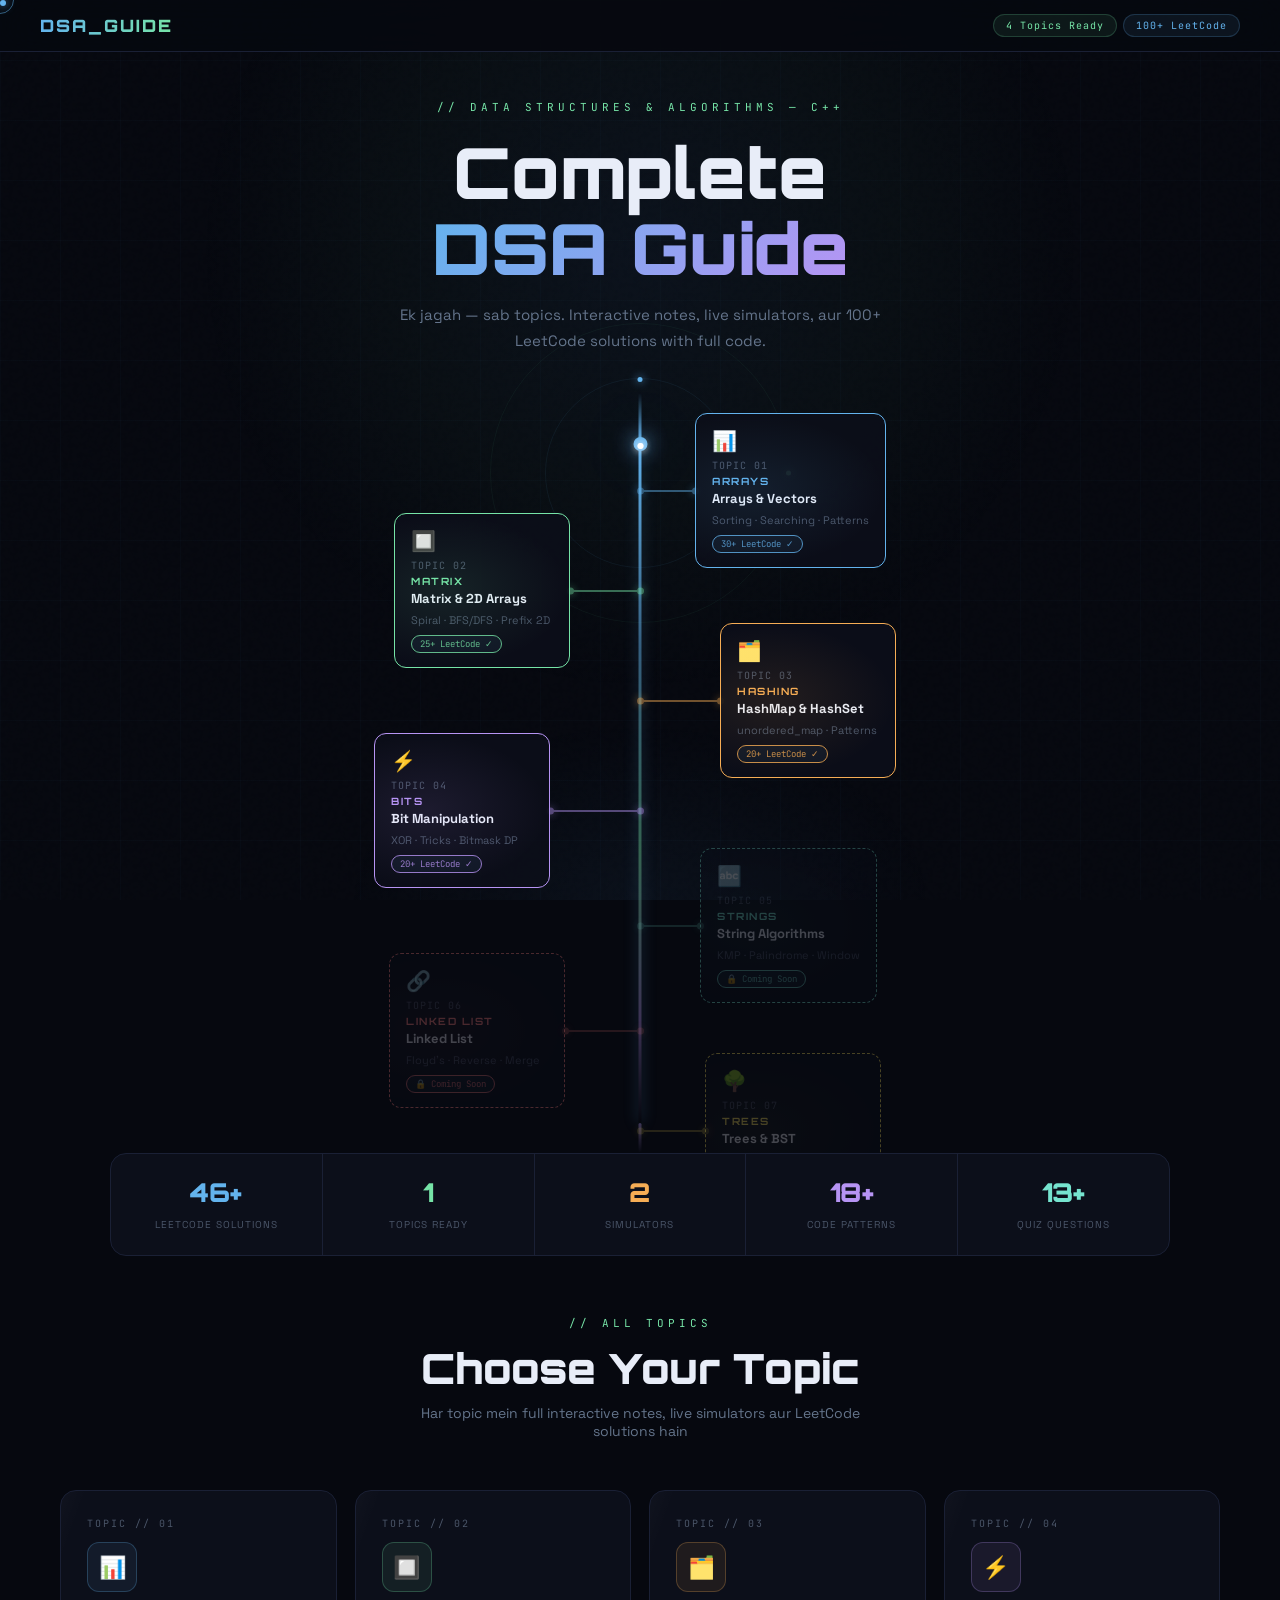
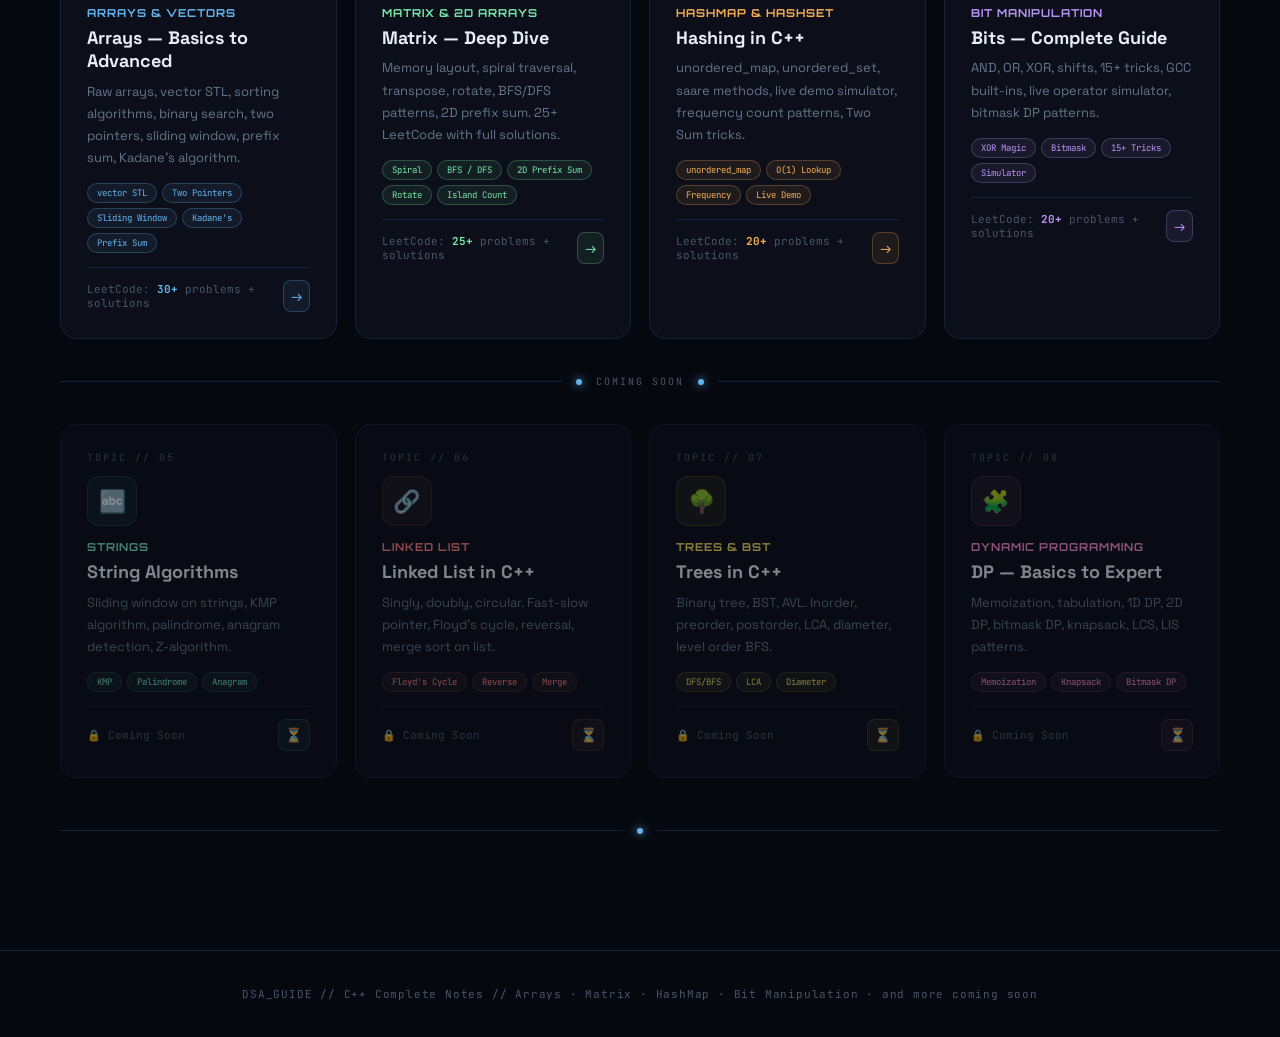
<file: index.html>
<!DOCTYPE html>
<html lang="hi">
<head>
<meta charset="UTF-8"/>
<meta name="viewport" content="width=device-width, initial-scale=1.0"/>
<title>DSA Guide — Complete Learning Hub</title>

<link rel="stylesheet" href="style.css">
<link href="https://fonts.googleapis.com/css2?family=Space+Grotesk:wght@300;400;500;600;700&family=Orbitron:wght@400;700;900&family=JetBrains+Mono:wght@400;600;700&display=swap" rel="stylesheet"/>


</head>
<body>

<div class="c-dot" id="cDot"></div>
<div class="c-ring" id="cRing"></div>
<div class="grid-bg"></div>
<div class="bglow"></div>

<!-- ── HEADER ── -->
<header class="site-header">
  <div class="logo">DSA_GUIDE</div>
  <div class="header-right">
    <span class="hbadge" style="background:rgba(118,228,167,.08);color:var(--c2);border:1px solid rgba(118,228,167,.2);">4 Topics Ready</span>
    <span class="hbadge" style="background:rgba(99,179,237,.08);color:var(--c1);border:1px solid rgba(99,179,237,.2);">100+ LeetCode</span>
  </div>
</header>

<!-- ── HERO ── -->
<section class="hero">
  <div class="hero-eyebrow">// DATA STRUCTURES & ALGORITHMS — C++</div>
  <h1 class="hero-title">
    <span class="t1">Complete</span>
    <span class="t2">DSA Guide</span>
  </h1>
  <p class="hero-sub">Ek jagah — sab topics. Interactive notes, live simulators, aur 100+ LeetCode solutions with full code.</p>

  <!-- 3D VISUALIZER -->
  <div class="viz3d">

    <!-- orbit rings decorative -->
    <div class="oring" style="width:190px;height:190px;border-color:rgba(99,179,237,.07);animation-duration:22s;transform:translate(-50%,-50%) rotate(0);">
      <div class="oring-dot" style="background:var(--c1);box-shadow:0 0 8px var(--c1);"></div>
    </div>
    <div class="oring" style="width:300px;height:300px;border-color:rgba(118,228,167,.05);animation-duration:32s;animation-direction:reverse;transform:translate(-50%,-50%) rotate(90deg);">
      <div class="oring-dot" style="background:var(--c2);box-shadow:0 0 8px var(--c2);"></div>
    </div>

    <!-- CENTRAL STICK -->
    <div class="stick-wrap">
      <div class="stick-top"></div>
      <div class="stick-main">
        <div class="stick-tip"></div>
        <div class="stick-bead" style="animation-duration:3.5s;animation-delay:0s;"></div>
        <div class="stick-bead" style="animation-duration:3.5s;animation-delay:-1.75s;"></div>
      </div>
      <div class="stick-bottom"></div>
    </div>

    <!-- ─── NODES ─── -->
    <!-- Each node: position absolute left:50% for right nodes, right:50%+left:auto for left -->
    <!-- RIGHT nodes go to the right of stick, LEFT nodes go to the left -->

    <!-- 01 Arrays — RIGHT, y=20 -->
    <a href="Array/index.html" class="node right" style="top:20px;left:50%;" title="Arrays & Vectors">
      <div class="n-line" style="width:55px;--nc:var(--c1);"></div>
      <div class="n-card" style="--nc:var(--c1);--ng:rgba(99,179,237,.1);--fd:0s;">
        <div class="n-icon">📊</div>
        <div class="n-num">TOPIC 01</div>
        <div class="n-label">Arrays</div>
        <div class="n-title">Arrays & Vectors</div>
        <div class="n-desc">Sorting · Searching · Patterns</div>
        <span class="n-tag" style="--nc:var(--c1);">30+ LeetCode ✓</span>
      </div>
    </a>

    <!-- 02 Matrix — LEFT, y=120 -->
    <a href="MATRIX/index.html" class="node left" style="top:120px;right:50%;left:auto;" title="Matrix & 2D Arrays">
      <div class="n-line" style="width:70px;--nc:var(--c2);"></div>
      <div class="n-card" style="--nc:var(--c2);--ng:rgba(118,228,167,.1);--fd:-0.8s;">
        <div class="n-icon">🔲</div>
        <div class="n-num">TOPIC 02</div>
        <div class="n-label">Matrix</div>
        <div class="n-title">Matrix & 2D Arrays</div>
        <div class="n-desc">Spiral · BFS/DFS · Prefix 2D</div>
        <span class="n-tag" style="--nc:var(--c2);">25+ LeetCode ✓</span>
      </div>
    </a>

    <!-- 03 Hashing — RIGHT, y=230 -->
    <a href="HASHING/index.html" class="node right" style="top:230px;left:50%;" title="HashMap & HashSet">
      <div class="n-line" style="width:80px;--nc:var(--c3);"></div>
      <div class="n-card" style="--nc:var(--c3);--ng:rgba(246,173,85,.1);--fd:-1.5s;">
        <div class="n-icon">🗂️</div>
        <div class="n-num">TOPIC 03</div>
        <div class="n-label">Hashing</div>
        <div class="n-title">HashMap & HashSet</div>
        <div class="n-desc">unordered_map · Patterns</div>
        <span class="n-tag" style="--nc:var(--c3);">20+ LeetCode ✓</span>
      </div>
    </a>

    <!-- 04 Bit Manipulation — LEFT, y=340 -->
    <a href="BIT_MANIPULATION/index.html" class="node left" style="top:340px;right:50%;left:auto;" title="Bit Manipulation">
      <div class="n-line" style="width:90px;--nc:var(--c5);"></div>
      <div class="n-card" style="--nc:var(--c5);--ng:rgba(183,148,244,.1);--fd:-2.2s;">
        <div class="n-icon">⚡</div>
        <div class="n-num">TOPIC 04</div>
        <div class="n-label">Bits</div>
        <div class="n-title">Bit Manipulation</div>
        <div class="n-desc">XOR · Tricks · Bitmask DP</div>
        <span class="n-tag" style="--nc:var(--c5);">20+ LeetCode ✓</span>
      </div>
    </a>

    <!-- 05 Strings — RIGHT, y=455 (COMING SOON) -->
    <div class="node right n-lock" style="top:455px;left:50%;">
      <div class="n-line" style="width:60px;--nc:var(--c7);opacity:.25;"></div>
      <div class="n-card" style="--nc:var(--c7);--ng:rgba(118,228,207,.06);--fd:-0.4s;opacity:.5;border-style:dashed;">
        <div class="n-icon">🔤</div>
        <div class="n-num">TOPIC 05</div>
        <div class="n-label">Strings</div>
        <div class="n-title">String Algorithms</div>
        <div class="n-desc">KMP · Palindrome · Window</div>
        <span class="n-tag" style="--nc:var(--c7);">🔒 Coming Soon</span>
      </div>
    </div>

    <!-- 06 Linked List — LEFT, y=560 (COMING SOON) -->
    <div class="node left n-lock" style="top:560px;right:50%;left:auto;">
      <div class="n-line" style="width:75px;--nc:var(--c4);opacity:.25;"></div>
      <div class="n-card" style="--nc:var(--c4);--ng:rgba(252,129,129,.06);--fd:-3s;opacity:.5;border-style:dashed;">
        <div class="n-icon">🔗</div>
        <div class="n-num">TOPIC 06</div>
        <div class="n-label">Linked List</div>
        <div class="n-title">Linked List</div>
        <div class="n-desc">Floyd's · Reverse · Merge</div>
        <span class="n-tag" style="--nc:var(--c4);">🔒 Coming Soon</span>
      </div>
    </div>

    <!-- 07 Trees — RIGHT, y=660 (COMING SOON) -->
    <div class="node right n-lock" style="top:660px;left:50%;">
      <div class="n-line" style="width:65px;--nc:var(--c6);opacity:.25;"></div>
      <div class="n-card" style="--nc:var(--c6);--ng:rgba(246,224,94,.05);--fd:-1.2s;opacity:.5;border-style:dashed;">
        <div class="n-icon">🌳</div>
        <div class="n-num">TOPIC 07</div>
        <div class="n-label">Trees</div>
        <div class="n-title">Trees & BST</div>
        <div class="n-desc">DFS · BFS · LCA · Diameter</div>
        <span class="n-tag" style="--nc:var(--c6);">🔒 Coming Soon</span>
      </div>
    </div>

  </div><!-- /viz3d -->
</section>

<!-- ── STATS ── -->
<div class="stats-wrap reveal">
  <div class="stats-bar">
    <div class="stat-item" style="--sc:var(--c1);"><span class="stat-num" data-target="100">0</span><span class="stat-label">LeetCode Solutions</span></div>
    <div class="stat-item" style="--sc:var(--c2);"><span class="stat-num" data-target="4">0</span><span class="stat-label">Topics Ready</span></div>
    <div class="stat-item" style="--sc:var(--c3);"><span class="stat-num" data-target="6">0</span><span class="stat-label">Simulators</span></div>
    <div class="stat-item" style="--sc:var(--c5);"><span class="stat-num" data-target="40">0</span><span class="stat-label">Code Patterns</span></div>
    <div class="stat-item" style="--sc:var(--c7);"><span class="stat-num" data-target="30">0</span><span class="stat-label">Quiz Questions</span></div>
  </div>
</div>

<!-- ── TOPICS GRID ── -->
<div class="main-section" id="topics">
  <div class="sec-hdr reveal">
    <div class="sec-eye">// ALL TOPICS</div>
    <h2 class="sec-title">Choose Your Topic</h2>
    <p class="sec-sub">Har topic mein full interactive notes, live simulators aur LeetCode solutions hain</p>
  </div>

  <!-- AVAILABLE -->
  <div class="cards-grid reveal">

    <!-- Arrays -->
    <a href="Array/index.html" class="t-card" style="--cc:var(--c1);--cg:rgba(99,179,237,.07);--cib:rgba(99,179,237,.08);--cib2:rgba(99,179,237,.25);">
      <div class="tc-num">TOPIC // 01</div>
      <div class="tc-icon">📊</div>
      <div class="tc-cat" style="color:var(--c1);">Arrays & Vectors</div>
      <div class="tc-name">Arrays — Basics to Advanced</div>
      <div class="tc-desc">Raw arrays, vector STL, sorting algorithms, binary search, two pointers, sliding window, prefix sum, Kadane's algorithm.</div>
      <div class="tc-tags">
        <span class="tc-tag">vector STL</span>
        <span class="tc-tag">Two Pointers</span>
        <span class="tc-tag">Sliding Window</span>
        <span class="tc-tag">Kadane's</span>
        <span class="tc-tag">Prefix Sum</span>
      </div>
      <div class="tc-foot">
        <div class="tc-info">LeetCode: <b>30+</b> problems + solutions</div>
        <div class="tc-arrow">→</div>
      </div>
    </a>

    <!-- Matrix -->
    <a href="MATRIX/index.html" class="t-card" style="--cc:var(--c2);--cg:rgba(118,228,167,.07);--cib:rgba(118,228,167,.08);--cib2:rgba(118,228,167,.25);">
      <div class="tc-num">TOPIC // 02</div>
      <div class="tc-icon">🔲</div>
      <div class="tc-cat" style="color:var(--c2);">Matrix & 2D Arrays</div>
      <div class="tc-name">Matrix — Deep Dive</div>
      <div class="tc-desc">Memory layout, spiral traversal, transpose, rotate, BFS/DFS patterns, 2D prefix sum. 25+ LeetCode with full solutions.</div>
      <div class="tc-tags">
        <span class="tc-tag">Spiral</span>
        <span class="tc-tag">BFS / DFS</span>
        <span class="tc-tag">2D Prefix Sum</span>
        <span class="tc-tag">Rotate</span>
        <span class="tc-tag">Island Count</span>
      </div>
      <div class="tc-foot">
        <div class="tc-info">LeetCode: <b>25+</b> problems + solutions</div>
        <div class="tc-arrow" style="--cc:var(--c2);">→</div>
      </div>
    </a>

    <!-- Hashing -->
    <a href="HASHING/index.html" class="t-card" style="--cc:var(--c3);--cg:rgba(246,173,85,.07);--cib:rgba(246,173,85,.08);--cib2:rgba(246,173,85,.25);">
      <div class="tc-num">TOPIC // 03</div>
      <div class="tc-icon">🗂️</div>
      <div class="tc-cat" style="color:var(--c3);">HashMap & HashSet</div>
      <div class="tc-name">Hashing in C++</div>
      <div class="tc-desc">unordered_map, unordered_set, saare methods, live demo simulator, frequency count patterns, Two Sum tricks.</div>
      <div class="tc-tags">
        <span class="tc-tag">unordered_map</span>
        <span class="tc-tag">O(1) Lookup</span>
        <span class="tc-tag">Frequency</span>
        <span class="tc-tag">Live Demo</span>
      </div>
      <div class="tc-foot">
        <div class="tc-info">LeetCode: <b>20+</b> problems + solutions</div>
        <div class="tc-arrow" style="--cc:var(--c3);">→</div>
      </div>
    </a>

    <!-- Bit Manipulation -->
    <a href="BIT_MANIPULATION/index.html" class="t-card" style="--cc:var(--c5);--cg:rgba(183,148,244,.07);--cib:rgba(183,148,244,.08);--cib2:rgba(183,148,244,.25);">
      <div class="tc-num">TOPIC // 04</div>
      <div class="tc-icon">⚡</div>
      <div class="tc-cat" style="color:var(--c5);">Bit Manipulation</div>
      <div class="tc-name">Bits — Complete Guide</div>
      <div class="tc-desc">AND, OR, XOR, shifts, 15+ tricks, GCC built-ins, live operator simulator, bitmask DP patterns.</div>
      <div class="tc-tags">
        <span class="tc-tag">XOR Magic</span>
        <span class="tc-tag">Bitmask</span>
        <span class="tc-tag">15+ Tricks</span>
        <span class="tc-tag">Simulator</span>
      </div>
      <div class="tc-foot">
        <div class="tc-info">LeetCode: <b>20+</b> problems + solutions</div>
        <div class="tc-arrow" style="--cc:var(--c5);">→</div>
      </div>
    </a>

  </div>

  <div class="divider reveal">
    <div class="div-line"></div>
    <div class="div-dot"></div>
    <span style="font-family:'JetBrains Mono',monospace;font-size:10px;color:var(--muted);letter-spacing:2px;white-space:nowrap;">COMING SOON</span>
    <div class="div-dot"></div>
    <div class="div-line"></div>
  </div>

  <!-- COMING SOON CARDS -->
  <div class="cards-grid reveal">

    <div class="t-card locked" style="--cc:var(--c7);--cg:rgba(118,228,207,.05);--cib:rgba(118,228,207,.06);--cib2:rgba(118,228,207,.15);">
      <div class="tc-num">TOPIC // 05</div>
      <div class="tc-icon">🔤</div>
      <div class="tc-cat" style="color:var(--c7);">Strings</div>
      <div class="tc-name">String Algorithms</div>
      <div class="tc-desc">Sliding window on strings, KMP algorithm, palindrome, anagram detection, Z-algorithm.</div>
      <div class="tc-tags"><span class="tc-tag">KMP</span><span class="tc-tag">Palindrome</span><span class="tc-tag">Anagram</span></div>
      <div class="tc-foot"><div class="tc-info" style="color:var(--muted);">🔒 Coming Soon</div><div class="tc-arrow" style="--cc:var(--c7);">⏳</div></div>
    </div>

    <div class="t-card locked" style="--cc:var(--c4);--cg:rgba(252,129,129,.05);--cib:rgba(252,129,129,.06);--cib2:rgba(252,129,129,.15);">
      <div class="tc-num">TOPIC // 06</div>
      <div class="tc-icon">🔗</div>
      <div class="tc-cat" style="color:var(--c4);">Linked List</div>
      <div class="tc-name">Linked List in C++</div>
      <div class="tc-desc">Singly, doubly, circular. Fast-slow pointer, Floyd's cycle, reversal, merge sort on list.</div>
      <div class="tc-tags"><span class="tc-tag">Floyd's Cycle</span><span class="tc-tag">Reverse</span><span class="tc-tag">Merge</span></div>
      <div class="tc-foot"><div class="tc-info" style="color:var(--muted);">🔒 Coming Soon</div><div class="tc-arrow" style="--cc:var(--c4);">⏳</div></div>
    </div>

    <div class="t-card locked" style="--cc:var(--c6);--cg:rgba(246,224,94,.04);--cib:rgba(246,224,94,.06);--cib2:rgba(246,224,94,.15);">
      <div class="tc-num">TOPIC // 07</div>
      <div class="tc-icon">🌳</div>
      <div class="tc-cat" style="color:var(--c6);">Trees & BST</div>
      <div class="tc-name">Trees in C++</div>
      <div class="tc-desc">Binary tree, BST, AVL. Inorder, preorder, postorder, LCA, diameter, level order BFS.</div>
      <div class="tc-tags"><span class="tc-tag">DFS/BFS</span><span class="tc-tag">LCA</span><span class="tc-tag">Diameter</span></div>
      <div class="tc-foot"><div class="tc-info" style="color:var(--muted);">🔒 Coming Soon</div><div class="tc-arrow" style="--cc:var(--c6);">⏳</div></div>
    </div>

    <div class="t-card locked" style="--cc:var(--c8);--cg:rgba(252,141,211,.04);--cib:rgba(252,141,211,.06);--cib2:rgba(252,141,211,.15);">
      <div class="tc-num">TOPIC // 08</div>
      <div class="tc-icon">🧩</div>
      <div class="tc-cat" style="color:var(--c8);">Dynamic Programming</div>
      <div class="tc-name">DP — Basics to Expert</div>
      <div class="tc-desc">Memoization, tabulation, 1D DP, 2D DP, bitmask DP, knapsack, LCS, LIS patterns.</div>
      <div class="tc-tags"><span class="tc-tag">Memoization</span><span class="tc-tag">Knapsack</span><span class="tc-tag">Bitmask DP</span></div>
      <div class="tc-foot"><div class="tc-info" style="color:var(--muted);">🔒 Coming Soon</div><div class="tc-arrow" style="--cc:var(--c8);">⏳</div></div>
    </div>

  </div>

  <!-- HOW TO USE -->
  <div class="divider reveal" style="margin-top:50px;">
    <div class="div-line"></div>
    <div class="div-dot"></div>
    <div class="div-line"></div>
  </div>


  </div>

</div>

<footer class="footer">
  DSA_GUIDE // C++ Complete Notes // Arrays · Matrix · HashMap · Bit Manipulation · and more coming soon
</footer>
<script src="script.js"></script>
</body>
</html>
</file>
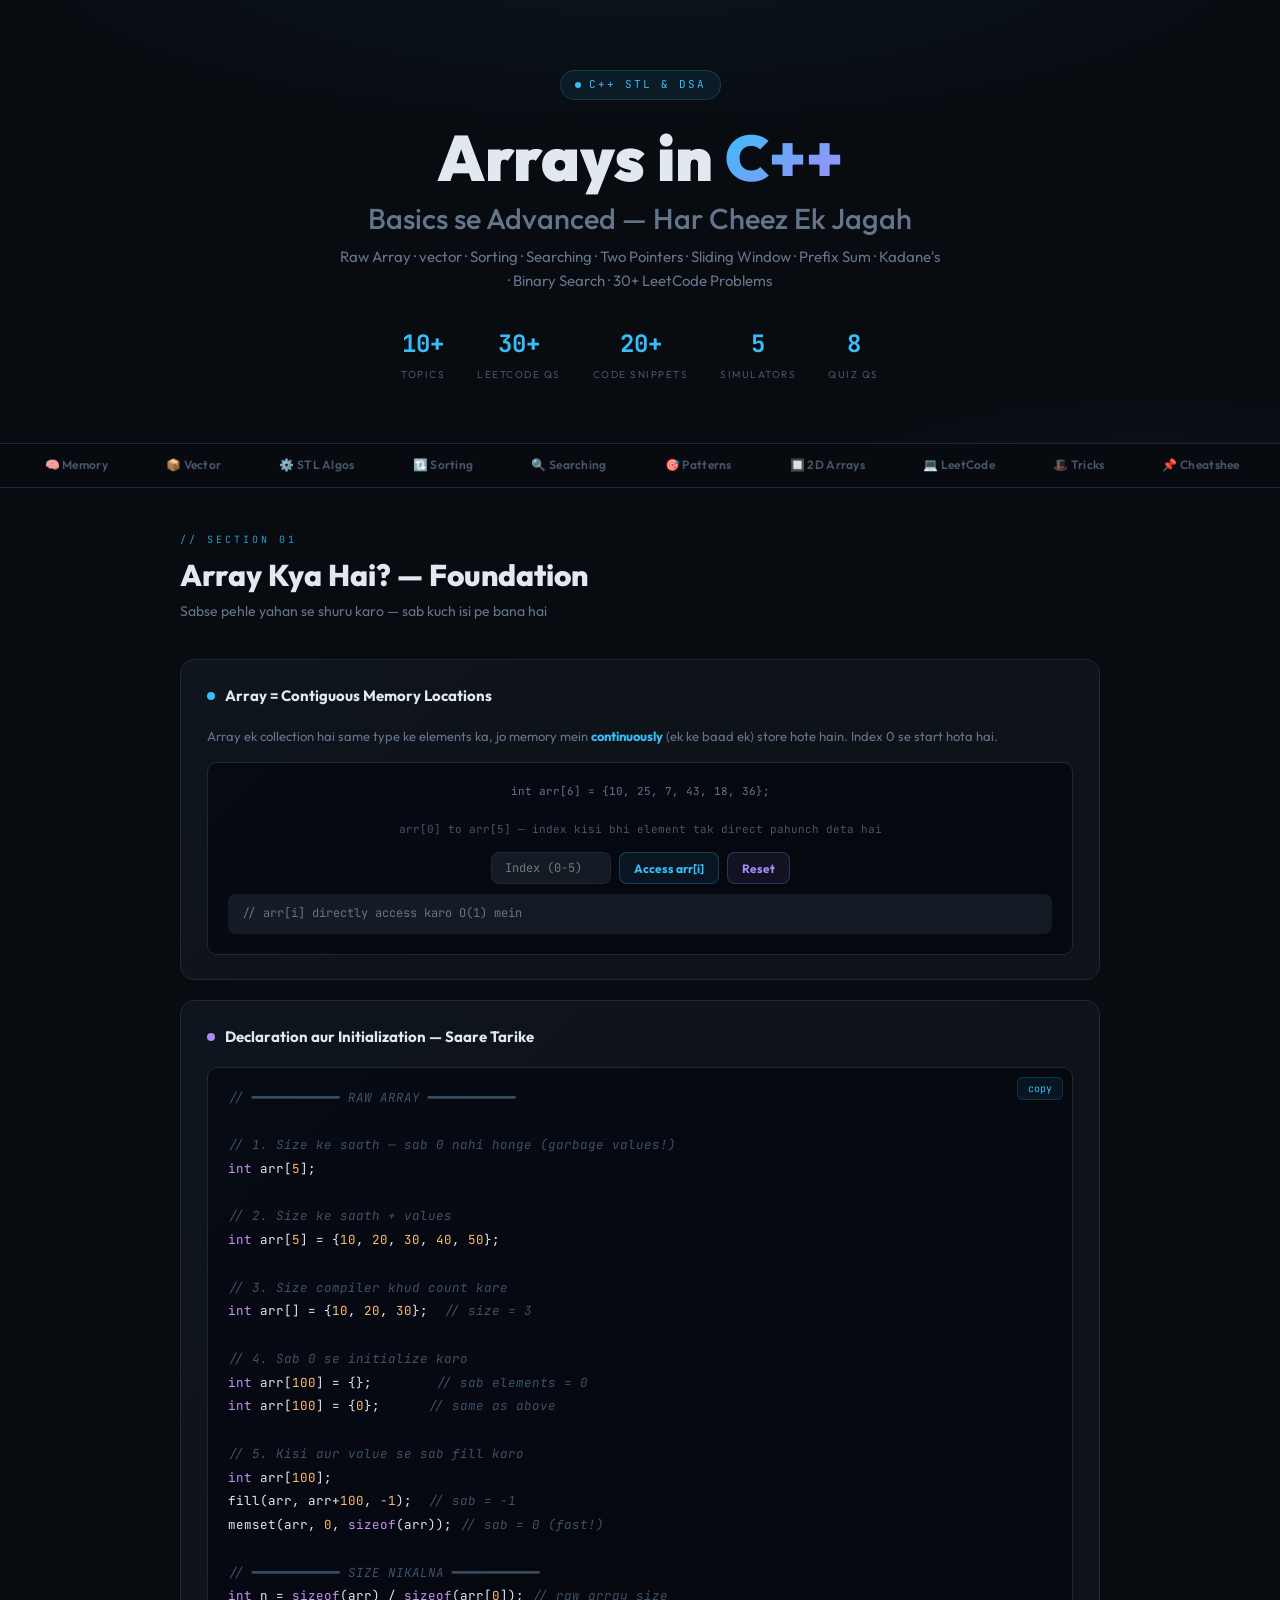
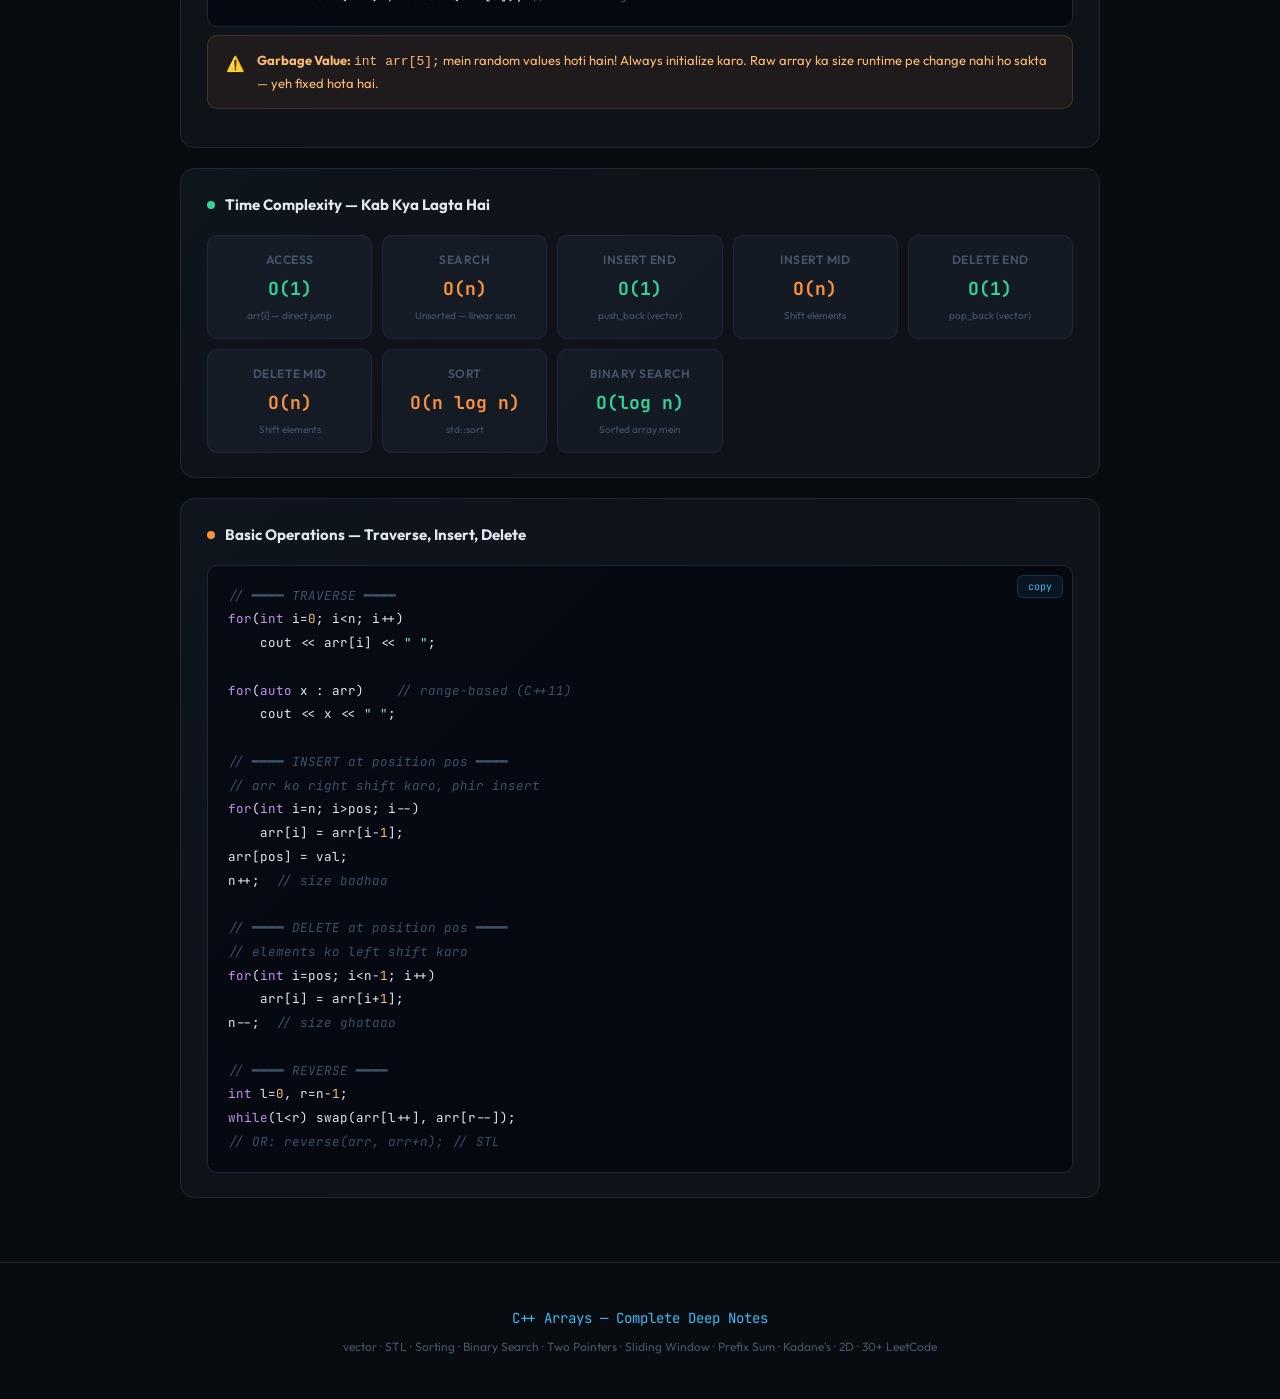
<file: array.html>
<!DOCTYPE html>
<html lang="hi">
<head>
<meta charset="UTF-8"/>
<meta name="viewport" content="width=device-width, initial-scale=1.0"/>
<title>C++ Arrays — Complete Deep Notes</title>

<link href="https://fonts.googleapis.com/css2?family=JetBrains+Mono:wght@400;500;600;700&family=Outfit:wght@300;400;500;600;700;800;900&display=swap" rel="stylesheet"/>
<link rel="stylesheet" href="array.css">
<script src="array.js"></script>

</head>
<body>

<!-- ═══════════════════ HERO ═══════════════════ -->
<div class="hero">
  <div class="hero-eyebrow"><span class="hero-dot"></span>C++ STL &amp; DSA</div>
  <h1>Arrays in <span class="hl">C++</span></h1>
  <h1 style="font-size:clamp(1.1rem,2.5vw,1.8rem);font-weight:500;color:var(--dim);margin-top:6px;">Basics se Advanced — Har Cheez Ek Jagah</h1>
  <p class="hero-sub">Raw Array · vector · Sorting · Searching · Two Pointers · Sliding Window · Prefix Sum · Kadane's · Binary Search · 30+ LeetCode Problems</p>
  <div class="stats-row">
    <div class="stat"><div class="stat-num">10+</div><div class="stat-label">Topics</div></div>
    <div class="stat"><div class="stat-num">30+</div><div class="stat-label">LeetCode Qs</div></div>
    <div class="stat"><div class="stat-num">20+</div><div class="stat-label">Code Snippets</div></div>
    <div class="stat"><div class="stat-num">5</div><div class="stat-label">Simulators</div></div>
    <div class="stat"><div class="stat-num">8</div><div class="stat-label">Quiz Qs</div></div>
  </div>
</div>

<!-- ═══════════════════ NAV ═══════════════════ -->
<div class="nav-wrapper">
<nav class="nav-bar" id="navbar">
  <button class="nav-btn active" onclick="S('basics',this)">🔢 Basics</button>
  <button class="nav-btn" onclick="S('memory',this)">🧠 Memory</button>
  <button class="nav-btn" onclick="S('vector',this)">📦 Vector</button>
  <button class="nav-btn" onclick="S('stl',this)">⚙️ STL Algos</button>
  <button class="nav-btn" onclick="S('sorting',this)">🔃 Sorting</button>
  <button class="nav-btn" onclick="S('searching',this)">🔍 Searching</button>
  <button class="nav-btn" onclick="S('patterns',this)">🎯 Patterns</button>
  <button class="nav-btn" onclick="S('2d',this)">🔲 2D Arrays</button>
  <button class="nav-btn" onclick="S('leetcode',this)">💻 LeetCode</button>
  <button class="nav-btn" onclick="S('tricks',this)">🎩 Tricks</button>
  <button class="nav-btn" onclick="S('cheat',this)">📌 Cheatsheet</button>
  <button class="nav-btn" onclick="S('quiz',this)">🧠 Quiz</button>
</nav>
</div>

<div class="container">

<!-- ═══════════════════ BASICS ═══════════════════ -->
<div id="basics" class="section active">
  <div class="sec-header">
    <div class="sec-tag">// SECTION 01</div>
    <div class="sec-title">Array Kya Hai? — Foundation</div>
    <div class="sec-sub">Sabse pehle yahan se shuru karo — sab kuch isi pe bana hai</div>
  </div>

  <div class="card">
    <div class="card-title"><span class="dot da"></span> Array = Contiguous Memory Locations</div>
    <p style="font-size:13px;color:var(--dim);margin-bottom:16px;">Array ek collection hai same type ke elements ka, jo memory mein <strong style="color:var(--accent)">continuously</strong> (ek ke baad ek) store hote hain. Index 0 se start hota hai.</p>
    <div class="arr-viz">
      <div class="arr-label">int arr[6] = {10, 25, 7, 43, 18, 36};</div>
      <div class="arr-boxes" id="basicArr"></div>
      <div style="text-align:center;font-family:'JetBrains Mono',monospace;font-size:11px;color:var(--muted);margin-top:6px;">arr[0] to arr[5] — index kisi bhi element tak direct pahunch deta hai</div>
      <div class="arr-controls">
        <input class="ainp" id="accessIdx" type="number" placeholder="Index (0-5)" min="0" max="5" style="width:120px;"/>
        <button class="abtn abtn-b" onclick="accessElem()">Access arr[i]</button>
        <button class="abtn abtn-p" onclick="resetBasicArr()">Reset</button>
      </div>
      <div class="alog" id="accessLog">// arr[i] directly access karo O(1) mein</div>
    </div>
  </div>

  <div class="card">
    <div class="card-title"><span class="dot db"></span> Declaration aur Initialization — Saare Tarike</div>
    <div class="code-wrap">
      <button class="copy-btn" onclick="cp(this)">copy</button>
      <pre><span class="cm">// ━━━━━━━━━━━ RAW ARRAY ━━━━━━━━━━━</span>

<span class="cm">// 1. Size ke saath — sab 0 nahi honge (garbage values!)</span>
<span class="kw">int</span> arr[<span class="num">5</span>];

<span class="cm">// 2. Size ke saath + values</span>
<span class="kw">int</span> arr[<span class="num">5</span>] = {<span class="num">10</span>, <span class="num">20</span>, <span class="num">30</span>, <span class="num">40</span>, <span class="num">50</span>};

<span class="cm">// 3. Size compiler khud count kare</span>
<span class="kw">int</span> arr[] = {<span class="num">10</span>, <span class="num">20</span>, <span class="num">30</span>};  <span class="cm">// size = 3</span>

<span class="cm">// 4. Sab 0 se initialize karo</span>
<span class="kw">int</span> arr[<span class="num">100</span>] = {};        <span class="cm">// sab elements = 0</span>
<span class="kw">int</span> arr[<span class="num">100</span>] = {<span class="num">0</span>};      <span class="cm">// same as above</span>

<span class="cm">// 5. Kisi aur value se sab fill karo</span>
<span class="kw">int</span> arr[<span class="num">100</span>];
fill(arr, arr+<span class="num">100</span>, <span class="num">-1</span>);  <span class="cm">// sab = -1</span>
memset(arr, <span class="num">0</span>, <span class="kw">sizeof</span>(arr)); <span class="cm">// sab = 0 (fast!)</span>

<span class="cm">// ━━━━━━━━━━━ SIZE NIKALNA ━━━━━━━━━━━</span>
<span class="kw">int</span> n = <span class="kw">sizeof</span>(arr) / <span class="kw">sizeof</span>(arr[<span class="num">0</span>]); <span class="cm">// raw array size</span>
</pre>
    </div>
    <div class="alert aw" style="margin-top:8px;">
      <span class="ai-icon">⚠️</span>
      <div><strong>Garbage Value:</strong> <code>int arr[5];</code> mein random values hoti hain! Always initialize karo. Raw array ka size runtime pe change nahi ho sakta — yeh fixed hota hai.</div>
    </div>
  </div>

  <div class="card">
    <div class="card-title"><span class="dot dc"></span> Time Complexity — Kab Kya Lagta Hai</div>
    <div class="cx-grid">
      <div class="cx-box"><div class="cx-op">Access</div><div class="cx-val" style="color:var(--accent3);">O(1)</div><div class="cx-note">arr[i] — direct jump</div></div>
      <div class="cx-box"><div class="cx-op">Search</div><div class="cx-val" style="color:var(--accent4);">O(n)</div><div class="cx-note">Unsorted — linear scan</div></div>
      <div class="cx-box"><div class="cx-op">Insert End</div><div class="cx-val" style="color:var(--accent3);">O(1)</div><div class="cx-note">push_back (vector)</div></div>
      <div class="cx-box"><div class="cx-op">Insert Mid</div><div class="cx-val" style="color:var(--accent4);">O(n)</div><div class="cx-note">Shift elements</div></div>
      <div class="cx-box"><div class="cx-op">Delete End</div><div class="cx-val" style="color:var(--accent3);">O(1)</div><div class="cx-note">pop_back (vector)</div></div>
      <div class="cx-box"><div class="cx-op">Delete Mid</div><div class="cx-val" style="color:var(--accent4);">O(n)</div><div class="cx-note">Shift elements</div></div>
      <div class="cx-box"><div class="cx-op">Sort</div><div class="cx-val" style="color:var(--accent4);">O(n log n)</div><div class="cx-note">std::sort</div></div>
      <div class="cx-box"><div class="cx-op">Binary Search</div><div class="cx-val" style="color:var(--accent3);">O(log n)</div><div class="cx-note">Sorted array mein</div></div>
    </div>
  </div>

  <div class="card">
    <div class="card-title"><span class="dot dd"></span> Basic Operations — Traverse, Insert, Delete</div>
    <div class="code-wrap">
      <button class="copy-btn" onclick="cp(this)">copy</button>
      <pre><span class="cm">// ━━━━ TRAVERSE ━━━━</span>
<span class="kw">for</span>(<span class="kw">int</span> i=<span class="num">0</span>; i&lt;n; i++)
    cout &lt;&lt; arr[i] &lt;&lt; <span class="str">" "</span>;

<span class="kw">for</span>(<span class="kw">auto</span> x : arr)    <span class="cm">// range-based (C++11)</span>
    cout &lt;&lt; x &lt;&lt; <span class="str">" "</span>;

<span class="cm">// ━━━━ INSERT at position pos ━━━━</span>
<span class="cm">// arr ko right shift karo, phir insert</span>
<span class="kw">for</span>(<span class="kw">int</span> i=n; i&gt;pos; i--)
    arr[i] = arr[i-<span class="num">1</span>];
arr[pos] = val;
n++;  <span class="cm">// size badhao</span>

<span class="cm">// ━━━━ DELETE at position pos ━━━━</span>
<span class="cm">// elements ko left shift karo</span>
<span class="kw">for</span>(<span class="kw">int</span> i=pos; i&lt;n-<span class="num">1</span>; i++)
    arr[i] = arr[i+<span class="num">1</span>];
n--;  <span class="cm">// size ghataao</span>

<span class="cm">// ━━━━ REVERSE ━━━━</span>
<span class="kw">int</span> l=<span class="num">0</span>, r=n-<span class="num">1</span>;
<span class="kw">while</span>(l&lt;r) swap(arr[l++], arr[r--]);
<span class="cm">// OR: reverse(arr, arr+n); // STL</span>
</pre>
    </div>
  </div>
</div>

<!-- ═══════════════════ MEMORY ═══════════════════ -->
<div id="memory" class="section">
  <div class="sec-header">
    <div class="sec-tag">// SECTION 02</div>
    <div class="sec-title">Memory Layout — Andar se Samjho</div>
    <div class="sec-sub">Array memory mein kaise store hota hai — pointers ka connection</div>
  </div>

  <div class="card">
    <div class="card-title"><span class="dot da"></span> Contiguous Memory — Visualization</div>
    <p style="font-size:13px;color:var(--dim);margin-bottom:4px;">int arr[5] mein har element 4 bytes leta hai (int = 4 bytes). Address = base + index × size</p>
    <div class="arr-viz" style="overflow-x:auto;">
      <div class="mem-grid" id="memGrid">
        <div class="mem-row"><span class="mem-arrow" style="width:70px;text-align:right;font-size:11px;color:var(--muted);">Address</span><span style="flex:1;text-align:center;font-size:11px;color:var(--muted);font-family:'JetBrains Mono',monospace;">Value</span><span style="width:60px;text-align:center;font-size:11px;color:var(--muted);">Index</span></div>
        <div class="mem-row"><span class="mem-addr">0x1000</span><div class="mem-cell used">10</div><span style="font-family:'JetBrains Mono',monospace;font-size:11px;color:var(--accent);width:60px;text-align:center;">[0]</span></div>
        <div class="mem-row"><span class="mem-addr">0x1004</span><div class="mem-cell used">25</div><span style="font-family:'JetBrains Mono',monospace;font-size:11px;color:var(--accent);width:60px;text-align:center;">[1]</span></div>
        <div class="mem-row"><span class="mem-addr">0x1008</span><div class="mem-cell used">7</div><span style="font-family:'JetBrains Mono',monospace;font-size:11px;color:var(--accent);width:60px;text-align:center;">[2]</span></div>
        <div class="mem-row"><span class="mem-addr">0x100C</span><div class="mem-cell used">43</div><span style="font-family:'JetBrains Mono',monospace;font-size:11px;color:var(--accent);width:60px;text-align:center;">[3]</span></div>
        <div class="mem-row"><span class="mem-addr">0x1010</span><div class="mem-cell used">18</div><span style="font-family:'JetBrains Mono',monospace;font-size:11px;color:var(--accent);width:60px;text-align:center;">[4]</span></div>
      </div>
      <div style="text-align:center;font-family:'JetBrains Mono',monospace;font-size:11px;color:var(--muted);margin-top:10px;">Formula: &amp;arr[i] = base_address + i × sizeof(int) = 0x1000 + i × 4</div>
    </div>
  </div>

  <div class="card">
    <div class="card-title"><span class="dot db"></span> Array aur Pointer — Same Cheez!</div>
    <div class="code-wrap">
      <button class="copy-btn" onclick="cp(this)">copy</button>
      <pre><span class="kw">int</span> arr[] = {<span class="num">10</span>, <span class="num">25</span>, <span class="num">7</span>, <span class="num">43</span>, <span class="num">18</span>};

<span class="cm">// arr = pointer to first element!</span>
cout &lt;&lt; arr;       <span class="cm">// address of arr[0]</span>
cout &lt;&lt; *arr;      <span class="cm">// 10 (value at arr[0])</span>
cout &lt;&lt; *(arr+<span class="num">2</span>);  <span class="cm">// 7  (same as arr[2])</span>

<span class="cm">// arr[i] == *(arr+i) — EXACTLY SAME!</span>
<span class="kw">int</span>* p = arr;      <span class="cm">// pointer to array start</span>
cout &lt;&lt; p[<span class="num">3</span>];     <span class="cm">// 43 — pointer pe [] kaam karta hai</span>
cout &lt;&lt; *(p+<span class="num">3</span>);   <span class="cm">// 43 — same thing</span>

<span class="cm">// Pointer arithmetic</span>
p++;               <span class="cm">// next element ka address (p+4 bytes)</span>
cout &lt;&lt; *p;       <span class="cm">// 25</span>

<span class="cm">// Function mein array pass karna</span>
<span class="cm">// Always pointer banata hai — size khud pass karo!</span>
<span class="kw">void</span> <span class="fn">foo</span>(<span class="kw">int</span>* arr, <span class="kw">int</span> n) { <span class="cm">/* ... */</span> }
<span class="kw">void</span> <span class="fn">foo</span>(<span class="kw">int</span> arr[], <span class="kw">int</span> n) { <span class="cm">/* same as above */</span> }
</pre>
    </div>
    <div class="alert ai" style="margin-top:8px;">
      <span class="ai-icon">💡</span>
      <div><strong>Key insight:</strong> Array name ek pointer hai. <code>arr[i]</code> aur <code>*(arr+i)</code> bilkul same hain. Isliye array O(1) mein access hota hai — sirf ek addition aur dereference!</div>
    </div>
  </div>

  <div class="card">
    <div class="card-title"><span class="dot dc"></span> Pass by Value vs Reference — Critical!</div>
    <div class="code-wrap">
      <button class="copy-btn" onclick="cp(this)">copy</button>
      <pre><span class="cm">// ❌ Raw array pe sizeof kaam nahi karta function ke andar!</span>
<span class="kw">void</span> <span class="fn">wrong</span>(<span class="kw">int</span> arr[]) {
    <span class="kw">int</span> n = <span class="kw">sizeof</span>(arr)/<span class="kw">sizeof</span>(arr[<span class="num">0</span>]); <span class="cm">// BUG! n = 1 ya 2</span>
}

<span class="cm">// ✅ Sahi tarika — size alag pass karo</span>
<span class="kw">void</span> <span class="fn">correct</span>(<span class="kw">int</span> arr[], <span class="kw">int</span> n) { <span class="cm">/* n = actual size */</span> }

<span class="cm">// ✅ Modify karna ho toh pointer/reference</span>
<span class="kw">void</span> <span class="fn">modify</span>(<span class="kw">int</span>* arr, <span class="kw">int</span> n) {
    arr[<span class="num">0</span>] = <span class="num">999</span>; <span class="cm">// original array change hoga!</span>
}

<span class="cm">// ✅ BEST: vector use karo — size automatically!</span>
<span class="kw">void</span> <span class="fn">best</span>(<span class="ty">vector</span>&lt;<span class="kw">int</span>&gt;&amp; v) {
    <span class="kw">int</span> n = v.<span class="fn">size</span>(); <span class="cm">// ✓</span>
    v.<span class="fn">push_back</span>(<span class="num">100</span>); <span class="cm">// ✓ works!</span>
}
</pre>
    </div>
  </div>
</div>

<!-- ═══════════════════ VECTOR ═══════════════════ -->
<div id="vector" class="section">
  <div class="sec-header">
    <div class="sec-tag">// SECTION 03</div>
    <div class="sec-title">vector&lt;T&gt; — Dynamic Array</div>
    <div class="sec-sub">Raw array se 100x better — DSA mein yahi use karo</div>
  </div>

  <div class="alert ag">
    <span class="ai-icon">✅</span>
    <div><strong>Rule of thumb:</strong> C++ mein DSA ke liye <code>vector</code> use karo, raw array nahi. Auto resize hota hai, size() kaam karta hai, functions mein easily pass hota hai.</div>
  </div>

  <div class="card">
    <div class="card-title"><span class="dot da"></span> Create / Initialize — 8 Tarike</div>
    <div class="code-wrap">
      <button class="copy-btn" onclick="cp(this)">copy</button>
      <pre><span class="kw">#include</span> <span class="str">&lt;vector&gt;</span>
<span class="kw">using namespace</span> <span class="ty">std</span>;

<span class="cm">// 1. Empty vector</span>
<span class="ty">vector</span>&lt;<span class="kw">int</span>&gt; v;

<span class="cm">// 2. Size n with default 0</span>
<span class="ty">vector</span>&lt;<span class="kw">int</span>&gt; v(<span class="num">5</span>);          <span class="cm">// {0,0,0,0,0}</span>

<span class="cm">// 3. Size n with value k</span>
<span class="ty">vector</span>&lt;<span class="kw">int</span>&gt; v(<span class="num">5</span>, <span class="num">-1</span>);      <span class="cm">// {-1,-1,-1,-1,-1}</span>

<span class="cm">// 4. Initializer list</span>
<span class="ty">vector</span>&lt;<span class="kw">int</span>&gt; v = {<span class="num">10</span>, <span class="num">20</span>, <span class="num">30</span>};

<span class="cm">// 5. Copy from array</span>
<span class="kw">int</span> arr[] = {<span class="num">1</span>,<span class="num">2</span>,<span class="num">3</span>};
<span class="ty">vector</span>&lt;<span class="kw">int</span>&gt; v(arr, arr+<span class="num">3</span>);

<span class="cm">// 6. Copy constructor</span>
<span class="ty">vector</span>&lt;<span class="kw">int</span>&gt; v2(v);

<span class="cm">// 7. 2D vector (n×m)</span>
<span class="ty">vector</span>&lt;<span class="ty">vector</span>&lt;<span class="kw">int</span>&gt;&gt; grid(<span class="num">3</span>, <span class="ty">vector</span>&lt;<span class="kw">int</span>&gt;(<span class="num">4</span>, <span class="num">0</span>));

<span class="cm">// 8. Range se (slice like)</span>
<span class="ty">vector</span>&lt;<span class="kw">int</span>&gt; sub(v.<span class="fn">begin</span>()+<span class="num">1</span>, v.<span class="fn">begin</span>()+<span class="num">4</span>); <span class="cm">// v[1..3]</span>
</pre>
    </div>
  </div>

  <div class="card">
    <div class="card-title"><span class="dot dc"></span> All Important Methods</div>
    <table class="tbl">
      <tr><th>Method</th><th>Kaam</th><th>Time</th><th>Note</th></tr>
      <tr><td class="mono">v.push_back(x)</td><td>End mein add</td><td class="fast">O(1) amort</td><td style="font-size:12px;color:var(--dim)">Sabse common</td></tr>
      <tr><td class="mono">v.pop_back()</td><td>End se remove</td><td class="fast">O(1)</td><td style="font-size:12px;color:var(--dim)">Returns void!</td></tr>
      <tr><td class="mono">v.size()</td><td>Element count</td><td class="fast">O(1)</td><td style="font-size:12px;color:var(--dim)">size_t type (unsigned)</td></tr>
      <tr><td class="mono">v[i] / v.at(i)</td><td>Access element</td><td class="fast">O(1)</td><td style="font-size:12px;color:var(--dim)">at() throws on OOB</td></tr>
      <tr><td class="mono">v.front()/v.back()</td><td>First/Last element</td><td class="fast">O(1)</td><td style="font-size:12px;color:var(--dim)">Reference return</td></tr>
      <tr><td class="mono">v.insert(it, x)</td><td>Position pe insert</td><td class="slow">O(n)</td><td style="font-size:12px;color:var(--dim)">Shift hota hai</td></tr>
      <tr><td class="mono">v.erase(it)</td><td>Position se delete</td><td class="slow">O(n)</td><td style="font-size:12px;color:var(--dim)">Shift hota hai</td></tr>
      <tr><td class="mono">v.clear()</td><td>Sab delete</td><td class="slow">O(n)</td><td style="font-size:12px;color:var(--dim)">size=0, cap same</td></tr>
      <tr><td class="mono">v.empty()</td><td>Khaali hai?</td><td class="fast">O(1)</td><td style="font-size:12px;color:var(--dim)">bool return</td></tr>
      <tr><td class="mono">v.resize(n)</td><td>Size change karo</td><td class="slow">O(n)</td><td style="font-size:12px;color:var(--dim)">New elements = 0</td></tr>
      <tr><td class="mono">v.reserve(n)</td><td>Capacity set karo</td><td class="slow">O(n)</td><td style="font-size:12px;color:var(--dim)">Performance hack</td></tr>
      <tr><td class="mono">v.assign(n, val)</td><td>n copies of val</td><td class="slow">O(n)</td><td style="font-size:12px;color:var(--dim)">Sab replace</td></tr>
      <tr><td class="mono">v.begin()/v.end()</td><td>Iterators</td><td class="fast">O(1)</td><td style="font-size:12px;color:var(--dim)">For STL algos</td></tr>
      <tr><td class="mono">v.swap(v2)</td><td>Dono swap</td><td class="fast">O(1)</td><td style="font-size:12px;color:var(--dim)">O(1) — smart swap!</td></tr>
    </table>
  </div>

  <div class="card">
    <div class="card-title"><span class="dot dd"></span> Live vector Simulator</div>
    <div class="arr-viz">
      <div class="arr-label" id="vecLabel">vector&lt;int&gt; v = {} (size: 0)</div>
      <div class="arr-boxes" id="vecDisplay" style="min-height:60px;"></div>
      <div class="arr-controls">
        <input class="ainp" id="vecVal" placeholder="Value" style="width:80px;"/>
        <button class="abtn abtn-g" onclick="vecPush()">push_back</button>
        <button class="abtn abtn-r" onclick="vecPop()">pop_back</button>
        <input class="ainp" id="vecIdx" placeholder="idx" style="width:60px;"/>
        <button class="abtn abtn-b" onclick="vecAccess()">v[i]</button>
        <button class="abtn abtn-r" onclick="vecErase()">erase(i)</button>
        <button class="abtn abtn-o" onclick="vecClear()">clear()</button>
      </div>
      <div class="alog" id="vecLog">// push_back, pop_back, access try karo!</div>
    </div>
  </div>
</div>

<!-- ═══════════════════ STL ALGOS ═══════════════════ -->
<div id="stl" class="section">
  <div class="sec-header">
    <div class="sec-tag">// SECTION 04</div>
    <div class="sec-title">STL Algorithms — Ready-made Functions</div>
    <div class="sec-sub">Yeh sab #include &lt;algorithm&gt; mein hain — khud likhne ki zaroorat nahi</div>
  </div>

  <div class="card">
    <div class="card-title"><span class="dot da"></span> Most Used STL Functions</div>
    <div class="code-wrap">
      <button class="copy-btn" onclick="cp(this)">copy</button>
      <pre><span class="kw">#include</span> <span class="str">&lt;algorithm&gt;</span>
<span class="kw">#include</span> <span class="str">&lt;numeric&gt;</span>
<span class="ty">vector</span>&lt;<span class="kw">int</span>&gt; v = {<span class="num">3</span>,<span class="num">1</span>,<span class="num">4</span>,<span class="num">1</span>,<span class="num">5</span>,<span class="num">9</span>,<span class="num">2</span>,<span class="num">6</span>};

<span class="cm">// ━━━━ SORT / REVERSE ━━━━</span>
sort(v.<span class="fn">begin</span>(), v.<span class="fn">end</span>());             <span class="cm">// ascending</span>
sort(v.<span class="fn">begin</span>(), v.<span class="fn">end</span>(), greater&lt;<span class="kw">int</span>&gt;()); <span class="cm">// descending</span>
reverse(v.<span class="fn">begin</span>(), v.<span class="fn">end</span>());          <span class="cm">// reverse</span>

<span class="cm">// ━━━━ MIN / MAX ━━━━</span>
<span class="kw">int</span> mx = *max_element(v.<span class="fn">begin</span>(), v.<span class="fn">end</span>()); <span class="cm">// max value</span>
<span class="kw">int</span> mn = *min_element(v.<span class="fn">begin</span>(), v.<span class="fn">end</span>()); <span class="cm">// min value</span>
<span class="kw">auto</span> [mn2, mx2] = minmax_element(v.<span class="fn">begin</span>(), v.<span class="fn">end</span>()); <span class="cm">// both</span>

<span class="cm">// ━━━━ SUM / COUNT ━━━━</span>
<span class="kw">int</span> total = accumulate(v.<span class="fn">begin</span>(), v.<span class="fn">end</span>(), <span class="num">0</span>); <span class="cm">// sum</span>
<span class="kw">int</span> cnt = count(v.<span class="fn">begin</span>(), v.<span class="fn">end</span>(), <span class="num">5</span>);         <span class="cm">// count of 5s</span>

<span class="cm">// ━━━━ FIND ━━━━</span>
<span class="kw">auto</span> it = find(v.<span class="fn">begin</span>(), v.<span class="fn">end</span>(), <span class="num">9</span>);
<span class="kw">if</span>(it != v.<span class="fn">end</span>()) cout &lt;&lt; <span class="str">"Found at "</span> &lt;&lt; it-v.<span class="fn">begin</span>();

<span class="cm">// ━━━━ FILL / ROTATE / SHUFFLE ━━━━</span>
fill(v.<span class="fn">begin</span>(), v.<span class="fn">end</span>(), <span class="num">0</span>);           <span class="cm">// sab 0</span>
rotate(v.<span class="fn">begin</span>(), v.<span class="fn">begin</span>()+<span class="num">2</span>, v.<span class="fn">end</span>()); <span class="cm">// left rotate by 2</span>

<span class="cm">// ━━━━ UNIQUE (duplicates remove) ━━━━</span>
sort(v.<span class="fn">begin</span>(), v.<span class="fn">end</span>());               <span class="cm">// pehle sort karo!</span>
v.<span class="fn">erase</span>(unique(v.<span class="fn">begin</span>(), v.<span class="fn">end</span>()), v.<span class="fn">end</span>()); <span class="cm">// duplicates gone</span>

<span class="cm">// ━━━━ NEXT/PREV PERMUTATION ━━━━</span>
<span class="ty">vector</span>&lt;<span class="kw">int</span>&gt; p = {<span class="num">1</span>,<span class="num">2</span>,<span class="num">3</span>};
<span class="kw">do</span> { <span class="cm">/* print p */</span> } <span class="kw">while</span>(next_permutation(p.<span class="fn">begin</span>(), p.<span class="fn">end</span>()));
</pre>
    </div>
  </div>

  <div class="card">
    <div class="card-title"><span class="dot db"></span> Binary Search STL Functions (Sorted Array)</div>
    <div class="code-wrap">
      <button class="copy-btn" onclick="cp(this)">copy</button>
      <pre><span class="ty">vector</span>&lt;<span class="kw">int</span>&gt; v = {<span class="num">1</span>,<span class="num">2</span>,<span class="num">4</span>,<span class="num">4</span>,<span class="num">5</span>,<span class="num">7</span>,<span class="num">9</span>};

<span class="cm">// binary_search — sirf true/false</span>
binary_search(v.<span class="fn">begin</span>(), v.<span class="fn">end</span>(), <span class="num">5</span>); <span class="cm">// true</span>

<span class="cm">// lower_bound — first element >= val ka iterator</span>
<span class="kw">auto</span> lb = lower_bound(v.<span class="fn">begin</span>(), v.<span class="fn">end</span>(), <span class="num">4</span>);
<span class="cm">// *lb = 4, position = lb-v.begin() = 2</span>

<span class="cm">// upper_bound — first element > val ka iterator</span>
<span class="kw">auto</span> ub = upper_bound(v.<span class="fn">begin</span>(), v.<span class="fn">end</span>(), <span class="num">4</span>);
<span class="cm">// *ub = 5, position = ub-v.begin() = 4</span>

<span class="cm">// Count occurrences of 4:</span>
<span class="kw">int</span> cnt = ub - lb;  <span class="cm">// 4-2 = 2 ✓</span>

<span class="cm">// Index of element (if exists):</span>
<span class="kw">int</span> idx = lower_bound(v.<span class="fn">begin</span>(), v.<span class="fn">end</span>(), <span class="num">5</span>) - v.<span class="fn">begin</span>(); <span class="cm">// 4</span>
</pre>
    </div>
    <div class="alert at" style="margin-top:8px;">
      <span class="ai-icon">⭐</span>
      <div><strong>lower_bound vs upper_bound:</strong> lower_bound(x) = first position jahan x fit hoga. upper_bound(x) = first position jahan x ke baad kuch fit hoga. Dono milke range dete hain!</div>
    </div>
  </div>
</div>

<!-- ═══════════════════ SORTING ═══════════════════ -->
<div id="sorting" class="section">
  <div class="sec-header">
    <div class="sec-tag">// SECTION 05</div>
    <div class="sec-title">Sorting Algorithms</div>
    <div class="sec-sub">Samjho kaun sa kab use karo — aur visualizer se dekho</div>
  </div>

  <div class="card">
    <div class="card-title"><span class="dot da"></span> Sorting Comparison Table</div>
    <table class="tbl">
      <tr><th>Algorithm</th><th>Best</th><th>Average</th><th>Worst</th><th>Space</th><th>Stable?</th><th>Use When</th></tr>
      <tr><td style="font-weight:700;color:var(--accent)">std::sort</td><td class="fast">O(n log n)</td><td class="fast">O(n log n)</td><td class="fast">O(n log n)</td><td class="fast">O(log n)</td><td style="color:var(--muted)">No</td><td style="font-size:11px;color:var(--dim)">Hamesha — fastest!</td></tr>
      <tr><td style="font-weight:700;color:var(--accent3)">stable_sort</td><td class="fast">O(n log n)</td><td class="fast">O(n log n)</td><td class="fast">O(n log n)</td><td class="slow">O(n)</td><td style="color:var(--accent3)">Yes ✓</td><td style="font-size:11px;color:var(--dim)">Equal elements ka order preserve</td></tr>
      <tr><td style="font-weight:700">Bubble Sort</td><td class="fast">O(n)</td><td class="slow">O(n²)</td><td class="slow">O(n²)</td><td class="fast">O(1)</td><td style="color:var(--accent3)">Yes</td><td style="font-size:11px;color:var(--dim)">Sirf theory mein</td></tr>
      <tr><td style="font-weight:700">Selection Sort</td><td class="slow">O(n²)</td><td class="slow">O(n²)</td><td class="slow">O(n²)</td><td class="fast">O(1)</td><td style="color:var(--muted)">No</td><td style="font-size:11px;color:var(--dim)">Sirf samajhne ke liye</td></tr>
      <tr><td style="font-weight:700">Insertion Sort</td><td class="fast">O(n)</td><td class="slow">O(n²)</td><td class="slow">O(n²)</td><td class="fast">O(1)</td><td style="color:var(--accent3)">Yes</td><td style="font-size:11px;color:var(--dim)">Small/nearly sorted</td></tr>
      <tr><td style="font-weight:700">Merge Sort</td><td class="fast">O(n log n)</td><td class="fast">O(n log n)</td><td class="fast">O(n log n)</td><td class="slow">O(n)</td><td style="color:var(--accent3)">Yes</td><td style="font-size:11px;color:var(--dim)">Stable + external sort</td></tr>
      <tr><td style="font-weight:700">Quick Sort</td><td class="fast">O(n log n)</td><td class="fast">O(n log n)</td><td class="slow">O(n²)</td><td class="fast">O(log n)</td><td style="color:var(--muted)">No</td><td style="font-size:11px;color:var(--dim)">Practical fastest avg</td></tr>
    </table>
  </div>

  <div class="card">
    <div class="card-title"><span class="dot dc"></span> Sort Visualizer — Step by Step</div>
    <div class="arr-viz">
      <div style="display:flex;gap:8px;margin-bottom:12px;flex-wrap:wrap;">
        <select id="sortAlgo" class="ainp" style="width:150px;">
          <option value="bubble">Bubble Sort</option>
          <option value="selection">Selection Sort</option>
          <option value="insertion">Insertion Sort</option>
        </select>
        <button class="abtn abtn-b" onclick="startSort()">▶ Start</button>
        <button class="abtn abtn-p" onclick="resetSort()">Reset</button>
        <span style="font-size:12px;color:var(--muted);align-self:center;">Speed: <input type="range" id="sortSpeed" min="100" max="900" value="500" style="vertical-align:middle;width:80px;"/></span>
      </div>
      <div class="sort-bar-wrap" id="sortBars"></div>
      <div class="alog" id="sortLog">// Sort algo select karo aur Start dabao</div>
    </div>
  </div>

  <div class="card">
    <div class="card-title"><span class="dot db"></span> Sorting Code — All Algorithms</div>
    <div class="code-wrap">
      <button class="copy-btn" onclick="cp(this)">copy</button>
      <pre><span class="cm">// ━━━━ std::sort ━━━━ (Use this in real code!)</span>
sort(v.<span class="fn">begin</span>(), v.<span class="fn">end</span>());
sort(v.<span class="fn">begin</span>(), v.<span class="fn">end</span>(), greater&lt;<span class="kw">int</span>&gt;()); <span class="cm">// descending</span>
sort(v.<span class="fn">begin</span>(), v.<span class="fn">end</span>(), [](<span class="kw">int</span> a,<span class="kw">int</span> b){ <span class="kw">return</span> a&lt;b; }); <span class="cm">// custom</span>

<span class="cm">// ━━━━ Bubble Sort ━━━━</span>
<span class="kw">void</span> <span class="fn">bubbleSort</span>(<span class="ty">vector</span>&lt;<span class="kw">int</span>&gt;&amp; a) {
    <span class="kw">int</span> n = a.<span class="fn">size</span>();
    <span class="kw">for</span>(<span class="kw">int</span> i=<span class="num">0</span>;i&lt;n-<span class="num">1</span>;i++)
        <span class="kw">for</span>(<span class="kw">int</span> j=<span class="num">0</span>;j&lt;n-i-<span class="num">1</span>;j++)
            <span class="kw">if</span>(a[j]&gt;a[j+<span class="num">1</span>]) swap(a[j],a[j+<span class="num">1</span>]);
}

<span class="cm">// ━━━━ Merge Sort ━━━━</span>
<span class="kw">void</span> <span class="fn">merge</span>(<span class="ty">vector</span>&lt;<span class="kw">int</span>&gt;&amp; a, <span class="kw">int</span> l, <span class="kw">int</span> m, <span class="kw">int</span> r) {
    <span class="ty">vector</span>&lt;<span class="kw">int</span>&gt; tmp;
    <span class="kw">int</span> i=l, j=m+<span class="num">1</span>;
    <span class="kw">while</span>(i&lt;=m &amp;&amp; j&lt;=r)
        tmp.<span class="fn">push_back</span>(a[i]&lt;=a[j] ? a[i++] : a[j++]);
    <span class="kw">while</span>(i&lt;=m) tmp.<span class="fn">push_back</span>(a[i++]);
    <span class="kw">while</span>(j&lt;=r) tmp.<span class="fn">push_back</span>(a[j++]);
    <span class="kw">for</span>(<span class="kw">int</span> k=l;k&lt;=r;k++) a[k]=tmp[k-l];
}
<span class="kw">void</span> <span class="fn">mergeSort</span>(<span class="ty">vector</span>&lt;<span class="kw">int</span>&gt;&amp; a, <span class="kw">int</span> l, <span class="kw">int</span> r) {
    <span class="kw">if</span>(l&lt;r) {
        <span class="kw">int</span> m=(l+r)/<span class="num">2</span>;
        <span class="fn">mergeSort</span>(a,l,m); <span class="fn">mergeSort</span>(a,m+<span class="num">1</span>,r);
        <span class="fn">merge</span>(a,l,m,r);
    }
}

<span class="cm">// ━━━━ Custom Sort (by 2nd element of pair) ━━━━</span>
<span class="ty">vector</span>&lt;pair&lt;<span class="kw">int</span>,<span class="kw">int</span>&gt;&gt; vp = {{<span class="num">1</span>,<span class="num">3</span>},{<span class="num">2</span>,<span class="num">1</span>},{<span class="num">3</span>,<span class="num">2</span>}};
sort(vp.<span class="fn">begin</span>(), vp.<span class="fn">end</span>(), [](<span class="kw">auto</span>&amp; a, <span class="kw">auto</span>&amp; b){
    <span class="kw">return</span> a.second &lt; b.second; <span class="cm">// sort by second</span>
});
</pre>
    </div>
  </div>
</div>

<!-- ═══════════════════ SEARCHING ═══════════════════ -->
<div id="searching" class="section">
  <div class="sec-header">
    <div class="sec-tag">// SECTION 06</div>
    <div class="sec-title">Searching — Linear &amp; Binary</div>
    <div class="sec-sub">Kab linear, kab binary — aur binary search ke variations</div>
  </div>

  <div class="card">
    <div class="card-title"><span class="dot da"></span> Binary Search — Complete Guide</div>
    <div class="arr-viz">
      <div class="arr-label">Sorted Array — Binary Search Simulator</div>
      <div class="arr-boxes" id="bsArr"></div>
      <div class="arr-controls">
        <input class="ainp" id="bsTarget" placeholder="Target value" style="width:120px;"/>
        <button class="abtn abtn-b" onclick="runBS()">🔍 Binary Search</button>
        <button class="abtn abtn-g" onclick="runLinear()">🔍 Linear Search</button>
        <button class="abtn abtn-p" onclick="resetBS()">Reset</button>
      </div>
      <div class="alog" id="bsLog">// Value daalo aur search karo</div>
    </div>
  </div>

  <div class="card">
    <div class="card-title"><span class="dot db"></span> Binary Search — Template + Variations</div>
    <div class="code-wrap">
      <button class="copy-btn" onclick="cp(this)">copy</button>
      <pre><span class="cm">// ━━━━ STANDARD BINARY SEARCH ━━━━</span>
<span class="kw">int</span> <span class="fn">binarySearch</span>(<span class="ty">vector</span>&lt;<span class="kw">int</span>&gt;&amp; arr, <span class="kw">int</span> target) {
    <span class="kw">int</span> lo=<span class="num">0</span>, hi=arr.<span class="fn">size</span>()-<span class="num">1</span>;
    <span class="kw">while</span>(lo &lt;= hi) {
        <span class="kw">int</span> mid = lo + (hi-lo)/<span class="num">2</span>; <span class="cm">// NO overflow! (not (lo+hi)/2)</span>
        <span class="kw">if</span>(arr[mid] == target) <span class="kw">return</span> mid;
        <span class="kw">if</span>(arr[mid] &lt; target)  lo = mid+<span class="num">1</span>;
        <span class="kw">else</span>                    hi = mid-<span class="num">1</span>;
    }
    <span class="kw">return</span> -<span class="num">1</span>; <span class="cm">// not found</span>
}

<span class="cm">// ━━━━ FIND FIRST OCCURRENCE ━━━━</span>
<span class="kw">int</span> <span class="fn">firstOcc</span>(<span class="ty">vector</span>&lt;<span class="kw">int</span>&gt;&amp; arr, <span class="kw">int</span> x) {
    <span class="kw">int</span> lo=<span class="num">0</span>, hi=arr.<span class="fn">size</span>()-<span class="num">1</span>, ans=-<span class="num">1</span>;
    <span class="kw">while</span>(lo&lt;=hi) {
        <span class="kw">int</span> mid=lo+(hi-lo)/<span class="num">2</span>;
        <span class="kw">if</span>(arr[mid]==x){ ans=mid; hi=mid-<span class="num">1</span>; } <span class="cm">// ans record, left search</span>
        <span class="kw">else if</span>(arr[mid]&lt;x) lo=mid+<span class="num">1</span>;
        <span class="kw">else</span> hi=mid-<span class="num">1</span>;
    }
    <span class="kw">return</span> ans;
}

<span class="cm">// ━━━━ BINARY SEARCH ON ANSWER (powerful pattern!) ━━━━</span>
<span class="cm">// "minimum/maximum value dhundho satisfying condition"</span>
<span class="kw">int</span> lo=<span class="num">1</span>, hi=<span class="num">1e9</span>, ans=-<span class="num">1</span>;
<span class="kw">while</span>(lo&lt;=hi) {
    <span class="kw">int</span> mid=lo+(hi-lo)/<span class="num">2</span>;
    <span class="kw">if</span>(<span class="fn">canAchieve</span>(mid)) { ans=mid; hi=mid-<span class="num">1</span>; } <span class="cm">// minimize</span>
    <span class="kw">else</span> lo=mid+<span class="num">1</span>;
}
</pre>
    </div>
    <div class="alert aw">
      <span class="ai-icon">⚠️</span>
      <div><strong>Classic Bug:</strong> <code>mid = (lo+hi)/2</code> overflow ho sakta hai jab dono bade hain! Hamesha <code>mid = lo + (hi-lo)/2</code> likho.</div>
    </div>
  </div>
</div>

<!-- ═══════════════════ PATTERNS ═══════════════════ -->
<div id="patterns" class="section">
  <div class="sec-header">
    <div class="sec-tag">// SECTION 07</div>
    <div class="sec-title">Key DSA Patterns</div>
    <div class="sec-sub">Yeh 6 patterns seekh lo — 80% array problems solve ho jayenge</div>
  </div>

  <div class="g2" style="margin-bottom:16px;">
    <div class="pat-card">
      <div class="pat-title"><div class="pn">1</div> Two Pointers</div>
      <p style="font-size:12px;color:var(--dim);margin-bottom:10px;">Sorted array ya condition pe do pointers rakhte hain — O(n) mein pair/triplet dhundho</p>
      <div class="code-wrap">
        <button class="copy-btn" onclick="cp(this)">copy</button>
        <pre style="margin-top:0;font-size:12px;"><span class="cm">// Two Sum in sorted array</span>
<span class="kw">int</span> l=<span class="num">0</span>, r=n-<span class="num">1</span>;
<span class="kw">while</span>(l&lt;r) {
    <span class="kw">int</span> s=a[l]+a[r];
    <span class="kw">if</span>(s==target) <span class="kw">return</span> {l,r};
    <span class="kw">else if</span>(s&lt;target) l++;
    <span class="kw">else</span> r--;
}
<span class="cm">// Remove duplicates: slow-fast pointers</span>
<span class="kw">int</span> slow=<span class="num">0</span>;
<span class="kw">for</span>(<span class="kw">int</span> fast=<span class="num">1</span>;fast&lt;n;fast++)
    <span class="kw">if</span>(a[fast]!=a[slow]) a[++slow]=a[fast];</pre>
      </div>
      <div style="font-size:11px;color:var(--muted);margin-top:6px;">LeetCode: #167 #15 #11 #26 #977</div>
    </div>

    <div class="pat-card">
      <div class="pat-title"><div class="pn">2</div> Sliding Window</div>
      <p style="font-size:12px;color:var(--dim);margin-bottom:10px;">Subarray problems — window expand/shrink karo. Fixed ya variable size window.</p>
      <div class="code-wrap">
        <button class="copy-btn" onclick="cp(this)">copy</button>
        <pre style="margin-top:0;font-size:12px;"><span class="cm">// Max sum subarray of size k</span>
<span class="kw">int</span> sum=<span class="num">0</span>, maxS=<span class="num">0</span>;
<span class="kw">for</span>(<span class="kw">int</span> i=<span class="num">0</span>;i&lt;k;i++) sum+=a[i];
maxS=sum;
<span class="kw">for</span>(<span class="kw">int</span> i=k;i&lt;n;i++){
    sum+=a[i]-a[i-k]; <span class="cm">// slide!</span>
    maxS=max(maxS,sum);
}
<span class="cm">// Variable window: expand right,</span>
<span class="cm">// shrink left when condition breaks</span></pre>
      </div>
      <div style="font-size:11px;color:var(--muted);margin-top:6px;">LeetCode: #209 #3 #76 #239 #438</div>
    </div>

    <div class="pat-card">
      <div class="pat-title"><div class="pn">3</div> Prefix Sum</div>
      <p style="font-size:12px;color:var(--dim);margin-bottom:10px;">Range sum O(1) mein. psum[i] = sum of arr[0..i-1]. Any range [l,r] = psum[r+1]-psum[l]</p>
      <div class="code-wrap">
        <button class="copy-btn" onclick="cp(this)">copy</button>
        <pre style="margin-top:0;font-size:12px;"><span class="ty">vector</span>&lt;<span class="kw">int</span>&gt; pre(n+<span class="num">1</span>, <span class="num">0</span>);
<span class="kw">for</span>(<span class="kw">int</span> i=<span class="num">0</span>;i&lt;n;i++)
    pre[i+<span class="num">1</span>]=pre[i]+a[i];

<span class="cm">// Query sum [l, r] in O(1):</span>
<span class="kw">int</span> rangeSum = pre[r+<span class="num">1</span>] - pre[l];

<span class="cm">// Subarray sum = k (prefix+hashmap)</span>
<span class="ty">unordered_map</span>&lt;<span class="kw">int</span>,<span class="kw">int</span>&gt; mp={{<span class="num">0</span>,<span class="num">1</span>}};
<span class="kw">int</span> sum=<span class="num">0</span>,cnt=<span class="num">0</span>;
<span class="kw">for</span>(<span class="kw">int</span> x:a){sum+=x;cnt+=mp[sum-k];mp[sum]++;}</pre>
      </div>
      <div style="font-size:11px;color:var(--muted);margin-top:6px;">LeetCode: #303 #560 #525 #974 #1480</div>
    </div>

    <div class="pat-card">
      <div class="pat-title"><div class="pn">4</div> Kadane's Algorithm</div>
      <p style="font-size:12px;color:var(--dim);margin-bottom:10px;">Maximum subarray sum — O(n) DP. dp[i] = max subarray ending at i</p>
      <div class="code-wrap">
        <button class="copy-btn" onclick="cp(this)">copy</button>
        <pre style="margin-top:0;font-size:12px;"><span class="kw">int</span> <span class="fn">maxSubArray</span>(<span class="ty">vector</span>&lt;<span class="kw">int</span>&gt;&amp; a) {
    <span class="kw">int</span> cur=a[<span class="num">0</span>], best=a[<span class="num">0</span>];
    <span class="kw">for</span>(<span class="kw">int</span> i=<span class="num">1</span>;i&lt;a.<span class="fn">size</span>();i++){
        cur = max(a[i], cur+a[i]);
        best = max(best, cur);
    }
    <span class="kw">return</span> best;
}
<span class="cm">// -2,1,-3,4,-1,2,1,-5,4</span>
<span class="cm">// Answer = 6 ([4,-1,2,1])</span></pre>
      </div>
      <div style="font-size:11px;color:var(--muted);margin-top:6px;">LeetCode: #53 #918 #152</div>
    </div>

    <div class="pat-card">
      <div class="pat-title"><div class="pn">5</div> Dutch National Flag (3-way partition)</div>
      <p style="font-size:12px;color:var(--dim);margin-bottom:10px;">0s, 1s, 2s sort karo in O(n) — 3 pointers!</p>
      <div class="code-wrap">
        <button class="copy-btn" onclick="cp(this)">copy</button>
        <pre style="margin-top:0;font-size:12px;"><span class="kw">void</span> <span class="fn">sort012</span>(<span class="ty">vector</span>&lt;<span class="kw">int</span>&gt;&amp; a) {
    <span class="kw">int</span> lo=<span class="num">0</span>, mid=<span class="num">0</span>, hi=a.<span class="fn">size</span>()-<span class="num">1</span>;
    <span class="kw">while</span>(mid&lt;=hi){
        <span class="kw">if</span>(a[mid]==<span class="num">0</span>)      swap(a[lo++],a[mid++]);
        <span class="kw">else if</span>(a[mid]==<span class="num">1</span>) mid++;
        <span class="kw">else</span>               swap(a[mid],a[hi--]);
    }
}
<span class="cm">// [2,0,2,1,1,0] → [0,0,1,1,2,2]</span></pre>
      </div>
      <div style="font-size:11px;color:var(--muted);margin-top:6px;">LeetCode: #75 #280 #905</div>
    </div>

    <div class="pat-card">
      <div class="pat-title"><div class="pn">6</div> Cyclic Sort</div>
      <p style="font-size:12px;color:var(--dim);margin-bottom:10px;">1 to N range ke numbers — har number apni sahi jagah pe rakho O(n)</p>
      <div class="code-wrap">
        <button class="copy-btn" onclick="cp(this)">copy</button>
        <pre style="margin-top:0;font-size:12px;"><span class="kw">void</span> <span class="fn">cyclicSort</span>(<span class="ty">vector</span>&lt;<span class="kw">int</span>&gt;&amp; a) {
    <span class="kw">int</span> i=<span class="num">0</span>;
    <span class="kw">while</span>(i&lt;a.<span class="fn">size</span>()){
        <span class="kw">int</span> j=a[i]-<span class="num">1</span>; <span class="cm">// correct position</span>
        <span class="kw">if</span>(a[i]!=a[j]) swap(a[i],a[j]);
        <span class="kw">else</span> i++;
    }
}
<span class="cm">// [3,1,5,4,2] → [1,2,3,4,5]</span>
<span class="cm">// Missing/Duplicate find karo baad mein!</span></pre>
      </div>
      <div style="font-size:11px;color:var(--muted);margin-top:6px;">LeetCode: #268 #287 #448 #442</div>
    </div>
  </div>

  <div class="card">
    <div class="card-title"><span class="dot de"></span> Kadane's Interactive Simulator</div>
    <div class="arr-viz">
      <div class="arr-label">Array: [-2, 1, -3, 4, -1, 2, 1, -5, 4] — Kadane's Algorithm</div>
      <div class="arr-boxes" id="kadaneArr"></div>
      <div style="margin-top:10px;display:flex;gap:20px;justify-content:center;flex-wrap:wrap;">
        <div style="text-align:center;"><div style="font-size:11px;color:var(--muted);margin-bottom:4px;">Current Sum</div><div id="kadCur" style="font-family:'JetBrains Mono',monospace;font-size:20px;color:var(--accent);font-weight:700;">0</div></div>
        <div style="text-align:center;"><div style="font-size:11px;color:var(--muted);margin-bottom:4px;">Max Sum</div><div id="kadMax" style="font-family:'JetBrains Mono',monospace;font-size:20px;color:var(--accent3);font-weight:700;">-∞</div></div>
        <div style="text-align:center;"><div style="font-size:11px;color:var(--muted);margin-bottom:4px;">Best Window</div><div id="kadWin" style="font-family:'JetBrains Mono',monospace;font-size:14px;color:var(--accent2);">-</div></div>
      </div>
      <div class="arr-controls">
        <button class="abtn abtn-g" onclick="kadaneStep()">▶ Next Step</button>
        <button class="abtn abtn-b" onclick="kadaneAuto()">⚡ Auto Run</button>
        <button class="abtn abtn-p" onclick="kadaneReset()">Reset</button>
      </div>
      <div class="alog" id="kadaneLog">// Step by step Kadane's algorithm</div>
    </div>
  </div>
</div>

<!-- ═══════════════════ 2D ARRAYS ═══════════════════ -->
<div id="2d" class="section">
  <div class="sec-header">
    <div class="sec-tag">// SECTION 08</div>
    <div class="sec-title">2D Arrays / Matrix</div>
    <div class="sec-sub">Row-major storage, traversal patterns aur common matrix operations</div>
  </div>

  <div class="card">
    <div class="card-title"><span class="dot da"></span> 2D Array — Create aur Access</div>
    <div class="code-wrap">
      <button class="copy-btn" onclick="cp(this)">copy</button>
      <pre><span class="cm">// ━━━━ RAW 2D ARRAY ━━━━</span>
<span class="kw">int</span> mat[<span class="num">3</span>][<span class="num">4</span>];                  <span class="cm">// 3 rows, 4 cols</span>
<span class="kw">int</span> mat[<span class="num">3</span>][<span class="num">4</span>] = {{<span class="num">1</span>,<span class="num">2</span>,<span class="num">3</span>,<span class="num">4</span>},{<span class="num">5</span>,<span class="num">6</span>,<span class="num">7</span>,<span class="num">8</span>},{<span class="num">9</span>,<span class="num">10</span>,<span class="num">11</span>,<span class="num">12</span>}};

<span class="cm">// ━━━━ VECTOR 2D (preferred!) ━━━━</span>
<span class="kw">int</span> n=<span class="num">3</span>, m=<span class="num">4</span>;
<span class="ty">vector</span>&lt;<span class="ty">vector</span>&lt;<span class="kw">int</span>&gt;&gt; mat(n, <span class="ty">vector</span>&lt;<span class="kw">int</span>&gt;(m, <span class="num">0</span>));

<span class="cm">// Access: mat[row][col]</span>
mat[<span class="num">1</span>][<span class="num">2</span>] = <span class="num">42</span>;

<span class="cm">// ━━━━ TRAVERSE ━━━━</span>
<span class="kw">for</span>(<span class="kw">int</span> i=<span class="num">0</span>;i&lt;n;i++) {
    <span class="kw">for</span>(<span class="kw">int</span> j=<span class="num">0</span>;j&lt;m;j++)
        cout &lt;&lt; mat[i][j] &lt;&lt; <span class="str">"\t"</span>;
    cout &lt;&lt; <span class="str">"\n"</span>;
}

<span class="cm">// Memory: Row-major order</span>
<span class="cm">// mat[i][j] address = base + (i*cols + j)*sizeof(int)</span>
</pre>
    </div>
  </div>

  <div class="card">
    <div class="card-title"><span class="dot db"></span> Matrix Operations — Interview Essentials</div>
    <div class="code-wrap">
      <button class="copy-btn" onclick="cp(this)">copy</button>
      <pre><span class="ty">vector</span>&lt;<span class="ty">vector</span>&lt;<span class="kw">int</span>&gt;&gt; mat(<span class="num">3</span>, <span class="ty">vector</span>&lt;<span class="kw">int</span>&gt;(<span class="num">3</span>));

<span class="cm">// ━━━━ TRANSPOSE (swap mat[i][j] with mat[j][i]) ━━━━</span>
<span class="kw">for</span>(<span class="kw">int</span> i=<span class="num">0</span>;i&lt;n;i++)
    <span class="kw">for</span>(<span class="kw">int</span> j=i+<span class="num">1</span>;j&lt;n;j++)
        swap(mat[i][j], mat[j][i]);

<span class="cm">// ━━━━ ROTATE 90° CLOCKWISE ━━━━</span>
<span class="cm">// Step 1: Transpose</span>
<span class="cm">// Step 2: Reverse each row</span>
<span class="kw">for</span>(<span class="kw">int</span> i=<span class="num">0</span>;i&lt;n;i++) reverse(mat[i].<span class="fn">begin</span>(),mat[i].<span class="fn">end</span>());

<span class="cm">// ━━━━ SPIRAL TRAVERSAL ━━━━</span>
<span class="kw">int</span> top=<span class="num">0</span>, bot=n-<span class="num">1</span>, left=<span class="num">0</span>, right=m-<span class="num">1</span>;
<span class="kw">while</span>(top&lt;=bot &amp;&amp; left&lt;=right) {
    <span class="kw">for</span>(<span class="kw">int</span> i=left;i&lt;=right;i++) res.<span class="fn">push_back</span>(mat[top][i]); top++;
    <span class="kw">for</span>(<span class="kw">int</span> i=top;i&lt;=bot;i++) res.<span class="fn">push_back</span>(mat[i][right]); right--;
    <span class="kw">if</span>(top&lt;=bot){ <span class="kw">for</span>(<span class="kw">int</span> i=right;i&gt;=left;i--) res.<span class="fn">push_back</span>(mat[bot][i]); bot--; }
    <span class="kw">if</span>(left&lt;=right){ <span class="kw">for</span>(<span class="kw">int</span> i=bot;i&gt;=top;i--) res.<span class="fn">push_back</span>(mat[i][left]); left++; }
}

<span class="cm">// ━━━━ DIAGONAL TRAVERSAL ━━━━</span>
<span class="kw">for</span>(<span class="kw">int</span> i=<span class="num">0</span>;i&lt;n;i++) cout &lt;&lt; mat[i][i]; <span class="cm">// main diagonal</span>
<span class="kw">for</span>(<span class="kw">int</span> i=<span class="num">0</span>;i&lt;n;i++) cout &lt;&lt; mat[i][n-i-<span class="num">1</span>]; <span class="cm">// anti-diagonal</span>
</pre>
    </div>
  </div>

  <div class="card">
    <div class="card-title"><span class="dot dc"></span> 4 Directions — BFS/DFS mein use</div>
    <div class="code-wrap">
      <button class="copy-btn" onclick="cp(this)">copy</button>
      <pre><span class="cm">// 4 directions (up, down, left, right)</span>
<span class="kw">int</span> dx[] = {-<span class="num">1</span>, <span class="num">1</span>, <span class="num">0</span>, <span class="num">0</span>};
<span class="kw">int</span> dy[] = { <span class="num">0</span>, <span class="num">0</span>,-<span class="num">1</span>, <span class="num">1</span>};

<span class="kw">for</span>(<span class="kw">int</span> d=<span class="num">0</span>; d&lt;<span class="num">4</span>; d++) {
    <span class="kw">int</span> nx = x + dx[d];
    <span class="kw">int</span> ny = y + dy[d];
    <span class="kw">if</span>(nx&gt;=<span class="num">0</span> &amp;&amp; nx&lt;n &amp;&amp; ny&gt;=<span class="num">0</span> &amp;&amp; ny&lt;m) {
        <span class="cm">// valid cell — process karo</span>
    }
}

<span class="cm">// 8 directions (diagonals bhi)</span>
<span class="kw">int</span> dx8[] = {-<span class="num">1</span>,-<span class="num">1</span>,-<span class="num">1</span>, <span class="num">0</span>, <span class="num">0</span>, <span class="num">1</span>, <span class="num">1</span>, <span class="num">1</span>};
<span class="kw">int</span> dy8[] = {-<span class="num">1</span>, <span class="num">0</span>, <span class="num">1</span>,-<span class="num">1</span>, <span class="num">1</span>,-<span class="num">1</span>, <span class="num">0</span>, <span class="num">1</span>};
</pre>
    </div>
  </div>
</div>

<!-- ═══════════════════ LEETCODE ═══════════════════ -->
<div id="leetcode" class="section">
  <div class="sec-header">
    <div class="sec-tag">// SECTION 09</div>
    <div class="sec-title">💻 LeetCode — 30+ Problems</div>
    <div class="sec-sub">Pattern ke hisaab se sorted — yeh order follow karo</div>
  </div>

  <div style="margin-bottom:14px;font-size:13px;font-weight:700;color:var(--accent3);">🟢 EASY — Ye Pehle Karo</div>
  <div class="lc-grid" style="margin-bottom:24px;">
    <div class="lc-card"><div class="lc-top"><span class="lc-num">#1</span><span class="lc-diff easy">Easy</span></div><div class="lc-title">Two Sum</div><div class="lc-tags"><span class="lc-tag">HashMap</span><span class="lc-tag">Array</span></div><div class="lc-hint">HashMap mein index store karo — O(n)</div></div>
    <div class="lc-card"><div class="lc-top"><span class="lc-num">#26</span><span class="lc-diff easy">Easy</span></div><div class="lc-title">Remove Duplicates</div><div class="lc-tags"><span class="lc-tag">Two Pointers</span></div><div class="lc-hint">Slow-fast pointer — slow pe unique rakhte jao</div></div>
    <div class="lc-card"><div class="lc-top"><span class="lc-num">#53</span><span class="lc-diff easy">Easy</span></div><div class="lc-title">Maximum Subarray</div><div class="lc-tags"><span class="lc-tag">Kadane's</span><span class="lc-tag">DP</span></div><div class="lc-hint">Kadane's algorithm — O(n) solution</div></div>
    <div class="lc-card"><div class="lc-top"><span class="lc-num">#121</span><span class="lc-diff easy">Easy</span></div><div class="lc-title">Best Time to Buy Stock</div><div class="lc-tags"><span class="lc-tag">Greedy</span><span class="lc-tag">Array</span></div><div class="lc-hint">Min price track karte jao, max profit update</div></div>
    <div class="lc-card"><div class="lc-top"><span class="lc-num">#217</span><span class="lc-diff easy">Easy</span></div><div class="lc-title">Contains Duplicate</div><div class="lc-tags"><span class="lc-tag">HashSet</span></div><div class="lc-hint">unordered_set mein check — O(n)</div></div>
    <div class="lc-card"><div class="lc-top"><span class="lc-num">#268</span><span class="lc-diff easy">Easy</span></div><div class="lc-title">Missing Number</div><div class="lc-tags"><span class="lc-tag">XOR</span><span class="lc-tag">Math</span></div><div class="lc-hint">XOR ya n*(n+1)/2 - sum</div></div>
    <div class="lc-card"><div class="lc-top"><span class="lc-num">#283</span><span class="lc-diff easy">Easy</span></div><div class="lc-title">Move Zeroes</div><div class="lc-tags"><span class="lc-tag">Two Pointers</span></div><div class="lc-hint">Non-zero elements aage rakho, end mein 0</div></div>
    <div class="lc-card"><div class="lc-top"><span class="lc-num">#303</span><span class="lc-diff easy">Easy</span></div><div class="lc-title">Range Sum Query</div><div class="lc-tags"><span class="lc-tag">Prefix Sum</span></div><div class="lc-hint">psum build karo, O(1) query</div></div>
    <div class="lc-card"><div class="lc-top"><span class="lc-num">#448</span><span class="lc-diff easy">Easy</span></div><div class="lc-title">Find All Missing</div><div class="lc-tags"><span class="lc-tag">Cyclic Sort</span></div><div class="lc-hint">Cyclic sort ya negation trick</div></div>
    <div class="lc-card"><div class="lc-top"><span class="lc-num">#977</span><span class="lc-diff easy">Easy</span></div><div class="lc-title">Squares of Sorted Array</div><div class="lc-tags"><span class="lc-tag">Two Pointers</span></div><div class="lc-hint">Two ends se compare karo, result fill backward</div></div>
  </div>

  <div style="margin-bottom:14px;font-size:13px;font-weight:700;color:var(--accent4);">🟡 MEDIUM — Core Problems</div>
  <div class="lc-grid" style="margin-bottom:24px;">
    <div class="lc-card"><div class="lc-top"><span class="lc-num">#11</span><span class="lc-diff med">Medium</span></div><div class="lc-title">Container With Most Water</div><div class="lc-tags"><span class="lc-tag">Two Pointers</span></div><div class="lc-hint">Choti height ki side move karo</div></div>
    <div class="lc-card"><div class="lc-top"><span class="lc-num">#15</span><span class="lc-diff med">Medium</span></div><div class="lc-title">3Sum</div><div class="lc-tags"><span class="lc-tag">Sort</span><span class="lc-tag">Two Pointers</span></div><div class="lc-hint">Sort + fix first, two pointer on rest</div></div>
    <div class="lc-card"><div class="lc-top"><span class="lc-num">#33</span><span class="lc-diff med">Medium</span></div><div class="lc-title">Search in Rotated Array</div><div class="lc-tags"><span class="lc-tag">Binary Search</span></div><div class="lc-hint">Kaunsa half sorted hai identify karo</div></div>
    <div class="lc-card"><div class="lc-top"><span class="lc-num">#75</span><span class="lc-diff med">Medium</span></div><div class="lc-title">Sort Colors</div><div class="lc-tags"><span class="lc-tag">Dutch Flag</span></div><div class="lc-hint">3 pointers — lo, mid, hi</div></div>
    <div class="lc-card"><div class="lc-top"><span class="lc-num">#152</span><span class="lc-diff med">Medium</span></div><div class="lc-title">Maximum Product Subarray</div><div class="lc-tags"><span class="lc-tag">DP</span><span class="lc-tag">Array</span></div><div class="lc-hint">Max aur min dono track karo (negative flip)</div></div>
    <div class="lc-card"><div class="lc-top"><span class="lc-num">#189</span><span class="lc-diff med">Medium</span></div><div class="lc-title">Rotate Array</div><div class="lc-tags"><span class="lc-tag">Reverse</span></div><div class="lc-hint">Reverse all, reverse first k, reverse rest</div></div>
    <div class="lc-card"><div class="lc-top"><span class="lc-num">#209</span><span class="lc-diff med">Medium</span></div><div class="lc-title">Min Size Subarray Sum</div><div class="lc-tags"><span class="lc-tag">Sliding Window</span></div><div class="lc-hint">Variable window — shrink when sum >= target</div></div>
    <div class="lc-card"><div class="lc-top"><span class="lc-num">#238</span><span class="lc-diff med">Medium</span></div><div class="lc-title">Product Except Self</div><div class="lc-tags"><span class="lc-tag">Prefix</span><span class="lc-tag">Suffix</span></div><div class="lc-hint">Left product × Right product — O(n) no division</div></div>
    <div class="lc-card"><div class="lc-top"><span class="lc-num">#287</span><span class="lc-diff med">Medium</span></div><div class="lc-title">Find the Duplicate</div><div class="lc-tags"><span class="lc-tag">Floyd's Cycle</span></div><div class="lc-hint">Slow-fast pointer (linked list in array)</div></div>
    <div class="lc-card"><div class="lc-top"><span class="lc-num">#560</span><span class="lc-diff med">Medium</span></div><div class="lc-title">Subarray Sum Equals K</div><div class="lc-tags"><span class="lc-tag">Prefix Sum</span><span class="lc-tag">HashMap</span></div><div class="lc-hint">prefix[i] - prefix[j] = k → count[prefix-k]</div></div>
    <div class="lc-card"><div class="lc-top"><span class="lc-num">#54</span><span class="lc-diff med">Medium</span></div><div class="lc-title">Spiral Matrix</div><div class="lc-tags"><span class="lc-tag">2D Array</span><span class="lc-tag">Simulation</span></div><div class="lc-hint">4 boundaries rakhte jao — top/bot/left/right</div></div>
    <div class="lc-card"><div class="lc-top"><span class="lc-num">#48</span><span class="lc-diff med">Medium</span></div><div class="lc-title">Rotate Image</div><div class="lc-tags"><span class="lc-tag">2D Array</span><span class="lc-tag">Matrix</span></div><div class="lc-hint">Transpose → Reverse rows</div></div>
  </div>

  <div style="margin-bottom:14px;font-size:13px;font-weight:700;color:var(--accent5);">🔴 HARD — Challenge Yourself</div>
  <div class="lc-grid" style="margin-bottom:24px;">
    <div class="lc-card"><div class="lc-top"><span class="lc-num">#42</span><span class="lc-diff hard">Hard</span></div><div class="lc-title">Trapping Rain Water</div><div class="lc-tags"><span class="lc-tag">Two Pointers</span><span class="lc-tag">Prefix</span></div><div class="lc-hint">Left max + Right max arrays ya two pointer</div></div>
    <div class="lc-card"><div class="lc-top"><span class="lc-num">#84</span><span class="lc-diff hard">Hard</span></div><div class="lc-title">Largest Rectangle in Histogram</div><div class="lc-tags"><span class="lc-tag">Stack</span><span class="lc-tag">Array</span></div><div class="lc-hint">Monotonic stack — next smaller element</div></div>
    <div class="lc-card"><div class="lc-top"><span class="lc-num">#239</span><span class="lc-diff hard">Hard</span></div><div class="lc-title">Sliding Window Maximum</div><div class="lc-tags"><span class="lc-tag">Deque</span><span class="lc-tag">Monotonic</span></div><div class="lc-hint">Deque mein decreasing indices store karo</div></div>
    <div class="lc-card"><div class="lc-top"><span class="lc-num">#4</span><span class="lc-diff hard">Hard</span></div><div class="lc-title">Median of Two Sorted Arrays</div><div class="lc-tags"><span class="lc-tag">Binary Search</span></div><div class="lc-hint">Binary search on smaller array partition</div></div>
  </div>

  <div class="card">
    <div class="card-title"><span class="dot dd"></span> Recommended Study Order</div>
    <div style="display:flex;flex-wrap:wrap;gap:6px;margin-top:4px;">
      <span class="badge ba">#217 Duplicates</span><span class="badge ba">#121 Stock</span><span class="badge ba">#53 Max Subarray</span><span class="badge ba">#283 Move Zeros</span><span class="badge ba">#1 Two Sum</span><span class="badge bc">#26 Remove Dup</span><span class="badge bc">#977 Squares</span><span class="badge bd">#11 Water</span><span class="badge bd">#15 3Sum</span><span class="badge bd">#209 Min Window</span><span class="badge bd">#238 Product Except</span><span class="badge bd">#560 Subarray K</span><span class="badge bd">#33 Rotated Search</span><span class="badge be">#42 Rain Water</span><span class="badge be">#239 Window Max</span>
    </div>
  </div>
</div>

<!-- ═══════════════════ TRICKS ═══════════════════ -->
<div id="tricks" class="section">
  <div class="sec-header">
    <div class="sec-tag">// SECTION 10</div>
    <div class="sec-title">🎩 Tips, Tricks &amp; Common Mistakes</div>
    <div class="sec-sub">Yeh galtiyan mat karna — aur yeh shortcuts yaad rakho</div>
  </div>

  <div class="card">
    <div class="card-title"><span class="dot da"></span> Common Mistakes — Avoid Karo</div>
    <div class="trick">
      <div class="trick-t">// Off-by-one Error (Sabse Common!)</div>
      <div class="trick-d">Array bounds: 0 to n-1 (not n). Loop condition carefully likho.</div>
      <div class="code-wrap"><button class="copy-btn" onclick="cp(this)">copy</button><pre style="margin-top:0;font-size:12px;"><span class="cm">// ❌ WRONG</span>
<span class="kw">for</span>(<span class="kw">int</span> i=<span class="num">0</span>; i&lt;=n; i++) arr[i]; <span class="cm">// arr[n] = out of bounds!</span>
<span class="cm">// ✅ CORRECT</span>
<span class="kw">for</span>(<span class="kw">int</span> i=<span class="num">0</span>; i&lt;n; i++) arr[i];</pre></div>
    </div>
    <div class="trick orange">
      <div class="trick-t">// Integer Overflow</div>
      <div class="trick-d">Sum ya product bahut bada ho sakta hai — long long use karo!</div>
      <div class="code-wrap"><button class="copy-btn" onclick="cp(this)">copy</button><pre style="margin-top:0;font-size:12px;"><span class="cm">// ❌ WRONG: int overflow possible</span>
<span class="kw">int</span> sum = accumulate(v.<span class="fn">begin</span>(), v.<span class="fn">end</span>(), <span class="num">0</span>);
<span class="cm">// ✅ CORRECT</span>
<span class="kw">long long</span> sum = accumulate(v.<span class="fn">begin</span>(), v.<span class="fn">end</span>(), <span class="num">0LL</span>);
<span class="cm">// Mid calculation bhi:</span>
<span class="kw">int</span> mid = lo + (hi-lo)/<span class="num">2</span>; <span class="cm">// NOT (lo+hi)/2</span></pre></div>
    </div>
    <div class="trick purple">
      <div class="trick-t">// size() returns unsigned type!</div>
      <div class="trick-d">v.size()-1 jab v empty ho — underflow hoga! (0-1 = very big number)</div>
      <div class="code-wrap"><button class="copy-btn" onclick="cp(this)">copy</button><pre style="margin-top:0;font-size:12px;"><span class="cm">// ❌ WRONG when v is empty</span>
<span class="kw">for</span>(<span class="kw">int</span> i=<span class="num">0</span>; i&lt;v.<span class="fn">size</span>()-<span class="num">1</span>; i++) <span class="cm">// danger!</span>
<span class="cm">// ✅ CORRECT</span>
<span class="kw">int</span> n = (<span class="kw">int</span>)v.<span class="fn">size</span>();
<span class="kw">for</span>(<span class="kw">int</span> i=<span class="num">0</span>; i&lt;n-<span class="num">1</span>; i++) <span class="cm">// safe</span></pre></div>
    </div>
    <div class="trick green">
      <div class="trick-t">// Copying vs Referencing</div>
      <div class="trick-d">Function mein vector pass karte waqt & (reference) use karo — copy se O(n) time aur space waste hogi.</div>
      <div class="code-wrap"><button class="copy-btn" onclick="cp(this)">copy</button><pre style="margin-top:0;font-size:12px;"><span class="cm">// ❌ SLOW: copies entire vector</span>
<span class="kw">void</span> <span class="fn">foo</span>(<span class="ty">vector</span>&lt;<span class="kw">int</span>&gt; v) { }
<span class="cm">// ✅ FAST: reference</span>
<span class="kw">void</span> <span class="fn">foo</span>(<span class="ty">vector</span>&lt;<span class="kw">int</span>&gt;&amp; v) { }
<span class="cm">// Read-only: const reference</span>
<span class="kw">void</span> <span class="fn">foo</span>(<span class="kw">const</span> <span class="ty">vector</span>&lt;<span class="kw">int</span>&gt;&amp; v) { }</pre></div>
    </div>
  </div>

  <div class="card">
    <div class="card-title"><span class="dot dc"></span> Useful Shortcuts aur Tricks</div>
    <div class="code-wrap">
      <button class="copy-btn" onclick="cp(this)">copy</button>
      <pre><span class="cm">// ━━━━ ROTATE ARRAY (k steps left) ━━━━</span>
rotate(v.<span class="fn">begin</span>(), v.<span class="fn">begin</span>()+k, v.<span class="fn">end</span>());

<span class="cm">// ━━━━ FLATTEN 2D INDEX ━━━━</span>
<span class="kw">int</span> flat_idx = row * cols + col;  <span class="cm">// 2D → 1D</span>
<span class="kw">int</span> row = flat_idx / cols;        <span class="cm">// 1D → 2D</span>
<span class="kw">int</span> col = flat_idx % cols;

<span class="cm">// ━━━━ FREQUENCY ARRAY ━━━━</span>
<span class="kw">int</span> freq[<span class="num">256</span>] = {};          <span class="cm">// chars ke liye</span>
<span class="kw">for</span>(<span class="kw">char</span> c : s) freq[c]++;

<span class="cm">// ━━━━ ABSOLUTE SORT ━━━━</span>
sort(v.<span class="fn">begin</span>(), v.<span class="fn">end</span>(), [](<span class="kw">int</span> a, <span class="kw">int</span> b){
    <span class="kw">return</span> abs(a) &lt; abs(b);
});

<span class="cm">// ━━━━ ERASE FROM VECTOR ━━━━</span>
<span class="cm">// Remove by value (first occurrence):</span>
v.<span class="fn">erase</span>(find(v.<span class="fn">begin</span>(),v.<span class="fn">end</span>(),val));
<span class="cm">// Erase-remove idiom (all occurrences):</span>
v.<span class="fn">erase</span>(remove(v.<span class="fn">begin</span>(),v.<span class="fn">end</span>(),val), v.<span class="fn">end</span>());

<span class="cm">// ━━━━ MULTIPLE RETURN (C++17) ━━━━</span>
<span class="kw">auto</span> [mn, mx] = minmax_element(v.<span class="fn">begin</span>(),v.<span class="fn">end</span>());

<span class="cm">// ━━━━ LAMBDA SORT ━━━━</span>
sort(v.<span class="fn">begin</span>(), v.<span class="fn">end</span>(), [](<span class="kw">auto</span>&amp; a, <span class="kw">auto</span>&amp; b){
    <span class="kw">return</span> a[<span class="num">1</span>] != b[<span class="num">1</span>] ? a[<span class="num">1</span>] &lt; b[<span class="num">1</span>] : a[<span class="num">0</span>] &lt; b[<span class="num">0</span>];
});
</pre>
    </div>
  </div>
</div>

<!-- ═══════════════════ CHEATSHEET ═══════════════════ -->
<div id="cheat" class="section">
  <div class="sec-header">
    <div class="sec-tag">// SECTION 11</div>
    <div class="sec-title">📌 Ultimate Cheatsheet</div>
    <div class="sec-sub">Print karo — revision + interview ke liye</div>
  </div>

  <div class="cheat-grid">
    <div class="cheat-box">
      <div class="ch-hdr ch-a">📦 Vector Methods</div>
      <div class="ch-body">
        <div class="ch-row"><span class="ch-code">v.push_back(x)</span><span class="ch-desc">Add end O(1)</span></div>
        <div class="ch-row"><span class="ch-code">v.pop_back()</span><span class="ch-desc">Remove end O(1)</span></div>
        <div class="ch-row"><span class="ch-code">v.size()</span><span class="ch-desc">Count O(1)</span></div>
        <div class="ch-row"><span class="ch-code">v[i] / v.at(i)</span><span class="ch-desc">Access O(1)</span></div>
        <div class="ch-row"><span class="ch-code">v.front()/back()</span><span class="ch-desc">First/Last O(1)</span></div>
        <div class="ch-row"><span class="ch-code">v.insert(it,x)</span><span class="ch-desc">Insert O(n)</span></div>
        <div class="ch-row"><span class="ch-code">v.erase(it)</span><span class="ch-desc">Delete O(n)</span></div>
        <div class="ch-row"><span class="ch-code">v.clear()</span><span class="ch-desc">Empty O(n)</span></div>
        <div class="ch-row"><span class="ch-code">v.empty()</span><span class="ch-desc">bool O(1)</span></div>
        <div class="ch-row"><span class="ch-code">v.resize(n,v)</span><span class="ch-desc">Resize O(n)</span></div>
        <div class="ch-row"><span class="ch-code">v.reserve(n)</span><span class="ch-desc">Capacity O(n)</span></div>
        <div class="ch-row"><span class="ch-code">v.swap(v2)</span><span class="ch-desc">Swap O(1)!</span></div>
      </div>
    </div>

    <div class="cheat-box">
      <div class="ch-hdr ch-b">⚙️ STL Algorithms</div>
      <div class="ch-body">
        <div class="ch-row"><span class="ch-code">sort(b,e)</span><span class="ch-desc">O(n log n)</span></div>
        <div class="ch-row"><span class="ch-code">reverse(b,e)</span><span class="ch-desc">O(n)</span></div>
        <div class="ch-row"><span class="ch-code">*max_element(b,e)</span><span class="ch-desc">Max value O(n)</span></div>
        <div class="ch-row"><span class="ch-code">*min_element(b,e)</span><span class="ch-desc">Min value O(n)</span></div>
        <div class="ch-row"><span class="ch-code">accumulate(b,e,0)</span><span class="ch-desc">Sum O(n)</span></div>
        <div class="ch-row"><span class="ch-code">count(b,e,val)</span><span class="ch-desc">Count val O(n)</span></div>
        <div class="ch-row"><span class="ch-code">find(b,e,val)</span><span class="ch-desc">Find O(n)</span></div>
        <div class="ch-row"><span class="ch-code">fill(b,e,val)</span><span class="ch-desc">Fill O(n)</span></div>
        <div class="ch-row"><span class="ch-code">rotate(b,m,e)</span><span class="ch-desc">Rotate O(n)</span></div>
        <div class="ch-row"><span class="ch-code">unique(b,e)</span><span class="ch-desc">Dedup O(n)</span></div>
        <div class="ch-row"><span class="ch-code">lower_bound(b,e,x)</span><span class="ch-desc">≥x O(log n)</span></div>
        <div class="ch-row"><span class="ch-code">upper_bound(b,e,x)</span><span class="ch-desc">&gt;x O(log n)</span></div>
      </div>
    </div>

    <div class="cheat-box">
      <div class="ch-hdr ch-c">🎯 Pattern Templates</div>
      <div class="ch-body">
        <div class="ch-row"><span class="ch-code">l=0,r=n-1</span><span class="ch-desc">Two pointers setup</span></div>
        <div class="ch-row"><span class="ch-code">l++/r-- in while</span><span class="ch-desc">Two pointer move</span></div>
        <div class="ch-row"><span class="ch-code">pre[i+1]=pre[i]+a[i]</span><span class="ch-desc">Prefix sum build</span></div>
        <div class="ch-row"><span class="ch-code">pre[r+1]-pre[l]</span><span class="ch-desc">Range sum O(1)</span></div>
        <div class="ch-row"><span class="ch-code">cur=max(a[i],cur+a[i])</span><span class="ch-desc">Kadane's step</span></div>
        <div class="ch-row"><span class="ch-code">sum+=a[r];sum-=a[l]</span><span class="ch-desc">Sliding window</span></div>
        <div class="ch-row"><span class="ch-code">mid=lo+(hi-lo)/2</span><span class="ch-desc">Binary search mid</span></div>
        <div class="ch-row"><span class="ch-code">lo&lt;=hi while loop</span><span class="ch-desc">Binary search loop</span></div>
        <div class="ch-row"><span class="ch-code">dx[]={-1,1,0,0}</span><span class="ch-desc">4-dir traversal</span></div>
        <div class="ch-row"><span class="ch-code">a[j]=a[j-1] shift</span><span class="ch-desc">Insert middle</span></div>
      </div>
    </div>

    <div class="cheat-box">
      <div class="ch-hdr ch-d">⚠️ Common Bugs</div>
      <div class="ch-body">
        <div class="ch-row"><span class="ch-code">i&lt;n NOT i&lt;=n</span><span class="ch-desc">Off-by-one</span></div>
        <div class="ch-row"><span class="ch-code">0LL initial sum</span><span class="ch-desc">Int overflow</span></div>
        <div class="ch-row"><span class="ch-code">lo+(hi-lo)/2</span><span class="ch-desc">Mid overflow</span></div>
        <div class="ch-row"><span class="ch-code">(int)v.size()</span><span class="ch-desc">Unsigned-1 bug</span></div>
        <div class="ch-row"><span class="ch-code">vector&amp; not copy</span><span class="ch-desc">Pass by reference</span></div>
        <div class="ch-row"><span class="ch-code">int arr[n]={}</span><span class="ch-desc">Always init!</span></div>
        <div class="ch-row"><span class="ch-code">sort before BS</span><span class="ch-desc">Binary search needs sorted</span></div>
        <div class="ch-row"><span class="ch-code">sort before unique</span><span class="ch-desc">unique() needs sorted</span></div>
      </div>
    </div>

    <div class="cheat-box">
      <div class="ch-hdr ch-e">🔢 Init Patterns</div>
      <div class="ch-body">
        <div class="ch-row"><span class="ch-code">vector&lt;int&gt; v(n,0)</span><span class="ch-desc">n zeros</span></div>
        <div class="ch-row"><span class="ch-code">vector&lt;int&gt; v(n,-1)</span><span class="ch-desc">n negative ones</span></div>
        <div class="ch-row"><span class="ch-code">v(v2.begin(),end)</span><span class="ch-desc">Copy vector</span></div>
        <div class="ch-row"><span class="ch-code">v(b+1,b+4)</span><span class="ch-desc">Slice [1,3]</span></div>
        <div class="ch-row"><span class="ch-code">int arr[N]={};</span><span class="ch-desc">All zeros</span></div>
        <div class="ch-row"><span class="ch-code">memset(arr,0,sizeof)</span><span class="ch-desc">Fast zero fill</span></div>
        <div class="ch-row"><span class="ch-code">fill(arr,arr+n,-1)</span><span class="ch-desc">Fill -1</span></div>
        <div class="ch-row"><span class="ch-code">iota(v.begin(),e,1)</span><span class="ch-desc">Fill 1,2,3...</span></div>
      </div>
    </div>

    <div class="cheat-box">
      <div class="ch-hdr ch-f">📊 Time Complexity</div>
      <div class="ch-body">
        <div class="ch-row"><span class="ch-code">Access arr[i]</span><span class="ch-desc">O(1)</span></div>
        <div class="ch-row"><span class="ch-code">Linear Search</span><span class="ch-desc">O(n)</span></div>
        <div class="ch-row"><span class="ch-code">Binary Search</span><span class="ch-desc">O(log n)</span></div>
        <div class="ch-row"><span class="ch-code">Insert/Delete Mid</span><span class="ch-desc">O(n)</span></div>
        <div class="ch-row"><span class="ch-code">push/pop back</span><span class="ch-desc">O(1) amort</span></div>
        <div class="ch-row"><span class="ch-code">std::sort</span><span class="ch-desc">O(n log n)</span></div>
        <div class="ch-row"><span class="ch-code">Two Pointers</span><span class="ch-desc">O(n)</span></div>
        <div class="ch-row"><span class="ch-code">Sliding Window</span><span class="ch-desc">O(n)</span></div>
        <div class="ch-row"><span class="ch-code">Prefix Sum build</span><span class="ch-desc">O(n)</span></div>
        <div class="ch-row"><span class="ch-code">Prefix Sum query</span><span class="ch-desc">O(1)</span></div>
        <div class="ch-row"><span class="ch-code">Kadane's Algo</span><span class="ch-desc">O(n)</span></div>
      </div>
    </div>
  </div>
</div>

<!-- ═══════════════════ QUIZ ═══════════════════ -->
<div id="quiz" class="section">
  <div class="sec-header">
    <div class="sec-tag">// SECTION 12</div>
    <div class="sec-title">🧠 Quiz — Apna Knowledge Test Karo</div>
    <div class="sec-sub">8 questions — concepts solid karo</div>
  </div>

  <div class="prog-bar"><div class="prog-fill" id="qprog" style="width:0%"></div></div>

  <div class="quiz-card">
    <div class="quiz-q">Q1. <code>int arr[5];</code> ke baad <code>arr[2]</code> ki value kya hogi?</div>
    <div class="quiz-opts">
      <button class="quiz-opt" onclick="qa(this,'wrong','❌ Array ko initialize karte waqt {0} ya = {} likho nahi toh 0 guarantee nahi hai.')">0</button>
      <button class="quiz-opt" onclick="qa(this,'correct','✅ Sahi! Uninitialized raw array mein garbage (random) values hoti hain — jo bhi memory mein pehle se tha. Hamesha initialize karo: int arr[5] = {} ya int arr[5] = {0}')">Garbage (undefined) value</button>
      <button class="quiz-opt" onclick="qa(this,'wrong','❌ -1 sirf tab agar fill(arr, arr+5, -1) karo.')">-1</button>
      <button class="quiz-opt" onclick="qa(this,'wrong','❌ Compile error tab hoga jab syntax galat ho.')">Compile error</button>
    </div>
    <div class="quiz-exp" id="qe0"></div>
  </div>

  <div class="quiz-card">
    <div class="quiz-q">Q2. <code>vector&lt;int&gt; v;</code> ke baad <code>v.size() - 1</code> kya return karega?</div>
    <div class="quiz-opts">
      <button class="quiz-opt" onclick="qa(this,'wrong','❌ -1 sirf signed integers mein hota hai.')">-1</button>
      <button class="quiz-opt" onclick="qa(this,'correct','✅ Exactly! size() ek unsigned type (size_t) return karta hai. 0 - 1 = very large positive number (underflow). Isliye hamesha int n = (int)v.size() karo pehle!')">Bahut bada positive number (underflow)</button>
      <button class="quiz-opt" onclick="qa(this,'wrong','❌ Runtime error nahi hoga — yeh undefined behavior hai.')">Runtime error</button>
      <button class="quiz-opt" onclick="qa(this,'wrong','❌ 0 tabhi hoga agar vector mein ek element hota.')">0</button>
    </div>
    <div class="quiz-exp" id="qe1"></div>
  </div>

  <div class="quiz-card">
    <div class="quiz-q">Q3. Sorted array <code>[1,3,5,7,9]</code> mein 7 dhundna hai. Binary search mein <em>kitne steps</em> lagenge?</div>
    <div class="quiz-opts">
      <button class="quiz-opt" onclick="qa(this,'wrong','❌ 5 steps linear search mein hote. Binary search bahut fast hai.')">5 steps (linear)</button>
      <button class="quiz-opt" onclick="qa(this,'correct','✅ Correct! Step 1: mid=index 2, value 5, 7>5 so lo=3. Step 2: mid=index 3, value 7, match! Total = 2 steps. Binary search O(log n) hai.')">2 steps</button>
      <button class="quiz-opt" onclick="qa(this,'wrong','❌ 1 step sirf tab jab directly middle mein ho.')">1 step</button>
      <button class="quiz-opt" onclick="qa(this,'wrong','❌ 3 steps nahi.')">3 steps</button>
    </div>
    <div class="quiz-exp" id="qe2"></div>
  </div>

  <div class="quiz-card">
    <div class="quiz-q">Q4. Array <code>[-2,1,-3,4,-1,2,1,-5,4]</code> ka maximum subarray sum kya hai?</div>
    <div class="quiz-opts">
      <button class="quiz-opt" onclick="qa(this,'wrong','❌ Poora sum positive elements ka nahi — continuous subarray chahiye.')">11</button>
      <button class="quiz-opt" onclick="qa(this,'correct','✅ Perfect! [4,-1,2,1] = 6. Kadane\'s algorithm: cur = max(element, cur+element). Jab cur negative ho jaata hai, fresh start lo!')">6 (subarray [4,-1,2,1])</button>
      <button class="quiz-opt" onclick="qa(this,'wrong','❌ 4 sirf ek element hai, better subarray exist karta hai.')">4</button>
      <button class="quiz-opt" onclick="qa(this,'wrong','❌ 7 nahi — continuous subarray ka sum 6 se zyada nahi banta yahan.')">7</button>
    </div>
    <div class="quiz-exp" id="qe3"></div>
  </div>

  <div class="quiz-card">
    <div class="quiz-q">Q5. <code>lower_bound(v.begin(), v.end(), 4)</code> sorted array <code>[1,2,4,4,5,7]</code> mein kya return karega?</div>
    <div class="quiz-opts">
      <button class="quiz-opt" onclick="qa(this,'wrong','❌ Index 2 pe hi pehla 4 hai, yahi lower_bound return karta hai lekin iterator form mein.')">Iterator to index 1</button>
      <button class="quiz-opt" onclick="qa(this,'correct','✅ Bilkul sahi! lower_bound = first element >= 4 ka iterator. Array mein pehla 4 index 2 pe hai. *(iterator) = 4, index = it - v.begin() = 2.')">Iterator to index 2 (pehla 4)</button>
      <button class="quiz-opt" onclick="qa(this,'wrong','❌ Index 3 second 4 hai — lower_bound pehla dhundta hai.')">Iterator to index 3 (doosra 4)</button>
      <button class="quiz-opt" onclick="qa(this,'wrong','❌ true/false binary_search return karta hai, lower_bound nahi.')">true (found)</button>
    </div>
    <div class="quiz-exp" id="qe4"></div>
  </div>

  <div class="quiz-card">
    <div class="quiz-q">Q6. Sliding window maximum size 3 ke liye array <code>[1,3,-1,-3,5,3,6,7]</code> ka output kya hoga?</div>
    <div class="quiz-opts">
      <button class="quiz-opt" onclick="qa(this,'wrong','❌ Yeh sorted output hai, window maximum nahi.')">3 3 5 6 7</button>
      <button class="quiz-opt" onclick="qa(this,'correct','✅ Correct! Windows: [1,3,-1]→3, [3,-1,-3]→3, [-1,-3,5]→5, [-3,5,3]→5, [5,3,6]→6, [3,6,7]→7. Deque (monotonic decreasing) se O(n) mein solve hota hai.')">3 3 5 5 6 7</button>
      <button class="quiz-opt" onclick="qa(this,'wrong','❌ Poore array ka max nahi, har window ka max chahiye.')">7 7 7 7 7 7</button>
      <button class="quiz-opt" onclick="qa(this,'wrong','❌ Yeh correct nahi.')">1 3 5 5 6 7</button>
    </div>
    <div class="quiz-exp" id="qe5"></div>
  </div>

  <div class="quiz-card">
    <div class="quiz-q">Q7. Prefix sum array ka kya use hai? Array <code>[3,1,4,1,5]</code> ka prefix sum kya hoga?</div>
    <div class="quiz-opts">
      <button class="quiz-opt" onclick="qa(this,'wrong','❌ Yeh original array hai, prefix sum nahi.')">Same as original array</button>
      <button class="quiz-opt" onclick="qa(this,'correct','✅ Excellent! pre[0]=0, pre[1]=3, pre[2]=4, pre[3]=8, pre[4]=9, pre[5]=14. Range [1,3] sum = pre[4]-pre[1] = 9-3 = 6. O(n) build, O(1) any range query!')">pre = [0,3,4,8,9,14] — O(1) range queries ke liye</button>
      <button class="quiz-opt" onclick="qa(this,'wrong','❌ Running max alag cheez hai.')">Running maximum array</button>
      <button class="quiz-opt" onclick="qa(this,'wrong','❌ Difference array alag pattern hai.')">Difference array</button>
    </div>
    <div class="quiz-exp" id="qe6"></div>
  </div>

  <div class="quiz-card">
    <div class="quiz-q">Q8. Function mein <code>void foo(vector&lt;int&gt; v)</code> aur <code>void foo(vector&lt;int&gt;&amp; v)</code> mein kya farak hai?</div>
    <div class="quiz-opts">
      <button class="quiz-opt" onclick="qa(this,'wrong','❌ Koi farak nahi — yeh galat hai. Dono mein bahut farak hai!')">Koi farak nahi</button>
      <button class="quiz-opt" onclick="qa(this,'wrong','❌ Reference wala modify kar sakta hai, & ka matlab nahi hai ke nahi kar sakta.')">& wala modify nahi kar sakta</button>
      <button class="quiz-opt" onclick="qa(this,'correct','✅ Perfect! Bina & = COPY banata hai O(n) time+space waste. & ke saath = original ka reference, O(1), aur modifications bahar dikhte hain. Hamesha & use karo unless copy chahiye!')">Bina & = O(n) copy banata hai, & ke saath = O(1) reference, modifications bahar dikhte hain</button>
      <button class="quiz-opt" onclick="qa(this,'wrong','❌ Memory allocation dono mein alag hai lekin yeh accurate description nahi.')">Sirf memory allocation mein farak</button>
    </div>
    <div class="quiz-exp" id="qe7"></div>
  </div>

  <div class="score-card" id="scoreCard" style="display:none;">
    <div class="score-big" id="scoreBig">0/8</div>
    <div style="color:var(--dim);margin-top:10px;font-size:14px;" id="scoreMsg"></div>
    <button class="abtn abtn-g" style="margin-top:20px;" onclick="resetQuiz()">🔄 Dobara Try Karo</button>
  </div>
</div>

</div><!-- /container -->

<div class="footer">
  <div style="font-family:'JetBrains Mono',monospace;font-size:14px;color:var(--accent);margin-bottom:8px;">C++ Arrays — Complete Deep Notes</div>
  <div style="color:var(--muted);">vector · STL · Sorting · Binary Search · Two Pointers · Sliding Window · Prefix Sum · Kadane's · 2D · 30+ LeetCode</div>
</div>

</body>
</html>
</file>
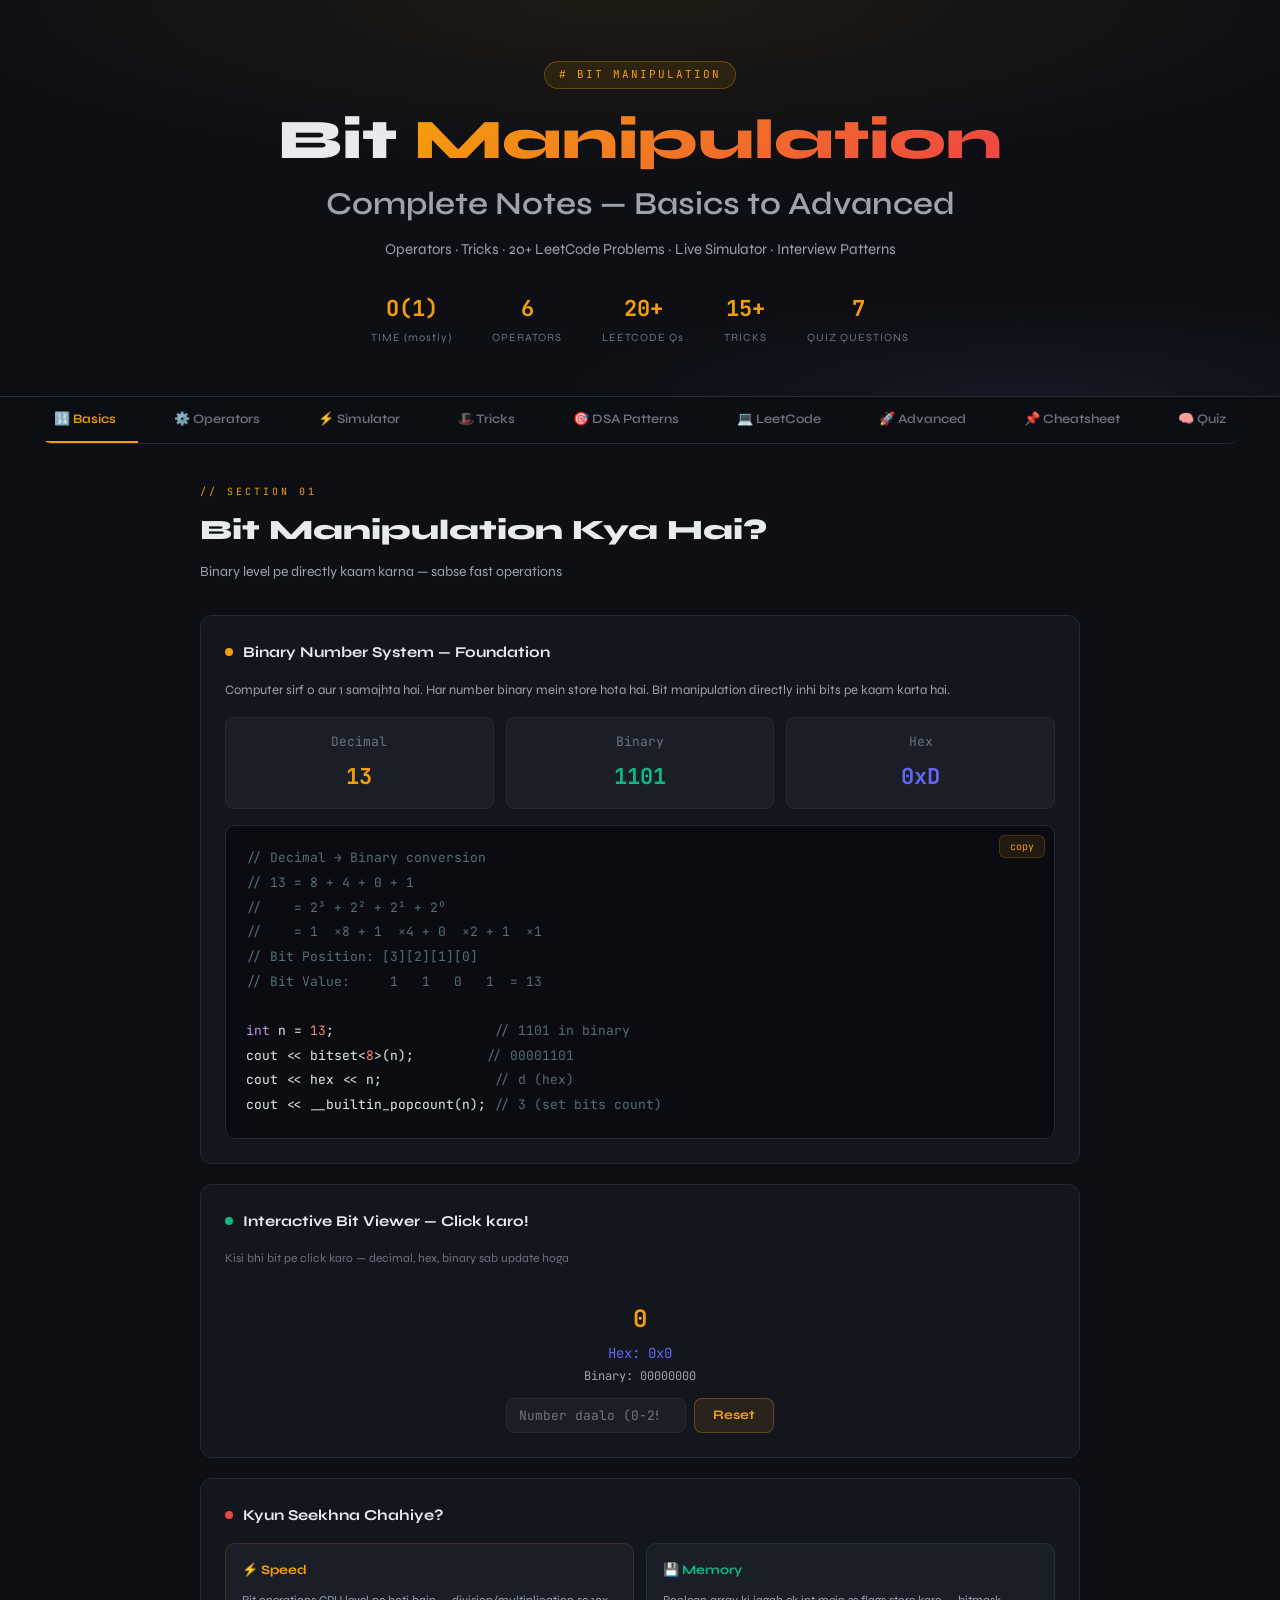
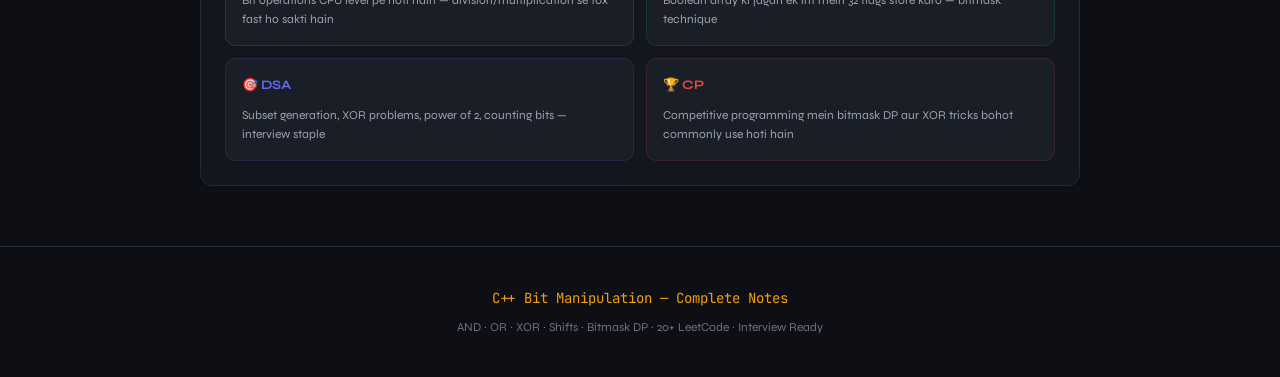
<file: bit.html>
<!DOCTYPE html>
<html lang="hi">
<head>
<meta charset="UTF-8"/>
<meta name="viewport" content="width=device-width, initial-scale=1.0"/>
<title>C++ Bit Manipulation — Complete Notes</title>
<link href="https://fonts.googleapis.com/css2?family=JetBrains+Mono:wght@400;600;700&family=Syne:wght@400;600;700;800&display=swap" rel="stylesheet"/>
<script src="bit.js"></script>
<link rel="stylesheet" href="bit.css">

</head>
<body>

<div class="hero">
  <div class="hero-tag"># BIT MANIPULATION</div>
  <h1>Bit <span class="hl">Manipulation</span></h1>
  <h1 style="font-size:clamp(1.2rem,3vw,2rem);font-weight:600;color:var(--dim);margin-top:4px;">Complete Notes — Basics to Advanced</h1>
  <p>Operators · Tricks · 20+ LeetCode Problems · Live Simulator · Interview Patterns</p>
  <div class="stats-row">
    <div class="stat"><div class="stat-num">O(1)</div><div class="stat-label">TIME (mostly)</div></div>
    <div class="stat"><div class="stat-num">6</div><div class="stat-label">OPERATORS</div></div>
    <div class="stat"><div class="stat-num">20+</div><div class="stat-label">LEETCODE Qs</div></div>
    <div class="stat"><div class="stat-num">15+</div><div class="stat-label">TRICKS</div></div>
    <div class="stat"><div class="stat-num">7</div><div class="stat-label">QUIZ QUESTIONS</div></div>
  </div>
</div>

<nav class="nav-bar" id="navbar">
  <button class="nav-btn active" onclick="showSec('basics',this)">🔢 Basics</button>
  <button class="nav-btn" onclick="showSec('operators',this)">⚙️ Operators</button>
  <button class="nav-btn" onclick="showSec('simulator',this)">⚡ Simulator</button>
  <button class="nav-btn" onclick="showSec('tricks',this)">🎩 Tricks</button>
  <button class="nav-btn" onclick="showSec('patterns',this)">🎯 DSA Patterns</button>
  <button class="nav-btn" onclick="showSec('leetcode',this)">💻 LeetCode</button>
  <button class="nav-btn" onclick="showSec('advanced',this)">🚀 Advanced</button>
  <button class="nav-btn" onclick="showSec('cheat',this)">📌 Cheatsheet</button>
  <button class="nav-btn" onclick="showSec('quiz',this)">🧠 Quiz</button>
</nav>

<div class="container">

<!-- ==================== BASICS ==================== -->
<div id="basics" class="section active">
  <div class="sec-header">
    <div class="sec-tag">// SECTION 01</div>
    <div class="sec-title">Bit Manipulation Kya Hai?</div>
    <div class="sec-sub">Binary level pe directly kaam karna — sabse fast operations</div>
  </div>

  <div class="card">
    <div class="card-title"><span class="dot dot-a"></span> Binary Number System — Foundation</div>
    <p style="font-size:13px;color:var(--dim);margin-bottom:16px;">Computer sirf 0 aur 1 samajhta hai. Har number binary mein store hota hai. Bit manipulation directly inhi bits pe kaam karta hai.</p>
    <div class="grid3" style="gap:12px;margin-bottom:16px;">
      <div style="background:var(--surface2);border:1px solid var(--border);border-radius:8px;padding:14px;text-align:center;">
        <div style="font-family:'JetBrains Mono',monospace;font-size:13px;color:var(--muted);margin-bottom:6px;">Decimal</div>
        <div style="font-family:'JetBrains Mono',monospace;font-size:22px;color:var(--accent);font-weight:700;">13</div>
      </div>
      <div style="background:var(--surface2);border:1px solid var(--border);border-radius:8px;padding:14px;text-align:center;">
        <div style="font-family:'JetBrains Mono',monospace;font-size:13px;color:var(--muted);margin-bottom:6px;">Binary</div>
        <div style="font-family:'JetBrains Mono',monospace;font-size:22px;color:var(--accent3);font-weight:700;">1101</div>
      </div>
      <div style="background:var(--surface2);border:1px solid var(--border);border-radius:8px;padding:14px;text-align:center;">
        <div style="font-family:'JetBrains Mono',monospace;font-size:13px;color:var(--muted);margin-bottom:6px;">Hex</div>
        <div style="font-family:'JetBrains Mono',monospace;font-size:22px;color:var(--accent4);font-weight:700;">0xD</div>
      </div>
    </div>
    <div class="code-wrap">
      <button class="copy-btn" onclick="copyCode(this)">copy</button>
      <pre><span class="cm">// Decimal → Binary conversion</span>
<span class="cm">// 13 = 8 + 4 + 0 + 1</span>
<span class="cm">//    = 2³ + 2² + 2¹ + 2⁰</span>
<span class="cm">//    = 1  ×8 + 1  ×4 + 0  ×2 + 1  ×1</span>
<span class="cm">// Bit Position: [3][2][1][0]</span>
<span class="cm">// Bit Value:     1   1   0   1  = 13</span>

<span class="kw">int</span> n = <span class="num">13</span>;                    <span class="cm">// 1101 in binary</span>
cout &lt;&lt; bitset&lt;<span class="num">8</span>&gt;(n);         <span class="cm">// 00001101</span>
cout &lt;&lt; hex &lt;&lt; n;              <span class="cm">// d (hex)</span>
cout &lt;&lt; __builtin_popcount(n); <span class="cm">// 3 (set bits count)</span>
</pre>
    </div>
  </div>

  <div class="card">
    <div class="card-title"><span class="dot dot-c"></span> Interactive Bit Viewer — Click karo!</div>
    <p style="font-size:12px;color:var(--muted);margin-bottom:4px;">Kisi bhi bit pe click karo — decimal, hex, binary sab update hoga</p>
    <div class="bit-display" id="bitDisplay"></div>
    <div class="bit-result">
      <div class="bit-dec" id="bitDec">0</div>
      <div class="bit-hex" id="bitHex">Hex: 0x0</div>
      <div class="bit-bin" id="bitBin">Binary: 00000000</div>
    </div>
    <div class="bit-controls">
      <input type="number" id="bitInput" placeholder="Number daalo (0-255)" style="background:var(--surface2);border:1px solid var(--border);border-radius:8px;padding:8px 12px;color:var(--text);font-family:'JetBrains Mono',monospace;font-size:13px;width:180px;outline:none;text-align:center;" oninput="setBits(this.value)"/>
      <button class="op-btn" onclick="setBits(0)">Reset</button>
    </div>
  </div>

  <div class="card">
    <div class="card-title"><span class="dot dot-b"></span> Kyun Seekhna Chahiye?</div>
    <div class="grid2" style="gap:12px;">
      <div style="background:var(--surface2);border:1px solid rgba(245,158,11,0.15);border-radius:10px;padding:16px;">
        <div style="font-size:13px;font-weight:700;color:var(--accent);margin-bottom:10px;">⚡ Speed</div>
        <div style="font-size:12px;color:var(--dim);">Bit operations CPU level pe hoti hain — division/multiplication se 10x fast ho sakti hain</div>
      </div>
      <div style="background:var(--surface2);border:1px solid rgba(16,185,129,0.15);border-radius:10px;padding:16px;">
        <div style="font-size:13px;font-weight:700;color:var(--accent3);margin-bottom:10px;">💾 Memory</div>
        <div style="font-size:12px;color:var(--dim);">Boolean array ki jagah ek int mein 32 flags store karo — bitmask technique</div>
      </div>
      <div style="background:var(--surface2);border:1px solid rgba(99,102,241,0.15);border-radius:10px;padding:16px;">
        <div style="font-size:13px;font-weight:700;color:var(--accent4);margin-bottom:10px;">🎯 DSA</div>
        <div style="font-size:12px;color:var(--dim);">Subset generation, XOR problems, power of 2, counting bits — interview staple</div>
      </div>
      <div style="background:var(--surface2);border:1px solid rgba(239,68,68,0.15);border-radius:10px;padding:16px;">
        <div style="font-size:13px;font-weight:700;color:var(--accent2);margin-bottom:10px;">🏆 CP</div>
        <div style="font-size:12px;color:var(--dim);">Competitive programming mein bitmask DP aur XOR tricks bohot commonly use hoti hain</div>
      </div>
    </div>
  </div>
</div>

<!-- ==================== OPERATORS ==================== -->
<div id="operators" class="section">
  <div class="sec-header">
    <div class="sec-tag">// SECTION 02</div>
    <div class="sec-title">6 Bitwise Operators</div>
    <div class="sec-sub">Har operator ka kaam, truth table aur example</div>
  </div>

  <div class="alert alert-info">
    <span class="alert-icon">💡</span>
    <div>Sab operators <strong>bit by bit</strong> kaam karte hain. Matlab ek int ke har bit pe individually operation hoti hai.</div>
  </div>

  <!-- AND -->
  <div class="card">
    <div class="card-title"><span class="dot dot-a"></span> AND Operator <span class="badge badge-a">&</span></div>
    <p style="font-size:13px;color:var(--dim);margin-bottom:12px;">Dono bits 1 hoti hain tabhi result 1 hoga. <strong style="color:var(--accent)">1 & 1 = 1</strong>, baaki sab 0.</p>
    <table class="truth-table" style="width:auto;margin:0 0 16px 0;">
      <tr><th>A</th><th>B</th><th>A & B</th></tr>
      <tr><td class="t0">0</td><td class="t0">0</td><td class="t0">0</td></tr>
      <tr><td class="t0">0</td><td class="t1">1</td><td class="t0">0</td></tr>
      <tr><td class="t1">1</td><td class="t0">0</td><td class="t0">0</td></tr>
      <tr><td class="t1">1</td><td class="t1">1</td><td class="t1">1</td></tr>
    </table>
    <div class="code-wrap">
      <button class="copy-btn" onclick="copyCode(this)">copy</button>
      <pre><span class="cm">// AND (&) — masking ke liye use hota hai</span>
<span class="kw">int</span> a = <span class="num">12</span>;  <span class="cm">// 1100</span>
<span class="kw">int</span> b = <span class="num">10</span>;  <span class="cm">// 1010</span>
cout &lt;&lt; (a & b); <span class="cm">// 1000 = 8</span>

<span class="cm">// Common uses:</span>
<span class="cm">// 1. Check if even/odd</span>
<span class="kw">if</span> (n & <span class="num">1</span>) cout &lt;&lt; <span class="str">"Odd"</span>;   <span class="cm">// last bit check</span>
<span class="kw">else</span>       cout &lt;&lt; <span class="str">"Even"</span>;

<span class="cm">// 2. Extract last k bits</span>
<span class="kw">int</span> last3 = n & <span class="num">7</span>;  <span class="cm">// n & (2^k - 1)</span>

<span class="cm">// 3. Check kth bit</span>
<span class="kw">bool</span> isSet = (n >> k) & <span class="num">1</span>;
</pre>
    </div>
  </div>

  <!-- OR -->
  <div class="card">
    <div class="card-title"><span class="dot dot-c"></span> OR Operator <span class="badge badge-c">|</span></div>
    <p style="font-size:13px;color:var(--dim);margin-bottom:12px;">Koi ek bit 1 ho toh result 1. <strong style="color:var(--accent3)">0 | 0 = 0</strong> sirf isi case mein 0.</p>
    <table class="truth-table" style="width:auto;margin:0 0 16px 0;">
      <tr><th>A</th><th>B</th><th>A | B</th></tr>
      <tr><td class="t0">0</td><td class="t0">0</td><td class="t0">0</td></tr>
      <tr><td class="t0">0</td><td class="t1">1</td><td class="t1">1</td></tr>
      <tr><td class="t1">1</td><td class="t0">0</td><td class="t1">1</td></tr>
      <tr><td class="t1">1</td><td class="t1">1</td><td class="t1">1</td></tr>
    </table>
    <div class="code-wrap">
      <button class="copy-btn" onclick="copyCode(this)">copy</button>
      <pre><span class="cm">// OR (|) — bit set karne ke liye</span>
<span class="kw">int</span> a = <span class="num">12</span>;  <span class="cm">// 1100</span>
<span class="kw">int</span> b = <span class="num">10</span>;  <span class="cm">// 1010</span>
cout &lt;&lt; (a | b); <span class="cm">// 1110 = 14</span>

<span class="cm">// Set kth bit ON</span>
n = n | (<span class="num">1</span> &lt;&lt; k);  <span class="cm">// ya: n |= (1 << k)</span>

<span class="cm">// Combine flags (bitmask)</span>
<span class="kw">const int</span> READ  = <span class="num">1</span>; <span class="cm">// 001</span>
<span class="kw">const int</span> WRITE = <span class="num">2</span>; <span class="cm">// 010</span>
<span class="kw">int</span> perms = READ | WRITE; <span class="cm">// 011 = 3</span>
</pre>
    </div>
  </div>

  <!-- XOR -->
  <div class="card">
    <div class="card-title"><span class="dot dot-d"></span> XOR Operator <span class="badge badge-d">^</span> <span style="font-size:12px;color:var(--accent4);margin-left:4px;">★ Most Important!</span></div>
    <p style="font-size:13px;color:var(--dim);margin-bottom:12px;">Dono bits alag hoti hain tabhi 1. <strong style="color:var(--accent4)">Same = 0, Different = 1</strong>. XOR ka magic property: a^a=0, a^0=a</p>
    <table class="truth-table" style="width:auto;margin:0 0 16px 0;">
      <tr><th>A</th><th>B</th><th>A ^ B</th></tr>
      <tr><td class="t0">0</td><td class="t0">0</td><td class="t0">0</td></tr>
      <tr><td class="t0">0</td><td class="t1">1</td><td class="t1">1</td></tr>
      <tr><td class="t1">1</td><td class="t0">0</td><td class="t1">1</td></tr>
      <tr><td class="t1">1</td><td class="t1">1</td><td class="t0">0</td></tr>
    </table>
    <div class="code-wrap">
      <button class="copy-btn" onclick="copyCode(this)">copy</button>
      <pre><span class="cm">// XOR (^) — sabse versatile operator!</span>
<span class="kw">int</span> a = <span class="num">12</span>;  <span class="cm">// 1100</span>
<span class="kw">int</span> b = <span class="num">10</span>;  <span class="cm">// 1010</span>
cout &lt;&lt; (a ^ b); <span class="cm">// 0110 = 6</span>

<span class="cm">// XOR Magic Properties:</span>
<span class="cm">// a ^ a = 0     (same number XOR = 0)</span>
<span class="cm">// a ^ 0 = a     (XOR with 0 = same)</span>
<span class="cm">// a ^ b ^ a = b (cancel ho jaata hai)</span>

<span class="cm">// ★ Swap without temp variable</span>
a ^= b; b ^= a; a ^= b;

<span class="cm">// ★ Toggle kth bit</span>
n ^= (<span class="num">1</span> &lt;&lt; k);

<span class="cm">// ★ Find single number in array</span>
<span class="kw">int</span> result = <span class="num">0</span>;
<span class="kw">for</span>(<span class="kw">int</span> x : arr) result ^= x;
</pre>
    </div>
    <div class="alert alert-tip" style="margin-top:8px;">
      <span class="alert-icon">⭐</span>
      <div><strong>XOR sabse important hai!</strong> "Find the single number", "Missing number", "Two distinct elements" — sab XOR se hota hai. Interview mein yeh pehle socho.</div>
    </div>
  </div>

  <!-- NOT -->
  <div class="card">
    <div class="card-title"><span class="dot dot-b"></span> NOT Operator <span class="badge badge-b">~</span></div>
    <div class="code-wrap">
      <button class="copy-btn" onclick="copyCode(this)">copy</button>
      <pre><span class="cm">// NOT (~) — sab bits flip ho jaati hain</span>
<span class="cm">// Formula: ~n = -(n+1)</span>
<span class="kw">int</span> n = <span class="num">5</span>;   <span class="cm">// 00000101</span>
cout &lt;&lt; ~n;  <span class="cm">// 11111010 = -6</span>

<span class="cm">// Clear kth bit</span>
n &amp;= ~(<span class="num">1</span> &lt;&lt; k);  <span class="cm">// kth bit OFF karo</span>

<span class="cm">// Two's complement:</span>
<span class="cm">// -n = ~n + 1</span>
cout &lt;&lt; (~<span class="num">5</span> + <span class="num">1</span>); <span class="cm">// -5</span>
</pre>
    </div>
  </div>

  <!-- LEFT RIGHT SHIFT -->
  <div class="grid2">
    <div class="card">
      <div class="card-title"><span class="dot dot-a"></span> Left Shift <span class="badge badge-a">&lt;&lt;</span></div>
      <div class="code-wrap">
        <button class="copy-btn" onclick="copyCode(this)">copy</button>
        <pre><span class="cm">// n << k = n × 2^k</span>
<span class="kw">int</span> n = <span class="num">3</span>;  <span class="cm">// 011</span>
cout &lt;&lt; (n&lt;&lt;<span class="num">1</span>); <span class="cm">// 110 = 6</span>
cout &lt;&lt; (n&lt;&lt;<span class="num">2</span>); <span class="cm">// 1100 = 12</span>
cout &lt;&lt; (n&lt;&lt;<span class="num">3</span>); <span class="cm">// 11000 = 24</span>

<span class="cm">// 1 << k = 2^k</span>
cout &lt;&lt; (<span class="num">1</span>&lt;&lt;<span class="num">0</span>); <span class="cm">// 1</span>
cout &lt;&lt; (<span class="num">1</span>&lt;&lt;<span class="num">3</span>); <span class="cm">// 8</span>
cout &lt;&lt; (<span class="num">1</span>&lt;&lt;<span class="num">10</span>);<span class="cm">// 1024</span>
</pre>
      </div>
    </div>
    <div class="card">
      <div class="card-title"><span class="dot dot-c"></span> Right Shift <span class="badge badge-c">&gt;&gt;</span></div>
      <div class="code-wrap">
        <button class="copy-btn" onclick="copyCode(this)">copy</button>
        <pre><span class="cm">// n >> k = n / 2^k</span>
<span class="kw">int</span> n = <span class="num">16</span>; <span class="cm">// 10000</span>
cout &lt;&lt; (n&gt;&gt;<span class="num">1</span>); <span class="cm">// 1000 = 8</span>
cout &lt;&lt; (n&gt;&gt;<span class="num">2</span>); <span class="cm">// 100 = 4</span>
cout &lt;&lt; (n&gt;&gt;<span class="num">4</span>); <span class="cm">// 1 = 1</span>

<span class="cm">// Get kth bit value</span>
<span class="kw">int</span> kth = (n &gt;&gt; k) & <span class="num">1</span>;

<span class="cm">// Divide by 2 (floor)</span>
<span class="kw">int</span> half = n &gt;&gt; <span class="num">1</span>;
</pre>
      </div>
    </div>
  </div>

  <div class="card">
    <div class="card-title"><span class="dot dot-e"></span> Operator Precedence — Yaad Rakho!</div>
    <div class="code-wrap">
      <button class="copy-btn" onclick="copyCode(this)">copy</button>
      <pre><span class="cm">// Precedence (high to low):</span>
<span class="cm">// ~  (NOT) → highest</span>
<span class="cm">// << >> (shifts)</span>
<span class="cm">// &  (AND)</span>
<span class="cm">// ^  (XOR)</span>
<span class="cm">// |  (OR)  → lowest</span>

<span class="cm">// HAMESHA parentheses use karo!</span>
<span class="kw">if</span> (n & <span class="num">1</span> == <span class="num">0</span>)      <span class="cm">// ❌ WRONG! (1==0 pehle evaluate hoga)</span>
<span class="kw">if</span> ((n & <span class="num">1</span>) == <span class="num">0</span>)    <span class="cm">// ✅ CORRECT!</span>
</pre>
    </div>
    <div class="alert alert-warn" style="margin-top:8px;">
      <span class="alert-icon">⚠️</span>
      <div>Bit operators ki precedence comparison operators se <strong>kam</strong> hoti hai. Isliye hamesha <code>(n & mask)</code> aaise likhna — parentheses required!</div>
    </div>
  </div>
</div>

<!-- ==================== SIMULATOR ==================== -->
<div id="simulator" class="section">
  <div class="sec-header">
    <div class="sec-tag">// SECTION 03</div>
    <div class="sec-title">⚡ Live Operator Simulator</div>
    <div class="sec-sub">Koi bhi do numbers daalo — sab operations ka result dekho</div>
  </div>

  <div class="card">
    <div class="card-title"><span class="dot dot-a"></span> Bitwise Operation Calculator</div>
    <div class="op-panel">
      <div class="op-row">
        <span style="font-size:13px;color:var(--muted);font-family:'JetBrains Mono',monospace;">A =</span>
        <input class="op-inp" id="opA" type="number" value="12" oninput="calcOp()"/>
        <span style="font-size:13px;color:var(--muted);font-family:'JetBrains Mono',monospace;">B =</span>
        <input class="op-inp" id="opB" type="number" value="10" oninput="calcOp()"/>
        <select class="op-sel" id="opSel" onchange="calcOp()">
          <option value="and">AND (&)</option>
          <option value="or">OR (|)</option>
          <option value="xor">XOR (^)</option>
          <option value="not">NOT (~A)</option>
          <option value="lshift">Left Shift (A &lt;&lt; B)</option>
          <option value="rshift">Right Shift (A &gt;&gt; B)</option>
        </select>
        <button class="op-btn" onclick="calcOp()">Calculate</button>
      </div>
      <div class="op-result" id="opResult">// Result yahan aayega</div>
    </div>
  </div>

  <div class="card">
    <div class="card-title"><span class="dot dot-c"></span> Bit Operations Visualizer</div>
    <div class="op-panel">
      <div class="op-row">
        <span style="font-size:13px;color:var(--muted);">Number:</span>
        <input class="op-inp" id="vizNum" type="number" value="42" style="width:80px;"/>
        <span style="font-size:13px;color:var(--muted);">Bit Position (k):</span>
        <input class="op-inp" id="vizK" type="number" value="2" min="0" max="7" style="width:60px;"/>
        <button class="op-btn" onclick="vizOps()">Run</button>
      </div>
      <div class="op-result" id="vizResult">// Bit operations yahan dikhenge</div>
    </div>
  </div>

  <div class="card">
    <div class="card-title"><span class="dot dot-d"></span> XOR Magic Demo</div>
    <div class="op-panel">
      <p style="font-size:12px;color:var(--muted);margin-bottom:12px;">Array enter karo (comma separated) — XOR se single number ya missing number find karo</p>
      <div class="op-row">
        <input class="op-inp" id="xorArr" type="text" value="1,2,3,4,3,2,1" style="width:200px;font-size:12px;"/>
        <button class="op-btn" onclick="xorDemo()">Find Single</button>
        <button class="op-btn" onclick="missingDemo()" style="background:rgba(99,102,241,0.1);border-color:rgba(99,102,241,0.3);color:var(--accent4);">Find Missing (1..N)</button>
      </div>
      <div class="op-result" id="xorResult">// XOR magic yahan dikhegi</div>
    </div>
  </div>
</div>

<!-- ==================== TRICKS ==================== -->
<div id="tricks" class="section">
  <div class="sec-header">
    <div class="sec-tag">// SECTION 04</div>
    <div class="sec-title">🎩 Bit Tricks — Must Know</div>
    <div class="sec-sub">15+ tricks jo interview aur CP mein kaam aate hain</div>
  </div>

  <div class="card">
    <div class="card-title"><span class="dot dot-a"></span> Bit Check/Set/Clear/Toggle — Core 4 Operations</div>
    <div class="code-wrap">
      <button class="copy-btn" onclick="copyCode(this)">copy</button>
      <pre><span class="kw">int</span> n = <span class="num">42</span>, k = <span class="num">3</span>; <span class="cm">// k = bit position (0-indexed)</span>

<span class="cm">// ★ 1. Check kth bit (0 ya 1?)</span>
<span class="kw">bool</span> isSet = (n >> k) & <span class="num">1</span>;
<span class="cm">//           OR</span>
<span class="kw">bool</span> isSet2 = n & (<span class="num">1</span> &lt;&lt; k);

<span class="cm">// ★ 2. Set kth bit (1 karo)</span>
n |= (<span class="num">1</span> &lt;&lt; k);

<span class="cm">// ★ 3. Clear kth bit (0 karo)</span>
n &amp;= ~(<span class="num">1</span> &lt;&lt; k);

<span class="cm">// ★ 4. Toggle kth bit (flip karo)</span>
n ^= (<span class="num">1</span> &lt;&lt; k);
</pre>
    </div>
  </div>

  <div class="grid2">
    <div class="trick-box">
      <div class="trick-title">// Even/Odd Check</div>
      <div class="trick-desc">Last bit 1 = odd, 0 = even. Division se 2x fast.</div>
      <div class="code-wrap">
        <button class="copy-btn" onclick="copyCode(this)">copy</button>
        <pre style="margin-top:0;padding:12px 14px;font-size:12px;"><span class="cm">// if(n%2) → slow</span>
<span class="kw">if</span>(n & <span class="num">1</span>) cout&lt;&lt;<span class="str">"Odd"</span>;
<span class="kw">else</span>      cout&lt;&lt;<span class="str">"Even"</span>;</pre>
      </div>
    </div>

    <div class="trick-box">
      <div class="trick-title">// Power of 2 Check</div>
      <div class="trick-desc">Power of 2 ke binary mein sirf 1 bit hoti hai.</div>
      <div class="code-wrap">
        <button class="copy-btn" onclick="copyCode(this)">copy</button>
        <pre style="margin-top:0;padding:12px 14px;font-size:12px;"><span class="cm">// 8 = 1000, 7 = 0111</span>
<span class="cm">// 8 & 7 = 0 → power of 2</span>
<span class="kw">bool</span> isPow2 = n&&!(n&(n-<span class="num">1</span>));</pre>
      </div>
    </div>

    <div class="trick-box">
      <div class="trick-title">// Swap Without Temp</div>
      <div class="trick-desc">XOR property use karke swap — extra variable nahi.</div>
      <div class="code-wrap">
        <button class="copy-btn" onclick="copyCode(this)">copy</button>
        <pre style="margin-top:0;padding:12px 14px;font-size:12px;">a ^= b;
b ^= a;
a ^= b;
<span class="cm">// a aur b swap ho gaye!</span></pre>
      </div>
    </div>

    <div class="trick-box">
      <div class="trick-title">// Rightmost Set Bit</div>
      <div class="trick-desc">n & (-n) rightmost 1 bit isolate karta hai.</div>
      <div class="code-wrap">
        <button class="copy-btn" onclick="copyCode(this)">copy</button>
        <pre style="margin-top:0;padding:12px 14px;font-size:12px;"><span class="kw">int</span> rsb = n & (-n);
<span class="cm">// 12 (1100) → 4 (0100)</span>
<span class="cm">// 10 (1010) → 2 (0010)</span></pre>
      </div>
    </div>

    <div class="trick-box">
      <div class="trick-title">// Remove Rightmost Set Bit</div>
      <div class="trick-desc">n & (n-1) se rightmost 1 bit remove hoti hai. Popcount mein kaam aata hai.</div>
      <div class="code-wrap">
        <button class="copy-btn" onclick="copyCode(this)">copy</button>
        <pre style="margin-top:0;padding:12px 14px;font-size:12px;"><span class="kw">int</span> x = n & (n-<span class="num">1</span>);
<span class="cm">// 12 (1100) → 8 (1000)</span>
<span class="cm">// 10 (1010) → 8 (1000)</span></pre>
      </div>
    </div>

    <div class="trick-box">
      <div class="trick-title">// Count Set Bits (Popcount)</div>
      <div class="trick-desc">Kitne 1 bits hain? 3 tarike hain.</div>
      <div class="code-wrap">
        <button class="copy-btn" onclick="copyCode(this)">copy</button>
        <pre style="margin-top:0;padding:12px 14px;font-size:12px;"><span class="cm">// Method 1: Built-in (fastest)</span>
__builtin_popcount(n);

<span class="cm">// Method 2: n&(n-1) trick</span>
<span class="kw">int</span> cnt=<span class="num">0</span>;
<span class="kw">while</span>(n){n&=(n-<span class="num">1</span>);cnt++;}

<span class="cm">// Method 3: Bit shifting</span>
<span class="kw">while</span>(n){cnt+=n&<span class="num">1</span>;n>>=<span class="num">1</span>;}</pre>
      </div>
    </div>

    <div class="trick-box">
      <div class="trick-title">// Multiply / Divide by 2^k</div>
      <div class="trick-desc">Shifts division/multiplication se fast hain.</div>
      <div class="code-wrap">
        <button class="copy-btn" onclick="copyCode(this)">copy</button>
        <pre style="margin-top:0;padding:12px 14px;font-size:12px;"><span class="kw">int</span> mul = n &lt;&lt; k; <span class="cm">// n × 2^k</span>
<span class="kw">int</span> div = n &gt;&gt; k; <span class="cm">// n / 2^k</span>

<span class="cm">// n * 8 = n << 3</span>
<span class="cm">// n / 4 = n >> 2</span></pre>
      </div>
    </div>

    <div class="trick-box">
      <div class="trick-title">// Upper/Lower Case Toggle</div>
      <div class="trick-desc">ASCII difference sirf ek bit ka hai!</div>
      <div class="code-wrap">
        <button class="copy-btn" onclick="copyCode(this)">copy</button>
        <pre style="margin-top:0;padding:12px 14px;font-size:12px;"><span class="cm">// 'A'=65 (1000001)</span>
<span class="cm">// 'a'=97 (1100001) ← bit 5</span>
c | <span class="num">32</span>   <span class="cm">// to lowercase</span>
c & ~<span class="num">32</span>  <span class="cm">// to uppercase</span>
c ^ <span class="num">32</span>   <span class="cm">// toggle case</span></pre>
      </div>
    </div>
  </div>

  <div class="card" style="margin-top:8px;">
    <div class="card-title"><span class="dot dot-d"></span> GCC Built-in Functions — CP Essential</div>
    <div class="code-wrap">
      <button class="copy-btn" onclick="copyCode(this)">copy</button>
      <pre><span class="cm">// __builtin_popcount(n)  → count of set bits (1s)</span>
__builtin_popcount(<span class="num">13</span>);  <span class="cm">// 3 (1101 → three 1s)</span>

<span class="cm">// __builtin_clz(n)       → count leading zeros</span>
__builtin_clz(<span class="num">8</span>);        <span class="cm">// 28 (for 32-bit int)</span>

<span class="cm">// __builtin_ctz(n)       → count trailing zeros</span>
__builtin_ctz(<span class="num">12</span>);       <span class="cm">// 2 (1100 → 2 trailing zeros)</span>

<span class="cm">// __builtin_parity(n)    → 1 if odd set bits, 0 if even</span>
__builtin_parity(<span class="num">7</span>);     <span class="cm">// 1 (111 → 3 ones = odd)</span>

<span class="cm">// For long long: use __builtin_popcountll()</span>
__builtin_popcountll(<span class="num">1LL</span>&lt;&lt;<span class="num">40</span>);
</pre>
    </div>
  </div>
</div>

<!-- ==================== DSA PATTERNS ==================== -->
<div id="patterns" class="section">
  <div class="sec-header">
    <div class="sec-tag">// SECTION 05</div>
    <div class="sec-title">🎯 DSA Patterns</div>
    <div class="sec-sub">Interview mein ye sab pooche jaate hain — ratto nahi, samjho</div>
  </div>

  <div class="grid2">
    <div class="pattern-card">
      <div class="pattern-title"><div class="p-num">1</div> Single Number — XOR trick</div>
      <div class="code-wrap">
        <button class="copy-btn" onclick="copyCode(this)">copy</button>
        <pre style="margin-top:0;font-size:12px;"><span class="cm">// Sabhi XOR karo — pairs cancel hote hain</span>
<span class="cm">// a^a=0, a^0=a</span>
<span class="kw">int</span> <span class="fn">singleNumber</span>(<span class="ty">vector</span>&lt;<span class="kw">int</span>&gt;&amp; nums) {
    <span class="kw">int</span> res = <span class="num">0</span>;
    <span class="kw">for</span>(<span class="kw">int</span> x : nums) res ^= x;
    <span class="kw">return</span> res;
}
<span class="cm">// [1,1,2,2,3] → 3 ✓</span></pre>
      </div>
      <div style="font-size:11px;color:var(--muted);margin-top:6px;">LeetCode #136 #268 #389</div>
    </div>

    <div class="pattern-card">
      <div class="pattern-title"><div class="p-num">2</div> Missing Number (1 to N)</div>
      <div class="code-wrap">
        <button class="copy-btn" onclick="copyCode(this)">copy</button>
        <pre style="margin-top:0;font-size:12px;"><span class="cm">// 0^1^..^N XOR arr elements</span>
<span class="kw">int</span> <span class="fn">missingNumber</span>(<span class="ty">vector</span>&lt;<span class="kw">int</span>&gt;&amp; nums) {
    <span class="kw">int</span> n = nums.size(), res = n;
    <span class="kw">for</span>(<span class="kw">int</span> i=<span class="num">0</span>; i&lt;n; i++)
        res ^= i ^ nums[i];
    <span class="kw">return</span> res;
}
<span class="cm">// [3,0,1] → 2 ✓</span></pre>
      </div>
      <div style="font-size:11px;color:var(--muted);margin-top:6px;">LeetCode #268</div>
    </div>

    <div class="pattern-card">
      <div class="pattern-title"><div class="p-num">3</div> Count Set Bits (Hamming Weight)</div>
      <div class="code-wrap">
        <button class="copy-btn" onclick="copyCode(this)">copy</button>
        <pre style="margin-top:0;font-size:12px;"><span class="kw">int</span> <span class="fn">hammingWeight</span>(<span class="kw">int</span> n) {
    <span class="kw">int</span> count = <span class="num">0</span>;
    <span class="kw">while</span>(n) {
        n &amp;= (n-<span class="num">1</span>); <span class="cm">// rightmost bit clear</span>
        count++;
    }
    <span class="kw">return</span> count;
    <span class="cm">// ya: return __builtin_popcount(n);</span>
}
</pre>
      </div>
      <div style="font-size:11px;color:var(--muted);margin-top:6px;">LeetCode #191</div>
    </div>

    <div class="pattern-card">
      <div class="pattern-title"><div class="p-num">4</div> Power of 2 Check</div>
      <div class="code-wrap">
        <button class="copy-btn" onclick="copyCode(this)">copy</button>
        <pre style="margin-top:0;font-size:12px;"><span class="kw">bool</span> <span class="fn">isPowerOfTwo</span>(<span class="kw">int</span> n) {
    <span class="cm">// Power of 2: sirf 1 bit set</span>
    <span class="cm">// n & (n-1) removes that bit → 0</span>
    <span class="kw">return</span> n > <span class="num">0</span> &amp;&amp; !(n & (n-<span class="num">1</span>));
}
<span class="cm">// 8=1000, 7=0111, 8&7=0 → true</span>
<span class="cm">// 6=0110, 5=0101, 6&5=4 → false</span>
</pre>
      </div>
      <div style="font-size:11px;color:var(--muted);margin-top:6px;">LeetCode #231 #326 #342</div>
    </div>

    <div class="pattern-card">
      <div class="pattern-title"><div class="p-num">5</div> Counting Bits (DP + Bit)</div>
      <div class="code-wrap">
        <button class="copy-btn" onclick="copyCode(this)">copy</button>
        <pre style="margin-top:0;font-size:12px;"><span class="ty">vector</span>&lt;<span class="kw">int</span>&gt; <span class="fn">countBits</span>(<span class="kw">int</span> n) {
    <span class="ty">vector</span>&lt;<span class="kw">int</span>&gt; dp(n+<span class="num">1</span>);
    <span class="kw">for</span>(<span class="kw">int</span> i=<span class="num">1</span>; i&lt;=n; i++)
        dp[i]=dp[i>><span class="num">1</span>]+(i&<span class="num">1</span>);
    <span class="kw">return</span> dp;
}
<span class="cm">// dp[i] = dp[i/2] + last bit</span>
</pre>
      </div>
      <div style="font-size:11px;color:var(--muted);margin-top:6px;">LeetCode #338 — O(n) solution</div>
    </div>

    <div class="pattern-card">
      <div class="pattern-title"><div class="p-num">6</div> Subsets using Bitmask</div>
      <div class="code-wrap">
        <button class="copy-btn" onclick="copyCode(this)">copy</button>
        <pre style="margin-top:0;font-size:12px;"><span class="cm">// n elements ke 2^n subsets</span>
<span class="kw">int</span> n = <span class="num">3</span>;
<span class="kw">for</span>(<span class="kw">int</span> mask=<span class="num">0</span>; mask&lt;(<span class="num">1</span>&lt;&lt;n); mask++){
    <span class="kw">for</span>(<span class="kw">int</span> i=<span class="num">0</span>; i&lt;n; i++)
        <span class="kw">if</span>(mask & (<span class="num">1</span>&lt;&lt;i))
            cout &lt;&lt; arr[i] &lt;&lt; <span class="str">" "</span>;
    cout &lt;&lt; <span class="str">"\n"</span>;
}
<span class="cm">// All subsets of {A,B,C}</span>
</pre>
      </div>
      <div style="font-size:11px;color:var(--muted);margin-top:6px;">LeetCode #78 #90 — Bitmask DP base</div>
    </div>

    <div class="pattern-card">
      <div class="pattern-title"><div class="p-num">7</div> Reverse Bits</div>
      <div class="code-wrap">
        <button class="copy-btn" onclick="copyCode(this)">copy</button>
        <pre style="margin-top:0;font-size:12px;"><span class="kw">uint32_t</span> <span class="fn">reverseBits</span>(<span class="kw">uint32_t</span> n) {
    <span class="kw">uint32_t</span> res = <span class="num">0</span>;
    <span class="kw">for</span>(<span class="kw">int</span> i=<span class="num">0</span>;i&lt;<span class="num">32</span>;i++) {
        res = (res&lt;&lt;<span class="num">1</span>) | (n&<span class="num">1</span>);
        n &gt;&gt;= <span class="num">1</span>;
    }
    <span class="kw">return</span> res;
}
</pre>
      </div>
      <div style="font-size:11px;color:var(--muted);margin-top:6px;">LeetCode #190</div>
    </div>

    <div class="pattern-card">
      <div class="pattern-title"><div class="p-num">8</div> Two Non-Repeating Numbers</div>
      <div class="code-wrap">
        <button class="copy-btn" onclick="copyCode(this)">copy</button>
        <pre style="margin-top:0;font-size:12px;"><span class="cm">// XOR all → x^y</span>
<span class="cm">// Find rightmost diff bit</span>
<span class="cm">// Divide into 2 groups</span>
<span class="kw">int</span> xorAll = <span class="num">0</span>;
<span class="kw">for</span>(<span class="kw">int</span> x:arr) xorAll^=x;
<span class="kw">int</span> bit = xorAll & (-xorAll);
<span class="kw">int</span> a=<span class="num">0</span>, b=<span class="num">0</span>;
<span class="kw">for</span>(<span class="kw">int</span> x:arr)
  (x&bit ? a : b) ^= x;
</pre>
      </div>
      <div style="font-size:11px;color:var(--muted);margin-top:6px;">LeetCode #260</div>
    </div>
  </div>
</div>

<!-- ==================== LEETCODE ==================== -->
<div id="leetcode" class="section">
  <div class="sec-header">
    <div class="sec-tag">// SECTION 06</div>
    <div class="sec-title">💻 LeetCode Problems — 20+</div>
    <div class="sec-sub">Easy se Hard tak — bit manipulation se related sab problems</div>
  </div>

  <div class="alert alert-info">
    <span class="alert-icon">🎯</span>
    <div>Yeh order follow karo: <strong>Easy → Medium → Hard</strong>. Pehle XOR problems, phir bitmask, phir DP.</div>
  </div>

  <div style="margin-bottom:16px;font-size:13px;font-weight:700;color:var(--accent3);">🟢 EASY</div>
  <div class="lc-grid" style="margin-bottom:24px;">
    <div class="lc-card">
      <div class="lc-top"><span class="lc-num">#136</span><span class="lc-diff easy">Easy</span></div>
      <div class="lc-title">Single Number</div>
      <div class="lc-tag"><span>XOR</span><span>Array</span></div>
      <div class="lc-hint">Sabhi XOR karo — pairs cancel, single bachega</div>
    </div>
    <div class="lc-card">
      <div class="lc-top"><span class="lc-num">#191</span><span class="lc-diff easy">Easy</span></div>
      <div class="lc-title">Number of 1 Bits</div>
      <div class="lc-tag"><span>Bit Count</span><span>n&(n-1)</span></div>
      <div class="lc-hint">n & (n-1) trick ya __builtin_popcount</div>
    </div>
    <div class="lc-card">
      <div class="lc-top"><span class="lc-num">#190</span><span class="lc-diff easy">Easy</span></div>
      <div class="lc-title">Reverse Bits</div>
      <div class="lc-tag"><span>Shift</span><span>AND</span></div>
      <div class="lc-hint">32 times: shift result left, get last bit of n</div>
    </div>
    <div class="lc-card">
      <div class="lc-top"><span class="lc-num">#231</span><span class="lc-diff easy">Easy</span></div>
      <div class="lc-title">Power of Two</div>
      <div class="lc-tag"><span>AND</span><span>n&(n-1)</span></div>
      <div class="lc-hint">n > 0 && !(n & (n-1))</div>
    </div>
    <div class="lc-card">
      <div class="lc-top"><span class="lc-num">#268</span><span class="lc-diff easy">Easy</span></div>
      <div class="lc-title">Missing Number</div>
      <div class="lc-tag"><span>XOR</span><span>0 to N</span></div>
      <div class="lc-hint">XOR 0..N aur array — missing cancel nahi hoga</div>
    </div>
    <div class="lc-card">
      <div class="lc-top"><span class="lc-num">#389</span><span class="lc-diff easy">Easy</span></div>
      <div class="lc-title">Find the Difference</div>
      <div class="lc-tag"><span>XOR</span><span>String</span></div>
      <div class="lc-hint">Dono strings ke chars XOR karo</div>
    </div>
    <div class="lc-card">
      <div class="lc-top"><span class="lc-num">#461</span><span class="lc-diff easy">Easy</span></div>
      <div class="lc-title">Hamming Distance</div>
      <div class="lc-tag"><span>XOR</span><span>popcount</span></div>
      <div class="lc-hint">popcount(x XOR y) — different bits count</div>
    </div>
    <div class="lc-card">
      <div class="lc-top"><span class="lc-num">#693</span><span class="lc-diff easy">Easy</span></div>
      <div class="lc-title">Binary Number Alt Bits</div>
      <div class="lc-tag"><span>Shift</span><span>AND</span></div>
      <div class="lc-hint">n XOR (n>>1) should be all 1s: (n^(n>>1)+1)</div>
    </div>
  </div>

  <div style="margin-bottom:16px;font-size:13px;font-weight:700;color:var(--accent);">🟡 MEDIUM</div>
  <div class="lc-grid" style="margin-bottom:24px;">
    <div class="lc-card">
      <div class="lc-top"><span class="lc-num">#78</span><span class="lc-diff med">Medium</span></div>
      <div class="lc-title">Subsets</div>
      <div class="lc-tag"><span>Bitmask</span><span>Array</span></div>
      <div class="lc-hint">2^n masks, har mask ek subset represent karta hai</div>
    </div>
    <div class="lc-card">
      <div class="lc-top"><span class="lc-num">#137</span><span class="lc-diff med">Medium</span></div>
      <div class="lc-title">Single Number II</div>
      <div class="lc-tag"><span>Bit Count</span><span>Mod 3</span></div>
      <div class="lc-hint">Har bit ka sum mod 3 lo — bacha hua single number</div>
    </div>
    <div class="lc-card">
      <div class="lc-top"><span class="lc-num">#260</span><span class="lc-diff med">Medium</span></div>
      <div class="lc-title">Single Number III</div>
      <div class="lc-tag"><span>XOR</span><span>2 numbers</span></div>
      <div class="lc-hint">XOR all, then split by differing bit</div>
    </div>
    <div class="lc-card">
      <div class="lc-top"><span class="lc-num">#338</span><span class="lc-diff med">Medium</span></div>
      <div class="lc-title">Counting Bits</div>
      <div class="lc-tag"><span>DP</span><span>Right Shift</span></div>
      <div class="lc-hint">dp[i] = dp[i>>1] + (i&1) — O(n) DP solution</div>
    </div>
    <div class="lc-card">
      <div class="lc-top"><span class="lc-num">#201</span><span class="lc-diff med">Medium</span></div>
      <div class="lc-title">Bitwise AND of Range</div>
      <div class="lc-tag"><span>AND</span><span>Shift</span></div>
      <div class="lc-hint">Common prefix dhundho — right shift karte jao</div>
    </div>
    <div class="lc-card">
      <div class="lc-top"><span class="lc-num">#371</span><span class="lc-diff med">Medium</span></div>
      <div class="lc-title">Sum of Two Integers</div>
      <div class="lc-tag"><span>XOR</span><span>AND carry</span></div>
      <div class="lc-hint">XOR = sum without carry, AND<<1 = carry</div>
    </div>
    <div class="lc-card">
      <div class="lc-top"><span class="lc-num">#477</span><span class="lc-diff med">Medium</span></div>
      <div class="lc-title">Total Hamming Distance</div>
      <div class="lc-tag"><span>Bit position</span><span>Count</span></div>
      <div class="lc-hint">Har bit position pe: ones × zeros</div>
    </div>
    <div class="lc-card">
      <div class="lc-top"><span class="lc-num">#1318</span><span class="lc-diff med">Medium</span></div>
      <div class="lc-title">Min Flips to Make OR</div>
      <div class="lc-tag"><span>OR</span><span>AND</span><span>XOR</span></div>
      <div class="lc-hint">Bit by bit check: need 1 but got 0?</div>
    </div>
  </div>

  <div style="margin-bottom:16px;font-size:13px;font-weight:700;color:var(--accent2);">🔴 HARD</div>
  <div class="lc-grid" style="margin-bottom:24px;">
    <div class="lc-card">
      <div class="lc-top"><span class="lc-num">#315</span><span class="lc-diff hard">Hard</span></div>
      <div class="lc-title">Count Smaller After Self</div>
      <div class="lc-tag"><span>BIT (Fenwick)</span><span>Index</span></div>
      <div class="lc-hint">Binary Indexed Tree use karo — bit manipulation ka advanced use</div>
    </div>
    <div class="lc-card">
      <div class="lc-top"><span class="lc-num">#421</span><span class="lc-diff hard">Hard</span></div>
      <div class="lc-title">Maximum XOR</div>
      <div class="lc-tag"><span>Trie</span><span>XOR</span><span>Greedy</span></div>
      <div class="lc-hint">Bit by bit greedy — high bits se shuru karo</div>
    </div>
    <div class="lc-card">
      <div class="lc-top"><span class="lc-num">#587</span><span class="lc-diff hard">Hard</span></div>
      <div class="lc-title">Erect the Fence</div>
      <div class="lc-tag"><span>Bitmask DP</span></div>
      <div class="lc-hint">Bitmask DP — subset enumeration</div>
    </div>
    <div class="lc-card">
      <div class="lc-top"><span class="lc-num">#898</span><span class="lc-diff hard">Hard</span></div>
      <div class="lc-title">Bitwise ORs of Subarrays</div>
      <div class="lc-tag"><span>Set</span><span>OR</span></div>
      <div class="lc-hint">OR is monotone — track distinct ORs</div>
    </div>
  </div>

  <div class="card">
    <div class="card-title"><span class="dot dot-d"></span> Recommended Study Order</div>
    <div style="display:flex;flex-wrap:wrap;gap:8px;margin-top:4px;">
      <span class="badge badge-c">#136 Single Number</span>
      <span class="badge badge-c">#268 Missing Number</span>
      <span class="badge badge-c">#191 Hamming Weight</span>
      <span class="badge badge-c">#231 Power of Two</span>
      <span class="badge badge-c">#190 Reverse Bits</span>
      <span class="badge badge-a">#338 Counting Bits</span>
      <span class="badge badge-a">#137 Single Number II</span>
      <span class="badge badge-a">#78 Subsets</span>
      <span class="badge badge-a">#371 Sum of Two Int</span>
      <span class="badge badge-a">#260 Single Number III</span>
      <span class="badge badge-b">#421 Maximum XOR</span>
      <span class="badge badge-b">#315 Count Smaller</span>
    </div>
  </div>
</div>

<!-- ==================== ADVANCED ==================== -->
<div id="advanced" class="section">
  <div class="sec-header">
    <div class="sec-tag">// SECTION 07</div>
    <div class="sec-title">🚀 Advanced Topics</div>
    <div class="sec-sub">Bitmask DP, Fenwick Tree, Two's Complement, CP tricks</div>
  </div>

  <div class="card">
    <div class="card-title"><span class="dot dot-a"></span> Two's Complement — Negative Numbers</div>
    <div class="code-wrap">
      <button class="copy-btn" onclick="copyCode(this)">copy</button>
      <pre><span class="cm">// Positive numbers: direct binary</span>
<span class="cm">// 5  = 00000101</span>

<span class="cm">// Negative: Two's complement = ~n + 1</span>
<span class="cm">// -5 = ~5 + 1 = 11111010 + 1 = 11111011</span>

<span class="cm">// Why useful?</span>
<span class="cm">// -n = ~n + 1  (negate karna)</span>
<span class="cm">// n & (-n) = rightmost set bit (wahi use hota hai!)</span>

<span class="kw">int</span> n = <span class="num">12</span>; <span class="cm">// 1100</span>
cout &lt;&lt; (n & -n); <span class="cm">// 4 (0100) — rightmost 1</span>

<span class="cm">// Signed vs Unsigned shift:</span>
<span class="cm">// signed >>  : arithmetic (sign extend)</span>
<span class="cm">// unsigned >>: logical (fill with 0)</span>
<span class="kw">int</span> neg = -<span class="num">8</span>;
cout &lt;&lt; (neg &gt;&gt; <span class="num">1</span>); <span class="cm">// -4 (sign preserved)</span>
<span class="kw">unsigned int</span> u = (<span class="kw">unsigned int</span>)neg;
cout &lt;&lt; (u &gt;&gt; <span class="num">1</span>);   <span class="cm">// large positive</span>
</pre>
    </div>
  </div>

  <div class="card">
    <div class="card-title"><span class="dot dot-d"></span> Bitmask DP — Advanced CP</div>
    <div class="code-wrap">
      <button class="copy-btn" onclick="copyCode(this)">copy</button>
      <pre><span class="cm">// TSP (Travelling Salesman) — Bitmask DP</span>
<span class="cm">// dp[mask][i] = min cost to visit all nodes in mask, ending at i</span>
<span class="kw">int</span> n = <span class="num">4</span>;
<span class="ty">vector</span>&lt;<span class="ty">vector</span>&lt;<span class="kw">int</span>&gt;&gt; dp(<span class="num">1</span>&lt;&lt;n, <span class="ty">vector</span>&lt;<span class="kw">int</span>&gt;(n, <span class="num">1e9</span>));
dp[<span class="num">1</span>][<span class="num">0</span>] = <span class="num">0</span>; <span class="cm">// start at node 0</span>

<span class="kw">for</span>(<span class="kw">int</span> mask=<span class="num">1</span>; mask&lt;(<span class="num">1</span>&lt;&lt;n); mask++) {
    <span class="kw">for</span>(<span class="kw">int</span> u=<span class="num">0</span>; u&lt;n; u++) {
        <span class="kw">if</span>(!(mask & (<span class="num">1</span>&lt;&lt;u))) <span class="kw">continue</span>;
        <span class="kw">for</span>(<span class="kw">int</span> v=<span class="num">0</span>; v&lt;n; v++) {
            <span class="kw">if</span>(mask & (<span class="num">1</span>&lt;&lt;v)) <span class="kw">continue</span>;
            <span class="kw">int</span> newMask = mask | (<span class="num">1</span>&lt;&lt;v);
            dp[newMask][v] = <span class="fn">min</span>(dp[newMask][v],
                                 dp[mask][u] + dist[u][v]);
        }
    }
}
</pre>
    </div>
  </div>

  <div class="card">
    <div class="card-title"><span class="dot dot-b"></span> Fenwick Tree (BIT) — Binary Indexed Tree</div>
    <div class="code-wrap">
      <button class="copy-btn" onclick="copyCode(this)">copy</button>
      <pre><span class="cm">// BIT uses bit manipulation for range queries</span>
<span class="cm">// i & (-i) = lowest set bit (key operation!)</span>
<span class="ty">vector</span>&lt;<span class="kw">int</span>&gt; bit(n+<span class="num">1</span>, <span class="num">0</span>);

<span class="kw">void</span> <span class="fn">update</span>(<span class="kw">int</span> i, <span class="kw">int</span> val) {
    <span class="kw">for</span>(; i &lt;= n; i += i & (-i)) <span class="cm">// next index</span>
        bit[i] += val;
}

<span class="kw">int</span> <span class="fn">query</span>(<span class="kw">int</span> i) {
    <span class="kw">int</span> sum = <span class="num">0</span>;
    <span class="kw">for</span>(; i &gt; <span class="num">0</span>; i -= i & (-i)) <span class="cm">// parent index</span>
        sum += bit[i];
    <span class="kw">return</span> sum;
}
<span class="cm">// Prefix sum in O(log n)!</span>
</pre>
    </div>
  </div>

  <div class="card">
    <div class="card-title"><span class="dot dot-c"></span> XOR Basis / Linear Basis — Competitive Programming</div>
    <div class="code-wrap">
      <button class="copy-btn" onclick="copyCode(this)">copy</button>
      <pre><span class="cm">// XOR basis: set of numbers se max XOR banao</span>
<span class="kw">int</span> basis[<span class="num">32</span>] = {};

<span class="kw">void</span> <span class="fn">insert</span>(<span class="kw">int</span> x) {
    <span class="kw">for</span>(<span class="kw">int</span> i=<span class="num">31</span>; i&gt;=<span class="num">0</span>; i--) {
        <span class="kw">if</span>(!(x >> i)) <span class="kw">continue</span>;
        <span class="kw">if</span>(!basis[i]) { basis[i]=x; <span class="kw">break</span>; }
        x ^= basis[i];
    }
}

<span class="kw">int</span> <span class="fn">maxXOR</span>() {
    <span class="kw">int</span> res = <span class="num">0</span>;
    <span class="kw">for</span>(<span class="kw">int</span> i=<span class="num">31</span>; i&gt;=<span class="num">0</span>; i--)
        res = <span class="fn">max</span>(res, res ^ basis[i]);
    <span class="kw">return</span> res;
}
</pre>
    </div>
  </div>

  <div class="card">
    <div class="card-title"><span class="dot dot-e"></span> Useful Constants & Limits</div>
    <div class="code-wrap">
      <button class="copy-btn" onclick="copyCode(this)">copy</button>
      <pre><span class="cm">// Integer limits using bits</span>
<span class="kw">int</span> INT_MAX = (~<span class="num">0u</span>) >> <span class="num">1</span>;      <span class="cm">// 2147483647</span>
<span class="kw">int</span> INT_MIN = <span class="num">1</span> &lt;&lt; <span class="num">31</span>;          <span class="cm">// -2147483648</span>

<span class="cm">// All bits set</span>
<span class="kw">int</span> ALL_SET = ~<span class="num">0</span>;                <span class="cm">// 0xFFFFFFFF</span>

<span class="cm">// Full mask for n bits</span>
<span class="kw">int</span> mask = (<span class="num">1</span> &lt;&lt; n) - <span class="num">1</span>;        <span class="cm">// 2^n - 1</span>

<span class="cm">// Long long ke liye</span>
<span class="kw">long long</span> big = <span class="num">1LL</span> &lt;&lt; <span class="num">40</span>;      <span class="cm">// ALWAYS use 1LL!</span>

<span class="cm">// Bit hacks for competitive programming</span>
<span class="kw">int</span> msb = <span class="num">31</span> - __builtin_clz(n); <span class="cm">// most significant bit position</span>
<span class="kw">int</span> lsb = __builtin_ctz(n);        <span class="cm">// least significant bit position</span>
</pre>
    </div>
    <div class="alert alert-warn" style="margin-top:8px;">
      <span class="alert-icon">⚠️</span>
      <div><strong>Common mistake:</strong> <code>1 &lt;&lt; 40</code> overflow ho jaata hai (int 32-bit hai). Hamesha <code>1LL &lt;&lt; 40</code> likho!</div>
    </div>
  </div>
</div>

<!-- ==================== CHEATSHEET ==================== -->
<div id="cheat" class="section">
  <div class="sec-header">
    <div class="sec-tag">// SECTION 08</div>
    <div class="sec-title">📌 Cheatsheet</div>
    <div class="sec-sub">Print karo, save karo — revision ke liye perfect</div>
  </div>

  <div class="cheat-grid">
    <div class="cheat-box">
      <div class="cheat-header ch-amber">⚙️ 6 Operators</div>
      <div class="cheat-body">
        <div class="cheat-row"><span class="cheat-code">a & b</span><span class="cheat-desc">AND — dono 1 → 1</span></div>
        <div class="cheat-row"><span class="cheat-code">a | b</span><span class="cheat-desc">OR — koi ek 1 → 1</span></div>
        <div class="cheat-row"><span class="cheat-code">a ^ b</span><span class="cheat-desc">XOR — alag → 1</span></div>
        <div class="cheat-row"><span class="cheat-code">~a</span><span class="cheat-desc">NOT — sab flip</span></div>
        <div class="cheat-row"><span class="cheat-code">a &lt;&lt; k</span><span class="cheat-desc">Left shift × 2^k</span></div>
        <div class="cheat-row"><span class="cheat-code">a &gt;&gt; k</span><span class="cheat-desc">Right shift ÷ 2^k</span></div>
      </div>
    </div>

    <div class="cheat-box">
      <div class="cheat-header ch-green">✅ Bit Operations</div>
      <div class="cheat-body">
        <div class="cheat-row"><span class="cheat-code">(n>>k)&1</span><span class="cheat-desc">Check kth bit</span></div>
        <div class="cheat-row"><span class="cheat-code">n|=(1&lt;&lt;k)</span><span class="cheat-desc">Set kth bit</span></div>
        <div class="cheat-row"><span class="cheat-code">n&=~(1&lt;&lt;k)</span><span class="cheat-desc">Clear kth bit</span></div>
        <div class="cheat-row"><span class="cheat-code">n^=(1&lt;&lt;k)</span><span class="cheat-desc">Toggle kth bit</span></div>
        <div class="cheat-row"><span class="cheat-code">n&(n-1)</span><span class="cheat-desc">Remove rightmost 1</span></div>
        <div class="cheat-row"><span class="cheat-code">n&(-n)</span><span class="cheat-desc">Isolate rightmost 1</span></div>
      </div>
    </div>

    <div class="cheat-box">
      <div class="cheat-header ch-purple">🎩 Classic Tricks</div>
      <div class="cheat-body">
        <div class="cheat-row"><span class="cheat-code">n&1</span><span class="cheat-desc">Odd/Even check</span></div>
        <div class="cheat-row"><span class="cheat-code">n&&!(n&(n-1))</span><span class="cheat-desc">Power of 2?</span></div>
        <div class="cheat-row"><span class="cheat-code">a^=b;b^=a;a^=b</span><span class="cheat-desc">Swap no temp</span></div>
        <div class="cheat-row"><span class="cheat-code">c|32 / c&~32</span><span class="cheat-desc">lower/upper case</span></div>
        <div class="cheat-row"><span class="cheat-code">n&((1&lt;&lt;k)-1)</span><span class="cheat-desc">Last k bits</span></div>
        <div class="cheat-row"><span class="cheat-code">~n+1</span><span class="cheat-desc">Two's complement</span></div>
      </div>
    </div>

    <div class="cheat-box">
      <div class="cheat-header ch-red">⚡ Built-ins (GCC)</div>
      <div class="cheat-body">
        <div class="cheat-row"><span class="cheat-code">__builtin_popcount(n)</span><span class="cheat-desc">Count 1 bits</span></div>
        <div class="cheat-row"><span class="cheat-code">__builtin_clz(n)</span><span class="cheat-desc">Leading zeros</span></div>
        <div class="cheat-row"><span class="cheat-code">__builtin_ctz(n)</span><span class="cheat-desc">Trailing zeros</span></div>
        <div class="cheat-row"><span class="cheat-code">__builtin_parity(n)</span><span class="cheat-desc">Parity (odd/even)</span></div>
        <div class="cheat-row"><span class="cheat-code">__builtin_popcountll(n)</span><span class="cheat-desc">long long version</span></div>
        <div class="cheat-row"><span class="cheat-code">1LL &lt;&lt; 40</span><span class="cheat-desc">Large shifts!</span></div>
      </div>
    </div>

    <div class="cheat-box">
      <div class="cheat-header ch-amber">🎯 XOR Properties</div>
      <div class="cheat-body">
        <div class="cheat-row"><span class="cheat-code">a^a = 0</span><span class="cheat-desc">Same = 0</span></div>
        <div class="cheat-row"><span class="cheat-code">a^0 = a</span><span class="cheat-desc">XOR 0 = same</span></div>
        <div class="cheat-row"><span class="cheat-code">a^b^a = b</span><span class="cheat-desc">Cancel hota hai</span></div>
        <div class="cheat-row"><span class="cheat-code">XOR all → single</span><span class="cheat-desc">Pairs cancel</span></div>
        <div class="cheat-row"><span class="cheat-code">Commutative</span><span class="cheat-desc">a^b = b^a</span></div>
        <div class="cheat-row"><span class="cheat-code">Associative</span><span class="cheat-desc">(a^b)^c=a^(b^c)</span></div>
      </div>
    </div>

    <div class="cheat-box">
      <div class="cheat-header ch-purple">🔢 Bitmask Patterns</div>
      <div class="cheat-body">
        <div class="cheat-row"><span class="cheat-code">1&lt;&lt;k</span><span class="cheat-desc">2^k power</span></div>
        <div class="cheat-row"><span class="cheat-code">(1&lt;&lt;n)-1</span><span class="cheat-desc">n-bit all 1s mask</span></div>
        <div class="cheat-row"><span class="cheat-code">mask|(1&lt;&lt;i)</span><span class="cheat-desc">Add element i</span></div>
        <div class="cheat-row"><span class="cheat-code">mask&(1&lt;&lt;i)</span><span class="cheat-desc">Check element i</span></div>
        <div class="cheat-row"><span class="cheat-code">for 0..2^n</span><span class="cheat-desc">All subsets</span></div>
        <div class="cheat-row"><span class="cheat-code">sub=(sub-1)&mask</span><span class="cheat-desc">Submask iterate</span></div>
      </div>
    </div>
  </div>
</div>

<!-- ==================== QUIZ ==================== -->
<div id="quiz" class="section">
  <div class="sec-header">
    <div class="sec-tag">// SECTION 09</div>
    <div class="sec-title">🧠 Quiz — Test Yourself</div>
    <div class="sec-sub">7 questions — concepts pakke karo</div>
  </div>

  <div class="progress-bar"><div class="progress-fill" id="quiz-progress" style="width:0%"></div></div>

  <div class="quiz-card">
    <div class="quiz-q">Q1. <code>12 & 10</code> ka result kya hoga?<br><small style="color:var(--muted);font-weight:400">(Hint: 12=1100, 10=1010)</small></div>
    <div class="quiz-opts">
      <button class="quiz-opt" onclick="ans(this,'wrong','❌ 1100 OR 1010 = 1110 = 14. Yeh OR hai, AND nahi.')">14</button>
      <button class="quiz-opt" onclick="ans(this,'correct','✅ Sahi! 12=1100, 10=1010. AND = 1000 = 8. Sirf wahi bits 1 hain jahan dono 1 hain.')">8</button>
      <button class="quiz-opt" onclick="ans(this,'wrong','❌ 1100 XOR 1010 = 0110 = 6. Yeh XOR hai.')">6</button>
      <button class="quiz-opt" onclick="ans(this,'wrong','❌ Yeh result kisi bhi standard operation se nahi aata.')">22</button>
    </div>
    <div class="quiz-explain" id="qe0"></div>
  </div>

  <div class="quiz-card">
    <div class="quiz-q">Q2. <code>n & (n-1)</code> kya karta hai?</div>
    <div class="quiz-opts">
      <button class="quiz-opt" onclick="ans(this,'wrong','❌ Rightmost 1 isolate karta hai n & (-n).')">Rightmost 1 bit isolate karta hai</button>
      <button class="quiz-opt" onclick="ans(this,'correct','✅ Exactly! n=1100, n-1=1011, n&(n-1)=1000. Rightmost set bit remove ho jaati hai. Power of 2 check aur popcount mein use hota hai.')">Rightmost set bit remove karta hai</button>
      <button class="quiz-opt" onclick="ans(this,'wrong','❌ Sirf n-1 se ek kam hota hai number, n&(n-1) nahi.')">n se 1 subtract karta hai</button>
      <button class="quiz-opt" onclick="ans(this,'wrong','❌ Sab bits set karna different operation hai.')">Sab bits 1 kar deta hai</button>
    </div>
    <div class="quiz-explain" id="qe1"></div>
  </div>

  <div class="quiz-card">
    <div class="quiz-q">Q3. Array <code>[1, 2, 3, 4, 3, 2, 1]</code> mein single non-repeating number kya hai aur kaise dhundhenge?</div>
    <div class="quiz-opts">
      <button class="quiz-opt" onclick="ans(this,'wrong','❌ Sorting O(n log n) lagega — XOR se O(n) mein hoga.')">Sort karke find karo — answer 4</button>
      <button class="quiz-opt" onclick="ans(this,'correct','✅ Perfect! Sab XOR karo: 1^2^3^4^3^2^1 = 4. a^a=0, toh pairs cancel ho jaate hain, sirf single bachta hai. O(n) time, O(1) space!')">Sab XOR karo → 4 (LeetCode #136 pattern)</button>
      <button class="quiz-opt" onclick="ans(this,'wrong','❌ HashMap O(n) space lagega — XOR O(1) space mein karta hai.')">HashMap se frequency count karo — answer 4</button>
    </div>
    <div class="quiz-explain" id="qe2"></div>
  </div>

  <div class="quiz-card">
    <div class="quiz-q">Q4. Kth bit ON karne ka (set karne ka) correct tarika kya hai?</div>
    <div class="quiz-opts">
      <button class="quiz-opt" onclick="ans(this,'wrong','❌ AND sirf existing bits rakhta hai, set nahi karta.')">n &= (1 &lt;&lt; k)</button>
      <button class="quiz-opt" onclick="ans(this,'correct','✅ Sahi! OR operator se bit set hoti hai. 1<<k ek mask banata hai jahan sirf kth bit 1 hoti hai. OR se woh bit ON ho jaati hai baki sab unchanged.')">n |= (1 &lt;&lt; k)</button>
      <button class="quiz-opt" onclick="ans(this,'wrong','❌ XOR se toggle hoga — agar 1 tha toh 0 ho jayega!')">n ^= (1 &lt;&lt; k)</button>
      <button class="quiz-opt" onclick="ans(this,'wrong','❌ NOT se sab bits flip ho jaayengi — yeh kth bit clear karne ka tarika hai.')">n &= ~(1 &lt;&lt; k)</button>
    </div>
    <div class="quiz-explain" id="qe3"></div>
  </div>

  <div class="quiz-card">
    <div class="quiz-q">Q5. <code>n & 1</code> se kya check hota hai?</div>
    <div class="quiz-opts">
      <button class="quiz-opt" onclick="ans(this,'wrong','❌ n & 1 sirf last bit check karta hai, power of 2 ke liye n&&!(n&(n-1)) use karo.')">Power of 2 hai ya nahi</button>
      <button class="quiz-opt" onclick="ans(this,'correct','✅ Bilkul sahi! Last bit (bit 0) hi batati hai number even hai ya odd. Odd numbers mein last bit always 1 hoti hai, even mein 0.')">Number odd hai ya even (last bit check)</button>
      <button class="quiz-opt" onclick="ans(this,'wrong','❌ n & 1 se sirf last bit milti hai, pura bit count nahi.')">Total set bits count</button>
      <button class="quiz-opt" onclick="ans(this,'wrong','❌ Positive ya negative sign bit alag hoti hai (MSB), last bit (LSB) se nahi.')">Positive hai ya negative</button>
    </div>
    <div class="quiz-explain" id="qe4"></div>
  </div>

  <div class="quiz-card">
    <div class="quiz-q">Q6. <code>1 &lt;&lt; 40</code> likhna kyun galat hai?</div>
    <div class="quiz-opts">
      <button class="quiz-opt" onclick="ans(this,'wrong','❌ Shift valid range mein hai (0-63), issue type ka hai.')">40 ek invalid shift value hai</button>
      <button class="quiz-opt" onclick="ans(this,'correct','✅ Correct! 1 by default int hai jo 32-bit hota hai. 1<<40 overflow ho jaayega. Sahi tarika: 1LL<<40 jisse 64-bit long long use ho.')">1 int hai (32-bit), 40 bit shift overflow dega — use 1LL&lt;&lt;40</button>
      <button class="quiz-opt" onclick="ans(this,'wrong','❌ Left shift 40 perfectly valid hai agar proper type use karo.')">Left shift 40 se zyada nahi ho sakta</button>
    </div>
    <div class="quiz-explain" id="qe5"></div>
  </div>

  <div class="quiz-card">
    <div class="quiz-q">Q7. 3 elements {A, B, C} ke kitne subsets honge aur unhe generate kaise karein?</div>
    <div class="quiz-opts">
      <button class="quiz-opt" onclick="ans(this,'wrong','❌ 3 elements ke 2^3 = 8 subsets hote hain (empty set bhi count hota hai).')">6 subsets — for loop se</button>
      <button class="quiz-opt" onclick="ans(this,'correct','✅ Perfect! 2^3 = 8 subsets. Bitmask 0 to 7 (000 to 111) represent karta hai. Har bit ek element ka presence/absence batata hai. Yeh LeetCode #78 ka base hai!')">8 subsets — bitmask 0 to 2^3-1 se generate karo</button>
      <button class="quiz-opt" onclick="ans(this,'wrong','❌ 3! = 6 permutations hoti hain, subsets nahi. Subsets 2^n hote hain.')">6 subsets — recursion se</button>
    </div>
    <div class="quiz-explain" id="qe6"></div>
  </div>

  <div class="quiz-score" id="quiz-score" style="display:none;">
    <div class="score-num" id="score-num">0/7</div>
    <div style="color:var(--dim);margin-top:8px;font-size:14px;" id="score-msg"></div>
    <button class="op-btn" style="margin-top:16px;" onclick="resetQuiz()">🔄 Dobara Try Karo</button>
  </div>
</div>

</div><!-- /container -->

<div class="footer">
  <div style="font-family:'JetBrains Mono',monospace;font-size:14px;color:var(--accent);margin-bottom:8px;">C++ Bit Manipulation — Complete Notes</div>
  <div>AND · OR · XOR · Shifts · Bitmask DP · 20+ LeetCode · Interview Ready</div>
</div>

</body>
</html>
</file>
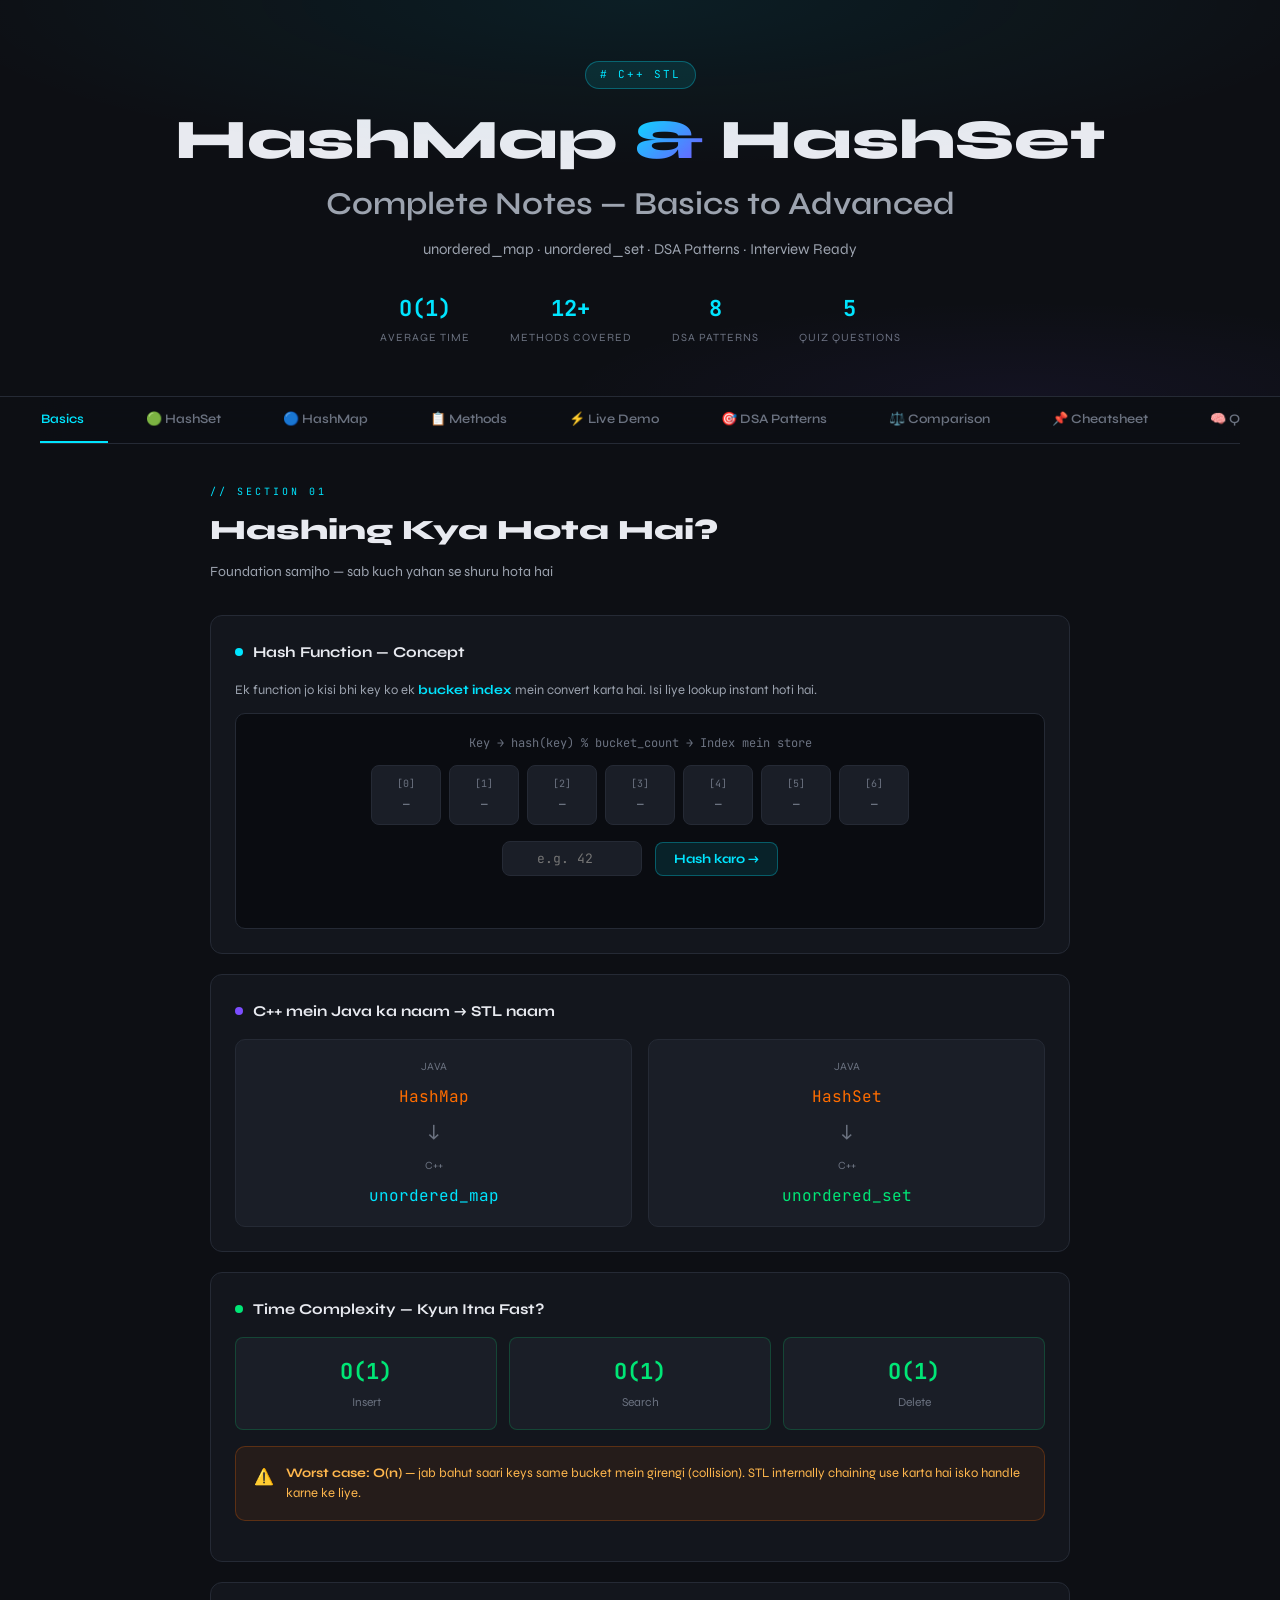
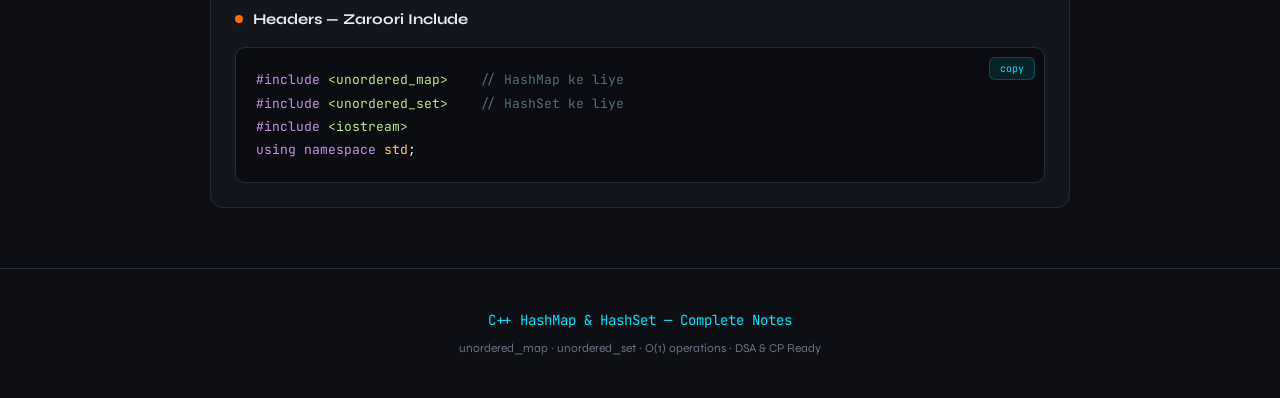
<file: hashing.html>
<!DOCTYPE html>
<html lang="hi">
<head>
<meta charset="UTF-8"/>
<meta name="viewport" content="width=device-width, initial-scale=1.0"/>
<title>C++ HashMap & HashSet — Complete Notes</title>
<script src="hashing.js"></script>
<link href="https://fonts.googleapis.com/css2?family=JetBrains+Mono:wght@400;600;700&family=Syne:wght@400;600;700;800&display=swap" rel="stylesheet"/>
<link rel="stylesheet" href="hashing.css">
</head>
<body>

<div class="hero">
  <div class="hero-tag"># C++ STL</div>
  <h1>HashMap <span class="hl">&</span> HashSet</h1>
  <h1 style="font-size:clamp(1.2rem,3vw,2rem);font-weight:600;color:var(--dim);margin-top:4px;">Complete Notes — Basics to Advanced</h1>
  <p>unordered_map · unordered_set · DSA Patterns · Interview Ready</p>
  <div class="stats-row">
    <div class="stat"><div class="stat-num">O(1)</div><div class="stat-label">AVERAGE TIME</div></div>
    <div class="stat"><div class="stat-num">12+</div><div class="stat-label">METHODS COVERED</div></div>
    <div class="stat"><div class="stat-num">8</div><div class="stat-label">DSA PATTERNS</div></div>
    <div class="stat"><div class="stat-num">5</div><div class="stat-label">QUIZ QUESTIONS</div></div>
  </div>
</div>

<nav class="nav-bar" id="navbar">
  <button class="nav-btn active" onclick="showSec('basics',this)">🔑 Basics</button>
  <button class="nav-btn" onclick="showSec('hashset',this)">🟢 HashSet</button>
  <button class="nav-btn" onclick="showSec('hashmap',this)">🔵 HashMap</button>
  <button class="nav-btn" onclick="showSec('methods',this)">📋 Methods</button>
  <button class="nav-btn" onclick="showSec('demo',this)">⚡ Live Demo</button>
  <button class="nav-btn" onclick="showSec('patterns',this)">🎯 DSA Patterns</button>
  <button class="nav-btn" onclick="showSec('compare',this)">⚖️ Comparison</button>
  <button class="nav-btn" onclick="showSec('cheat',this)">📌 Cheatsheet</button>
  <button class="nav-btn" onclick="showSec('quiz',this)">🧠 Quiz</button>
</nav>

<div class="container">

<!-- ======================== BASICS ======================== -->
<div id="basics" class="section active">
  <div class="sec-header">
    <div class="sec-tag">// SECTION 01</div>
    <div class="sec-title">Hashing Kya Hota Hai?</div>
    <div class="sec-sub">Foundation samjho — sab kuch yahan se shuru hota hai</div>
  </div>

  <div class="card">
    <div class="card-title"><span class="dot dot-blue"></span> Hash Function — Concept</div>
    <p style="font-size:13px;color:var(--dim);margin-bottom:8px;">Ek function jo kisi bhi key ko ek <strong style="color:var(--accent)">bucket index</strong> mein convert karta hai. Isi liye lookup instant hoti hai.</p>
    <div class="hash-visual">
      <div style="text-align:center;font-family:'JetBrains Mono',monospace;font-size:12px;color:var(--muted);">
        Key → hash(key) % bucket_count → Index mein store
      </div>
      <div class="bucket-row" id="buckets">
        <div class="bucket" id="b0"><div class="bucket-idx">[0]</div><div class="bucket-val" style="color:var(--muted)">—</div></div>
        <div class="bucket" id="b1"><div class="bucket-idx">[1]</div><div class="bucket-val" style="color:var(--muted)">—</div></div>
        <div class="bucket" id="b2"><div class="bucket-idx">[2]</div><div class="bucket-val" style="color:var(--muted)">—</div></div>
        <div class="bucket" id="b3"><div class="bucket-idx">[3]</div><div class="bucket-val" style="color:var(--muted)">—</div></div>
        <div class="bucket" id="b4"><div class="bucket-idx">[4]</div><div class="bucket-val" style="color:var(--muted)">—</div></div>
        <div class="bucket" id="b5"><div class="bucket-idx">[5]</div><div class="bucket-val" style="color:var(--muted)">—</div></div>
        <div class="bucket" id="b6"><div class="bucket-idx">[6]</div><div class="bucket-val" style="color:var(--muted)">—</div></div>
      </div>
      <div class="hash-demo">
        <input class="hash-input" id="hashInp" type="number" placeholder="e.g. 42" />
        <button class="hash-btn" onclick="doHash()">Hash karo →</button>
        <div class="hash-result" id="hashRes"></div>
      </div>
    </div>
  </div>

  <div class="card">
    <div class="card-title"><span class="dot dot-purple"></span> C++ mein Java ka naam → STL naam</div>
    <div class="grid2">
      <div style="background:var(--surface2);border:1px solid var(--border);border-radius:10px;padding:18px;text-align:center;">
        <div style="font-size:11px;color:var(--muted);margin-bottom:8px;">JAVA</div>
        <div style="font-family:'JetBrains Mono',monospace;font-size:16px;color:var(--accent4);">HashMap</div>
        <div style="font-size:20px;color:var(--muted);margin:8px 0;">↓</div>
        <div style="font-size:11px;color:var(--muted);margin-bottom:8px;">C++</div>
        <div style="font-family:'JetBrains Mono',monospace;font-size:16px;color:var(--accent);">unordered_map</div>
      </div>
      <div style="background:var(--surface2);border:1px solid var(--border);border-radius:10px;padding:18px;text-align:center;">
        <div style="font-size:11px;color:var(--muted);margin-bottom:8px;">JAVA</div>
        <div style="font-family:'JetBrains Mono',monospace;font-size:16px;color:var(--accent4);">HashSet</div>
        <div style="font-size:20px;color:var(--muted);margin:8px 0;">↓</div>
        <div style="font-size:11px;color:var(--muted);margin-bottom:8px;">C++</div>
        <div style="font-family:'JetBrains Mono',monospace;font-size:16px;color:var(--accent3);">unordered_set</div>
      </div>
    </div>
  </div>

  <div class="card">
    <div class="card-title"><span class="dot dot-green"></span> Time Complexity — Kyun Itna Fast?</div>
    <div class="grid3" style="gap:12px;margin-top:4px;">
      <div style="background:var(--surface2);border:1px solid rgba(0,230,118,0.2);border-radius:8px;padding:16px;text-align:center;">
        <div style="font-family:'JetBrains Mono',monospace;font-size:22px;color:var(--accent3);font-weight:700;">O(1)</div>
        <div style="font-size:12px;color:var(--muted);margin-top:4px;">Insert</div>
      </div>
      <div style="background:var(--surface2);border:1px solid rgba(0,230,118,0.2);border-radius:8px;padding:16px;text-align:center;">
        <div style="font-family:'JetBrains Mono',monospace;font-size:22px;color:var(--accent3);font-weight:700;">O(1)</div>
        <div style="font-size:12px;color:var(--muted);margin-top:4px;">Search</div>
      </div>
      <div style="background:var(--surface2);border:1px solid rgba(0,230,118,0.2);border-radius:8px;padding:16px;text-align:center;">
        <div style="font-family:'JetBrains Mono',monospace;font-size:22px;color:var(--accent3);font-weight:700;">O(1)</div>
        <div style="font-size:12px;color:var(--muted);margin-top:4px;">Delete</div>
      </div>
    </div>
    <div class="alert alert-warn" style="margin-top:16px;">
      <span class="alert-icon">⚠️</span>
      <div><strong>Worst case: O(n)</strong> — jab bahut saari keys same bucket mein girengi (collision). STL internally chaining use karta hai isko handle karne ke liye.</div>
    </div>
  </div>

  <div class="card">
    <div class="card-title"><span class="dot dot-orange"></span> Headers — Zaroori Include</div>
    <div class="code-wrap">
      <button class="copy-btn" onclick="copyCode(this)">copy</button>
      <pre><span class="kw">#include</span> <span class="str">&lt;unordered_map&gt;</span>    <span class="cm">// HashMap ke liye</span>
<span class="kw">#include</span> <span class="str">&lt;unordered_set&gt;</span>    <span class="cm">// HashSet ke liye</span>
<span class="kw">#include</span> <span class="str">&lt;iostream&gt;</span>
<span class="kw">using namespace</span> <span class="ty">std</span>;
</pre>
    </div>
  </div>
</div>

<!-- ======================== HASHSET ======================== -->
<div id="hashset" class="section">
  <div class="sec-header">
    <div class="sec-tag">// SECTION 02</div>
    <div class="sec-title">unordered_set <span class="badge badge-c">HashSet</span></div>
    <div class="sec-sub">Sirf unique values — no duplicates, no order, blazing fast</div>
  </div>

  <div class="alert alert-info">
    <span class="alert-icon">💡</span>
    <div><strong>Kab use karein?</strong> Jab sirf check karna ho ki element exist karta hai ya nahi. Duplicates automatically ignore ho jaate hain.</div>
  </div>

  <div class="card">
    <div class="card-title"><span class="dot dot-green"></span> Create / Initialize</div>
    <div class="code-wrap">
      <button class="copy-btn" onclick="copyCode(this)">copy</button>
      <pre><span class="kw">#include</span> <span class="str">&lt;unordered_set&gt;</span>
<span class="kw">using namespace</span> <span class="ty">std</span>;

<span class="cm">// Method 1: Empty set</span>
<span class="ty">unordered_set</span>&lt;<span class="kw">int</span>&gt; st;

<span class="cm">// Method 2: Initializer list se directly</span>
<span class="ty">unordered_set</span>&lt;<span class="kw">int</span>&gt; st = {<span class="num">10</span>, <span class="num">20</span>, <span class="num">30</span>, <span class="num">40</span>};

<span class="cm">// Method 3: Vector se (duplicates automatically hatenge!)</span>
<span class="ty">vector</span>&lt;<span class="kw">int</span>&gt; v = {<span class="num">1</span>, <span class="num">2</span>, <span class="num">2</span>, <span class="num">3</span>, <span class="num">3</span>, <span class="num">3</span>};
<span class="ty">unordered_set</span>&lt;<span class="kw">int</span>&gt; st(v.<span class="fn">begin</span>(), v.<span class="fn">end</span>()); <span class="cm">// {1, 2, 3}</span>

<span class="cm">// Method 4: String set</span>
<span class="ty">unordered_set</span>&lt;<span class="ty">string</span>&gt; words = {<span class="str">"hello"</span>, <span class="str">"world"</span>};
</pre>
    </div>
  </div>

  <div class="grid2">
    <div class="card">
      <div class="card-title"><span class="dot dot-green"></span> Insert</div>
      <div class="code-wrap">
        <button class="copy-btn" onclick="copyCode(this)">copy</button>
        <pre><span class="cm">// insert() — standard way</span>
st.<span class="fn">insert</span>(<span class="num">10</span>);
st.<span class="fn">insert</span>(<span class="num">20</span>);

<span class="cm">// emplace() — faster! (C++11)</span>
st.<span class="fn">emplace</span>(<span class="num">30</span>);

<span class="cm">// Duplicate? Ignore!</span>
st.<span class="fn">insert</span>(<span class="num">10</span>); <span class="cm">// silently ignored</span>
</pre>
      </div>
    </div>
    <div class="card">
      <div class="card-title"><span class="dot dot-pink"></span> Delete</div>
      <div class="code-wrap">
        <button class="copy-btn" onclick="copyCode(this)">copy</button>
        <pre><span class="cm">// Value se erase</span>
st.<span class="fn">erase</span>(<span class="num">20</span>);

<span class="cm">// Sab hatao</span>
st.<span class="fn">clear</span>();

<span class="cm">// Iterator se erase</span>
<span class="kw">auto</span> it = st.<span class="fn">find</span>(<span class="num">30</span>);
<span class="kw">if</span>(it != st.<span class="fn">end</span>())
    st.<span class="fn">erase</span>(it);
</pre>
      </div>
    </div>
  </div>

  <div class="card">
    <div class="card-title"><span class="dot dot-blue"></span> Search / Find — 3 Tarike</div>
    <div class="code-wrap">
      <button class="copy-btn" onclick="copyCode(this)">copy</button>
      <pre><span class="cm">// Method 1: find() — iterator return karta hai</span>
<span class="kw">if</span>(st.<span class="fn">find</span>(<span class="num">20</span>) != st.<span class="fn">end</span>())
    cout &lt;&lt; <span class="str">"Found!\n"</span>;

<span class="cm">// Method 2: count() ★ SHORTCUT ★ — 0 ya 1</span>
<span class="kw">if</span>(st.<span class="fn">count</span>(<span class="num">20</span>))
    cout &lt;&lt; <span class="str">"Present!\n"</span>;

<span class="cm">// Method 3: contains() — C++20 (sabse clean)</span>
<span class="kw">if</span>(st.<span class="fn">contains</span>(<span class="num">20</span>))
    cout &lt;&lt; <span class="str">"Yes!\n"</span>;
</pre>
    </div>
    <div class="alert alert-tip" style="margin-top:12px;">
      <span class="alert-icon">⭐</span>
      <div><strong>Pro tip:</strong> Competitive programming mein <code>st.count(x)</code> sabse fast likhne ka tarika hai. Sirf ek function call — 0 ya 1 return.</div>
    </div>
  </div>

  <div class="card">
    <div class="card-title"><span class="dot dot-orange"></span> Iterate + Size + Empty</div>
    <div class="code-wrap">
      <button class="copy-btn" onclick="copyCode(this)">copy</button>
      <pre><span class="cm">// Range-based loop (recommended)</span>
<span class="kw">for</span>(<span class="kw">auto</span> x : st)
    cout &lt;&lt; x &lt;&lt; <span class="str">" "</span>;

<span class="cm">// Size aur empty check</span>
cout &lt;&lt; st.<span class="fn">size</span>();    <span class="cm">// kitne elements hain</span>
<span class="kw">if</span>(st.<span class="fn">empty</span>())      <span class="cm">// khaali hai?</span>
    cout &lt;&lt; <span class="str">"Empty set\n"</span>;
</pre>
    </div>
  </div>

  <div class="card">
    <div class="card-title"><span class="dot dot-purple"></span> Complete Example</div>
    <div class="code-wrap">
      <button class="copy-btn" onclick="copyCode(this)">copy</button>
      <pre><span class="kw">#include</span> <span class="str">&lt;iostream&gt;</span>
<span class="kw">#include</span> <span class="str">&lt;unordered_set&gt;</span>
<span class="kw">using namespace</span> <span class="ty">std</span>;

<span class="kw">int</span> <span class="fn">main</span>() {
    <span class="ty">unordered_set</span>&lt;<span class="kw">int</span>&gt; st = {<span class="num">10</span>, <span class="num">20</span>, <span class="num">30</span>};

    st.<span class="fn">insert</span>(<span class="num">40</span>);
    st.<span class="fn">insert</span>(<span class="num">10</span>);   <span class="cm">// duplicate → ignored</span>

    <span class="kw">if</span>(st.<span class="fn">count</span>(<span class="num">20</span>))
        cout &lt;&lt; <span class="str">"20 present hai\n"</span>;

    st.<span class="fn">erase</span>(<span class="num">20</span>);

    <span class="kw">for</span>(<span class="kw">auto</span> x : st)
        cout &lt;&lt; x &lt;&lt; <span class="str">" "</span>;
    <span class="cm">// Output: 40 30 10 (order fixed nahi hoga!)</span>
    <span class="kw">return</span> <span class="num">0</span>;
}
</pre>
    </div>
  </div>
</div>

<!-- ======================== HASHMAP ======================== -->
<div id="hashmap" class="section">
  <div class="sec-header">
    <div class="sec-tag">// SECTION 03</div>
    <div class="sec-title">unordered_map <span class="badge badge-c">HashMap</span></div>
    <div class="sec-sub">Key → Value pairs store karo — dictionary ki tarah</div>
  </div>

  <div class="alert alert-info">
    <span class="alert-icon">💡</span>
    <div><strong>Kab use karein?</strong> Jab kisi key ko ek value se map karna ho. Roll → Name, Word → Frequency, City → Population.</div>
  </div>

  <div class="card">
    <div class="card-title"><span class="dot dot-blue"></span> Create / Initialize</div>
    <div class="code-wrap">
      <button class="copy-btn" onclick="copyCode(this)">copy</button>
      <pre><span class="kw">#include</span> <span class="str">&lt;unordered_map&gt;</span>

<span class="cm">// Method 1: Empty map</span>
<span class="ty">unordered_map</span>&lt;<span class="kw">int</span>, <span class="ty">string</span>&gt; mp;

<span class="cm">// Method 2: Initializer list</span>
<span class="ty">unordered_map</span>&lt;<span class="ty">string</span>, <span class="kw">int</span>&gt; marks = {
    {<span class="str">"Aman"</span>, <span class="num">95</span>},
    {<span class="str">"Rahul"</span>, <span class="num">88</span>},
    {<span class="str">"Priya"</span>, <span class="num">92</span>}
};

<span class="cm">// Method 3: auto keyword (modern C++)</span>
<span class="kw">auto</span> mp2 = <span class="ty">unordered_map</span>&lt;<span class="kw">int</span>, <span class="kw">int</span>&gt;{};

<span class="cm">// Method 4: Reserve karo (performance ke liye)</span>
<span class="ty">unordered_map</span>&lt;<span class="kw">int</span>, <span class="kw">int</span>&gt; mp3;
mp3.<span class="fn">reserve</span>(<span class="num">1000</span>); <span class="cm">// 1000 elements expected</span>
</pre>
    </div>
  </div>

  <div class="card">
    <div class="card-title"><span class="dot dot-green"></span> Insert — 4 Tarike</div>
    <div class="code-wrap">
      <button class="copy-btn" onclick="copyCode(this)">copy</button>
      <pre><span class="ty">unordered_map</span>&lt;<span class="ty">string</span>, <span class="kw">int</span>&gt; mp;

<span class="cm">// Method 1: [] operator — sabse aasaan</span>
mp[<span class="str">"Aman"</span>] = <span class="num">95</span>;   <span class="cm">// insert ya overwrite dono</span>

<span class="cm">// Method 2: insert() — sirf nai key ke liye</span>
mp.<span class="fn">insert</span>({<span class="str">"Rahul"</span>, <span class="num">88</span>});
mp.<span class="fn">insert</span>(<span class="fn">make_pair</span>(<span class="str">"Priya"</span>, <span class="num">92</span>));

<span class="cm">// Method 3: emplace() ★ Fastest ★</span>
mp.<span class="fn">emplace</span>(<span class="str">"Rohan"</span>, <span class="num">76</span>); <span class="cm">// in-place construct</span>

<span class="cm">// Method 4: insert_or_assign() — C++17</span>
mp.<span class="fn">insert_or_assign</span>(<span class="str">"Aman"</span>, <span class="num">99</span>); <span class="cm">// guaranteed overwrite</span>
</pre>
    </div>
  </div>

  <div class="card">
    <div class="card-title"><span class="dot dot-orange"></span> Access — Bahut Zaroori ⚠️</div>
    <div class="code-wrap">
      <button class="copy-btn" onclick="copyCode(this)">copy</button>
      <pre><span class="cm">// Method 1: [] — DANGEROUS agar key nahi hai!</span>
cout &lt;&lt; mp[<span class="str">"Aman"</span>];   <span class="cm">// OK</span>
cout &lt;&lt; mp[<span class="str">"XYZ"</span>];    <span class="cm">// ⚠ "XYZ" → 0 insert ho jayega!</span>

<span class="cm">// Method 2: at() — Safe, exception throw karta hai</span>
cout &lt;&lt; mp.<span class="fn">at</span>(<span class="str">"Aman"</span>);  <span class="cm">// OK</span>
<span class="cm">// mp.at("XYZ") → throws std::out_of_range</span>

<span class="cm">// Method 3: find() ★ BEST PRACTICE ★</span>
<span class="kw">auto</span> it = mp.<span class="fn">find</span>(<span class="str">"Aman"</span>);
<span class="kw">if</span>(it != mp.<span class="fn">end</span>()) {
    cout &lt;&lt; it-&gt;first &lt;&lt; <span class="str">": "</span> &lt;&lt; it-&gt;second;
}

<span class="cm">// Method 4: count() — exist karta hai?</span>
<span class="kw">if</span>(mp.<span class="fn">count</span>(<span class="str">"Aman"</span>)) cout &lt;&lt; <span class="str">"Found!\n"</span>;
</pre>
    </div>
    <div class="alert alert-warn" style="margin-top:12px;">
      <span class="alert-icon">⚠️</span>
      <div><strong>Critical:</strong> <code>mp["key"]</code> sirf access hi nahi karta — agar key exist nahi karti toh woh default value ke saath insert bhi kar deta hai! (int ke liye 0, string ke liye "")</div>
    </div>
  </div>

  <div class="card">
    <div class="card-title"><span class="dot dot-purple"></span> Iterate — 3 Modern Ways</div>
    <div class="code-wrap">
      <button class="copy-btn" onclick="copyCode(this)">copy</button>
      <pre><span class="cm">// Method 1: Structured Binding ★ C++17 ★ (BEST)</span>
<span class="kw">for</span>(<span class="kw">auto</span>&amp; [key, val] : mp) {
    cout &lt;&lt; key &lt;&lt; <span class="str">" → "</span> &lt;&lt; val &lt;&lt; <span class="str">"\n"</span>;
}

<span class="cm">// Method 2: pair se (C++11)</span>
<span class="kw">for</span>(<span class="kw">auto</span>&amp; p : mp) {
    cout &lt;&lt; p.first &lt;&lt; <span class="str">" → "</span> &lt;&lt; p.second &lt;&lt; <span class="str">"\n"</span>;
}

<span class="cm">// Method 3: Iterator (old style)</span>
<span class="kw">for</span>(<span class="kw">auto</span> it = mp.<span class="fn">begin</span>(); it != mp.<span class="fn">end</span>(); ++it) {
    cout &lt;&lt; it-&gt;first &lt;&lt; <span class="str">" → "</span> &lt;&lt; it-&gt;second &lt;&lt; <span class="str">"\n"</span>;
}
</pre>
    </div>
  </div>

  <div class="card">
    <div class="card-title"><span class="dot dot-pink"></span> Delete + Size + Clear</div>
    <div class="code-wrap">
      <button class="copy-btn" onclick="copyCode(this)">copy</button>
      <pre><span class="cm">// Key se delete</span>
mp.<span class="fn">erase</span>(<span class="str">"Aman"</span>);

<span class="cm">// Iterator se delete (find + erase)</span>
<span class="kw">auto</span> it = mp.<span class="fn">find</span>(<span class="str">"Rahul"</span>);
<span class="kw">if</span>(it != mp.<span class="fn">end</span>()) mp.<span class="fn">erase</span>(it);

<span class="cm">// Size, empty, clear</span>
cout &lt;&lt; mp.<span class="fn">size</span>();   <span class="cm">// element count</span>
mp.<span class="fn">empty</span>();          <span class="cm">// khaali hai?</span>
mp.<span class="fn">clear</span>();          <span class="cm">// sab delete</span>
</pre>
    </div>
  </div>

  <div class="card">
    <div class="card-title"><span class="dot dot-blue"></span> Complete Example</div>
    <div class="code-wrap">
      <button class="copy-btn" onclick="copyCode(this)">copy</button>
      <pre><span class="kw">#include</span> <span class="str">&lt;iostream&gt;</span>
<span class="kw">#include</span> <span class="str">&lt;unordered_map&gt;</span>
<span class="kw">using namespace</span> <span class="ty">std</span>;

<span class="kw">int</span> <span class="fn">main</span>() {
    <span class="ty">unordered_map</span>&lt;<span class="ty">string</span>, <span class="kw">int</span>&gt; marks = {
        {<span class="str">"Aman"</span>, <span class="num">95</span>}, {<span class="str">"Rahul"</span>, <span class="num">88</span>}
    };
    marks[<span class="str">"Priya"</span>] = <span class="num">92</span>;

    <span class="kw">for</span>(<span class="kw">auto</span>&amp; [name, m] : marks)
        cout &lt;&lt; name &lt;&lt; <span class="str">": "</span> &lt;&lt; m &lt;&lt; <span class="str">"\n"</span>;

    marks.<span class="fn">erase</span>(<span class="str">"Rahul"</span>);
    cout &lt;&lt; <span class="str">"Size: "</span> &lt;&lt; marks.<span class="fn">size</span>(); <span class="cm">// 2</span>
    <span class="kw">return</span> <span class="num">0</span>;
}
</pre>
    </div>
  </div>
</div>

<!-- ======================== METHODS ======================== -->
<div id="methods" class="section">
  <div class="sec-header">
    <div class="sec-tag">// SECTION 04</div>
    <div class="sec-title">All Methods — Quick Reference</div>
    <div class="sec-sub">Har method ek jagah — bookmark karne layak</div>
  </div>

  <div class="card">
    <div class="card-title"><span class="dot dot-green"></span> unordered_set Methods</div>
    <table class="method-table">
      <tr><th>Method</th><th>Kaam</th><th>Time</th><th>Returns</th></tr>
      <tr><td class="mono">st.insert(x)</td><td>x add karo</td><td class="o1">O(1)</td><td style="font-size:12px;color:var(--dim)">pair&lt;iter,bool&gt;</td></tr>
      <tr><td class="mono">st.emplace(x)</td><td>Fast insert</td><td class="o1">O(1)</td><td style="font-size:12px;color:var(--dim)">pair&lt;iter,bool&gt;</td></tr>
      <tr><td class="mono">st.find(x)</td><td>Iterator milega</td><td class="o1">O(1)</td><td style="font-size:12px;color:var(--dim)">iterator</td></tr>
      <tr><td class="mono">st.count(x)</td><td>Hai ya nahi (0/1)</td><td class="o1">O(1)</td><td style="font-size:12px;color:var(--dim)">size_t</td></tr>
      <tr><td class="mono">st.contains(x)</td><td>bool (C++20)</td><td class="o1">O(1)</td><td style="font-size:12px;color:var(--dim)">bool</td></tr>
      <tr><td class="mono">st.erase(x)</td><td>x delete karo</td><td class="o1">O(1)</td><td style="font-size:12px;color:var(--dim)">size_t</td></tr>
      <tr><td class="mono">st.size()</td><td>Element count</td><td class="o1">O(1)</td><td style="font-size:12px;color:var(--dim)">size_t</td></tr>
      <tr><td class="mono">st.empty()</td><td>Khaali hai?</td><td class="o1">O(1)</td><td style="font-size:12px;color:var(--dim)">bool</td></tr>
      <tr><td class="mono">st.clear()</td><td>Sab delete</td><td class="on">O(n)</td><td style="font-size:12px;color:var(--dim)">void</td></tr>
      <tr><td class="mono">st.begin()/end()</td><td>Iterators</td><td class="o1">O(1)</td><td style="font-size:12px;color:var(--dim)">iterator</td></tr>
    </table>
  </div>

  <div class="card">
    <div class="card-title"><span class="dot dot-blue"></span> unordered_map Methods</div>
    <table class="method-table">
      <tr><th>Method</th><th>Kaam</th><th>Time</th><th>Note</th></tr>
      <tr><td class="mono">mp[key] = val</td><td>Insert ya overwrite</td><td class="o1">O(1)</td><td style="font-size:11px;color:var(--accent4)">⚠ Creates key if absent</td></tr>
      <tr><td class="mono">mp.at(key)</td><td>Safe access</td><td class="o1">O(1)</td><td style="font-size:11px;color:var(--dim)">Throws if not found</td></tr>
      <tr><td class="mono">mp.insert({k,v})</td><td>Sirf nai key</td><td class="o1">O(1)</td><td style="font-size:11px;color:var(--dim)">Existing key ignore</td></tr>
      <tr><td class="mono">mp.emplace(k,v)</td><td>Fastest insert</td><td class="o1">O(1)</td><td style="font-size:11px;color:var(--dim)">In-place construct</td></tr>
      <tr><td class="mono">mp.insert_or_assign(k,v)</td><td>Insert ya update</td><td class="o1">O(1)</td><td style="font-size:11px;color:var(--dim)">C++17</td></tr>
      <tr><td class="mono">mp.find(key)</td><td>Iterator return</td><td class="o1">O(1)</td><td style="font-size:11px;color:var(--dim)">Check ≠ end()</td></tr>
      <tr><td class="mono">mp.count(key)</td><td>0 ya 1</td><td class="o1">O(1)</td><td style="font-size:11px;color:var(--dim)">Best for exists check</td></tr>
      <tr><td class="mono">mp.erase(key)</td><td>Key delete</td><td class="o1">O(1)</td><td style="font-size:11px;color:var(--dim)">Returns count deleted</td></tr>
      <tr><td class="mono">mp.size()</td><td>Pair count</td><td class="o1">O(1)</td><td style="font-size:11px;color:var(--dim)">—</td></tr>
      <tr><td class="mono">mp.empty()</td><td>Khaali?</td><td class="o1">O(1)</td><td style="font-size:11px;color:var(--dim)">—</td></tr>
      <tr><td class="mono">mp.clear()</td><td>Sab delete</td><td class="on">O(n)</td><td style="font-size:11px;color:var(--dim)">—</td></tr>
      <tr><td class="mono">mp.reserve(n)</td><td>Space reserve</td><td class="on">O(n)</td><td style="font-size:11px;color:var(--dim)">Performance hack</td></tr>
      <tr><td class="mono">mp.load_factor()</td><td>Fill ratio</td><td class="o1">O(1)</td><td style="font-size:11px;color:var(--dim)">Internal info</td></tr>
      <tr><td class="mono">mp.bucket_count()</td><td>Total buckets</td><td class="o1">O(1)</td><td style="font-size:11px;color:var(--dim)">Internal info</td></tr>
    </table>
  </div>
</div>

<!-- ======================== LIVE DEMO ======================== -->
<div id="demo" class="section">
  <div class="sec-header">
    <div class="sec-tag">// SECTION 05</div>
    <div class="sec-title">Live Interactive Demo</div>
    <div class="sec-sub">Khud try karo — real-time simulation</div>
  </div>

  <div class="card">
    <div class="card-title"><span class="dot dot-blue"></span> unordered_map — Khud Chalao</div>
    <div class="demo-panel">
      <div class="demo-row">
        <input class="demo-inp" id="mk" placeholder="Key (e.g. Aman)" />
        <input class="demo-inp" id="mv" placeholder="Value (e.g. 95)" />
        <button class="dbtn dbtn-add" onclick="mInsert()">+ Insert</button>
        <button class="dbtn dbtn-find" onclick="mFind()">🔍 Find</button>
        <button class="dbtn dbtn-del" onclick="mDel()">✕ Erase</button>
        <button class="dbtn dbtn-clr" onclick="mClear()">⊘ Clear</button>
      </div>
      <div style="font-size:10px;color:var(--muted);margin-bottom:8px;font-family:'JetBrains Mono',monospace;">// current map:</div>
      <div class="demo-store" id="map-store"></div>
      <div class="demo-log" id="map-log">// Output yahan dikhega</div>
    </div>
  </div>

  <div class="card">
    <div class="card-title"><span class="dot dot-green"></span> unordered_set — Khud Chalao</div>
    <div class="demo-panel">
      <div class="demo-row">
        <input class="demo-inp" id="sv" placeholder="Value (e.g. 42)" />
        <button class="dbtn dbtn-add" onclick="sInsert()">+ Insert</button>
        <button class="dbtn dbtn-find" onclick="sFind()">🔍 Count</button>
        <button class="dbtn dbtn-del" onclick="sDel()">✕ Erase</button>
        <button class="dbtn dbtn-clr" onclick="sClear()">⊘ Clear</button>
      </div>
      <div style="font-size:10px;color:var(--muted);margin-bottom:8px;font-family:'JetBrains Mono',monospace;">// current set:</div>
      <div class="demo-store" id="set-store"></div>
      <div class="demo-log" id="set-log">// Output yahan dikhega</div>
    </div>
  </div>
</div>

<!-- ======================== PATTERNS ======================== -->
<div id="patterns" class="section">
  <div class="sec-header">
    <div class="sec-tag">// SECTION 06</div>
    <div class="sec-title">DSA Patterns & Interview Questions</div>
    <div class="sec-sub">Yeh patterns 90% problems mein kaam aate hain</div>
  </div>

  <div class="grid2">
    <div class="pattern-card">
      <div class="pattern-title"><div class="p-num">1</div> Frequency Count</div>
      <div class="code-wrap">
        <button class="copy-btn" onclick="copyCode(this)">copy</button>
        <pre style="margin-top:0;"><span class="ty">vector</span>&lt;<span class="kw">int</span>&gt; arr={<span class="num">1</span>,<span class="num">2</span>,<span class="num">1</span>,<span class="num">3</span>,<span class="num">2</span>,<span class="num">1</span>};
<span class="ty">unordered_map</span>&lt;<span class="kw">int</span>,<span class="kw">int</span>&gt; freq;

<span class="kw">for</span>(<span class="kw">auto</span> x:arr)
    freq[x]++;

<span class="cm">// freq: {1:3, 2:2, 3:1}</span>
</pre>
      </div>
      <div style="font-size:11px;color:var(--muted);margin-top:8px;">Used in: Valid Anagram, Top K Frequent</div>
    </div>

    <div class="pattern-card">
      <div class="pattern-title"><div class="p-num">2</div> Two Sum (O(n))</div>
      <div class="code-wrap">
        <button class="copy-btn" onclick="copyCode(this)">copy</button>
        <pre style="margin-top:0;"><span class="ty">unordered_map</span>&lt;<span class="kw">int</span>,<span class="kw">int</span>&gt; seen;

<span class="kw">for</span>(<span class="kw">int</span> i=<span class="num">0</span>;i&lt;n;i++) {
    <span class="kw">int</span> need = target-nums[i];
    <span class="kw">if</span>(seen.<span class="fn">count</span>(need))
        <span class="kw">return</span> {seen[need],i};
    seen[nums[i]]=i;
}
</pre>
      </div>
      <div style="font-size:11px;color:var(--muted);margin-top:8px;">LeetCode #1 — Classic!</div>
    </div>

    <div class="pattern-card">
      <div class="pattern-title"><div class="p-num">3</div> Duplicate Check</div>
      <div class="code-wrap">
        <button class="copy-btn" onclick="copyCode(this)">copy</button>
        <pre style="margin-top:0;"><span class="ty">unordered_set</span>&lt;<span class="kw">int</span>&gt; seen;

<span class="kw">for</span>(<span class="kw">auto</span> x : arr) {
    <span class="kw">if</span>(seen.<span class="fn">count</span>(x))
        <span class="kw">return true</span>; <span class="cm">// dup!</span>
    seen.<span class="fn">insert</span>(x);
}
<span class="kw">return false</span>;
</pre>
      </div>
      <div style="font-size:11px;color:var(--muted);margin-top:8px;">Contains Duplicate — LeetCode #217</div>
    </div>

    <div class="pattern-card">
      <div class="pattern-title"><div class="p-num">4</div> Array Intersection</div>
      <div class="code-wrap">
        <button class="copy-btn" onclick="copyCode(this)">copy</button>
        <pre style="margin-top:0;"><span class="ty">unordered_set</span>&lt;<span class="kw">int</span>&gt; s(v1.<span class="fn">begin</span>(),
                            v1.<span class="fn">end</span>());
<span class="ty">vector</span>&lt;<span class="kw">int</span>&gt; res;

<span class="kw">for</span>(<span class="kw">auto</span> x : v2)
    <span class="kw">if</span>(s.<span class="fn">count</span>(x))
        res.<span class="fn">push_back</span>(x);
</pre>
      </div>
      <div style="font-size:11px;color:var(--muted);margin-top:8px;">LeetCode #349</div>
    </div>

    <div class="pattern-card">
      <div class="pattern-title"><div class="p-num">5</div> Subarray Sum = K</div>
      <div class="code-wrap">
        <button class="copy-btn" onclick="copyCode(this)">copy</button>
        <pre style="margin-top:0;"><span class="ty">unordered_map</span>&lt;<span class="kw">int</span>,<span class="kw">int</span>&gt; prefixSum;
prefixSum[<span class="num">0</span>]=<span class="num">1</span>;
<span class="kw">int</span> sum=<span class="num">0</span>, count=<span class="num">0</span>;

<span class="kw">for</span>(<span class="kw">int</span> x : arr) {
    sum+=x;
    count+=prefixSum[sum-k];
    prefixSum[sum]++;
}
</pre>
      </div>
      <div style="font-size:11px;color:var(--muted);margin-top:8px;">LeetCode #560 — Prefix Sum trick</div>
    </div>

    <div class="pattern-card">
      <div class="pattern-title"><div class="p-num">6</div> Toggle (Bool Map)</div>
      <div class="code-wrap">
        <button class="copy-btn" onclick="copyCode(this)">copy</button>
        <pre style="margin-top:0;"><span class="ty">unordered_map</span>&lt;<span class="ty">string</span>,<span class="kw">bool</span>&gt; visited;

<span class="cm">// Toggle on/off</span>
visited[<span class="str">"node"</span>] = !visited[<span class="str">"node"</span>];

<span class="cm">// Visited check</span>
<span class="kw">if</span>(!visited[<span class="str">"node"</span>]) {
    <span class="cm">// process karo</span>
}
</pre>
      </div>
      <div style="font-size:11px;color:var(--muted);margin-top:8px;">BFS/DFS mein common</div>
    </div>

    <div class="pattern-card">
      <div class="pattern-title"><div class="p-num">7</div> First Non-Repeating</div>
      <div class="code-wrap">
        <button class="copy-btn" onclick="copyCode(this)">copy</button>
        <pre style="margin-top:0;"><span class="ty">unordered_map</span>&lt;<span class="kw">char</span>,<span class="kw">int</span>&gt; freq;
<span class="kw">for</span>(<span class="kw">char</span> c : s) freq[c]++;

<span class="kw">for</span>(<span class="kw">char</span> c : s)
    <span class="kw">if</span>(freq[c] == <span class="num">1</span>)
        <span class="kw">return</span> c;
</pre>
      </div>
      <div style="font-size:11px;color:var(--muted);margin-top:8px;">LeetCode #387</div>
    </div>

    <div class="pattern-card">
      <div class="pattern-title"><div class="p-num">8</div> CP: Anti-Hack Hash</div>
      <div class="code-wrap">
        <button class="copy-btn" onclick="copyCode(this)">copy</button>
        <pre style="margin-top:0;"><span class="kw">struct</span> custom_hash {
    <span class="ty">size_t</span> <span class="kw">operator</span>()(<span class="ty">uint64_t</span> x)<span class="kw">const</span>{
        x^=x>><span class="num">33</span>; x*=<span class="num">0xff51afd7ed558ccd</span>;
        x^=x>><span class="num">33</span>; <span class="kw">return</span> x;
    }
};
<span class="ty">unordered_map</span>&lt;<span class="kw">int</span>,<span class="kw">int</span>,custom_hash&gt; mp;
</pre>
      </div>
      <div style="font-size:11px;color:var(--muted);margin-top:8px;">Competitive Programming — TLE se bachao</div>
    </div>
  </div>

  <div class="card" style="margin-top:16px;">
    <div class="card-title"><span class="dot dot-orange"></span> Practice Problem List</div>
    <div style="display:flex;flex-wrap:wrap;gap:8px;margin-top:4px;">
      <span class="badge badge-c">Two Sum #1</span>
      <span class="badge badge-c">Valid Anagram #242</span>
      <span class="badge badge-c">Contains Duplicate #217</span>
      <span class="badge badge-c">Longest Consecutive #128</span>
      <span class="badge badge-c">Group Anagrams #49</span>
      <span class="badge badge-c">Subarray Sum K #560</span>
      <span class="badge badge-c">Top K Frequent #347</span>
      <span class="badge badge-c">Intersection #349</span>
      <span class="badge badge-c">First Non-Repeat #387</span>
      <span class="badge badge-tip">Minimum Window Substring #76</span>
    </div>
  </div>
</div>

<!-- ======================== COMPARE ======================== -->
<div id="compare" class="section">
  <div class="sec-header">
    <div class="sec-tag">// SECTION 07</div>
    <div class="sec-title">map vs unordered_map</div>
    <div class="sec-sub">Kab kya choose karna chahiye?</div>
  </div>

  <div class="card">
    <table class="cmp-table">
      <tr>
        <th>Feature</th>
        <th style="color:var(--accent);">unordered_map</th>
        <th style="color:var(--accent2);">map</th>
        <th style="color:var(--accent3);">unordered_set</th>
        <th style="color:var(--accent4);">set</th>
      </tr>
      <tr>
        <td>Key-Value store</td>
        <td class="yes">✓</td><td class="yes">✓</td>
        <td class="no">✗</td><td class="no">✗</td>
      </tr>
      <tr>
        <td>Sorted order</td>
        <td class="no">✗ Random</td><td class="yes">✓ Sorted</td>
        <td class="no">✗ Random</td><td class="yes">✓ Sorted</td>
      </tr>
      <tr>
        <td>Insert</td>
        <td class="fast">O(1) avg</td><td class="slow">O(log n)</td>
        <td class="fast">O(1) avg</td><td class="slow">O(log n)</td>
      </tr>
      <tr>
        <td>Search</td>
        <td class="fast">O(1) avg</td><td class="slow">O(log n)</td>
        <td class="fast">O(1) avg</td><td class="slow">O(log n)</td>
      </tr>
      <tr>
        <td>Worst Case</td>
        <td class="slow">O(n)</td><td class="fast">O(log n)</td>
        <td class="slow">O(n)</td><td class="fast">O(log n)</td>
      </tr>
      <tr>
        <td>Memory</td>
        <td style="font-size:12px;color:var(--accent4);">Zyada</td>
        <td style="font-size:12px;color:var(--accent3);">Kam</td>
        <td style="font-size:12px;color:var(--accent4);">Zyada</td>
        <td style="font-size:12px;color:var(--accent3);">Kam</td>
      </tr>
      <tr>
        <td>Internal</td>
        <td style="font-size:12px;color:var(--dim);">Hash table</td>
        <td style="font-size:12px;color:var(--dim);">Red-Black BST</td>
        <td style="font-size:12px;color:var(--dim);">Hash table</td>
        <td style="font-size:12px;color:var(--dim);">Red-Black BST</td>
      </tr>
    </table>
  </div>

  <div class="grid2">
    <div class="alert alert-good" style="margin:0;">
      <span class="alert-icon">🚀</span>
      <div><strong>unordered_ use karo jab:</strong><br>Fast lookup chahiye, order matter nahi karta, frequency count, DSA problems, competitive programming.</div>
    </div>
    <div class="alert alert-tip" style="margin:0;">
      <span class="alert-icon">🌳</span>
      <div><strong>ordered use karo jab:</strong><br>Sorted output chahiye, range queries lagani hain (lower_bound), min/max quickly chahiye.</div>
    </div>
  </div>

  <div class="card" style="margin-top:16px;">
    <div class="card-title"><span class="dot dot-orange"></span> Output Difference — Example</div>
    <div class="code-wrap">
      <button class="copy-btn" onclick="copyCode(this)">copy</button>
      <pre><span class="ty">map</span>&lt;<span class="kw">int</span>,<span class="kw">int</span>&gt; ordered;
<span class="ty">unordered_map</span>&lt;<span class="kw">int</span>,<span class="kw">int</span>&gt; unordered_mp;

ordered[<span class="num">3</span>]=<span class="num">0</span>; ordered[<span class="num">1</span>]=<span class="num">0</span>; ordered[<span class="num">4</span>]=<span class="num">0</span>; ordered[<span class="num">2</span>]=<span class="num">0</span>;
unordered_mp[<span class="num">3</span>]=<span class="num">0</span>; unordered_mp[<span class="num">1</span>]=<span class="num">0</span>; unordered_mp[<span class="num">4</span>]=<span class="num">0</span>; unordered_mp[<span class="num">2</span>]=<span class="num">0</span>;

<span class="cm">// map output:          1 2 3 4   ← hamesha sorted</span>
<span class="cm">// unordered_map:       3 1 4 2   ← random order</span>
</pre>
    </div>
  </div>
</div>

<!-- ======================== CHEATSHEET ======================== -->
<div id="cheat" class="section">
  <div class="sec-header">
    <div class="sec-tag">// SECTION 08</div>
    <div class="sec-title">📌 Cheatsheet</div>
    <div class="sec-sub">Print karo, save karo — exam mein kaam aayegi</div>
  </div>

  <div class="cheat-grid">
    <div class="cheat-box">
      <div class="cheat-header green">🟢 unordered_set</div>
      <div class="cheat-body">
        <div class="cheat-row"><span class="cheat-code">st.insert(x)</span><span class="cheat-desc">Add</span></div>
        <div class="cheat-row"><span class="cheat-code">st.emplace(x)</span><span class="cheat-desc">Fast add</span></div>
        <div class="cheat-row"><span class="cheat-code">st.count(x)</span><span class="cheat-desc">0 ya 1</span></div>
        <div class="cheat-row"><span class="cheat-code">st.find(x)!=end()</span><span class="cheat-desc">Exists?</span></div>
        <div class="cheat-row"><span class="cheat-code">st.contains(x)</span><span class="cheat-desc">C++20</span></div>
        <div class="cheat-row"><span class="cheat-code">st.erase(x)</span><span class="cheat-desc">Delete</span></div>
        <div class="cheat-row"><span class="cheat-code">st.size()</span><span class="cheat-desc">Count</span></div>
        <div class="cheat-row"><span class="cheat-code">st.empty()</span><span class="cheat-desc">Khaali?</span></div>
        <div class="cheat-row"><span class="cheat-code">st.clear()</span><span class="cheat-desc">Reset</span></div>
      </div>
    </div>

    <div class="cheat-box">
      <div class="cheat-header blue">🔵 unordered_map</div>
      <div class="cheat-body">
        <div class="cheat-row"><span class="cheat-code">mp[k]=v</span><span class="cheat-desc">Insert/Update</span></div>
        <div class="cheat-row"><span class="cheat-code">mp.emplace(k,v)</span><span class="cheat-desc">Fast insert</span></div>
        <div class="cheat-row"><span class="cheat-code">mp.at(k)</span><span class="cheat-desc">Safe access</span></div>
        <div class="cheat-row"><span class="cheat-code">mp.count(k)</span><span class="cheat-desc">0 ya 1</span></div>
        <div class="cheat-row"><span class="cheat-code">mp.find(k)!=end()</span><span class="cheat-desc">Exists?</span></div>
        <div class="cheat-row"><span class="cheat-code">mp.erase(k)</span><span class="cheat-desc">Delete</span></div>
        <div class="cheat-row"><span class="cheat-code">mp.size()</span><span class="cheat-desc">Pair count</span></div>
        <div class="cheat-row"><span class="cheat-code">mp.clear()</span><span class="cheat-desc">Reset</span></div>
        <div class="cheat-row"><span class="cheat-code">mp.reserve(n)</span><span class="cheat-desc">Optimize</span></div>
      </div>
    </div>

    <div class="cheat-box">
      <div class="cheat-header purple">⚡ Common Patterns</div>
      <div class="cheat-body">
        <div class="cheat-row"><span class="cheat-code">freq[x]++</span><span class="cheat-desc">Count freq</span></div>
        <div class="cheat-row"><span class="cheat-code">mp.count(x)</span><span class="cheat-desc">Check exist</span></div>
        <div class="cheat-row"><span class="cheat-code">mp[x]=!mp[x]</span><span class="cheat-desc">Toggle bool</span></div>
        <div class="cheat-row"><span class="cheat-code">for(auto&[k,v]:mp)</span><span class="cheat-desc">C++17 loop</span></div>
        <div class="cheat-row"><span class="cheat-code">for(auto& p:mp)</span><span class="cheat-desc">p.first/second</span></div>
        <div class="cheat-row"><span class="cheat-code">mp.reserve(1024)</span><span class="cheat-desc">CP trick</span></div>
      </div>
    </div>

    <div class="cheat-box">
      <div class="cheat-header" style="background:rgba(255,109,0,0.08);color:var(--accent4);">⚠️ Danger Zone</div>
      <div class="cheat-body">
        <div class="cheat-row"><span class="cheat-code" style="color:var(--accent4);">mp["xyz"]</span><span class="cheat-desc" style="color:var(--accent4);">Creates key!</span></div>
        <div class="cheat-row"><span class="cheat-code">mp.at("xyz")</span><span class="cheat-desc">Safe (throws)</span></div>
        <div class="cheat-row"><span class="cheat-code" style="color:var(--muted);">Order?</span><span class="cheat-desc">No! Random</span></div>
        <div class="cheat-row"><span class="cheat-code" style="color:var(--muted);">Worst case?</span><span class="cheat-desc">O(n) collision</span></div>
      </div>
    </div>
  </div>
</div>

<!-- ======================== QUIZ ======================== -->
<div id="quiz" class="section">
  <div class="sec-header">
    <div class="sec-tag">// SECTION 09</div>
    <div class="sec-title">🧠 Quiz — Test Karo Khud Ko</div>
    <div class="sec-sub">5 questions — concepts pakke karo</div>
  </div>

  <div class="progress-bar"><div class="progress-fill" id="quiz-progress" style="width:0%"></div></div>

  <div class="quiz-card">
    <div class="quiz-q">Q1. <code>mp["XYZ"]</code> likhne pe kya hoga agar "XYZ" key map mein exist nahi karti?</div>
    <div class="quiz-opts">
      <button class="quiz-opt" onclick="answer(this,'wrong','❌ Exception throw hota hai — sirf at() se hota hai!')">Exception throw hoga</button>
      <button class="quiz-opt" onclick="answer(this,'correct','✅ Bilkul sahi! [] operator missing key ko default value (0 for int, empty for string) ke saath automatically insert kar deta hai. Isliye hamesha count() ya find() se pehle check karo.')">Default value ke saath automatically insert ho jayegi</button>
      <button class="quiz-opt" onclick="answer(this,'wrong','❌ Nahi, [] operator kabhi null nahi return karta.')">null return karega</button>
      <button class="quiz-opt" onclick="answer(this,'wrong','❌ -1 sirf tab agar aap khud likhein. STL nahi karta.')">-1 return karega</button>
    </div>
    <div class="quiz-explain" id="qe0"></div>
  </div>

  <div class="quiz-card">
    <div class="quiz-q">Q2. <code>unordered_set</code> mein same value do baar insert karne se kya hoga?</div>
    <div class="quiz-opts">
      <button class="quiz-opt" onclick="answer(this,'wrong','❌ Nahi — unordered_set duplicate silently ignore karta hai.')">Dono insert ho jaayenge</button>
      <button class="quiz-opt" onclick="answer(this,'wrong','❌ Error sirf aap manually throw karte ho, STL nahi.')">Error aayega</button>
      <button class="quiz-opt" onclick="answer(this,'correct','✅ Correct! HashSet ka core property hai — unique values only. Duplicate insert silently ignore hota hai, koi error nahi.')">Duplicate ignore ho jayega, sirf ek copy rahegi</button>
      <button class="quiz-opt" onclick="answer(this,'wrong','❌ Previous value replace sirf map mein hota hai (key ke liye), set mein nahi.')">Pehli value replace ho jayegi</button>
    </div>
    <div class="quiz-explain" id="qe1"></div>
  </div>

  <div class="quiz-card">
    <div class="quiz-q">Q3. Array mein frequency count karne ka fastest (code mein) tarika kya hai?</div>
    <div class="quiz-opts">
      <button class="quiz-opt" onclick="answer(this,'wrong','❌ Sort O(n log n) lagta hai aur zyada code bhi.')">Sort karke count karo</button>
      <button class="quiz-opt" onclick="answer(this,'correct','✅ Perfect! freq[x]++ ek line mein frequency count karta hai. [] operator default 0 se shuru karta hai, to pehle check karne ki zaroorat nahi.')">unordered_map mein freq[x]++ karo</button>
      <button class="quiz-opt" onclick="answer(this,'wrong','❌ Nested loop O(n²) hoga — bahut slow.')">Har element ke liye poora array scan karo</button>
    </div>
    <div class="quiz-explain" id="qe2"></div>
  </div>

  <div class="quiz-card">
    <div class="quiz-q">Q4. <code>map</code> aur <code>unordered_map</code> mein main difference kya hai?</div>
    <div class="quiz-opts">
      <button class="quiz-opt" onclick="answer(this,'wrong','❌ Dono duplicates nahi rakhte — that\'s not the difference.')">map duplicates allow karta hai, unordered nahi</button>
      <button class="quiz-opt" onclick="answer(this,'wrong','❌ Dono different types ki keys allow karte hain.')">map sirf int keys allow karta hai</button>
      <button class="quiz-opt" onclick="answer(this,'correct','✅ Sahi! map internally Red-Black BST use karta hai (sorted, O(log n)), unordered_map hash table use karta hai (unsorted, O(1) avg).')">map sorted (BST) hota hai O(log n), unordered_map hashing use karta hai O(1)</button>
      <button class="quiz-opt" onclick="answer(this,'wrong','❌ Dono STL ka hissa hain.')">map STL ka hissa nahi hai</button>
    </div>
    <div class="quiz-explain" id="qe3"></div>
  </div>

  <div class="quiz-card">
    <div class="quiz-q">Q5. Competitive programming mein collision se bachne ke liye kya karna chahiye?</div>
    <div class="quiz-opts">
      <button class="quiz-opt" onclick="answer(this,'wrong','❌ map slower hota hai — TLE aa sakta hai bade inputs pe.')">map use karo</button>
      <button class="quiz-opt" onclick="answer(this,'correct','✅ Excellent! Custom hash function collision attacks (anti-hash tests) se protect karta hai. reserve() se rehashing kam hoti hai — both help in CP.')">Custom hash function banao + reserve() karo</button>
      <button class="quiz-opt" onclick="answer(this,'wrong','❌ Array out-of-bounds ho sakta hai, aur sirf int keys ke liye kaam karta hai.')">Array use karo indexing ke liye</button>
    </div>
    <div class="quiz-explain" id="qe4"></div>
  </div>

  <div class="quiz-score" id="quiz-score" style="display:none;">
    <div class="score-num" id="score-num">0/5</div>
    <div style="color:var(--dim);margin-top:8px;font-size:14px;" id="score-msg"></div>
    <button class="dbtn dbtn-add" style="margin-top:16px;" onclick="resetQuiz()">🔄 Dobara Try Karo</button>
  </div>
</div>

</div><!-- /container -->

<div class="footer">
  <div style="font-family:'JetBrains Mono',monospace;font-size:14px;color:var(--accent);margin-bottom:8px;">C++ HashMap & HashSet — Complete Notes</div>
  <div>unordered_map · unordered_set · O(1) operations · DSA & CP Ready</div>
</div>

</body>
</html>
</file>
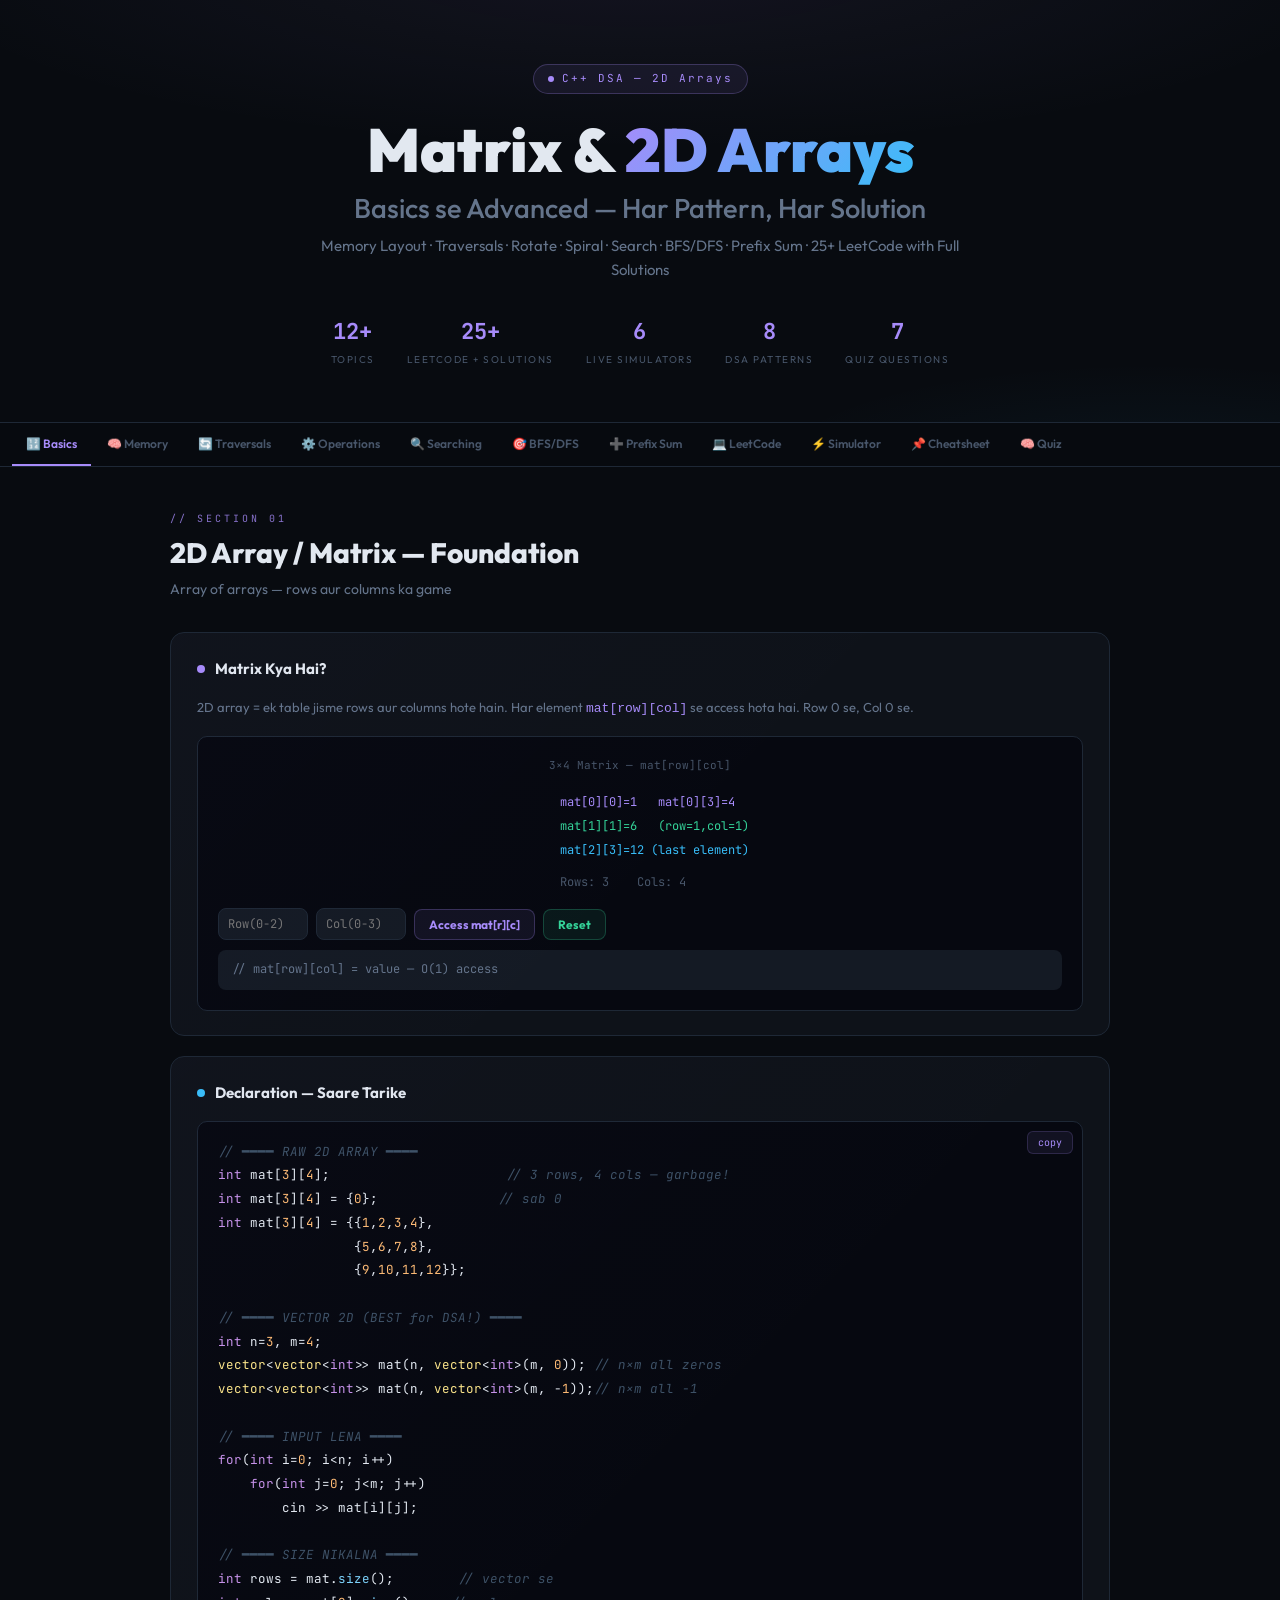
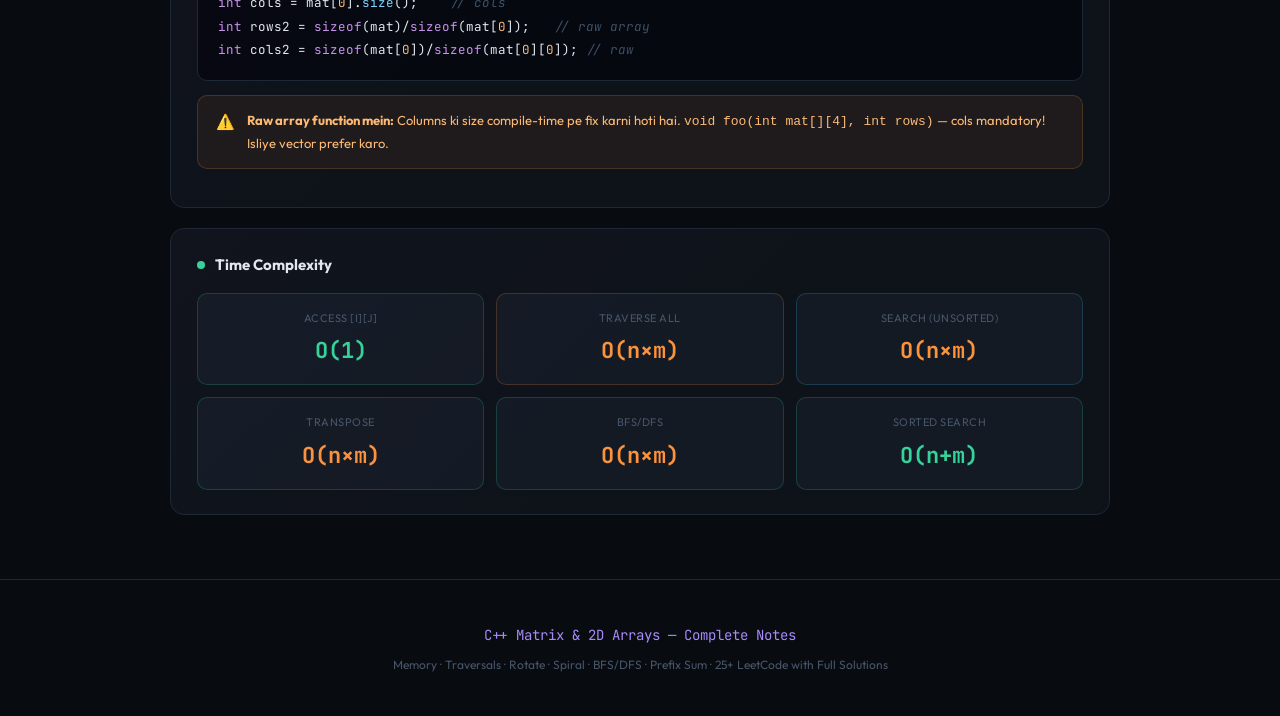
<file: matrix.html>
<!DOCTYPE html>
<html lang="hi">
<head>
<meta charset="UTF-8"/>
<meta name="viewport" content="width=device-width, initial-scale=1.0"/>
<title>C++ Matrix & 2D Arrays — Complete Deep Notes</title>
<link rel="stylesheet" href="matrix.css">
<script src="matrix.js"></script>
<link href="https://fonts.googleapis.com/css2?family=JetBrains+Mono:wght@400;500;600;700&family=Outfit:wght@300;400;500;600;700;800;900&display=swap" rel="stylesheet"/>

</head>
<body>

<!-- ═══ HERO ═══ -->
<div class="hero">
  <div class="hero-eyebrow"><span class="hero-dot"></span>C++ DSA — 2D Arrays</div>
  <h1>Matrix &amp; <span class="hl">2D Arrays</span></h1>
  <h1 style="font-size:clamp(1rem,2.5vw,1.7rem);font-weight:500;color:var(--dim);margin-top:6px;">Basics se Advanced — Har Pattern, Har Solution</h1>
  <p class="hero-sub">Memory Layout · Traversals · Rotate · Spiral · Search · BFS/DFS · Prefix Sum · 25+ LeetCode with Full Solutions</p>
  <div class="stats-row">
    <div class="stat"><div class="stat-num">12+</div><div class="stat-label">Topics</div></div>
    <div class="stat"><div class="stat-num">25+</div><div class="stat-label">LeetCode + Solutions</div></div>
    <div class="stat"><div class="stat-num">6</div><div class="stat-label">Live Simulators</div></div>
    <div class="stat"><div class="stat-num">8</div><div class="stat-label">DSA Patterns</div></div>
    <div class="stat"><div class="stat-num">7</div><div class="stat-label">Quiz Questions</div></div>
  </div>
</div>

<!-- ═══ NAV ═══ -->
<div class="nav-wrapper">
<nav class="nav-bar">
  <button class="nav-btn active" onclick="S('basics',this)">🔢 Basics</button>
  <button class="nav-btn" onclick="S('memory',this)">🧠 Memory</button>
  <button class="nav-btn" onclick="S('traversals',this)">🔄 Traversals</button>
  <button class="nav-btn" onclick="S('operations',this)">⚙️ Operations</button>
  <button class="nav-btn" onclick="S('searching',this)">🔍 Searching</button>
  <button class="nav-btn" onclick="S('patterns',this)">🎯 BFS/DFS</button>
  <button class="nav-btn" onclick="S('prefix',this)">➕ Prefix Sum</button>
  <button class="nav-btn" onclick="S('leetcode',this)">💻 LeetCode</button>
  <button class="nav-btn" onclick="S('simulator',this)">⚡ Simulator</button>
  <button class="nav-btn" onclick="S('cheat',this)">📌 Cheatsheet</button>
  <button class="nav-btn" onclick="S('quiz',this)">🧠 Quiz</button>
</nav>
</div>

<div class="container">

<!-- ═══════════ BASICS ═══════════ -->
<div id="basics" class="section active">
  <div class="sec-tag">// SECTION 01</div>
  <div class="sec-title">2D Array / Matrix — Foundation</div>
  <div class="sec-sub">Array of arrays — rows aur columns ka game</div>

  <div class="card">
    <div class="card-title"><span class="dot da"></span>Matrix Kya Hai?</div>
    <p style="font-size:13px;color:var(--dim);margin-bottom:16px;">2D array = ek table jisme rows aur columns hote hain. Har element <code style="color:var(--accent)">mat[row][col]</code> se access hota hai. Row 0 se, Col 0 se.</p>
    <div class="mat-wrap">
      <div class="mat-label">3×4 Matrix — mat[row][col]</div>
      <div style="display:flex;gap:16px;align-items:flex-start;flex-wrap:wrap;justify-content:center;">
        <div>
          <div class="mat-grid" id="baseMat" style="grid-template-columns:repeat(4,1fr);"></div>
        </div>
        <div style="font-family:'JetBrains Mono',monospace;font-size:12px;color:var(--dim);padding-top:8px;line-height:2;">
          <div style="color:var(--accent);">mat[0][0]=1 &nbsp; mat[0][3]=4</div>
          <div style="color:var(--accent3);">mat[1][1]=6 &nbsp; (row=1,col=1)</div>
          <div style="color:var(--accent2);">mat[2][3]=12 (last element)</div>
          <div style="margin-top:8px;color:var(--muted);">Rows: 3 &nbsp;&nbsp; Cols: 4</div>
        </div>
      </div>
      <div class="mat-controls">
        <input id="bRow" class="ainp" type="number" placeholder="Row(0-2)" min="0" max="2" style="width:90px;background:var(--surface2);border:1px solid var(--border);border-radius:8px;padding:7px;color:var(--text);font-family:'JetBrains Mono',monospace;font-size:12px;outline:none;text-align:center;"/>
        <input id="bCol" class="ainp" type="number" placeholder="Col(0-3)" min="0" max="3" style="width:90px;background:var(--surface2);border:1px solid var(--border);border-radius:8px;padding:7px;color:var(--text);font-family:'JetBrains Mono',monospace;font-size:12px;outline:none;text-align:center;"/>
        <button class="mbtn mbtn-a" onclick="accessCell()">Access mat[r][c]</button>
        <button class="mbtn mbtn-c" onclick="resetBase()">Reset</button>
      </div>
      <div class="mlog" id="baseLog">// mat[row][col] = value — O(1) access</div>
    </div>
  </div>

  <div class="card">
    <div class="card-title"><span class="dot db"></span>Declaration — Saare Tarike</div>
    <div class="code-wrap"><button class="copy-btn" onclick="cp(this)">copy</button>
<pre><span class="cm">// ━━━━ RAW 2D ARRAY ━━━━</span>
<span class="kw">int</span> mat[<span class="num">3</span>][<span class="num">4</span>];                      <span class="cm">// 3 rows, 4 cols — garbage!</span>
<span class="kw">int</span> mat[<span class="num">3</span>][<span class="num">4</span>] = {<span class="num">0</span>};               <span class="cm">// sab 0</span>
<span class="kw">int</span> mat[<span class="num">3</span>][<span class="num">4</span>] = {{<span class="num">1</span>,<span class="num">2</span>,<span class="num">3</span>,<span class="num">4</span>},
                 {<span class="num">5</span>,<span class="num">6</span>,<span class="num">7</span>,<span class="num">8</span>},
                 {<span class="num">9</span>,<span class="num">10</span>,<span class="num">11</span>,<span class="num">12</span>}};

<span class="cm">// ━━━━ VECTOR 2D (BEST for DSA!) ━━━━</span>
<span class="kw">int</span> n=<span class="num">3</span>, m=<span class="num">4</span>;
<span class="ty">vector</span>&lt;<span class="ty">vector</span>&lt;<span class="kw">int</span>&gt;&gt; mat(n, <span class="ty">vector</span>&lt;<span class="kw">int</span>&gt;(m, <span class="num">0</span>)); <span class="cm">// n×m all zeros</span>
<span class="ty">vector</span>&lt;<span class="ty">vector</span>&lt;<span class="kw">int</span>&gt;&gt; mat(n, <span class="ty">vector</span>&lt;<span class="kw">int</span>&gt;(m, -<span class="num">1</span>));<span class="cm">// n×m all -1</span>

<span class="cm">// ━━━━ INPUT LENA ━━━━</span>
<span class="kw">for</span>(<span class="kw">int</span> i=<span class="num">0</span>; i&lt;n; i++)
    <span class="kw">for</span>(<span class="kw">int</span> j=<span class="num">0</span>; j&lt;m; j++)
        cin &gt;&gt; mat[i][j];

<span class="cm">// ━━━━ SIZE NIKALNA ━━━━</span>
<span class="kw">int</span> rows = mat.<span class="fn">size</span>();        <span class="cm">// vector se</span>
<span class="kw">int</span> cols = mat[<span class="num">0</span>].<span class="fn">size</span>();    <span class="cm">// cols</span>
<span class="kw">int</span> rows2 = <span class="kw">sizeof</span>(mat)/<span class="kw">sizeof</span>(mat[<span class="num">0</span>]);   <span class="cm">// raw array</span>
<span class="kw">int</span> cols2 = <span class="kw">sizeof</span>(mat[<span class="num">0</span>])/<span class="kw">sizeof</span>(mat[<span class="num">0</span>][<span class="num">0</span>]); <span class="cm">// raw</span></pre>
    </div>
    <div class="alert aw"><span style="font-size:15px;flex-shrink:0;">⚠️</span><div><strong>Raw array function mein:</strong> Columns ki size compile-time pe fix karni hoti hai. <code>void foo(int mat[][4], int rows)</code> — cols mandatory! Isliye vector prefer karo.</div></div>
  </div>

  <div class="card">
    <div class="card-title"><span class="dot dc"></span>Time Complexity</div>
    <div class="g3" style="gap:12px;">
      <div style="background:var(--surface2);border:1px solid rgba(52,211,153,.2);border-radius:10px;padding:16px;text-align:center;"><div style="font-size:11px;color:var(--muted);text-transform:uppercase;letter-spacing:.5px;margin-bottom:6px;">Access [i][j]</div><div style="font-family:'JetBrains Mono',monospace;font-size:22px;font-weight:700;color:var(--accent3);">O(1)</div></div>
      <div style="background:var(--surface2);border:1px solid rgba(251,146,60,.2);border-radius:10px;padding:16px;text-align:center;"><div style="font-size:11px;color:var(--muted);text-transform:uppercase;letter-spacing:.5px;margin-bottom:6px;">Traverse All</div><div style="font-family:'JetBrains Mono',monospace;font-size:22px;font-weight:700;color:var(--accent4);">O(n×m)</div></div>
      <div style="background:var(--surface2);border:1px solid rgba(56,189,248,.2);border-radius:10px;padding:16px;text-align:center;"><div style="font-size:11px;color:var(--muted);text-transform:uppercase;letter-spacing:.5px;margin-bottom:6px;">Search (unsorted)</div><div style="font-family:'JetBrains Mono',monospace;font-size:22px;font-weight:700;color:var(--accent4);">O(n×m)</div></div>
      <div style="background:var(--surface2);border:1px solid rgba(52,211,153,.2);border-radius:10px;padding:16px;text-align:center;"><div style="font-size:11px;color:var(--muted);text-transform:uppercase;letter-spacing:.5px;margin-bottom:6px;">Transpose</div><div style="font-family:'JetBrains Mono',monospace;font-size:22px;font-weight:700;color:var(--accent4);">O(n×m)</div></div>
      <div style="background:var(--surface2);border:1px solid rgba(52,211,153,.2);border-radius:10px;padding:16px;text-align:center;"><div style="font-size:11px;color:var(--muted);text-transform:uppercase;letter-spacing:.5px;margin-bottom:6px;">BFS/DFS</div><div style="font-family:'JetBrains Mono',monospace;font-size:22px;font-weight:700;color:var(--accent4);">O(n×m)</div></div>
      <div style="background:var(--surface2);border:1px solid rgba(52,211,153,.2);border-radius:10px;padding:16px;text-align:center;"><div style="font-size:11px;color:var(--muted);text-transform:uppercase;letter-spacing:.5px;margin-bottom:6px;">Sorted Search</div><div style="font-family:'JetBrains Mono',monospace;font-size:22px;font-weight:700;color:var(--accent3);">O(n+m)</div></div>
    </div>
  </div>
</div>

<!-- ═══════════ MEMORY ═══════════ -->
<div id="memory" class="section">
  <div class="sec-tag">// SECTION 02</div>
  <div class="sec-title">Memory Layout — Andar se Samjho</div>
  <div class="sec-sub">Row-major storage aur pointer arithmetic</div>

  <div class="card">
    <div class="card-title"><span class="dot da"></span>Row-Major Order — C++ ka tarika</div>
    <p style="font-size:13px;color:var(--dim);margin-bottom:12px;">C++ mein 2D array row-by-row memory mein store hota hai. Pehle poori row 0, phir row 1, phir row 2...</p>
    <div class="mat-wrap">
      <div class="mat-label">int mat[2][3] = {{1,2,3},{4,5,6}} — Memory Layout</div>
      <div style="display:flex;gap:3px;justify-content:center;flex-wrap:wrap;margin-bottom:10px;" id="memLayout"></div>
      <div style="text-align:center;font-family:'JetBrains Mono',monospace;font-size:11px;color:var(--muted);">Formula: mat[i][j] = base + (i × cols + j) × sizeof(int) = base + (i × 3 + j) × 4</div>
    </div>
  </div>

  <div class="card">
    <div class="card-title"><span class="dot db"></span>Pointer se Matrix Access</div>
    <div class="code-wrap"><button class="copy-btn" onclick="cp(this)">copy</button>
<pre><span class="kw">int</span> mat[<span class="num">3</span>][<span class="num">4</span>] = {{<span class="num">1</span>,<span class="num">2</span>,<span class="num">3</span>,<span class="num">4</span>},{<span class="num">5</span>,<span class="num">6</span>,<span class="num">7</span>,<span class="num">8</span>},{<span class="num">9</span>,<span class="num">10</span>,<span class="num">11</span>,<span class="num">12</span>}};

<span class="cm">// mat[i][j] == *(*(mat+i)+j) == *(mat[i]+j)</span>
cout &lt;&lt; mat[<span class="num">1</span>][<span class="num">2</span>];      <span class="cm">// 7</span>
cout &lt;&lt; *(mat[<span class="num">1</span>]+<span class="num">2</span>);    <span class="cm">// 7 — same!</span>
cout &lt;&lt; *(*(mat+<span class="num">1</span>)+<span class="num">2</span>);  <span class="cm">// 7 — same!</span>

<span class="cm">// Row-major flat access:</span>
<span class="cm">// mat[i][j] using single pointer:</span>
<span class="kw">int</span>* flat = &amp;mat[<span class="num">0</span>][<span class="num">0</span>];
cout &lt;&lt; flat[<span class="num">1</span>*<span class="num">4</span>+<span class="num">2</span>];    <span class="cm">// 7 = mat[1][2]</span>

<span class="cm">// Cache friendly traversal — row by row!</span>
<span class="cm">// Row first = cache hits ✓ (adjacent memory)</span>
<span class="kw">for</span>(<span class="kw">int</span> i=<span class="num">0</span>;i&lt;<span class="num">3</span>;i++) <span class="kw">for</span>(<span class="kw">int</span> j=<span class="num">0</span>;j&lt;<span class="num">4</span>;j++) mat[i][j]++; <span class="cm">// ✓ FAST</span>
<span class="kw">for</span>(<span class="kw">int</span> j=<span class="num">0</span>;j&lt;<span class="num">4</span>;j++) <span class="kw">for</span>(<span class="kw">int</span> i=<span class="num">0</span>;i&lt;<span class="num">3</span>;i++) mat[i][j]++; <span class="cm">// ✗ SLOW (cache miss)</span></pre>
    </div>
    <div class="alert ai"><span style="font-size:15px;flex-shrink:0;">💡</span><div><strong>Cache Locality:</strong> Hamesha row-first traverse karo (outer loop = row). Col-first traverse cache misses deta hai aur significantly slow hota hai bade matrices mein!</div></div>
  </div>
</div>

<!-- ═══════════ TRAVERSALS ═══════════ -->
<div id="traversals" class="section">
  <div class="sec-tag">// SECTION 03</div>
  <div class="sec-title">Traversal Patterns — Sab Tarike</div>
  <div class="sec-sub">Matrix ke saare important traversal patterns ek jagah</div>

  <div class="card">
    <div class="card-title"><span class="dot da"></span>Traversal Simulator</div>
    <div class="mat-wrap">
      <div class="mat-label" id="travLabel">4×4 Matrix — Click a pattern to visualize</div>
      <div class="mat-grid" id="travMat" style="grid-template-columns:repeat(4,1fr);margin:0 auto;display:inline-grid;"></div>
      <div class="mat-controls" style="justify-content:center;">
        <button class="mbtn mbtn-a" onclick="travAnimate('row')">Row-wise</button>
        <button class="mbtn mbtn-b" onclick="travAnimate('col')">Col-wise</button>
        <button class="mbtn mbtn-c" onclick="travAnimate('diag')">Main Diag</button>
        <button class="mbtn mbtn-d" onclick="travAnimate('anti')">Anti Diag</button>
        <button class="mbtn mbtn-e" onclick="travAnimate('spiral')">Spiral</button>
        <button class="mbtn mbtn-f" onclick="travAnimate('zigzag')">Zigzag</button>
        <button class="mbtn mbtn-a" onclick="resetTrav()">Reset</button>
      </div>
      <div class="mlog" id="travLog">// Pattern select karo — animation dekho</div>
    </div>
  </div>

  <div class="card">
    <div class="card-title"><span class="dot db"></span>All Traversal Code</div>
    <div class="code-wrap"><button class="copy-btn" onclick="cp(this)">copy</button>
<pre><span class="ty">vector</span>&lt;<span class="ty">vector</span>&lt;<span class="kw">int</span>&gt;&gt; mat(n, <span class="ty">vector</span>&lt;<span class="kw">int</span>&gt;(m));
<span class="kw">int</span> n=mat.<span class="fn">size</span>(), m=mat[<span class="num">0</span>].<span class="fn">size</span>();

<span class="cm">// ━━━━ 1. Row-wise (left→right, top→bottom) ━━━━</span>
<span class="kw">for</span>(<span class="kw">int</span> i=<span class="num">0</span>;i&lt;n;i++)
    <span class="kw">for</span>(<span class="kw">int</span> j=<span class="num">0</span>;j&lt;m;j++) cout&lt;&lt;mat[i][j];

<span class="cm">// ━━━━ 2. Column-wise ━━━━</span>
<span class="kw">for</span>(<span class="kw">int</span> j=<span class="num">0</span>;j&lt;m;j++)
    <span class="kw">for</span>(<span class="kw">int</span> i=<span class="num">0</span>;i&lt;n;i++) cout&lt;&lt;mat[i][j];

<span class="cm">// ━━━━ 3. Main Diagonal (top-left → bottom-right) ━━━━</span>
<span class="kw">for</span>(<span class="kw">int</span> i=<span class="num">0</span>;i&lt;min(n,m);i++) cout&lt;&lt;mat[i][i];

<span class="cm">// ━━━━ 4. Anti Diagonal (top-right → bottom-left) ━━━━</span>
<span class="kw">for</span>(<span class="kw">int</span> i=<span class="num">0</span>;i&lt;min(n,m);i++) cout&lt;&lt;mat[i][m-<span class="num">1</span>-i];

<span class="cm">// ━━━━ 5. Spiral Order ━━━━</span>
<span class="kw">int</span> top=<span class="num">0</span>,bot=n-<span class="num">1</span>,left=<span class="num">0</span>,right=m-<span class="num">1</span>;
<span class="kw">while</span>(top&lt;=bot &amp;&amp; left&lt;=right) {
    <span class="kw">for</span>(<span class="kw">int</span> i=left;i&lt;=right;i++)  res.<span class="fn">push_back</span>(mat[top][i]); top++;
    <span class="kw">for</span>(<span class="kw">int</span> i=top;i&lt;=bot;i++)    res.<span class="fn">push_back</span>(mat[i][right]); right--;
    <span class="kw">if</span>(top&lt;=bot){<span class="kw">for</span>(<span class="kw">int</span> i=right;i&gt;=left;i--) res.<span class="fn">push_back</span>(mat[bot][i]); bot--;}
    <span class="kw">if</span>(left&lt;=right){<span class="kw">for</span>(<span class="kw">int</span> i=bot;i&gt;=top;i--) res.<span class="fn">push_back</span>(mat[i][left]); left++;}
}

<span class="cm">// ━━━━ 6. Zigzag Row ━━━━</span>
<span class="kw">for</span>(<span class="kw">int</span> i=<span class="num">0</span>;i&lt;n;i++) {
    <span class="kw">if</span>(i%<span class="num">2</span>==<span class="num">0</span>) <span class="kw">for</span>(<span class="kw">int</span> j=<span class="num">0</span>;j&lt;m;j++) cout&lt;&lt;mat[i][j];
    <span class="kw">else</span>        <span class="kw">for</span>(<span class="kw">int</span> j=m-<span class="num">1</span>;j&gt;=<span class="num">0</span>;j--) cout&lt;&lt;mat[i][j];
}</pre>
    </div>
  </div>
</div>

<!-- ═══════════ OPERATIONS ═══════════ -->
<div id="operations" class="section">
  <div class="sec-tag">// SECTION 04</div>
  <div class="sec-title">Matrix Operations — Interview Essentials</div>
  <div class="sec-sub">Transpose, Rotate, Flip, Fill — sab code + visual</div>

  <div class="card">
    <div class="card-title"><span class="dot da"></span>Operations Simulator</div>
    <div class="mat-wrap">
      <div class="mat-label" id="opLabel">Original 3×3 Matrix</div>
      <div style="display:flex;gap:24px;align-items:flex-start;flex-wrap:wrap;justify-content:center;">
        <div>
          <div style="font-size:11px;color:var(--muted);text-align:center;margin-bottom:6px;font-family:'JetBrains Mono',monospace;">Original</div>
          <div class="mat-grid" id="opOrigMat" style="grid-template-columns:repeat(3,1fr);display:inline-grid;"></div>
        </div>
        <div style="font-size:22px;color:var(--muted);align-self:center;" id="opArrow">→</div>
        <div>
          <div style="font-size:11px;color:var(--muted);text-align:center;margin-bottom:6px;font-family:'JetBrains Mono',monospace;" id="opResultLabel">Result</div>
          <div class="mat-grid" id="opResMat" style="display:inline-grid;"></div>
        </div>
      </div>
      <div class="mat-controls" style="justify-content:center;margin-top:16px;">
        <button class="mbtn mbtn-a" onclick="doOp('transpose')">Transpose</button>
        <button class="mbtn mbtn-b" onclick="doOp('rot90')">Rotate 90°↻</button>
        <button class="mbtn mbtn-c" onclick="doOp('rot180')">Rotate 180°</button>
        <button class="mbtn mbtn-d" onclick="doOp('flipH')">Flip Horizontal</button>
        <button class="mbtn mbtn-e" onclick="doOp('flipV')">Flip Vertical</button>
        <button class="mbtn mbtn-f" onclick="doOp('rot270')">Rotate 90°↺</button>
        <button class="mbtn mbtn-a" onclick="resetOp()">Reset</button>
      </div>
      <div class="mlog" id="opLog">// Operation select karo</div>
    </div>
  </div>

  <div class="card">
    <div class="card-title"><span class="dot db"></span>Operations Code</div>
    <div class="code-wrap"><button class="copy-btn" onclick="cp(this)">copy</button>
<pre><span class="ty">vector</span>&lt;<span class="ty">vector</span>&lt;<span class="kw">int</span>&gt;&gt; mat = {{<span class="num">1</span>,<span class="num">2</span>,<span class="num">3</span>},{<span class="num">4</span>,<span class="num">5</span>,<span class="num">6</span>},{<span class="num">7</span>,<span class="num">8</span>,<span class="num">9</span>}};
<span class="kw">int</span> n = <span class="num">3</span>;

<span class="cm">// ━━━━ TRANSPOSE (mat[i][j] ↔ mat[j][i]) ━━━━</span>
<span class="kw">for</span>(<span class="kw">int</span> i=<span class="num">0</span>;i&lt;n;i++)
    <span class="kw">for</span>(<span class="kw">int</span> j=i+<span class="num">1</span>;j&lt;n;j++)
        swap(mat[i][j], mat[j][i]);

<span class="cm">// ━━━━ ROTATE 90° CLOCKWISE ━━━━</span>
<span class="cm">// Step 1: Transpose</span>
<span class="kw">for</span>(<span class="kw">int</span> i=<span class="num">0</span>;i&lt;n;i++) <span class="kw">for</span>(<span class="kw">int</span> j=i+<span class="num">1</span>;j&lt;n;j++) swap(mat[i][j],mat[j][i]);
<span class="cm">// Step 2: Reverse each row</span>
<span class="kw">for</span>(<span class="kw">int</span> i=<span class="num">0</span>;i&lt;n;i++) reverse(mat[i].<span class="fn">begin</span>(),mat[i].<span class="fn">end</span>());

<span class="cm">// ━━━━ ROTATE 90° COUNTER-CLOCKWISE ━━━━</span>
<span class="cm">// Step 1: Transpose</span>
<span class="cm">// Step 2: Reverse each COLUMN (or reverse rows then transpose)</span>
<span class="kw">for</span>(<span class="kw">int</span> i=<span class="num">0</span>;i&lt;n;i++) <span class="kw">for</span>(<span class="kw">int</span> j=i+<span class="num">1</span>;j&lt;n;j++) swap(mat[i][j],mat[j][i]);
<span class="kw">for</span>(<span class="kw">int</span> i=<span class="num">0</span>;i&lt;n/<span class="num">2</span>;i++) swap(mat[i],mat[n-<span class="num">1</span>-i]); <span class="cm">// reverse rows</span>

<span class="cm">// ━━━━ ROTATE 180° ━━━━</span>
<span class="kw">for</span>(<span class="kw">int</span> i=<span class="num">0</span>;i&lt;n/<span class="num">2</span>;i++) swap(mat[i],mat[n-<span class="num">1</span>-i]);      <span class="cm">// flip vertical</span>
<span class="kw">for</span>(<span class="kw">int</span> i=<span class="num">0</span>;i&lt;n;i++) reverse(mat[i].<span class="fn">begin</span>(),mat[i].<span class="fn">end</span>()); <span class="cm">// flip horizontal</span>

<span class="cm">// ━━━━ FLIP HORIZONTAL (left-right mirror) ━━━━</span>
<span class="kw">for</span>(<span class="kw">int</span> i=<span class="num">0</span>;i&lt;n;i++) reverse(mat[i].<span class="fn">begin</span>(),mat[i].<span class="fn">end</span>());

<span class="cm">// ━━━━ FLIP VERTICAL (up-down mirror) ━━━━</span>
<span class="kw">for</span>(<span class="kw">int</span> i=<span class="num">0</span>;i&lt;n/<span class="num">2</span>;i++) swap(mat[i],mat[n-<span class="num">1</span>-i]);</pre>
    </div>
    <div class="alert at"><span style="font-size:15px;flex-shrink:0;">⭐</span><div><strong>Rotate 90° Clockwise = Transpose + Reverse each row</strong>. Yeh pattern yaad rakho — LeetCode #48 isi se solve hota hai in-place O(1) space mein!</div></div>
  </div>

  <div class="card">
    <div class="card-title"><span class="dot dc"></span>4 Directions — BFS/DFS template</div>
    <div class="code-wrap"><button class="copy-btn" onclick="cp(this)">copy</button>
<pre><span class="cm">// ━━━━ 4 DIRECTIONS (Up, Down, Left, Right) ━━━━</span>
<span class="kw">int</span> dr4[] = {-<span class="num">1</span>, <span class="num">1</span>, <span class="num">0</span>, <span class="num">0</span>};
<span class="kw">int</span> dc4[] = { <span class="num">0</span>, <span class="num">0</span>,-<span class="num">1</span>, <span class="num">1</span>};

<span class="kw">for</span>(<span class="kw">int</span> d=<span class="num">0</span>; d&lt;<span class="num">4</span>; d++) {
    <span class="kw">int</span> nr = r + dr4[d];
    <span class="kw">int</span> nc = c + dc4[d];
    <span class="kw">if</span>(nr&gt;=<span class="num">0</span> &amp;&amp; nr&lt;n &amp;&amp; nc&gt;=<span class="num">0</span> &amp;&amp; nc&lt;m) {
        <span class="cm">// valid neighbor — process</span>
    }
}

<span class="cm">// ━━━━ 8 DIRECTIONS (Diagonals bhi) ━━━━</span>
<span class="kw">int</span> dr8[] = {-<span class="num">1</span>,-<span class="num">1</span>,-<span class="num">1</span>, <span class="num">0</span>, <span class="num">0</span>, <span class="num">1</span>, <span class="num">1</span>, <span class="num">1</span>};
<span class="kw">int</span> dc8[] = {-<span class="num">1</span>, <span class="num">0</span>, <span class="num">1</span>,-<span class="num">1</span>, <span class="num">1</span>,-<span class="num">1</span>, <span class="num">0</span>, <span class="num">1</span>};

<span class="cm">// ━━━━ BOUNDARY CHECK LAMBDA ━━━━</span>
<span class="kw">auto</span> valid = [&amp;](<span class="kw">int</span> r, <span class="kw">int</span> c) {
    <span class="kw">return</span> r&gt;=<span class="num">0</span> &amp;&amp; r&lt;n &amp;&amp; c&gt;=<span class="num">0</span> &amp;&amp; c&lt;m;
};</pre>
    </div>
  </div>
</div>

<!-- ═══════════ SEARCHING ═══════════ -->
<div id="searching" class="section">
  <div class="sec-tag">// SECTION 05</div>
  <div class="sec-title">Searching in Matrix</div>
  <div class="sec-sub">Sorted matrix mein O(n+m) search — classic interview question</div>

  <div class="card">
    <div class="card-title"><span class="dot da"></span>Search in Row+Col Sorted Matrix — O(n+m)</div>
    <p style="font-size:13px;color:var(--dim);margin-bottom:12px;">Matrix jahan har row left-to-right sorted aur har column top-to-bottom sorted ho. Start top-right se!</p>
    <div class="mat-wrap">
      <div class="mat-label">Row+Col Sorted Matrix — Staircase Search</div>
      <div class="mat-grid" id="searchMat" style="grid-template-columns:repeat(4,1fr);display:inline-grid;margin:0 auto;"></div>
      <div class="mat-controls">
        <input id="searchTarget" style="background:var(--surface2);border:1px solid var(--border);border-radius:8px;padding:7px 12px;color:var(--text);font-family:'JetBrains Mono',monospace;font-size:12px;outline:none;text-align:center;width:120px;" placeholder="Target value" type="number"/>
        <button class="mbtn mbtn-a" onclick="runSearch()">🔍 Search O(n+m)</button>
        <button class="mbtn mbtn-b" onclick="runLinearSearch()">🔍 Linear O(n×m)</button>
        <button class="mbtn mbtn-c" onclick="resetSearch()">Reset</button>
      </div>
      <div class="mlog" id="searchLog">// Value daalo — dono search methods compare karo</div>
    </div>
  </div>

  <div class="card">
    <div class="card-title"><span class="dot db"></span>Search Algorithms Code</div>
    <div class="code-wrap"><button class="copy-btn" onclick="cp(this)">copy</button>
<pre><span class="cm">// ━━━━ SEARCH IN ROW+COL SORTED MATRIX O(n+m) ━━━━</span>
<span class="cm">// Start from top-right corner</span>
<span class="kw">bool</span> <span class="fn">searchMatrix</span>(<span class="ty">vector</span>&lt;<span class="ty">vector</span>&lt;<span class="kw">int</span>&gt;&gt;&amp; mat, <span class="kw">int</span> target) {
    <span class="kw">int</span> n=mat.<span class="fn">size</span>(), m=mat[<span class="num">0</span>].<span class="fn">size</span>();
    <span class="kw">int</span> r=<span class="num">0</span>, c=m-<span class="num">1</span>;  <span class="cm">// top-right</span>
    <span class="kw">while</span>(r&lt;n &amp;&amp; c&gt;=<span class="num">0</span>) {
        <span class="kw">if</span>(mat[r][c]==target) <span class="kw">return true</span>;
        <span class="kw">if</span>(mat[r][c]&lt;target) r++;   <span class="cm">// too small → go down</span>
        <span class="kw">else</span>                 c--;   <span class="cm">// too big  → go left</span>
    }
    <span class="kw">return false</span>;
}

<span class="cm">// ━━━━ LEETCODE 74: SEARCH (rows sorted, first&gt;last of prev) ━━━━</span>
<span class="cm">// Treat as 1D sorted array → Binary search</span>
<span class="kw">bool</span> <span class="fn">searchMatrix74</span>(<span class="ty">vector</span>&lt;<span class="ty">vector</span>&lt;<span class="kw">int</span>&gt;&gt;&amp; mat, <span class="kw">int</span> target) {
    <span class="kw">int</span> n=mat.<span class="fn">size</span>(), m=mat[<span class="num">0</span>].<span class="fn">size</span>();
    <span class="kw">int</span> lo=<span class="num">0</span>, hi=n*m-<span class="num">1</span>;
    <span class="kw">while</span>(lo&lt;=hi) {
        <span class="kw">int</span> mid=lo+(hi-lo)/<span class="num">2</span>;
        <span class="kw">int</span> val=mat[mid/m][mid%m]; <span class="cm">// 1D → 2D index!</span>
        <span class="kw">if</span>(val==target) <span class="kw">return true</span>;
        <span class="kw">if</span>(val&lt;target)  lo=mid+<span class="num">1</span>;
        <span class="kw">else</span>            hi=mid-<span class="num">1</span>;
    }
    <span class="kw">return false</span>;
}</pre>
    </div>
  </div>
</div>

<!-- ═══════════ BFS/DFS PATTERNS ═══════════ -->
<div id="patterns" class="section">
  <div class="sec-tag">// SECTION 06</div>
  <div class="sec-title">BFS / DFS on Matrix — Key Patterns</div>
  <div class="sec-sub">Islands, Connected Components, Shortest Path — sab yahan hain</div>

  <div class="card">
    <div class="card-title"><span class="dot da"></span>Island Counter (DFS) — Most Classic Pattern</div>
    <div class="mat-wrap">
      <div class="mat-label">0/1 Grid — Islands visualizer (1=land, 0=water)</div>
      <div class="mat-grid" id="islandMat" style="grid-template-columns:repeat(6,1fr);display:inline-grid;margin:0 auto;"></div>
      <div class="mat-controls">
        <button class="mbtn mbtn-a" onclick="runIslands()">🏝 Count Islands (DFS)</button>
        <button class="mbtn mbtn-b" onclick="resetIslands()">Reset</button>
      </div>
      <div class="mlog" id="islandLog">// DFS se connected land cells group karo</div>
    </div>
  </div>

  <div class="card">
    <div class="card-title"><span class="dot db"></span>BFS aur DFS Templates — Copy-Paste Ready</div>
    <div class="code-wrap"><button class="copy-btn" onclick="cp(this)">copy</button>
<pre><span class="cm">// ━━━━ DFS TEMPLATE (Island / Flood Fill) ━━━━</span>
<span class="kw">int</span> dr[] = {-<span class="num">1</span>,<span class="num">1</span>,<span class="num">0</span>,<span class="num">0</span>};
<span class="kw">int</span> dc[] = {<span class="num">0</span>,<span class="num">0</span>,-<span class="num">1</span>,<span class="num">1</span>};

<span class="kw">void</span> <span class="fn">dfs</span>(<span class="ty">vector</span>&lt;<span class="ty">vector</span>&lt;<span class="kw">int</span>&gt;&gt;&amp; grid, <span class="kw">int</span> r, <span class="kw">int</span> c) {
    <span class="kw">int</span> n=grid.<span class="fn">size</span>(), m=grid[<span class="num">0</span>].<span class="fn">size</span>();
    <span class="kw">if</span>(r&lt;<span class="num">0</span>||r&gt;=n||c&lt;<span class="num">0</span>||c&gt;=m) <span class="kw">return</span>; <span class="cm">// boundary</span>
    <span class="kw">if</span>(grid[r][c]!=<span class="num">1</span>) <span class="kw">return</span>;         <span class="cm">// not land/visited</span>
    grid[r][c] = <span class="num">2</span>;                    <span class="cm">// mark visited</span>
    <span class="kw">for</span>(<span class="kw">int</span> d=<span class="num">0</span>;d&lt;<span class="num">4</span>;d++)
        <span class="fn">dfs</span>(grid, r+dr[d], c+dc[d]);
}

<span class="kw">int</span> <span class="fn">numIslands</span>(<span class="ty">vector</span>&lt;<span class="ty">vector</span>&lt;<span class="kw">char</span>&gt;&gt;&amp; grid) {
    <span class="kw">int</span> count=<span class="num">0</span>;
    <span class="kw">for</span>(<span class="kw">int</span> i=<span class="num">0</span>;i&lt;grid.<span class="fn">size</span>();i++)
        <span class="kw">for</span>(<span class="kw">int</span> j=<span class="num">0</span>;j&lt;grid[<span class="num">0</span>].<span class="fn">size</span>();j++)
            <span class="kw">if</span>(grid[i][j]==<span class="str">'1'</span>){ <span class="fn">dfs</span>(grid,i,j); count++; }
    <span class="kw">return</span> count;
}

<span class="cm">// ━━━━ BFS TEMPLATE (Shortest Path / Flood) ━━━━</span>
<span class="kw">int</span> <span class="fn">bfsShortestPath</span>(<span class="ty">vector</span>&lt;<span class="ty">vector</span>&lt;<span class="kw">int</span>&gt;&gt;&amp; grid, pair&lt;<span class="kw">int</span>,<span class="kw">int</span>&gt; src, pair&lt;<span class="kw">int</span>,<span class="kw">int</span>&gt; dst) {
    <span class="kw">int</span> n=grid.<span class="fn">size</span>(), m=grid[<span class="num">0</span>].<span class="fn">size</span>();
    <span class="ty">vector</span>&lt;<span class="ty">vector</span>&lt;<span class="kw">bool</span>&gt;&gt; vis(n,<span class="ty">vector</span>&lt;<span class="kw">bool</span>&gt;(m,<span class="kw">false</span>));
    queue&lt;pair&lt;<span class="kw">int</span>,<span class="kw">int</span>&gt;&gt; q;
    q.<span class="fn">push</span>(src); vis[src.first][src.second]=<span class="kw">true</span>;
    <span class="kw">int</span> dist=<span class="num">0</span>;
    <span class="kw">while</span>(!q.<span class="fn">empty</span>()) {
        <span class="kw">int</span> sz=q.<span class="fn">size</span>();
        <span class="kw">while</span>(sz--) {
            <span class="kw">auto</span> [r,c]=q.<span class="fn">front</span>(); q.<span class="fn">pop</span>();
            <span class="kw">if</span>(make_pair(r,c)==dst) <span class="kw">return</span> dist;
            <span class="kw">for</span>(<span class="kw">int</span> d=<span class="num">0</span>;d&lt;<span class="num">4</span>;d++){
                <span class="kw">int</span> nr=r+dr[d],nc=c+dc[d];
                <span class="kw">if</span>(nr&gt;=<span class="num">0</span>&amp;&amp;nr&lt;n&amp;&amp;nc&gt;=<span class="num">0</span>&amp;&amp;nc&lt;m&amp;&amp;!vis[nr][nc]&amp;&amp;grid[nr][nc]==<span class="num">0</span>){
                    vis[nr][nc]=<span class="kw">true</span>; q.<span class="fn">push</span>({nr,nc});
                }
            }
        }
        dist++;
    }
    <span class="kw">return</span> -<span class="num">1</span>;
}</pre>
    </div>
  </div>
</div>

<!-- ═══════════ PREFIX SUM ═══════════ -->
<div id="prefix" class="section">
  <div class="sec-tag">// SECTION 07</div>
  <div class="sec-title">2D Prefix Sum — Range Query O(1)</div>
  <div class="sec-sub">Kisi bhi submatrix ka sum O(1) mein — competitive programming must-know</div>

  <div class="card">
    <div class="card-title"><span class="dot da"></span>2D Prefix Sum — Concept + Simulator</div>
    <p style="font-size:13px;color:var(--dim);margin-bottom:12px;">pre[i][j] = sum of all elements from (0,0) to (i-1,j-1). Kisi bhi rectangle ka sum = pre[r2+1][c2+1] - pre[r1][c2+1] - pre[r2+1][c1] + pre[r1][c1]</p>
    <div class="mat-wrap">
      <div style="display:flex;gap:24px;flex-wrap:wrap;justify-content:center;">
        <div>
          <div class="mat-label">Original Matrix</div>
          <div class="mat-grid" id="pfOrigMat" style="grid-template-columns:repeat(4,1fr);display:inline-grid;"></div>
        </div>
        <div style="font-size:18px;color:var(--muted);align-self:center;">→</div>
        <div>
          <div class="mat-label">Prefix Sum Matrix</div>
          <div class="mat-grid" id="pfSumMat" style="grid-template-columns:repeat(5,1fr);display:inline-grid;"></div>
        </div>
      </div>
      <div style="margin-top:14px;font-family:'JetBrains Mono',monospace;font-size:12px;color:var(--dim);text-align:center;">Query: sum from (r1,c1) to (r2,c2)</div>
      <div class="mat-controls" style="justify-content:center;margin-top:8px;">
        <span style="font-size:12px;color:var(--muted);">r1</span><input id="pfr1" type="number" min="0" max="3" value="1" style="width:45px;background:var(--surface2);border:1px solid var(--border);border-radius:6px;padding:5px;color:var(--text);font-family:'JetBrains Mono',monospace;font-size:12px;outline:none;text-align:center;"/>
        <span style="font-size:12px;color:var(--muted);">c1</span><input id="pfc1" type="number" min="0" max="3" value="1" style="width:45px;background:var(--surface2);border:1px solid var(--border);border-radius:6px;padding:5px;color:var(--text);font-family:'JetBrains Mono',monospace;font-size:12px;outline:none;text-align:center;"/>
        <span style="font-size:12px;color:var(--muted);">r2</span><input id="pfr2" type="number" min="0" max="3" value="2" style="width:45px;background:var(--surface2);border:1px solid var(--border);border-radius:6px;padding:5px;color:var(--text);font-family:'JetBrains Mono',monospace;font-size:12px;outline:none;text-align:center;"/>
        <span style="font-size:12px;color:var(--muted);">c2</span><input id="pfc2" type="number" min="0" max="3" value="2" style="width:45px;background:var(--surface2);border:1px solid var(--border);border-radius:6px;padding:5px;color:var(--text);font-family:'JetBrains Mono',monospace;font-size:12px;outline:none;text-align:center;"/>
        <button class="mbtn mbtn-a" onclick="runPfQuery()">Query O(1)</button>
      </div>
      <div class="mlog" id="pfLog">// Prefix sum se O(1) mein kisi bhi rectangle ka sum!</div>
    </div>
  </div>

  <div class="card">
    <div class="card-title"><span class="dot db"></span>2D Prefix Sum Code</div>
    <div class="code-wrap"><button class="copy-btn" onclick="cp(this)">copy</button>
<pre><span class="cm">// ━━━━ BUILD 2D PREFIX SUM ━━━━</span>
<span class="kw">int</span> n=<span class="num">4</span>, m=<span class="num">4</span>;
<span class="ty">vector</span>&lt;<span class="ty">vector</span>&lt;<span class="kw">int</span>&gt;&gt; pre(n+<span class="num">1</span>, <span class="ty">vector</span>&lt;<span class="kw">int</span>&gt;(m+<span class="num">1</span>, <span class="num">0</span>));

<span class="kw">for</span>(<span class="kw">int</span> i=<span class="num">1</span>;i&lt;=n;i++)
    <span class="kw">for</span>(<span class="kw">int</span> j=<span class="num">1</span>;j&lt;=m;j++)
        pre[i][j] = mat[i-<span class="num">1</span>][j-<span class="num">1</span>]
                  + pre[i-<span class="num">1</span>][j]    <span class="cm">// top</span>
                  + pre[i][j-<span class="num">1</span>]    <span class="cm">// left</span>
                  - pre[i-<span class="num">1</span>][j-<span class="num">1</span>]; <span class="cm">// subtract overlap</span>

<span class="cm">// ━━━━ QUERY: sum of rectangle (r1,c1) to (r2,c2) ━━━━</span>
<span class="kw">int</span> <span class="fn">query</span>(<span class="kw">int</span> r1, <span class="kw">int</span> c1, <span class="kw">int</span> r2, <span class="kw">int</span> c2) {
    <span class="kw">return</span> pre[r2+<span class="num">1</span>][c2+<span class="num">1</span>]
         - pre[r1][c2+<span class="num">1</span>]    <span class="cm">// subtract top</span>
         - pre[r2+<span class="num">1</span>][c1]    <span class="cm">// subtract left</span>
         + pre[r1][c1];       <span class="cm">// add back corner</span>
}
<span class="cm">// O(n×m) build, O(1) per query — LeetCode #304!</span></pre>
    </div>
  </div>
</div>

<!-- ═══════════ LEETCODE ═══════════ -->
<div id="leetcode" class="section">
  <div class="sec-tag">// SECTION 08</div>
  <div class="sec-title">💻 LeetCode — 25+ Problems with Solutions</div>
  <div class="sec-sub">Har problem ka problem statement + approach + full solution</div>

  <!-- #54 SPIRAL -->
  <div class="lc-card">
    <div class="lc-top">
      <div class="lc-meta"><span class="lc-num">#54</span><span class="lc-diff med">Medium</span></div>
    </div>
    <div class="lc-title">Spiral Matrix</div>
    <div class="lc-tags"><span class="lc-tag">Matrix</span><span class="lc-tag">Simulation</span></div>
    <div class="lc-problem">m×n matrix ka elements spiral order mein return karo.</div>
    <div class="sol-tabs"><button class="sol-tab active" onclick="tabSwitch(this,'s54a')">Approach</button><button class="sol-tab" onclick="tabSwitch(this,'s54b')">Solution</button></div>
    <div class="sol-panel active" id="s54a"><p style="font-size:13px;color:var(--dim);line-height:1.7;">4 boundaries rakhte hain: top, bottom, left, right. Clockwise: left→right (top++), top→bottom (right--), right→left (bottom--), bottom→top (left++). Jab boundaries cross ho jaayein, stop.</p></div>
    <div class="sol-panel" id="s54b">
      <div class="code-wrap"><button class="copy-btn" onclick="cp(this)">copy</button>
<pre><span class="ty">vector</span>&lt;<span class="kw">int</span>&gt; <span class="fn">spiralOrder</span>(<span class="ty">vector</span>&lt;<span class="ty">vector</span>&lt;<span class="kw">int</span>&gt;&gt;&amp; mat) {
    <span class="ty">vector</span>&lt;<span class="kw">int</span>&gt; res;
    <span class="kw">if</span>(mat.<span class="fn">empty</span>()) <span class="kw">return</span> res;
    <span class="kw">int</span> top=<span class="num">0</span>,bot=mat.<span class="fn">size</span>()-<span class="num">1</span>,left=<span class="num">0</span>,right=mat[<span class="num">0</span>].<span class="fn">size</span>()-<span class="num">1</span>;
    <span class="kw">while</span>(top&lt;=bot &amp;&amp; left&lt;=right) {
        <span class="kw">for</span>(<span class="kw">int</span> i=left;i&lt;=right;i++) res.<span class="fn">push_back</span>(mat[top][i]); top++;
        <span class="kw">for</span>(<span class="kw">int</span> i=top;i&lt;=bot;i++) res.<span class="fn">push_back</span>(mat[i][right]); right--;
        <span class="kw">if</span>(top&lt;=bot){<span class="kw">for</span>(<span class="kw">int</span> i=right;i&gt;=left;i--) res.<span class="fn">push_back</span>(mat[bot][i]); bot--;}
        <span class="kw">if</span>(left&lt;=right){<span class="kw">for</span>(<span class="kw">int</span> i=bot;i&gt;=top;i--) res.<span class="fn">push_back</span>(mat[i][left]); left++;}
    }
    <span class="kw">return</span> res;
}</pre>
      </div>
      <div class="complexity-row"><span class="cx-chip cx-t">Time: O(n×m)</span><span class="cx-chip cx-s">Space: O(1)</span></div>
    </div>
  </div>

  <!-- #48 ROTATE IMAGE -->
  <div class="lc-card">
    <div class="lc-top"><div class="lc-meta"><span class="lc-num">#48</span><span class="lc-diff med">Medium</span></div></div>
    <div class="lc-title">Rotate Image</div>
    <div class="lc-tags"><span class="lc-tag">Matrix</span><span class="lc-tag">In-place</span></div>
    <div class="lc-problem">n×n matrix ko 90° clockwise rotate karo in-place (no extra matrix).</div>
    <div class="sol-tabs"><button class="sol-tab active" onclick="tabSwitch(this,'s48a')">Approach</button><button class="sol-tab" onclick="tabSwitch(this,'s48b')">Solution</button></div>
    <div class="sol-panel active" id="s48a"><p style="font-size:13px;color:var(--dim);line-height:1.7;"><strong>Step 1: Transpose</strong> — mat[i][j] aur mat[j][i] swap karo (j=i+1 se start, duplicate avoid karo).<br/><strong>Step 2: Reverse each row</strong> — har row ko reverse karo. Done! No extra space needed.</p></div>
    <div class="sol-panel" id="s48b">
      <div class="code-wrap"><button class="copy-btn" onclick="cp(this)">copy</button>
<pre><span class="kw">void</span> <span class="fn">rotate</span>(<span class="ty">vector</span>&lt;<span class="ty">vector</span>&lt;<span class="kw">int</span>&gt;&gt;&amp; mat) {
    <span class="kw">int</span> n = mat.<span class="fn">size</span>();
    <span class="cm">// Step 1: Transpose</span>
    <span class="kw">for</span>(<span class="kw">int</span> i=<span class="num">0</span>;i&lt;n;i++)
        <span class="kw">for</span>(<span class="kw">int</span> j=i+<span class="num">1</span>;j&lt;n;j++)
            swap(mat[i][j], mat[j][i]);
    <span class="cm">// Step 2: Reverse each row</span>
    <span class="kw">for</span>(<span class="kw">int</span> i=<span class="num">0</span>;i&lt;n;i++)
        reverse(mat[i].<span class="fn">begin</span>(), mat[i].<span class="fn">end</span>());
}</pre>
      </div>
      <div class="complexity-row"><span class="cx-chip cx-t">Time: O(n²)</span><span class="cx-chip cx-s">Space: O(1) in-place</span></div>
    </div>
  </div>

  <!-- #73 SET MATRIX ZEROES -->
  <div class="lc-card">
    <div class="lc-top"><div class="lc-meta"><span class="lc-num">#73</span><span class="lc-diff med">Medium</span></div></div>
    <div class="lc-title">Set Matrix Zeroes</div>
    <div class="lc-tags"><span class="lc-tag">Matrix</span><span class="lc-tag">In-place</span></div>
    <div class="lc-problem">Agar kisi cell mein 0 hai, toh uski poori row aur column 0 kar do. In-place O(1) space.</div>
    <div class="sol-tabs"><button class="sol-tab active" onclick="tabSwitch(this,'s73a')">Approach</button><button class="sol-tab" onclick="tabSwitch(this,'s73b')">Solution</button></div>
    <div class="sol-panel active" id="s73a"><p style="font-size:13px;color:var(--dim);line-height:1.7;">First row aur first column ko markers ki tarah use karo. Pehle check karo ki first row/col mein 0 hai ya nahi (alag flag). Phir baaki matrix scan karo — jahan 0 mile, mat[i][0] aur mat[0][j] = 0 mark karo. Phir markers ke hisaab se rows/cols zero karo.</p></div>
    <div class="sol-panel" id="s73b">
      <div class="code-wrap"><button class="copy-btn" onclick="cp(this)">copy</button>
<pre><span class="kw">void</span> <span class="fn">setZeroes</span>(<span class="ty">vector</span>&lt;<span class="ty">vector</span>&lt;<span class="kw">int</span>&gt;&gt;&amp; mat) {
    <span class="kw">int</span> n=mat.<span class="fn">size</span>(), m=mat[<span class="num">0</span>].<span class="fn">size</span>();
    <span class="kw">bool</span> row0=<span class="kw">false</span>, col0=<span class="kw">false</span>;
    <span class="cm">// Check first row & col</span>
    <span class="kw">for</span>(<span class="kw">int</span> j=<span class="num">0</span>;j&lt;m;j++) <span class="kw">if</span>(!mat[<span class="num">0</span>][j]) row0=<span class="kw">true</span>;
    <span class="kw">for</span>(<span class="kw">int</span> i=<span class="num">0</span>;i&lt;n;i++) <span class="kw">if</span>(!mat[i][<span class="num">0</span>]) col0=<span class="kw">true</span>;
    <span class="cm">// Mark rows & cols using first row/col</span>
    <span class="kw">for</span>(<span class="kw">int</span> i=<span class="num">1</span>;i&lt;n;i++) <span class="kw">for</span>(<span class="kw">int</span> j=<span class="num">1</span>;j&lt;m;j++)
        <span class="kw">if</span>(!mat[i][j]) mat[i][<span class="num">0</span>]=mat[<span class="num">0</span>][j]=<span class="num">0</span>;
    <span class="cm">// Zero out marked rows & cols</span>
    <span class="kw">for</span>(<span class="kw">int</span> i=<span class="num">1</span>;i&lt;n;i++) <span class="kw">if</span>(!mat[i][<span class="num">0</span>]) <span class="kw">for</span>(<span class="kw">int</span> j=<span class="num">1</span>;j&lt;m;j++) mat[i][j]=<span class="num">0</span>;
    <span class="kw">for</span>(<span class="kw">int</span> j=<span class="num">1</span>;j&lt;m;j++) <span class="kw">if</span>(!mat[<span class="num">0</span>][j]) <span class="kw">for</span>(<span class="kw">int</span> i=<span class="num">1</span>;i&lt;n;i++) mat[i][j]=<span class="num">0</span>;
    <span class="kw">if</span>(row0) <span class="kw">for</span>(<span class="kw">int</span> j=<span class="num">0</span>;j&lt;m;j++) mat[<span class="num">0</span>][j]=<span class="num">0</span>;
    <span class="kw">if</span>(col0) <span class="kw">for</span>(<span class="kw">int</span> i=<span class="num">0</span>;i&lt;n;i++) mat[i][<span class="num">0</span>]=<span class="num">0</span>;
}</pre>
      </div>
      <div class="complexity-row"><span class="cx-chip cx-t">Time: O(n×m)</span><span class="cx-chip cx-s">Space: O(1)</span></div>
    </div>
  </div>

  <!-- #200 NUMBER OF ISLANDS -->
  <div class="lc-card">
    <div class="lc-top"><div class="lc-meta"><span class="lc-num">#200</span><span class="lc-diff med">Medium</span></div></div>
    <div class="lc-title">Number of Islands</div>
    <div class="lc-tags"><span class="lc-tag">DFS</span><span class="lc-tag">BFS</span><span class="lc-tag">Matrix</span></div>
    <div class="lc-problem">'1' (land) aur '0' (water) ka grid diya hai. Islands ki count karo (4-directional connected land).</div>
    <div class="sol-tabs"><button class="sol-tab active" onclick="tabSwitch(this,'s200a')">Approach</button><button class="sol-tab" onclick="tabSwitch(this,'s200b')">Solution</button></div>
    <div class="sol-panel active" id="s200a"><p style="font-size:13px;color:var(--dim);line-height:1.7;">Har '1' pe DFS chalao aur connected sab '1's ko '0' mark kar do (visited). Count += 1 jab bhi DFS call karo. Total calls = islands count.</p></div>
    <div class="sol-panel" id="s200b">
      <div class="code-wrap"><button class="copy-btn" onclick="cp(this)">copy</button>
<pre><span class="kw">void</span> <span class="fn">dfs</span>(<span class="ty">vector</span>&lt;<span class="ty">vector</span>&lt;<span class="kw">char</span>&gt;&gt;&amp; g, <span class="kw">int</span> r, <span class="kw">int</span> c) {
    <span class="kw">if</span>(r&lt;<span class="num">0</span>||r&gt;=g.<span class="fn">size</span>()||c&lt;<span class="num">0</span>||c&gt;=g[<span class="num">0</span>].<span class="fn">size</span>()||g[r][c]!=<span class="str">'1'</span>) <span class="kw">return</span>;
    g[r][c]=<span class="str">'0'</span>;
    <span class="fn">dfs</span>(g,r-<span class="num">1</span>,c); <span class="fn">dfs</span>(g,r+<span class="num">1</span>,c); <span class="fn">dfs</span>(g,r,c-<span class="num">1</span>); <span class="fn">dfs</span>(g,r,c+<span class="num">1</span>);
}
<span class="kw">int</span> <span class="fn">numIslands</span>(<span class="ty">vector</span>&lt;<span class="ty">vector</span>&lt;<span class="kw">char</span>&gt;&gt;&amp; grid) {
    <span class="kw">int</span> count=<span class="num">0</span>;
    <span class="kw">for</span>(<span class="kw">int</span> i=<span class="num">0</span>;i&lt;grid.<span class="fn">size</span>();i++)
        <span class="kw">for</span>(<span class="kw">int</span> j=<span class="num">0</span>;j&lt;grid[<span class="num">0</span>].<span class="fn">size</span>();j++)
            <span class="kw">if</span>(grid[i][j]==<span class="str">'1'</span>){<span class="fn">dfs</span>(grid,i,j);count++;}
    <span class="kw">return</span> count;
}</pre>
      </div>
      <div class="complexity-row"><span class="cx-chip cx-t">Time: O(n×m)</span><span class="cx-chip cx-s">Space: O(n×m) stack</span></div>
    </div>
  </div>

  <!-- #74 -->
  <div class="lc-card">
    <div class="lc-top"><div class="lc-meta"><span class="lc-num">#74</span><span class="lc-diff med">Medium</span></div></div>
    <div class="lc-title">Search a 2D Matrix</div>
    <div class="lc-tags"><span class="lc-tag">Binary Search</span><span class="lc-tag">Matrix</span></div>
    <div class="lc-problem">Rows sorted, next row ka first > previous row ka last. Target dhundho O(log n×m).</div>
    <div class="sol-tabs"><button class="sol-tab active" onclick="tabSwitch(this,'s74a')">Approach</button><button class="sol-tab" onclick="tabSwitch(this,'s74b')">Solution</button></div>
    <div class="sol-panel active" id="s74a"><p style="font-size:13px;color:var(--dim);line-height:1.7;">2D matrix ko virtually 1D sorted array maano. mid index ko 2D mein convert karo: row = mid/cols, col = mid%cols. Standard binary search chalao.</p></div>
    <div class="sol-panel" id="s74b">
      <div class="code-wrap"><button class="copy-btn" onclick="cp(this)">copy</button>
<pre><span class="kw">bool</span> <span class="fn">searchMatrix</span>(<span class="ty">vector</span>&lt;<span class="ty">vector</span>&lt;<span class="kw">int</span>&gt;&gt;&amp; mat, <span class="kw">int</span> target) {
    <span class="kw">int</span> n=mat.<span class="fn">size</span>(), m=mat[<span class="num">0</span>].<span class="fn">size</span>();
    <span class="kw">int</span> lo=<span class="num">0</span>, hi=n*m-<span class="num">1</span>;
    <span class="kw">while</span>(lo&lt;=hi) {
        <span class="kw">int</span> mid=lo+(hi-lo)/<span class="num">2</span>;
        <span class="kw">int</span> val=mat[mid/m][mid%m];
        <span class="kw">if</span>(val==target) <span class="kw">return true</span>;
        val&lt;target ? lo=mid+<span class="num">1</span> : hi=mid-<span class="num">1</span>;
    }
    <span class="kw">return false</span>;
}</pre>
      </div>
      <div class="complexity-row"><span class="cx-chip cx-t">Time: O(log n×m)</span><span class="cx-chip cx-s">Space: O(1)</span></div>
    </div>
  </div>

  <!-- #240 -->
  <div class="lc-card">
    <div class="lc-top"><div class="lc-meta"><span class="lc-num">#240</span><span class="lc-diff med">Medium</span></div></div>
    <div class="lc-title">Search a 2D Matrix II</div>
    <div class="lc-tags"><span class="lc-tag">Staircase Search</span><span class="lc-tag">Matrix</span></div>
    <div class="lc-problem">Each row left→right sorted, each column top→bottom sorted. Target search karo.</div>
    <div class="sol-tabs"><button class="sol-tab active" onclick="tabSwitch(this,'s240a')">Approach</button><button class="sol-tab" onclick="tabSwitch(this,'s240b')">Solution</button></div>
    <div class="sol-panel active" id="s240a"><p style="font-size:13px;color:var(--dim);line-height:1.7;">Top-right corner se start karo. Agar value == target → found. Agar value &lt; target → row badhao (neeche jao). Agar value > target → col ghataao (left jao). O(n+m) guaranteed!</p></div>
    <div class="sol-panel" id="s240b">
      <div class="code-wrap"><button class="copy-btn" onclick="cp(this)">copy</button>
<pre><span class="kw">bool</span> <span class="fn">searchMatrix</span>(<span class="ty">vector</span>&lt;<span class="ty">vector</span>&lt;<span class="kw">int</span>&gt;&gt;&amp; mat, <span class="kw">int</span> target) {
    <span class="kw">int</span> n=mat.<span class="fn">size</span>(), m=mat[<span class="num">0</span>].<span class="fn">size</span>();
    <span class="kw">int</span> r=<span class="num">0</span>, c=m-<span class="num">1</span>;
    <span class="kw">while</span>(r&lt;n &amp;&amp; c&gt;=<span class="num">0</span>) {
        <span class="kw">if</span>(mat[r][c]==target) <span class="kw">return true</span>;
        mat[r][c]&lt;target ? r++ : c--;
    }
    <span class="kw">return false</span>;
}</pre>
      </div>
      <div class="complexity-row"><span class="cx-chip cx-t">Time: O(n+m)</span><span class="cx-chip cx-s">Space: O(1)</span></div>
    </div>
  </div>

  <!-- #130 -->
  <div class="lc-card">
    <div class="lc-top"><div class="lc-meta"><span class="lc-num">#130</span><span class="lc-diff med">Medium</span></div></div>
    <div class="lc-title">Surrounded Regions</div>
    <div class="lc-tags"><span class="lc-tag">DFS</span><span class="lc-tag">Boundary DFS</span></div>
    <div class="lc-problem">Board mein 'O' jo boundary se connected nahi hai, use 'X' mein convert karo.</div>
    <div class="sol-tabs"><button class="sol-tab active" onclick="tabSwitch(this,'s130a')">Approach</button><button class="sol-tab" onclick="tabSwitch(this,'s130b')">Solution</button></div>
    <div class="sol-panel active" id="s130a"><p style="font-size:13px;color:var(--dim);line-height:1.7;">Boundary 'O' cells se DFS chalao — sab connected 'O' mark karo as safe. Phir: safe → 'O', baaki 'O' → 'X'.</p></div>
    <div class="sol-panel" id="s130b">
      <div class="code-wrap"><button class="copy-btn" onclick="cp(this)">copy</button>
<pre><span class="kw">void</span> <span class="fn">dfs</span>(<span class="ty">vector</span>&lt;<span class="ty">vector</span>&lt;<span class="kw">char</span>&gt;&gt;&amp; b, <span class="kw">int</span> r, <span class="kw">int</span> c) {
    <span class="kw">if</span>(r&lt;<span class="num">0</span>||r&gt;=b.<span class="fn">size</span>()||c&lt;<span class="num">0</span>||c&gt;=b[<span class="num">0</span>].<span class="fn">size</span>()||b[r][c]!=<span class="str">'O'</span>) <span class="kw">return</span>;
    b[r][c]=<span class="str">'S'</span>; <span class="cm">// safe mark</span>
    <span class="fn">dfs</span>(b,r-<span class="num">1</span>,c);<span class="fn">dfs</span>(b,r+<span class="num">1</span>,c);<span class="fn">dfs</span>(b,r,c-<span class="num">1</span>);<span class="fn">dfs</span>(b,r,c+<span class="num">1</span>);
}
<span class="kw">void</span> <span class="fn">solve</span>(<span class="ty">vector</span>&lt;<span class="ty">vector</span>&lt;<span class="kw">char</span>&gt;&gt;&amp; b) {
    <span class="kw">int</span> n=b.<span class="fn">size</span>(), m=b[<span class="num">0</span>].<span class="fn">size</span>();
    <span class="kw">for</span>(<span class="kw">int</span> i=<span class="num">0</span>;i&lt;n;i++){<span class="fn">dfs</span>(b,i,<span class="num">0</span>);<span class="fn">dfs</span>(b,i,m-<span class="num">1</span>);}
    <span class="kw">for</span>(<span class="kw">int</span> j=<span class="num">0</span>;j&lt;m;j++){<span class="fn">dfs</span>(b,<span class="num">0</span>,j);<span class="fn">dfs</span>(b,n-<span class="num">1</span>,j);}
    <span class="kw">for</span>(<span class="kw">int</span> i=<span class="num">0</span>;i&lt;n;i++) <span class="kw">for</span>(<span class="kw">int</span> j=<span class="num">0</span>;j&lt;m;j++)
        b[i][j]= b[i][j]==<span class="str">'S'</span>?<span class="str">'O'</span>:<span class="str">'X'</span>;
}</pre>
      </div>
      <div class="complexity-row"><span class="cx-chip cx-t">Time: O(n×m)</span><span class="cx-chip cx-s">Space: O(n×m)</span></div>
    </div>
  </div>

  <!-- #304 -->
  <div class="lc-card">
    <div class="lc-top"><div class="lc-meta"><span class="lc-num">#304</span><span class="lc-diff med">Medium</span></div></div>
    <div class="lc-title">Range Sum Query 2D - Immutable</div>
    <div class="lc-tags"><span class="lc-tag">2D Prefix Sum</span><span class="lc-tag">Design</span></div>
    <div class="lc-problem">Multiple range sum queries efficiently answer karo — submatrix sum O(1) mein.</div>
    <div class="sol-tabs"><button class="sol-tab active" onclick="tabSwitch(this,'s304a')">Approach</button><button class="sol-tab" onclick="tabSwitch(this,'s304b')">Solution</button></div>
    <div class="sol-panel active" id="s304a"><p style="font-size:13px;color:var(--dim);line-height:1.7;">2D prefix sum banao. Query = pre[r2+1][c2+1] - pre[r1][c2+1] - pre[r2+1][c1] + pre[r1][c1]. O(n×m) build, O(1) query.</p></div>
    <div class="sol-panel" id="s304b">
      <div class="code-wrap"><button class="copy-btn" onclick="cp(this)">copy</button>
<pre><span class="kw">class</span> <span class="ty">NumMatrix</span> {
    <span class="ty">vector</span>&lt;<span class="ty">vector</span>&lt;<span class="kw">int</span>&gt;&gt; pre;
<span class="kw">public</span>:
    <span class="fn">NumMatrix</span>(<span class="ty">vector</span>&lt;<span class="ty">vector</span>&lt;<span class="kw">int</span>&gt;&gt;&amp; mat) {
        <span class="kw">int</span> n=mat.<span class="fn">size</span>(), m=mat[<span class="num">0</span>].<span class="fn">size</span>();
        pre.<span class="fn">assign</span>(n+<span class="num">1</span>, <span class="ty">vector</span>&lt;<span class="kw">int</span>&gt;(m+<span class="num">1</span>,<span class="num">0</span>));
        <span class="kw">for</span>(<span class="kw">int</span> i=<span class="num">1</span>;i&lt;=n;i++) <span class="kw">for</span>(<span class="kw">int</span> j=<span class="num">1</span>;j&lt;=m;j++)
            pre[i][j]=mat[i-<span class="num">1</span>][j-<span class="num">1</span>]+pre[i-<span class="num">1</span>][j]+pre[i][j-<span class="num">1</span>]-pre[i-<span class="num">1</span>][j-<span class="num">1</span>];
    }
    <span class="kw">int</span> <span class="fn">sumRegion</span>(<span class="kw">int</span> r1,<span class="kw">int</span> c1,<span class="kw">int</span> r2,<span class="kw">int</span> c2) {
        <span class="kw">return</span> pre[r2+<span class="num">1</span>][c2+<span class="num">1</span>]-pre[r1][c2+<span class="num">1</span>]-pre[r2+<span class="num">1</span>][c1]+pre[r1][c1];
    }
};</pre>
      </div>
      <div class="complexity-row"><span class="cx-chip cx-t">Build: O(n×m) | Query: O(1)</span><span class="cx-chip cx-s">Space: O(n×m)</span></div>
    </div>
  </div>

  <!-- #994 -->
  <div class="lc-card">
    <div class="lc-top"><div class="lc-meta"><span class="lc-num">#994</span><span class="lc-diff med">Medium</span></div></div>
    <div class="lc-title">Rotting Oranges</div>
    <div class="lc-tags"><span class="lc-tag">BFS Multi-source</span><span class="lc-tag">Matrix</span></div>
    <div class="lc-problem">Grid mein 0=empty, 1=fresh, 2=rotten orange. Har minute rotten adjacent ko rot karta hai. Minutes return karo.</div>
    <div class="sol-tabs"><button class="sol-tab active" onclick="tabSwitch(this,'s994a')">Approach</button><button class="sol-tab" onclick="tabSwitch(this,'s994b')">Solution</button></div>
    <div class="sol-panel active" id="s994a"><p style="font-size:13px;color:var(--dim);line-height:1.7;">Multi-source BFS — sab rotten oranges simultaneously queue mein daalo. Level by level BFS = minutes. Fresh count track karo — agar end mein fresh > 0, return -1.</p></div>
    <div class="sol-panel" id="s994b">
      <div class="code-wrap"><button class="copy-btn" onclick="cp(this)">copy</button>
<pre><span class="kw">int</span> <span class="fn">orangesRotting</span>(<span class="ty">vector</span>&lt;<span class="ty">vector</span>&lt;<span class="kw">int</span>&gt;&gt;&amp; g) {
    <span class="kw">int</span> n=g.<span class="fn">size</span>(),m=g[<span class="num">0</span>].<span class="fn">size</span>(),fresh=<span class="num">0</span>,mins=<span class="num">0</span>;
    queue&lt;pair&lt;<span class="kw">int</span>,<span class="kw">int</span>&gt;&gt; q;
    <span class="kw">for</span>(<span class="kw">int</span> i=<span class="num">0</span>;i&lt;n;i++) <span class="kw">for</span>(<span class="kw">int</span> j=<span class="num">0</span>;j&lt;m;j++) {
        <span class="kw">if</span>(g[i][j]==<span class="num">2</span>) q.<span class="fn">push</span>({i,j});
        <span class="kw">if</span>(g[i][j]==<span class="num">1</span>) fresh++;
    }
    <span class="kw">int</span> dr[]={-<span class="num">1</span>,<span class="num">1</span>,<span class="num">0</span>,<span class="num">0</span>}, dc[]={<span class="num">0</span>,<span class="num">0</span>,-<span class="num">1</span>,<span class="num">1</span>};
    <span class="kw">while</span>(!q.<span class="fn">empty</span>() &amp;&amp; fresh) {
        <span class="kw">int</span> sz=q.<span class="fn">size</span>(); mins++;
        <span class="kw">while</span>(sz--) {
            <span class="kw">auto</span>[r,c]=q.<span class="fn">front</span>();q.<span class="fn">pop</span>();
            <span class="kw">for</span>(<span class="kw">int</span> d=<span class="num">0</span>;d&lt;<span class="num">4</span>;d++){
                <span class="kw">int</span> nr=r+dr[d],nc=c+dc[d];
                <span class="kw">if</span>(nr&gt;=<span class="num">0</span>&amp;&amp;nr&lt;n&amp;&amp;nc&gt;=<span class="num">0</span>&amp;&amp;nc&lt;m&amp;&amp;g[nr][nc]==<span class="num">1</span>){
                    g[nr][nc]=<span class="num">2</span>;fresh--;q.<span class="fn">push</span>({nr,nc});
                }
            }
        }
    }
    <span class="kw">return</span> fresh?-<span class="num">1</span>:mins;
}</pre>
      </div>
      <div class="complexity-row"><span class="cx-chip cx-t">Time: O(n×m)</span><span class="cx-chip cx-s">Space: O(n×m)</span></div>
    </div>
  </div>

  <!-- #542 -->
  <div class="lc-card">
    <div class="lc-top"><div class="lc-meta"><span class="lc-num">#542</span><span class="lc-diff med">Medium</span></div></div>
    <div class="lc-title">01 Matrix</div>
    <div class="lc-tags"><span class="lc-tag">BFS Multi-source</span><span class="lc-tag">Distance</span></div>
    <div class="lc-problem">Har cell ke liye nearest 0 ki distance nikalo.</div>
    <div class="sol-tabs"><button class="sol-tab active" onclick="tabSwitch(this,'s542a')">Approach</button><button class="sol-tab" onclick="tabSwitch(this,'s542b')">Solution</button></div>
    <div class="sol-panel active" id="s542a"><p style="font-size:13px;color:var(--dim);line-height:1.7;">Sab 0s ko queue mein daalo (distance=0). BFS se expand — jab kisi cell pe pahuncho, uski distance = 1 + parent ki distance. Multi-source BFS se O(n×m).</p></div>
    <div class="sol-panel" id="s542b">
      <div class="code-wrap"><button class="copy-btn" onclick="cp(this)">copy</button>
<pre><span class="ty">vector</span>&lt;<span class="ty">vector</span>&lt;<span class="kw">int</span>&gt;&gt; <span class="fn">updateMatrix</span>(<span class="ty">vector</span>&lt;<span class="ty">vector</span>&lt;<span class="kw">int</span>&gt;&gt;&amp; mat) {
    <span class="kw">int</span> n=mat.<span class="fn">size</span>(),m=mat[<span class="num">0</span>].<span class="fn">size</span>();
    <span class="ty">vector</span>&lt;<span class="ty">vector</span>&lt;<span class="kw">int</span>&gt;&gt; dist(n,<span class="ty">vector</span>&lt;<span class="kw">int</span>&gt;(m,<span class="num">INT_MAX</span>));
    queue&lt;pair&lt;<span class="kw">int</span>,<span class="kw">int</span>&gt;&gt; q;
    <span class="kw">for</span>(<span class="kw">int</span> i=<span class="num">0</span>;i&lt;n;i++) <span class="kw">for</span>(<span class="kw">int</span> j=<span class="num">0</span>;j&lt;m;j++)
        <span class="kw">if</span>(!mat[i][j]){dist[i][j]=<span class="num">0</span>;q.<span class="fn">push</span>({i,j});}
    <span class="kw">int</span> dr[]={-<span class="num">1</span>,<span class="num">1</span>,<span class="num">0</span>,<span class="num">0</span>},dc[]={<span class="num">0</span>,<span class="num">0</span>,-<span class="num">1</span>,<span class="num">1</span>};
    <span class="kw">while</span>(!q.<span class="fn">empty</span>()){
        <span class="kw">auto</span>[r,c]=q.<span class="fn">front</span>();q.<span class="fn">pop</span>();
        <span class="kw">for</span>(<span class="kw">int</span> d=<span class="num">0</span>;d&lt;<span class="num">4</span>;d++){
            <span class="kw">int</span> nr=r+dr[d],nc=c+dc[d];
            <span class="kw">if</span>(nr&gt;=<span class="num">0</span>&amp;&amp;nr&lt;n&amp;&amp;nc&gt;=<span class="num">0</span>&amp;&amp;nc&lt;m&amp;&amp;dist[nr][nc]&gt;dist[r][c]+<span class="num">1</span>){
                dist[nr][nc]=dist[r][c]+<span class="num">1</span>;q.<span class="fn">push</span>({nr,nc});
            }
        }
    }
    <span class="kw">return</span> dist;
}</pre>
      </div>
      <div class="complexity-row"><span class="cx-chip cx-t">Time: O(n×m)</span><span class="cx-chip cx-s">Space: O(n×m)</span></div>
    </div>
  </div>

  <!-- More problems quick list -->
  <div class="card">
    <div class="card-title"><span class="dot de"></span>More LeetCode Problems — Quick Reference</div>
    <table class="tbl">
      <tr><th>#</th><th>Problem</th><th>Difficulty</th><th>Key Technique</th></tr>
      <tr><td class="mono">#59</td><td>Spiral Matrix II</td><td><span class="badge bc">Easy</span></td><td style="font-size:12px;color:var(--dim);">Same spiral, fill instead of read</td></tr>
      <tr><td class="mono">#79</td><td>Word Search</td><td><span class="badge bd">Medium</span></td><td style="font-size:12px;color:var(--dim);">DFS + backtracking on grid</td></tr>
      <tr><td class="mono">#286</td><td>Walls and Gates</td><td><span class="badge bd">Medium</span></td><td style="font-size:12px;color:var(--dim);">Multi-source BFS from gates</td></tr>
      <tr><td class="mono">#417</td><td>Pacific Atlantic Water Flow</td><td><span class="badge bd">Medium</span></td><td style="font-size:12px;color:var(--dim);">DFS from both oceans, find intersection</td></tr>
      <tr><td class="mono">#463</td><td>Island Perimeter</td><td><span class="badge bc">Easy</span></td><td style="font-size:12px;color:var(--dim);">Count edges touching water/boundary</td></tr>
      <tr><td class="mono">#695</td><td>Max Area of Island</td><td><span class="badge bd">Medium</span></td><td style="font-size:12px;color:var(--dim);">DFS returning size, track max</td></tr>
      <tr><td class="mono">#733</td><td>Flood Fill</td><td><span class="badge bc">Easy</span></td><td style="font-size:12px;color:var(--dim);">DFS/BFS color change</td></tr>
      <tr><td class="mono">#1091</td><td>Shortest Path in Binary Matrix</td><td><span class="badge bd">Medium</span></td><td style="font-size:12px;color:var(--dim);">BFS 8-directions, level = distance</td></tr>
      <tr><td class="mono">#329</td><td>Longest Increasing Path</td><td><span class="badge be">Hard</span></td><td style="font-size:12px;color:var(--dim);">DFS + memoization on matrix</td></tr>
      <tr><td class="mono">#84+85</td><td>Maximal Rectangle</td><td><span class="badge be">Hard</span></td><td style="font-size:12px;color:var(--dim);">Row-wise histogram + stack</td></tr>
    </table>
  </div>
</div>

<!-- ═══════════ SIMULATOR ═══════════ -->
<div id="simulator" class="section">
  <div class="sec-tag">// SECTION 09</div>
  <div class="sec-title">⚡ Interactive Matrix Builder</div>
  <div class="sec-sub">Apna matrix banao aur operations try karo</div>

  <div class="card">
    <div class="card-title"><span class="dot da"></span>Matrix Builder + Operations</div>
    <div class="mat-wrap">
      <div class="mat-label" id="builderLabel">Custom Matrix (click cells to edit)</div>
      <div class="mat-grid" id="builderMat" style="grid-template-columns:repeat(4,1fr);display:inline-grid;margin:0 auto;"></div>
      <div class="mat-controls" style="justify-content:center;margin-top:16px;">
        <button class="mbtn mbtn-a" onclick="builderOp('transpose')">Transpose</button>
        <button class="mbtn mbtn-b" onclick="builderOp('rotate90')">Rotate 90°</button>
        <button class="mbtn mbtn-c" onclick="builderOp('flipH')">Flip H</button>
        <button class="mbtn mbtn-d" onclick="builderOp('flipV')">Flip V</button>
        <button class="mbtn mbtn-e" onclick="builderOp('spiral')">Spiral Order</button>
        <button class="mbtn mbtn-f" onclick="builderOp('diag')">Diagonals</button>
        <button class="mbtn mbtn-a" onclick="resetBuilder()">Reset</button>
        <button class="mbtn mbtn-c" onclick="randomize()">Randomize</button>
      </div>
      <div class="mlog" id="builderLog">// Cell pe click karke value change karo, phir operation try karo</div>
    </div>
  </div>
</div>

<!-- ═══════════ CHEATSHEET ═══════════ -->
<div id="cheat" class="section">
  <div class="sec-tag">// SECTION 10</div>
  <div class="sec-title">📌 Matrix Cheatsheet</div>
  <div class="sec-sub">Print karo — exam + interview ke liye</div>

  <div class="cheat-grid">
    <div class="cheat-box">
      <div class="ch-hdr ch-a">🔢 Declaration</div>
      <div class="ch-body">
        <div class="ch-row"><span class="ch-code">vector&lt;vector&lt;int&gt;&gt; m(n,vector&lt;int&gt;(m,0))</span><span class="ch-desc">n×m all 0</span></div>
        <div class="ch-row"><span class="ch-code">int mat[3][4]={0}</span><span class="ch-desc">Raw, all 0</span></div>
        <div class="ch-row"><span class="ch-code">mat[i][j]</span><span class="ch-desc">Access O(1)</span></div>
        <div class="ch-row"><span class="ch-code">mat.size()</span><span class="ch-desc">Row count</span></div>
        <div class="ch-row"><span class="ch-code">mat[0].size()</span><span class="ch-desc">Col count</span></div>
      </div>
    </div>
    <div class="cheat-box">
      <div class="ch-hdr ch-b">🔄 Traversal</div>
      <div class="ch-body">
        <div class="ch-row"><span class="ch-code">for i→n: for j→m</span><span class="ch-desc">Row-wise</span></div>
        <div class="ch-row"><span class="ch-code">for j→m: for i→n</span><span class="ch-desc">Col-wise</span></div>
        <div class="ch-row"><span class="ch-code">mat[i][i]</span><span class="ch-desc">Main diagonal</span></div>
        <div class="ch-row"><span class="ch-code">mat[i][n-1-i]</span><span class="ch-desc">Anti diagonal</span></div>
        <div class="ch-row"><span class="ch-code">4 boundary pointers</span><span class="ch-desc">Spiral</span></div>
      </div>
    </div>
    <div class="cheat-box">
      <div class="ch-hdr ch-c">⚙️ Operations</div>
      <div class="ch-body">
        <div class="ch-row"><span class="ch-code">swap(mat[i][j],mat[j][i])</span><span class="ch-desc">Transpose</span></div>
        <div class="ch-row"><span class="ch-code">Transpose + rev rows</span><span class="ch-desc">Rotate 90°↻</span></div>
        <div class="ch-row"><span class="ch-code">Rev rows + Transpose</span><span class="ch-desc">Rotate 90°↺</span></div>
        <div class="ch-row"><span class="ch-code">reverse(mat[i])</span><span class="ch-desc">Flip horizontal</span></div>
        <div class="ch-row"><span class="ch-code">swap(mat[i],mat[n-1-i])</span><span class="ch-desc">Flip vertical</span></div>
      </div>
    </div>
    <div class="cheat-box">
      <div class="ch-hdr ch-d">🔍 Searching</div>
      <div class="ch-body">
        <div class="ch-row"><span class="ch-code">for i,j: O(n×m)</span><span class="ch-desc">Unsorted</span></div>
        <div class="ch-row"><span class="ch-code">top-right start</span><span class="ch-desc">Row+col sorted O(n+m)</span></div>
        <div class="ch-row"><span class="ch-code">mid/m, mid%m</span><span class="ch-desc">1D→2D binary search</span></div>
        <div class="ch-row"><span class="ch-code">val&lt;t:r++ else c--</span><span class="ch-desc">Staircase search</span></div>
      </div>
    </div>
    <div class="cheat-box">
      <div class="ch-hdr ch-e">🏝 BFS/DFS</div>
      <div class="ch-body">
        <div class="ch-row"><span class="ch-code">dr[]={-1,1,0,0}</span><span class="ch-desc">4-direction rows</span></div>
        <div class="ch-row"><span class="ch-code">dc[]={0,0,-1,1}</span><span class="ch-desc">4-direction cols</span></div>
        <div class="ch-row"><span class="ch-code">if(r&lt;0||r&gt;=n) return</span><span class="ch-desc">Boundary check</span></div>
        <div class="ch-row"><span class="ch-code">mark visited in-place</span><span class="ch-desc">Avoid extra array</span></div>
        <div class="ch-row"><span class="ch-code">multi-source BFS</span><span class="ch-desc">All sources in queue</span></div>
      </div>
    </div>
    <div class="cheat-box">
      <div class="ch-hdr ch-f">➕ Prefix Sum</div>
      <div class="ch-body">
        <div class="ch-row"><span class="ch-code">pre[i][j]=mat+top+left-corner</span><span class="ch-desc">Build</span></div>
        <div class="ch-row"><span class="ch-code">pre[r2+1][c2+1]-pre[r1][c2+1]</span><span class="ch-desc">Query part 1</span></div>
        <div class="ch-row"><span class="ch-code">-pre[r2+1][c1]+pre[r1][c1]</span><span class="ch-desc">Query part 2</span></div>
        <div class="ch-row"><span class="ch-code">O(n×m) build</span><span class="ch-desc">O(1) query</span></div>
        <div class="ch-row"><span class="ch-code">(n+1)×(m+1) size</span><span class="ch-desc">1-indexed prefix</span></div>
      </div>
    </div>
  </div>
</div>

<!-- ═══════════ QUIZ ═══════════ -->
<div id="quiz" class="section">
  <div class="sec-tag">// SECTION 11</div>
  <div class="sec-title">🧠 Quiz — Matrix Concepts Test</div>
  <div class="sec-sub">7 questions — concepts solid karo</div>

  <div class="prog-bar"><div class="prog-fill" id="qprog" style="width:0%"></div></div>

  <div class="quiz-card">
    <div class="quiz-q">Q1. 4×5 matrix mein mat[2][3] ka linear memory offset kya hoga? (row-major order, 0-indexed)</div>
    <div class="quiz-opts">
      <button class="quiz-opt" onclick="qa(this,'wrong','❌ Formula hai: row × cols + col = 2 × 5 + 3 = 13.')">8</button>
      <button class="quiz-opt" onclick="qa(this,'correct','✅ Bilkul sahi! row-major mein offset = row × total_cols + col = 2 × 5 + 3 = 13. Isliye mat[i][j] O(1) access hoti hai — sirf ek multiplication + addition!')">13</button>
      <button class="quiz-opt" onclick="qa(this,'wrong','❌ 10 nahi — formula check karo.')">10</button>
      <button class="quiz-opt" onclick="qa(this,'wrong','❌ 23 nahi.')">23</button>
    </div>
    <div class="quiz-exp" id="qe0"></div>
  </div>

  <div class="quiz-card">
    <div class="quiz-q">Q2. Matrix ko 90° clockwise rotate karne ke liye sequence kya hai?</div>
    <div class="quiz-opts">
      <button class="quiz-opt" onclick="qa(this,'wrong','❌ Ulta hai — pehle transpose, phir reverse rows.')">Reverse rows, phir Transpose</button>
      <button class="quiz-opt" onclick="qa(this,'correct','✅ Correct! Transpose karo (mat[i][j] ↔ mat[j][i]), phir har row reverse karo. Example: [[1,2],[3,4]] → Transpose: [[1,3],[2,4]] → Rev rows: [[3,1],[4,2]] = 90° clockwise!')">Transpose, phir Reverse each row</button>
      <button class="quiz-opt" onclick="qa(this,'wrong','❌ Sirf transpose se 90° rotate nahi hota.')">Sirf Transpose</button>
      <button class="quiz-opt" onclick="qa(this,'wrong','❌ Yeh 90° counter-clockwise hai.')">Reverse rows, phir Reverse columns</button>
    </div>
    <div class="quiz-exp" id="qe1"></div>
  </div>

  <div class="quiz-card">
    <div class="quiz-q">Q3. Row+Column sorted matrix mein target search karne ka O(n+m) approach kya hai?</div>
    <div class="quiz-opts">
      <button class="quiz-opt" onclick="qa(this,'wrong','❌ Binary search O(n log m) deta hai, O(n+m) nahi.')">Har row pe binary search</button>
      <button class="quiz-opt" onclick="qa(this,'wrong','❌ Linear scan O(n×m) hai — bahut slow.')">Row by row scan</button>
      <button class="quiz-opt" onclick="qa(this,'correct','✅ Excellent! Top-right corner se shuru karo. Agar value < target → row++ (neeche jao, values badi hain). Agar value > target → col-- (left jao, values choti hain). Har step mein ek row ya col eliminate hoti hai!')">Top-right se start, target se chhota → row++, target se bada → col--</button>
      <button class="quiz-opt" onclick="qa(this,'wrong','❌ Bottom-left se bhi kaam karta hai lekin logic ulta hoga.')">Bottom-left se start karo</button>
    </div>
    <div class="quiz-exp" id="qe2"></div>
  </div>

  <div class="quiz-card">
    <div class="quiz-q">Q4. Number of Islands problem solve karne ka best approach kya hai?</div>
    <div class="quiz-opts">
      <button class="quiz-opt" onclick="qa(this,'wrong','❌ Sorting matrix ka koi matlab nahi islands count ke liye.')">Matrix sort karo</button>
      <button class="quiz-opt" onclick="qa(this,'wrong','❌ Prefix sum distance problems ke liye, islands ke liye nahi.')">Prefix sum use karo</button>
      <button class="quiz-opt" onclick="qa(this,'correct','✅ Perfect! Har unvisited 1 pe DFS/BFS chalao — connected sab 1s ko mark karo (visited). Count = DFS calls. Time: O(n×m), Space: O(n×m) for recursion stack.')">Har \'1\' pe DFS/BFS chalao, connected sab mark karo, count++</button>
      <button class="quiz-opt" onclick="qa(this,'wrong','❌ Binary search sorted data pe kaam karta hai, grid traversal pe nahi.')">Binary search use karo</button>
    </div>
    <div class="quiz-exp" id="qe3"></div>
  </div>

  <div class="quiz-card">
    <div class="quiz-q">Q5. 2D Prefix Sum se rectangle (1,1) to (2,2) ka sum nikalna hai 4×4 matrix se. Formula kya hai?</div>
    <div class="quiz-opts">
      <button class="quiz-opt" onclick="qa(this,'wrong','❌ Sirf ek cell ka value hai yeh, rectangle sum nahi.')">pre[2][2]</button>
      <button class="quiz-opt" onclick="qa(this,'wrong','❌ Yeh ek corner subtract karna bhool gaye.')">pre[3][3] - pre[1][3] - pre[3][1]</button>
      <button class="quiz-opt" onclick="qa(this,'correct','✅ Sahi! pre[r2+1][c2+1] - pre[r1][c2+1] - pre[r2+1][c1] + pre[r1][c1] = pre[3][3] - pre[1][3] - pre[3][1] + pre[1][1]. +pre[1][1] isliye kyunki woh corner do baar subtract hua!')">pre[3][3] - pre[1][3] - pre[3][1] + pre[1][1]</button>
      <button class="quiz-opt" onclick="qa(this,'wrong','❌ Yeh poori matrix ka sum hai.')">pre[4][4]</button>
    </div>
    <div class="quiz-exp" id="qe4"></div>
  </div>

  <div class="quiz-card">
    <div class="quiz-q">Q6. Rotting Oranges problem mein multi-source BFS kyun use karte hain?</div>
    <div class="quiz-opts">
      <button class="quiz-opt" onclick="qa(this,'wrong','❌ DFS se level (time) track karna mushkil hota hai aur wrong answer aa sakta hai.')">DFS se bhi solve hota hai</button>
      <button class="quiz-opt" onclick="qa(this,'correct','✅ Exactly! Sab rotten oranges simultaneously rot karte hain — multi-source BFS ise perfect model karta hai. Ek-ek karke DFS karne se galat time aayega. BFS ka ek level = 1 minute = correct!')">Sab rotten oranges simultaneously spread karte hain — multi-source BFS time ka correct model hai</button>
      <button class="quiz-opt" onclick="qa(this,'wrong','❌ Complexity ki wajah se nahi — correctness ke liye.')">BFS O(n) fast hai</button>
      <button class="quiz-opt" onclick="qa(this,'wrong','❌ DFS aur BFS dono matrix traverse kar sakte hain.')">BFS sirf matrix pe kaam karta hai</button>
    </div>
    <div class="quiz-exp" id="qe5"></div>
  </div>

  <div class="quiz-card">
    <div class="quiz-q">Q7. Raw 2D array function mein pass karte waqt kyun column size mandatory hai?</div>
    <div class="quiz-opts">
      <button class="quiz-opt" onclick="qa(this,'wrong','❌ Memory allocation iska reason nahi hai directly.')">Memory allocation ke liye</button>
      <button class="quiz-opt" onclick="qa(this,'correct','✅ Bilkul! mat[i][j] ka address = base + (i × cols + j) × sizeof(int). Compiler ko cols pata hona chahiye tabhi yeh calculation kar sake. Row size runtime pe dete hain, col size compile-time pe zaroori hai!')">mat[i][j] = base + (i × cols + j) × size — cols compile-time pe chahiye</button>
      <button class="quiz-opt" onclick="qa(this,'wrong','❌ Column size rows se alag reason ke liye zaroori hai.')">Row aur column dono mandatory hain</button>
      <button class="quiz-opt" onclick="qa(this,'wrong','❌ Optimization se zyada correctness ka issue hai.')">Optimization ke liye</button>
    </div>
    <div class="quiz-exp" id="qe6"></div>
  </div>

  <div class="score-card" id="scoreCard" style="display:none;">
    <div class="score-big" id="scoreBig">0/7</div>
    <div style="color:var(--dim);margin-top:10px;font-size:14px;" id="scoreMsg"></div>
    <button class="mbtn mbtn-c" style="margin-top:20px;" onclick="resetQuiz()">🔄 Dobara Try Karo</button>
  </div>
</div>

</div><!-- /container -->

<div class="footer">
  <div style="font-family:'JetBrains Mono',monospace;font-size:14px;color:var(--accent);margin-bottom:8px;">C++ Matrix & 2D Arrays — Complete Notes</div>
  <div>Memory · Traversals · Rotate · Spiral · BFS/DFS · Prefix Sum · 25+ LeetCode with Full Solutions</div>
</div>


</body>
</html>
</file>
<file: style.css>
:root {
  --bg: #06080f;
  --surface: #0c0f1a;
  --border: #1a2035;
  --text: #e8edf8;
  --muted: #4a5568;
  --dim: #64748b;
  --c1: #63b3ed;
  --c2: #76e4a7;
  --c3: #f6ad55;
  --c4: #fc8181;
  --c5: #b794f4;
  --c6: #f6e05e;
  --c7: #76e4cf;
  --c8: #fc8dd3;
}
* { margin: 0; padding: 0; box-sizing: border-box; }
html { scroll-behavior: smooth; }
body {
  background: var(--bg);
  color: var(--text);
  font-family: 'Space Grotesk', sans-serif;
  overflow-x: hidden;
  min-height: 100vh;
}

/* noise */
body::before {
  content: '';
  position: fixed; inset: 0;
  background-image: url("data:image/svg+xml,%3Csvg viewBox='0 0 200 200' xmlns='http://www.w3.org/2000/svg'%3E%3Cfilter id='n'%3E%3CfeTurbulence type='fractalNoise' baseFrequency='0.9' numOctaves='4' stitchTiles='stitch'/%3E%3C/filter%3E%3Crect width='100%25' height='100%25' filter='url(%23n)' opacity='0.035'/%3E%3C/svg%3E");
  pointer-events: none; z-index: 0; opacity: 0.4;
}

/* grid lines */
.grid-bg {
  position: fixed; inset: 0; z-index: 0; pointer-events: none;
  background-image:
    linear-gradient(rgba(99,179,237,0.025) 1px, transparent 1px),
    linear-gradient(90deg, rgba(99,179,237,0.025) 1px, transparent 1px);
  background-size: 60px 60px;
}

/* ── HEADER ── */
.site-header {
  position: fixed; top: 0; left: 0; right: 0; z-index: 1000;
  background: rgba(6,8,15,0.88);
  backdrop-filter: blur(20px);
  border-bottom: 1px solid var(--border);
  padding: 14px 40px;
  display: flex; align-items: center; justify-content: space-between;
}
.logo {
  font-family: 'Orbitron', sans-serif;
  font-size: 17px; font-weight: 900; letter-spacing: 2px;
  background: linear-gradient(90deg, var(--c1), var(--c2));
  -webkit-background-clip: text; -webkit-text-fill-color: transparent;
}
.header-right {
  display: flex; gap: 6px;
}
.hbadge {
  font-family: 'JetBrains Mono', monospace; font-size: 10px;
  padding: 4px 12px; border-radius: 20px; letter-spacing: 1px;
}

/* ── HERO ── */
.hero {
  position: relative; min-height: 100vh;
  display: flex; flex-direction: column;
  align-items: center; justify-content: flex-start;
  padding-top: 100px; overflow: hidden;
}
.hero::after {
  content: ''; position: absolute; top: -200px; left: 50%;
  transform: translateX(-50%);
  width: 900px; height: 900px;
  background: radial-gradient(ellipse at center,
    rgba(99,179,237,0.06) 0%, rgba(118,228,167,0.03) 40%, transparent 70%);
  pointer-events: none;
}
.hero-eyebrow {
  font-family: 'JetBrains Mono', monospace; font-size: 11px;
  letter-spacing: 4px; color: var(--c2); margin-bottom: 20px;
  opacity: 0; animation: fadeDown .8s .3s forwards; position: relative; z-index: 2;
}
.hero-title {
  font-family: 'Orbitron', sans-serif;
  font-size: clamp(2.2rem, 5.5vw, 4.5rem);
  font-weight: 900; text-align: center; line-height: 1.08;
  margin-bottom: 16px; opacity: 0; animation: fadeDown .8s .5s forwards;
  position: relative; z-index: 2;
}
.hero-title .t1 { display: block; color: var(--text); }
.hero-title .t2 {
  display: block;
  background: linear-gradient(135deg, var(--c1), var(--c5), var(--c2));
  -webkit-background-clip: text; -webkit-text-fill-color: transparent;
  background-size: 200% 200%; animation: gShift 4s infinite, fadeDown .8s .5s forwards;
}
@keyframes gShift { 0%,100%{background-position:0% 50%} 50%{background-position:100% 50%} }
@keyframes fadeDown { from{opacity:0;transform:translateY(-20px)} to{opacity:1;transform:translateY(0)} }

.hero-sub {
  font-size: 15px; color: var(--dim); text-align: center;
  max-width: 500px; line-height: 1.7; margin-bottom: 40px;
  opacity: 0; animation: fadeDown .8s .7s forwards; position: relative; z-index: 2;
}

/* ── 3D STICK SECTION ── */
.viz3d {
  position: relative; width: 100%; max-width: 860px;
  margin: 0 auto; height: 760px;
  opacity: 0; animation: fadeIn 1.2s 1s forwards; z-index: 5;
}
@keyframes fadeIn { to { opacity: 1; } }

/* STICK */
.stick-wrap {
  position: absolute; left: 50%; top: 0;
  transform: translateX(-50%);
  display: flex; flex-direction: column; align-items: center;
  height: 100%; z-index: 10; pointer-events: none;
}
.stick-top { width: 3px; height: 50px; background: linear-gradient(to bottom, transparent, var(--c1)); border-radius: 2px; }
.stick-main {
  width: 3px; flex: 1;
  background: linear-gradient(to bottom, var(--c1) 0%, rgba(99,179,237,.5) 30%, rgba(118,228,167,.4) 60%, rgba(183,148,244,.3) 85%, transparent 100%);
  border-radius: 2px; position: relative;
  box-shadow: 0 0 14px rgba(99,179,237,.35), 0 0 50px rgba(99,179,237,.08);
}
.stick-tip {
  position: absolute; top: -6px; left: 50%; transform: translateX(-50%);
  width: 14px; height: 14px; border-radius: 50%;
  background: var(--c1); box-shadow: 0 0 20px var(--c1), 0 0 60px rgba(99,179,237,.4);
  animation: tipPulse 2s infinite;
}
@keyframes tipPulse { 0%,100%{transform:translateX(-50%) scale(1)} 50%{transform:translateX(-50%) scale(1.7);opacity:.5} }
.stick-bead {
  position: absolute; left: 50%; transform: translateX(-50%);
  width: 6px; height: 6px; border-radius: 50%;
  background: rgba(255,255,255,.9); box-shadow: 0 0 8px white;
  animation: beadFall linear infinite;
}
@keyframes beadFall { 0%{top:0;opacity:0} 5%{opacity:1} 95%{opacity:.7} 100%{top:100%;opacity:0} }
.stick-bottom { width: 3px; height: 30px; background: linear-gradient(to bottom, rgba(183,148,244,.3), transparent); border-radius: 2px; }

/* ORBIT RINGS */
.oring {
  position: absolute; border-radius: 50%; border: 1px solid;
  top: 80px; left: 50%; transform-origin: center;
  animation: orbitSpin linear infinite; pointer-events: none;
}
.oring-dot {
  position: absolute; width: 5px; height: 5px; border-radius: 50%;
  top: -2.5px; left: 50%; transform: translateX(-50%);
}
@keyframes orbitSpin { from{transform:translate(-50%,-50%) rotate(0)} to{transform:translate(-50%,-50%) rotate(360deg)} }

/* ── NODE (each topic branch) ── */
.node {
  position: absolute; left: 50%; display: flex; align-items: center;
  z-index: 20; cursor: pointer;
  text-decoration: none;
}
.node.left  { flex-direction: row-reverse; }
.node.right { flex-direction: row; }

.n-line {
  height: 1.5px; flex-shrink: 0;
  background: var(--nc, var(--c1)); opacity: .45;
  position: relative; transition: opacity .3s;
}
.n-line::before, .n-line::after {
  content: ''; position: absolute;
  top: 50%; width: 7px; height: 7px; border-radius: 50%;
  background: var(--nc, var(--c1)); box-shadow: 0 0 8px var(--nc, var(--c1));
  transform: translateY(-50%);
}
.n-line::before { left: -3.5px; }
.n-line::after  { right: -3.5px; }
.node:hover .n-line { opacity: 1; }

.n-card {
  background: rgba(12,15,26,.92);
  border: 1px solid var(--nc, var(--c1));
  border-radius: 12px; padding: 14px 16px;
  min-width: 176px; max-width: 210px;
  backdrop-filter: blur(12px);
  transition: all .3s ease;
  position: relative; overflow: hidden;
  animation: floatCard 3s ease-in-out infinite;
  animation-delay: var(--fd, 0s);
}
.n-card::before {
  content: ''; position: absolute; inset: 0;
  background: radial-gradient(ellipse at 30% 50%, var(--ng, rgba(99,179,237,.07)) 0%, transparent 70%);
  pointer-events: none;
}
.node:hover .n-card {
  transform: scale(1.06) translateY(-4px) !important;
  animation-play-state: paused;
  box-shadow: 0 8px 40px var(--ng, rgba(99,179,237,.15)), 0 0 0 1px var(--nc, var(--c1));
}
@keyframes floatCard {
  0%,100%{transform:translateY(0)} 33%{transform:translateY(-7px)} 66%{transform:translateY(5px)}
}
.n-icon { font-size: 20px; margin-bottom: 5px; }
.n-num  { font-family:'JetBrains Mono',monospace; font-size:10px; color:var(--muted); letter-spacing:1px; margin-bottom:3px; }
.n-label{ font-family:'Orbitron',sans-serif; font-size:10px; font-weight:700; letter-spacing:1.5px; text-transform:uppercase; color:var(--nc, var(--c1)); margin-bottom:4px; }
.n-title{ font-size:13px; font-weight:700; color:var(--text); margin-bottom:4px; line-height:1.3; }
.n-desc { font-size:11px; color:var(--muted); line-height:1.5; }
.n-tag  {
  display:inline-block; margin-top:7px;
  font-family:'JetBrains Mono',monospace; font-size:9px;
  padding:2px 8px; border-radius:20px;
  background:rgba(99,179,237,.08); color:var(--nc, var(--c1));
  border:1px solid var(--nc, var(--c1)); opacity:.8;
}
.n-lock { opacity:.55; cursor:default; }
.n-lock .n-card { border-style: dashed; }

/* ── STATS ── */
.stats-wrap { max-width:1100px; margin:0 auto; padding:0 20px 40px; position:relative; z-index:5; }
.stats-bar {
  display:flex; background:var(--surface);
  border:1px solid var(--border); border-radius:16px; overflow:hidden;
}
.stat-item {
  flex:1; padding:22px 16px; text-align:center;
  border-right:1px solid var(--border); position:relative; overflow:hidden;
}
.stat-item:last-child { border-right:none; }
.stat-item::after {
  content:''; position:absolute; bottom:0; left:0; right:0;
  height:2px; background:var(--sc, var(--c1)); transform:scaleX(0); transition:.4s;
}
.stat-item:hover::after { transform:scaleX(1); }
.stat-num { font-family:'Orbitron',monospace; font-size:26px; font-weight:900; color:var(--sc, var(--c1)); display:block; margin-bottom:4px; }
.stat-label { font-size:10px; color:var(--muted); letter-spacing:1px; text-transform:uppercase; }

/* ── MAIN TOPICS SECTION ── */
.main-section { position:relative; z-index:5; max-width:1200px; margin:0 auto; padding:0 20px 80px; }
.sec-hdr { text-align:center; margin-bottom:50px; padding-top:20px; }
.sec-eye { font-family:'JetBrains Mono',monospace; font-size:11px; letter-spacing:4px; color:var(--c2); margin-bottom:12px; }
.sec-title { font-family:'Orbitron',sans-serif; font-size:clamp(1.5rem,4vw,2.6rem); font-weight:900; color:var(--text); margin-bottom:10px; }
.sec-sub { color:var(--dim); font-size:14px; max-width:480px; margin:0 auto; }

.cards-grid { display:grid; grid-template-columns:repeat(auto-fit, minmax(270px,1fr)); gap:18px; }

/* ── TOPIC CARD ── */
.t-card {
  background:var(--surface); border:1px solid var(--border);
  border-radius:16px; padding:26px;
  text-decoration:none; display:block;
  position:relative; overflow:hidden;
  transition:all .35s cubic-bezier(0.34,1.56,0.64,1);
}
.t-card::before {
  content:''; position:absolute; inset:0;
  background:radial-gradient(ellipse at 20% 20%, var(--cg, rgba(99,179,237,.06)) 0%, transparent 65%);
  opacity:0; transition:opacity .3s;
}
.t-card:hover::before { opacity:1; }
.t-card:hover {
  border-color:var(--cc, var(--c1));
  transform:translateY(-6px) scale(1.01);
  box-shadow:0 20px 60px rgba(0,0,0,.4), 0 0 0 1px var(--cc, var(--c1));
}
/* shimmer */
.t-card::after {
  content:''; position:absolute; top:-50%; left:-60%;
  width:40%; height:200%;
  background:linear-gradient(90deg,transparent,rgba(255,255,255,.04),transparent);
  transform:skewX(-20deg); transition:left .6s;
}
.t-card:hover::after { left:120%; }

.tc-num { font-family:'JetBrains Mono',monospace; font-size:10px; color:var(--muted); letter-spacing:2px; margin-bottom:12px; }
.tc-icon {
  width:50px; height:50px; border-radius:12px;
  background:var(--cib, rgba(99,179,237,.08));
  border:1px solid var(--cib2, rgba(99,179,237,.25));
  display:flex; align-items:center; justify-content:center; font-size:22px;
  margin-bottom:14px; transition:transform .3s;
}
.t-card:hover .tc-icon { transform:scale(1.12) rotate(5deg); }
.tc-cat  { font-family:'Orbitron',sans-serif; font-size:11px; font-weight:700; letter-spacing:1px; text-transform:uppercase; margin-bottom:6px; }
.tc-name { font-size:18px; font-weight:700; color:var(--text); margin-bottom:8px; line-height:1.3; }
.tc-desc { font-size:13px; color:var(--dim); line-height:1.7; margin-bottom:14px; }
.tc-tags { display:flex; flex-wrap:wrap; gap:5px; margin-bottom:14px; }
.tc-tag  {
  font-family:'JetBrains Mono',monospace; font-size:9px;
  padding:3px 9px; border-radius:20px;
  background:var(--cib, rgba(99,179,237,.08));
  color:var(--cc, var(--c1));
  border:1px solid var(--cib2, rgba(99,179,237,.2));
}
.tc-foot {
  display:flex; justify-content:space-between; align-items:center;
  padding-top:12px; border-top:1px solid var(--border);
}
.tc-info { font-family:'JetBrains Mono',monospace; font-size:11px; color:var(--muted); }
.tc-info b { color:var(--cc, var(--c1)); }
.tc-arrow {
  width:32px; height:32px; border-radius:8px;
  background:var(--cib, rgba(99,179,237,.08));
  border:1px solid var(--cib2, rgba(99,179,237,.2));
  display:flex; align-items:center; justify-content:center;
  color:var(--cc, var(--c1)); font-size:14px; transition:all .3s;
}
.t-card:hover .tc-arrow { background:var(--cc, var(--c1)); color:#000; transform:translateX(3px); }

/* locked card */
.t-card.locked { opacity:.55; cursor:default; }
.t-card.locked:hover { transform:none; border-color:var(--border); box-shadow:none; }
.t-card.locked:hover .tc-arrow { background:transparent; color:var(--cc, var(--c1)); transform:none; }

/* divider */
.divider { display:flex; align-items:center; gap:14px; margin:36px 0; }
.div-line { flex:1; height:1px; background:var(--border); }
.div-dot { width:6px; height:6px; border-radius:50%; background:var(--c1); box-shadow:0 0 8px var(--c1); animation:dp 2s infinite; }
@keyframes dp { 0%,100%{transform:scale(1);opacity:1} 50%{transform:scale(1.6);opacity:.4} }

/* ── CURSOR ── */
.c-dot  { width:6px; height:6px; background:var(--c1); border-radius:50%; position:fixed; pointer-events:none; z-index:9999; box-shadow:0 0 10px var(--c1); transition:transform .1s; }
.c-ring { width:28px; height:28px; border:1.5px solid rgba(99,179,237,.5); border-radius:50%; position:fixed; pointer-events:none; z-index:9999; transition:width .2s, height .2s, border-color .2s; }

/* ── SCROLL REVEAL ── */
.reveal { opacity:0; transform:translateY(28px); transition:opacity .7s, transform .7s; }
.reveal.on { opacity:1; transform:translateY(0); }

/* bottom glow */
.bglow { position:fixed; bottom:0; left:50%; transform:translateX(-50%); width:600px; height:180px; background:radial-gradient(ellipse at center bottom, rgba(99,179,237,.05) 0%, transparent 70%); pointer-events:none; z-index:0; }

/* FOOTER */
.footer { position:relative; z-index:5; text-align:center; padding:36px 20px; border-top:1px solid var(--border); color:var(--muted); font-family:'JetBrains Mono',monospace; font-size:11px; letter-spacing:.8px; }

@media(max-width:680px) {
  .header-right { display:none; }
  .viz3d { height:auto; min-height:620px; }
  .n-card { min-width:130px; padding:10px 12px; }
  .n-desc { display:none; }
  .stats-bar { flex-wrap:wrap; }
  .stat-item { flex:0 0 50%; border-bottom:1px solid var(--border); }
}
</file>
<file: array.css>
:root{
  --bg:#080b10;
  --surface:#0e1219;
  --surface2:#141a24;
  --surface3:#1a2130;
  --border:#1e2836;
  --border2:#253040;
  --accent:#38bdf8;     /* sky blue */
  --accent2:#a78bfa;    /* violet */
  --accent3:#34d399;    /* emerald */
  --accent4:#fb923c;    /* orange */
  --accent5:#f472b6;    /* pink */
  --accent6:#facc15;    /* yellow */
  --text:#e2e8f0;
  --muted:#475569;
  --dim:#64748b;
  --kw:#c792ea;
  --fn:#7dd3fc;
  --str:#86efac;
  --num:#fdba74;
  --cm:#3d5166;
  --ty:#fde68a;
}
*{margin:0;padding:0;box-sizing:border-box;}
html{scroll-behavior:smooth;}
body{background:var(--bg);color:var(--text);font-family:'Outfit',sans-serif;line-height:1.6;overflow-x:hidden;}

/* SCROLLBAR */
::-webkit-scrollbar{width:4px;height:4px;}
::-webkit-scrollbar-track{background:var(--bg);}
::-webkit-scrollbar-thumb{background:var(--border2);border-radius:2px;}

/* HERO */
.hero{
  position:relative;padding:70px 40px 60px;text-align:center;
  overflow:hidden;border-bottom:1px solid var(--border);
  background:radial-gradient(ellipse 90% 70% at 50% -10%,rgba(56,189,248,0.06) 0%,transparent 65%),
             radial-gradient(ellipse 50% 40% at 90% 110%,rgba(167,139,250,0.05) 0%,transparent 60%);
}
.hero-eyebrow{
  display:inline-flex;align-items:center;gap:8px;
  background:rgba(56,189,248,0.08);border:1px solid rgba(56,189,248,0.2);
  color:var(--accent);font-family:'JetBrains Mono',monospace;
  font-size:11px;padding:5px 14px;border-radius:20px;
  margin-bottom:24px;letter-spacing:2px;
}
.hero-dot{width:6px;height:6px;border-radius:50%;background:var(--accent);animation:pulse 2s infinite;}
@keyframes pulse{0%,100%{opacity:1}50%{opacity:.3}}
.hero h1{font-size:clamp(2.2rem,5vw,4rem);font-weight:900;line-height:1.05;margin-bottom:12px;}
.hero h1 .hl{background:linear-gradient(135deg,var(--accent) 0%,var(--accent2) 100%);-webkit-background-clip:text;-webkit-text-fill-color:transparent;background-clip:text;}
.hero-sub{color:var(--dim);font-size:15px;max-width:600px;margin:0 auto 32px;font-weight:400;}
.stats-row{display:flex;justify-content:center;gap:32px;flex-wrap:wrap;}
.stat{text-align:center;}
.stat-num{font-family:'JetBrains Mono',monospace;font-size:24px;font-weight:700;color:var(--accent);}
.stat-label{font-size:10px;color:var(--muted);letter-spacing:1.5px;margin-top:3px;text-transform:uppercase;}

/* NAV */
.nav-wrapper{position:sticky;top:0;z-index:100;background:rgba(8,11,16,0.95);backdrop-filter:blur(16px);border-bottom:1px solid var(--border);}
.nav-bar{
    display:flex;
    justify-content:center;
    align-items:center;

    gap:14px;

    overflow-x:auto;
    scrollbar-width:none;

    padding:0 20px;

    max-width:1200px;
    margin:auto;
}
.nav-bar::-webkit-scrollbar{display:none;}
.nav-btn{padding:13px 22px;background:none;border:none;color:var(--muted);font-family:'Outfit',sans-serif;font-size:12px;font-weight:600;cursor:pointer;white-space:nowrap;border-bottom:2px solid transparent;transition:all .2s;letter-spacing:.3px;}
.nav-btn:hover{color:var(--text);}
.nav-btn.active{color:var(--accent);border-bottom-color:var(--accent);}

/* CONTAINER */
.container{max-width:960px;margin:0 auto;padding:44px 20px;}
.section{display:none;animation:fadeUp .3s ease;}
.section.active{display:block;}
@keyframes fadeUp{from{opacity:0;transform:translateY(12px)}to{opacity:1;transform:translateY(0)}}

/* SECTION HEADER */
.sec-header{margin-bottom:36px;}
.sec-tag{font-family:'JetBrains Mono',monospace;font-size:10px;color:var(--accent);letter-spacing:3px;margin-bottom:10px;opacity:.8;}
.sec-title{font-size:30px;font-weight:800;margin-bottom:8px;line-height:1.15;}
.sec-sub{color:var(--dim);font-size:14px;font-weight:400;}

/* CARDS */
.card{background:var(--surface);border:1px solid var(--border);border-radius:14px;padding:24px 26px;margin-bottom:20px;position:relative;overflow:hidden;transition:border-color .25s,transform .2s;}
.card:hover{border-color:var(--border2);}
.card::after{content:'';position:absolute;inset:0;background:linear-gradient(135deg,rgba(56,189,248,0.015) 0%,transparent 60%);pointer-events:none;}
.card-title{font-size:15px;font-weight:700;margin-bottom:18px;display:flex;align-items:center;gap:10px;flex-wrap:wrap;}

/* DOTS */
.dot{width:8px;height:8px;border-radius:50%;flex-shrink:0;}
.da{background:var(--accent);}
.db{background:var(--accent2);}
.dc{background:var(--accent3);}
.dd{background:var(--accent4);}
.de{background:var(--accent5);}
.df{background:var(--accent6);}

/* BADGES */
.badge{display:inline-block;font-family:'JetBrains Mono',monospace;font-size:10px;padding:3px 10px;border-radius:20px;font-weight:600;}
.ba{background:rgba(56,189,248,.1);color:var(--accent);border:1px solid rgba(56,189,248,.2);}
.bb{background:rgba(167,139,250,.1);color:var(--accent2);border:1px solid rgba(167,139,250,.2);}
.bc{background:rgba(52,211,153,.1);color:var(--accent3);border:1px solid rgba(52,211,153,.2);}
.bd{background:rgba(251,146,60,.1);color:var(--accent4);border:1px solid rgba(251,146,60,.2);}
.be{background:rgba(244,114,182,.1);color:var(--accent5);border:1px solid rgba(244,114,182,.2);}
.bf{background:rgba(250,204,21,.1);color:var(--accent6);border:1px solid rgba(250,204,21,.2);}

/* CODE */
.code-wrap{position:relative;margin-top:14px;}
pre{background:#060810;border:1px solid var(--border);border-radius:10px;padding:18px 20px;font-family:'JetBrains Mono',monospace;font-size:12.5px;line-height:1.9;overflow-x:auto;color:var(--text);}
.copy-btn{position:absolute;top:10px;right:10px;background:rgba(56,189,248,.08);border:1px solid rgba(56,189,248,.18);color:var(--accent);font-family:'JetBrains Mono',monospace;font-size:10px;padding:4px 10px;border-radius:6px;cursor:pointer;transition:all .2s;z-index:2;}
.copy-btn:hover{background:rgba(56,189,248,.18);}
.copy-btn.ok{color:var(--accent3);border-color:var(--accent3);}
.kw{color:#c792ea;}.fn{color:#7dd3fc;}.str{color:#86efac;}.num{color:#fdba74;}.cm{color:#3d5166;font-style:italic;}.ty{color:#fde68a;}.op{color:var(--accent);}

/* ALERTS */
.alert{border-radius:10px;padding:14px 18px;margin:14px 0;font-size:13px;display:flex;gap:12px;align-items:flex-start;line-height:1.6;}
.aw{background:rgba(251,146,60,.07);border:1px solid rgba(251,146,60,.2);color:#fdba74;}
.at{background:rgba(167,139,250,.07);border:1px solid rgba(167,139,250,.2);color:#c4b5fd;}
.ai{background:rgba(56,189,248,.06);border:1px solid rgba(56,189,248,.18);color:var(--accent);}
.ag{background:rgba(52,211,153,.06);border:1px solid rgba(52,211,153,.18);color:var(--accent3);}
.ar{background:rgba(244,114,182,.06);border:1px solid rgba(244,114,182,.18);color:var(--accent5);}
.ai-icon{font-size:15px;margin-top:2px;flex-shrink:0;}

/* GRID */
.g2{display:grid;grid-template-columns:1fr 1fr;gap:16px;}
.g3{display:grid;grid-template-columns:1fr 1fr 1fr;gap:14px;}
.g4{display:grid;grid-template-columns:1fr 1fr 1fr 1fr;gap:12px;}
@media(max-width:640px){.g2,.g3,.g4{grid-template-columns:1fr;}}

/* MINI CARD */
.mc{background:var(--surface2);border:1px solid var(--border);border-radius:10px;padding:16px;}
.mc-title{font-size:12px;font-weight:700;color:var(--dim);letter-spacing:.5px;margin-bottom:8px;text-transform:uppercase;}
.mc-val{font-family:'JetBrains Mono',monospace;font-size:20px;font-weight:700;}

/* TABLE */
.tbl{width:100%;border-collapse:collapse;font-size:13px;margin-top:14px;}
.tbl th{background:var(--surface2);color:var(--dim);font-family:'JetBrains Mono',monospace;font-size:11px;padding:10px 14px;text-align:left;letter-spacing:.8px;border-bottom:1px solid var(--border);}
.tbl td{padding:10px 14px;border-bottom:1px solid rgba(30,40,54,.6);vertical-align:top;font-size:13px;}
.tbl tr:last-child td{border-bottom:none;}
.tbl tr:hover td{background:rgba(56,189,248,.025);}
.mono{font-family:'JetBrains Mono',monospace;color:var(--fn);font-size:12px;}
.fast{font-family:'JetBrains Mono',monospace;color:var(--accent3);font-size:11px;}
.slow{font-family:'JetBrains Mono',monospace;color:var(--accent4);font-size:11px;}
.vbad{font-family:'JetBrains Mono',monospace;color:#f87171;font-size:11px;}

/* ARRAY VISUALIZER */
.arr-viz{background:#060810;border:1px solid var(--border);border-radius:10px;padding:20px;margin-top:14px;}
.arr-boxes{display:flex;gap:3px;justify-content:center;flex-wrap:wrap;margin-bottom:12px;}
.arr-cell{display:flex;flex-direction:column;align-items:center;min-width:44px;}
.arr-box{width:44px;height:50px;background:var(--surface2);border:1px solid var(--border2);border-radius:7px;display:flex;align-items:center;justify-content:center;font-family:'JetBrains Mono',monospace;font-size:14px;font-weight:700;transition:all .3s;cursor:default;}
.arr-box.hl{background:rgba(56,189,248,.15);border-color:var(--accent);color:var(--accent);}
.arr-box.hl2{background:rgba(52,211,153,.12);border-color:var(--accent3);color:var(--accent3);}
.arr-box.hl3{background:rgba(167,139,250,.12);border-color:var(--accent2);color:var(--accent2);}
.arr-box.hl4{background:rgba(251,146,60,.12);border-color:var(--accent4);color:var(--accent4);}
.arr-box.swap-a{background:rgba(244,114,182,.15);border-color:var(--accent5);color:var(--accent5);}
.arr-box.swap-b{background:rgba(250,204,21,.12);border-color:var(--accent6);color:var(--accent6);}
.arr-idx{font-family:'JetBrains Mono',monospace;font-size:10px;color:var(--muted);margin-top:4px;}
.arr-label{text-align:center;font-family:'JetBrains Mono',monospace;font-size:11px;color:var(--dim);margin-bottom:8px;}
.arr-controls{display:flex;gap:8px;flex-wrap:wrap;justify-content:center;margin-top:14px;}
.abtn{padding:7px 14px;border-radius:8px;cursor:pointer;font-family:'Outfit',sans-serif;font-size:12px;font-weight:700;border:1px solid;transition:all .2s;}
.abtn:active{transform:scale(.97);}
.abtn-b{background:rgba(56,189,248,.08);color:var(--accent);border-color:rgba(56,189,248,.25);}
.abtn-g{background:rgba(52,211,153,.08);color:var(--accent3);border-color:rgba(52,211,153,.25);}
.abtn-p{background:rgba(167,139,250,.08);color:var(--accent2);border-color:rgba(167,139,250,.25);}
.abtn-o{background:rgba(251,146,60,.08);color:var(--accent4);border-color:rgba(251,146,60,.25);}
.abtn-r{background:rgba(244,114,182,.08);color:var(--accent5);border-color:rgba(244,114,182,.25);}
.ainp{background:var(--surface2);border:1px solid var(--border);border-radius:8px;padding:7px 12px;color:var(--text);font-family:'JetBrains Mono',monospace;font-size:12px;outline:none;text-align:center;}
.ainp:focus{border-color:var(--accent);}
.alog{font-family:'JetBrains Mono',monospace;font-size:12px;color:var(--dim);padding:10px 14px;background:var(--surface2);border-radius:8px;margin-top:10px;min-height:32px;}

/* COMPLEXITY BOX */
.cx-grid{display:grid;grid-template-columns:repeat(auto-fit,minmax(140px,1fr));gap:10px;margin-top:14px;}
.cx-box{background:var(--surface2);border:1px solid var(--border);border-radius:10px;padding:14px;text-align:center;}
.cx-op{font-size:12px;color:var(--muted);font-weight:600;margin-bottom:6px;text-transform:uppercase;letter-spacing:.5px;}
.cx-val{font-family:'JetBrains Mono',monospace;font-size:18px;font-weight:700;}
.cx-note{font-size:10px;color:var(--muted);margin-top:4px;}

/* SORT VISUALIZER */
.sort-bar-wrap{display:flex;align-items:flex-end;gap:3px;height:100px;padding:0 10px;margin:14px 0;}
.sort-bar{flex:1;background:var(--surface3);border-radius:4px 4px 0 0;transition:all .3s;position:relative;min-width:8px;}
.sort-bar.active{background:var(--accent);}
.sort-bar.sorted{background:var(--accent3);}
.sort-bar.comparing{background:var(--accent2);}
.sort-bar.pivot{background:var(--accent4);}

/* PATTERN CARD */
.pat-card{background:var(--surface2);border:1px solid var(--border);border-radius:10px;padding:18px;transition:border-color .2s;}
.pat-card:hover{border-color:rgba(56,189,248,.25);}
.pat-title{font-size:13px;font-weight:700;margin-bottom:10px;display:flex;align-items:center;gap:8px;}
.pn{width:22px;height:22px;border-radius:6px;background:rgba(56,189,248,.1);border:1px solid rgba(56,189,248,.25);color:var(--accent);font-family:'JetBrains Mono',monospace;font-size:11px;display:flex;align-items:center;justify-content:center;font-weight:700;flex-shrink:0;}

/* LC CARD */
.lc-grid{display:grid;grid-template-columns:1fr 1fr;gap:12px;}
@media(max-width:640px){.lc-grid{grid-template-columns:1fr;}}
.lc-card{background:var(--surface2);border:1px solid var(--border);border-radius:10px;padding:16px 18px;transition:all .2s;}
.lc-card:hover{border-color:rgba(56,189,248,.2);transform:translateY(-1px);}
.lc-top{display:flex;justify-content:space-between;align-items:flex-start;margin-bottom:8px;}
.lc-num{font-family:'JetBrains Mono',monospace;font-size:11px;color:var(--muted);}
.lc-diff{font-size:10px;padding:2px 8px;border-radius:10px;font-weight:700;font-family:'JetBrains Mono',monospace;}
.easy{background:rgba(52,211,153,.12);color:var(--accent3);}
.med{background:rgba(251,146,60,.12);color:var(--accent4);}
.hard{background:rgba(244,114,182,.12);color:var(--accent5);}
.lc-title{font-size:13px;font-weight:700;margin-bottom:6px;}
.lc-tags{display:flex;flex-wrap:wrap;gap:5px;margin-top:8px;}
.lc-tag{font-size:10px;background:rgba(167,139,250,.08);border:1px solid rgba(167,139,250,.18);color:var(--accent2);padding:2px 8px;border-radius:8px;}
.lc-hint{font-size:11px;color:var(--muted);margin-top:7px;font-style:italic;line-height:1.5;}

/* CHEAT */
.cheat-grid{display:grid;grid-template-columns:1fr 1fr;gap:14px;}
@media(max-width:640px){.cheat-grid{grid-template-columns:1fr;}}
.cheat-box{background:var(--surface2);border:1px solid var(--border);border-radius:10px;overflow:hidden;}
.ch-hdr{padding:12px 16px;font-size:11px;font-weight:700;letter-spacing:1.2px;display:flex;align-items:center;gap:8px;text-transform:uppercase;}
.ch-a{background:rgba(56,189,248,.07);color:var(--accent);}
.ch-b{background:rgba(167,139,250,.07);color:var(--accent2);}
.ch-c{background:rgba(52,211,153,.07);color:var(--accent3);}
.ch-d{background:rgba(251,146,60,.07);color:var(--accent4);}
.ch-e{background:rgba(244,114,182,.07);color:var(--accent5);}
.ch-f{background:rgba(250,204,21,.07);color:var(--accent6);}
.ch-body{padding:4px 0;}
.ch-row{display:flex;justify-content:space-between;align-items:center;padding:8px 16px;border-bottom:1px solid rgba(30,40,54,.6);font-size:12px;gap:8px;}
.ch-row:last-child{border-bottom:none;}
.ch-code{font-family:'JetBrains Mono',monospace;color:var(--fn);flex-shrink:0;}
.ch-desc{color:var(--muted);font-size:11px;text-align:right;}

/* QUIZ */
.prog-bar{width:100%;height:3px;background:var(--border);border-radius:2px;margin-bottom:32px;overflow:hidden;}
.prog-fill{height:100%;background:linear-gradient(90deg,var(--accent),var(--accent2));border-radius:2px;transition:width .4s;}
.quiz-card{background:var(--surface);border:1px solid var(--border);border-radius:12px;padding:24px;margin-bottom:14px;}
.quiz-q{font-size:14px;font-weight:700;margin-bottom:16px;line-height:1.55;}
.quiz-opts{display:flex;flex-direction:column;gap:8px;}
.quiz-opt{background:var(--surface2);border:1px solid var(--border);border-radius:8px;padding:10px 16px;cursor:pointer;font-family:'JetBrains Mono',monospace;font-size:12px;color:var(--dim);transition:all .2s;text-align:left;}
.quiz-opt:hover:not(:disabled){border-color:var(--accent);color:var(--text);}
.quiz-opt.correct{border-color:var(--accent3);background:rgba(52,211,153,.08);color:var(--accent3);}
.quiz-opt.wrong{border-color:var(--accent5);background:rgba(244,114,182,.08);color:var(--accent5);}
.quiz-exp{margin-top:12px;padding:12px 14px;background:rgba(56,189,248,.04);border:1px solid rgba(56,189,248,.12);border-radius:8px;font-size:12px;color:var(--dim);display:none;line-height:1.6;}
.quiz-exp.show{display:block;}
.score-card{text-align:center;padding:32px;background:var(--surface);border:1px solid var(--border);border-radius:14px;margin-top:16px;}
.score-big{font-family:'JetBrains Mono',monospace;font-size:56px;font-weight:700;background:linear-gradient(135deg,var(--accent),var(--accent2));-webkit-background-clip:text;-webkit-text-fill-color:transparent;}

/* MEMORY DIAGRAM */
.mem-grid{display:grid;gap:2px;margin-top:12px;}
.mem-row{display:flex;align-items:center;gap:8px;}
.mem-addr{font-family:'JetBrains Mono',monospace;font-size:10px;color:var(--muted);width:70px;text-align:right;flex-shrink:0;}
.mem-cell{flex:1;background:var(--surface2);border:1px solid var(--border);border-radius:5px;padding:8px 12px;font-family:'JetBrains Mono',monospace;font-size:12px;text-align:center;}
.mem-cell.used{border-color:rgba(56,189,248,.3);background:rgba(56,189,248,.06);color:var(--accent);}
.mem-arrow{font-size:11px;color:var(--muted);}

/* TRICK BOX */
.trick{background:var(--surface2);border-left:3px solid var(--accent);border-radius:0 10px 10px 0;padding:14px 18px;margin-bottom:12px;}
.trick.green{border-left-color:var(--accent3);}
.trick.purple{border-left-color:var(--accent2);}
.trick.orange{border-left-color:var(--accent4);}
.trick-t{font-size:13px;font-weight:700;color:var(--accent);margin-bottom:6px;font-family:'JetBrains Mono',monospace;}
.trick.green .trick-t{color:var(--accent3);}
.trick.purple .trick-t{color:var(--accent2);}
.trick.orange .trick-t{color:var(--accent4);}
.trick-d{font-size:12px;color:var(--dim);margin-bottom:8px;line-height:1.6;}

/* FOOTER */
.footer{text-align:center;padding:44px 20px;color:var(--muted);font-size:12px;border-top:1px solid var(--border);}
</file>
<file: bit.css>
:root{
  --bg:#0d0f14;
  --surface:#13161d;
  --surface2:#1a1e27;
  --border:#252a35;
  --accent:#f59e0b;
  --accent2:#ef4444;
  --accent3:#10b981;
  --accent4:#6366f1;
  --accent5:#ec4899;
  --text:#e8eaf0;
  --muted:#6b7280;
  --dim:#9ca3af;
  --kw:#c792ea;
  --fn:#82aaff;
  --str:#c3e88d;
  --num:#f78c6c;
  --comment:#546e7a;
  --type:#ffcb6b;
}
*{margin:0;padding:0;box-sizing:border-box;}
html{scroll-behavior:smooth;}
body{background:var(--bg);color:var(--text);font-family:'Syne',sans-serif;line-height:1.6;overflow-x:hidden;}

/* HERO */
.hero{position:relative;padding:60px 40px 50px;text-align:center;overflow:hidden;border-bottom:1px solid var(--border);}
.hero::before{content:'';position:absolute;inset:0;
  background:radial-gradient(ellipse 80% 60% at 50% 0%,rgba(245,158,11,0.08) 0%,transparent 70%),
             radial-gradient(ellipse 60% 40% at 80% 100%,rgba(132, 134, 232, 0.07) 0%,transparent 60%);
}
.hero-tag{display:inline-block;background:rgba(245,158,11,0.1);border:1px solid rgba(245,158,11,0.3);color:var(--accent);font-family:'JetBrains Mono',monospace;font-size:11px;padding:4px 14px;border-radius:20px;margin-bottom:20px;letter-spacing:2px;}
.hero h1{font-size:clamp(2rem,5vw,3.5rem);font-weight:800;line-height:1.1;margin-bottom:16px;}
.hero h1 span.hl{background:linear-gradient(135deg,var(--accent),var(--accent2));-webkit-background-clip:text;-webkit-text-fill-color:transparent;}
.hero p{color:var(--dim);font-size:15px;max-width:560px;margin:0 auto 30px;}
.stats-row{display:flex;justify-content:center;gap:40px;flex-wrap:wrap;}
.stat{text-align:center;}
.stat-num{font-family:'JetBrains Mono',monospace;font-size:22px;font-weight:700;color:var(--accent);}
.stat-label{font-size:11px;color:var(--muted);letter-spacing:1px;margin-top:2px;}

/* NAV */
/* NAV */
.nav-bar{
    position:sticky;
    top:0;
    z-index:100;
    background:rgba(13,15,20,0.92);
    backdrop-filter:blur(12px);
    border-bottom:1px solid var(--border);

    padding:0 20px;

    display:flex;
    justify-content:center;
    align-items:center;

    gap:14px;

    overflow-x:auto;
    scrollbar-width:none;

    max-width:1200px;
    margin:auto;
    border-radius:12px;
}.nav-bar::-webkit-scrollbar{display:none;}

.nav-btn{padding:14px 22px;background:none;border:none;color:var(--muted);font-family:'Syne',sans-serif;font-size:13px;font-weight:600;cursor:pointer;white-space:nowrap;border-bottom:2px solid transparent;transition:all .2s;}
.nav-btn:hover{color:var(--text);}
.nav-btn.active{color:var(--accent);border-bottom-color:var(--accent);}

/* MAIN */
.container{max-width:920px;margin:0 auto;padding:40px 20px;}
.section{display:none;animation:fadeIn .3s ease;}
.section.active{display:block;}
@keyframes fadeIn{from{opacity:0;transform:translateY(10px)}to{opacity:1;transform:translateY(0)}}

/* SECTION HEADER */
.sec-header{margin-bottom:32px;}
.sec-tag{font-family:'JetBrains Mono',monospace;font-size:10px;color:var(--accent);letter-spacing:3px;margin-bottom:8px;}
.sec-title{font-size:28px;font-weight:800;margin-bottom:8px;}
.sec-sub{color:var(--dim);font-size:14px;}

/* CARDS */
.card{background:var(--surface);border:1px solid var(--border);border-radius:12px;padding:24px;margin-bottom:20px;position:relative;overflow:hidden;transition:border-color .2s;}
.card:hover{border-color:rgba(245,158,11,0.2);}
.card::before{content:'';position:absolute;top:0;left:0;right:0;height:1px;background:linear-gradient(90deg,transparent,rgba(245,158,11,0.3),transparent);opacity:0;transition:opacity .3s;}
.card:hover::before{opacity:1;}
.card-title{font-size:15px;font-weight:700;margin-bottom:16px;display:flex;align-items:center;gap:10px;}
.dot{width:8px;height:8px;border-radius:50%;}
.dot-a{background:var(--accent);}
.dot-b{background:var(--accent2);}
.dot-c{background:var(--accent3);}
.dot-d{background:var(--accent4);}
.dot-e{background:var(--accent5);}

/* CODE */
.code-wrap{position:relative;margin-top:12px;}
pre{background:#0a0c11;border:1px solid var(--border);border-radius:10px;padding:20px;font-family:'JetBrains Mono',monospace;font-size:13px;line-height:1.9;overflow-x:auto;position:relative;}
.copy-btn{position:absolute;top:10px;right:10px;background:rgba(245,158,11,0.1);border:1px solid rgba(245,158,11,0.2);color:var(--accent);font-family:'JetBrains Mono',monospace;font-size:10px;padding:4px 10px;border-radius:6px;cursor:pointer;transition:all .2s;z-index:2;}
.copy-btn:hover{background:rgba(245,158,11,0.2);}
.copy-btn.copied{color:var(--accent3);border-color:var(--accent3);background:rgba(16,185,129,0.1);}
.kw{color:#c792ea;}.fn{color:#82aaff;}.str{color:#c3e88d;}.num{color:#f78c6c;}.cm{color:#546e7a;}.ty{color:#ffcb6b;}.op{color:var(--accent);}

/* ALERTS */
.alert{border-radius:10px;padding:16px 18px;margin:16px 0;font-size:13px;display:flex;gap:12px;align-items:flex-start;}
.alert-warn{background:rgba(239,68,68,0.07);border:1px solid rgba(239,68,68,0.25);color:#fca5a5;}
.alert-tip{background:rgba(99,102,241,0.07);border:1px solid rgba(99,102,241,0.25);color:#a5b4fc;}
.alert-info{background:rgba(245,158,11,0.07);border:1px solid rgba(245,158,11,0.2);color:var(--accent);}
.alert-good{background:rgba(16,185,129,0.06);border:1px solid rgba(16,185,129,0.2);color:var(--accent3);}
.alert-icon{font-size:16px;margin-top:1px;flex-shrink:0;}

/* GRID */
.grid2{display:grid;grid-template-columns:1fr 1fr;gap:16px;}
.grid3{display:grid;grid-template-columns:1fr 1fr 1fr;gap:16px;}
@media(max-width:640px){.grid2,.grid3{grid-template-columns:1fr;}}

/* BADGES */
.badge{display:inline-block;font-family:'JetBrains Mono',monospace;font-size:10px;padding:3px 10px;border-radius:20px;font-weight:600;}
.badge-a{background:rgba(245,158,11,0.1);color:var(--accent);border:1px solid rgba(245,158,11,0.2);}
.badge-b{background:rgba(239,68,68,0.1);color:var(--accent2);border:1px solid rgba(239,68,68,0.2);}
.badge-c{background:rgba(16,185,129,0.1);color:var(--accent3);border:1px solid rgba(16,185,129,0.2);}
.badge-d{background:rgba(99,102,241,0.1);color:var(--accent4);border:1px solid rgba(99,102,241,0.2);}

/* BIT VISUAL */
.bit-display{display:flex;gap:4px;justify-content:center;flex-wrap:wrap;margin:16px 0;}
.bit-box{width:48px;height:56px;background:var(--surface2);border:1px solid var(--border);border-radius:8px;display:flex;flex-direction:column;align-items:center;justify-content:center;cursor:pointer;transition:all .25s;user-select:none;}
.bit-box:hover{border-color:var(--accent);}
.bit-box.on{background:rgba(245,158,11,0.12);border-color:var(--accent);}
.bit-val{font-family:'JetBrains Mono',monospace;font-size:20px;font-weight:700;color:var(--muted);transition:color .2s;}
.bit-box.on .bit-val{color:var(--accent);}
.bit-pos{font-family:'JetBrains Mono',monospace;font-size:9px;color:var(--muted);margin-top:2px;}
.bit-result{text-align:center;margin-top:12px;font-family:'JetBrains Mono',monospace;}
.bit-dec{font-size:24px;font-weight:700;color:var(--accent);}
.bit-hex{font-size:14px;color:var(--accent4);margin-top:4px;}
.bit-bin{font-size:12px;color:var(--dim);margin-top:2px;}
.bit-controls{display:flex;gap:8px;justify-content:center;flex-wrap:wrap;margin-top:12px;}

/* OP SIMULATOR */
.op-panel{background:#0a0c11;border:1px solid var(--border);border-radius:10px;padding:20px;margin-top:12px;}
.op-row{display:flex;gap:8px;align-items:center;flex-wrap:wrap;margin-bottom:12px;}
.op-inp{background:var(--surface);border:1px solid var(--border);border-radius:8px;padding:8px 12px;color:var(--text);font-family:'JetBrains Mono',monospace;font-size:14px;width:100px;outline:none;text-align:center;}
.op-inp:focus{border-color:var(--accent);}
.op-sel{background:var(--surface);border:1px solid var(--border);border-radius:8px;padding:8px 12px;color:var(--text);font-family:'JetBrains Mono',monospace;font-size:13px;outline:none;cursor:pointer;}
.op-sel:focus{border-color:var(--accent);}
.op-btn{padding:8px 18px;border-radius:8px;cursor:pointer;font-family:'Syne',sans-serif;font-size:13px;font-weight:700;border:1px solid rgba(245,158,11,0.3);background:rgba(245,158,11,0.1);color:var(--accent);transition:all .2s;}
.op-btn:hover{background:rgba(245,158,11,0.2);}
.op-result{background:var(--surface2);border-radius:8px;padding:14px 16px;font-family:'JetBrains Mono',monospace;font-size:13px;color:var(--dim);min-height:60px;}
.op-highlight{color:var(--accent);font-weight:700;}
.op-green{color:var(--accent3);}
.op-red{color:var(--accent2);}

/* TABLE */
.op-table{width:100%;border-collapse:collapse;font-size:13px;}
.op-table th{background:var(--surface2);color:var(--muted);font-family:'JetBrains Mono',monospace;font-size:11px;padding:10px 14px;text-align:left;letter-spacing:1px;border-bottom:1px solid var(--border);}
.op-table td{padding:10px 14px;border-bottom:1px solid rgba(37,42,53,0.5);vertical-align:top;}
.op-table tr:last-child td{border-bottom:none;}
.op-table tr:hover td{background:rgba(245,158,11,0.03);}
.mono{font-family:'JetBrains Mono',monospace;color:var(--fn);font-size:12px;}
.fast{font-family:'JetBrains Mono',monospace;color:var(--accent3);font-size:11px;}

/* TRUTH TABLE */
.truth-table{width:100%;border-collapse:collapse;font-size:13px;margin-top:12px;}
.truth-table th{background:var(--surface2);color:var(--accent);font-family:'JetBrains Mono',monospace;font-size:12px;padding:10px 14px;text-align:center;border:1px solid var(--border);}
.truth-table td{padding:8px 14px;border:1px solid var(--border);text-align:center;font-family:'JetBrains Mono',monospace;font-size:13px;}
.t1{color:var(--accent3);font-weight:700;}
.t0{color:var(--muted);}

/* LEETCODE CARDS */
.lc-grid{display:grid;grid-template-columns:1fr 1fr;gap:14px;}
@media(max-width:640px){.lc-grid{grid-template-columns:1fr;}}
.lc-card{background:var(--surface2);border:1px solid var(--border);border-radius:10px;padding:16px 18px;transition:border-color .2s;cursor:default;}
.lc-card:hover{border-color:rgba(245,158,11,0.3);}
.lc-top{display:flex;justify-content:space-between;align-items:flex-start;margin-bottom:8px;}
.lc-num{font-family:'JetBrains Mono',monospace;font-size:11px;color:var(--muted);}
.lc-diff{font-size:10px;padding:2px 8px;border-radius:10px;font-weight:700;font-family:'JetBrains Mono',monospace;}
.easy{background:rgba(16,185,129,0.12);color:var(--accent3);}
.med{background:rgba(245,158,11,0.12);color:var(--accent);}
.hard{background:rgba(239,68,68,0.12);color:var(--accent2);}
.lc-title{font-size:14px;font-weight:700;margin-bottom:6px;}
.lc-tag{font-size:11px;color:var(--dim);display:flex;gap:6px;flex-wrap:wrap;}
.lc-tag span{background:rgba(99,102,241,0.1);border:1px solid rgba(99,102,241,0.2);color:var(--accent4);padding:2px 8px;border-radius:10px;}
.lc-hint{font-size:12px;color:var(--muted);margin-top:8px;font-style:italic;}

/* PATTERN CARDS */
.pattern-card{background:var(--surface2);border:1px solid var(--border);border-radius:10px;padding:18px;transition:border-color .2s;}
.pattern-card:hover{border-color:rgba(99,102,241,0.3);}
.pattern-title{font-size:13px;font-weight:700;margin-bottom:10px;color:var(--text);display:flex;align-items:center;gap:8px;}
.p-num{width:22px;height:22px;border-radius:6px;background:rgba(245,158,11,0.12);border:1px solid rgba(245,158,11,0.3);color:var(--accent);font-family:'JetBrains Mono',monospace;font-size:11px;display:flex;align-items:center;justify-content:center;font-weight:700;flex-shrink:0;}

/* CHEATSHEET */
.cheat-grid{display:grid;grid-template-columns:1fr 1fr;gap:16px;}
@media(max-width:640px){.cheat-grid{grid-template-columns:1fr;}}
.cheat-box{background:var(--surface2);border:1px solid var(--border);border-radius:10px;overflow:hidden;}
.cheat-header{padding:12px 16px;font-size:12px;font-weight:700;letter-spacing:1px;display:flex;align-items:center;gap:8px;}
.ch-amber{background:rgba(245,158,11,0.08);color:var(--accent);}
.ch-red{background:rgba(239,68,68,0.08);color:var(--accent2);}
.ch-green{background:rgba(16,185,129,0.08);color:var(--accent3);}
.ch-purple{background:rgba(99,102,241,0.08);color:var(--accent4);}
.cheat-body{padding:4px 0;}
.cheat-row{display:flex;justify-content:space-between;align-items:center;padding:8px 16px;border-bottom:1px solid rgba(37,42,53,0.5);font-size:12px;}
.cheat-row:last-child{border-bottom:none;}
.cheat-code{font-family:'JetBrains Mono',monospace;color:var(--fn);}
.cheat-desc{color:var(--muted);font-size:11px;}

/* QUIZ */
.progress-bar{width:100%;height:4px;background:var(--border);border-radius:2px;margin-bottom:32px;overflow:hidden;}
.progress-fill{height:100%;background:linear-gradient(90deg,var(--accent),var(--accent2));border-radius:2px;transition:width .4s ease;}
.quiz-card{background:var(--surface2);border:1px solid var(--border);border-radius:12px;padding:24px;margin-bottom:16px;}
.quiz-q{font-size:14px;font-weight:700;margin-bottom:16px;color:var(--text);line-height:1.5;}
.quiz-opts{display:flex;flex-direction:column;gap:8px;}
.quiz-opt{background:var(--surface);border:1px solid var(--border);border-radius:8px;padding:10px 16px;cursor:pointer;font-family:'JetBrains Mono',monospace;font-size:12px;color:var(--dim);transition:all .2s;text-align:left;}
.quiz-opt:hover{border-color:var(--accent);color:var(--text);}
.quiz-opt.correct{border-color:var(--accent3);background:rgba(16,185,129,0.08);color:var(--accent3);}
.quiz-opt.wrong{border-color:var(--accent2);background:rgba(239,68,68,0.08);color:var(--accent2);}
.quiz-explain{margin-top:12px;padding:12px 14px;background:rgba(245,158,11,0.05);border:1px solid rgba(245,158,11,0.15);border-radius:8px;font-size:12px;color:var(--dim);display:none;}
.quiz-explain.show{display:block;}
.quiz-score{text-align:center;padding:28px;background:var(--surface);border:1px solid var(--border);border-radius:12px;margin-top:16px;}
.score-num{font-family:'JetBrains Mono',monospace;font-size:52px;font-weight:700;background:linear-gradient(135deg,var(--accent),var(--accent2));-webkit-background-clip:text;-webkit-text-fill-color:transparent;}

/* TRICKS */
.trick-box{background:var(--surface2);border-left:3px solid var(--accent);border-radius:0 10px 10px 0;padding:16px 18px;margin-bottom:12px;}
.trick-title{font-size:13px;font-weight:700;color:var(--accent);margin-bottom:8px;font-family:'JetBrains Mono',monospace;}
.trick-desc{font-size:12px;color:var(--dim);margin-bottom:8px;}

/* FOOTER */
.footer{text-align:center;padding:40px 20px;color:var(--muted);font-size:12px;border-top:1px solid var(--border);}
</file>
<file: hashing.css>
:root {
  --bg: #0d0f14;
  --surface: #13161d;
  --surface2: #1a1e27;
  --border: #252a35;
  --accent: #00e5ff;
  --accent2: #7c4dff;
  --accent3: #00e676;
  --accent4: #ff6d00;
  --accent5: #ff4081;
  --text: #e8eaf0;
  --muted: #6b7280;
  --dim: #9ca3af;
  --kw: #c792ea;
  --fn: #82aaff;
  --str: #c3e88d;
  --num: #f78c6c;
  --comment: #546e7a;
  --type: #ffcb6b;
}
*{margin:0;padding:0;box-sizing:border-box;}
html{scroll-behavior:smooth;}
body{
  background:var(--bg);
  color:var(--text);
  font-family:'Syne',sans-serif;
  line-height:1.6;
  overflow-x:hidden;
}

/* HEADER */
.hero{
  position:relative;
  padding:60px 40px 50px;
  text-align:center;
  overflow:hidden;
  border-bottom:1px solid var(--border);
}
.hero::before{
  content:'';position:absolute;inset:0;
  background: radial-gradient(ellipse 80% 60% at 50% 0%, rgba(0,229,255,0.07) 0%, transparent 70%),
              radial-gradient(ellipse 60% 40% at 80% 100%, rgba(124,77,255,0.06) 0%, transparent 60%);
}
.hero-tag{
  display:inline-block;
  background:rgba(0,229,255,0.1);
  border:1px solid rgba(0,229,255,0.3);
  color:var(--accent);
  font-family:'JetBrains Mono',monospace;
  font-size:11px;
  padding:4px 14px;
  border-radius:20px;
  margin-bottom:20px;
  letter-spacing:2px;
}
.hero h1{
  font-size:clamp(2rem,5vw,3.5rem);
  font-weight:800;
  line-height:1.1;
  margin-bottom:16px;
}
.hero h1 span.hl{background:linear-gradient(135deg,var(--accent),var(--accent2));-webkit-background-clip:text;-webkit-text-fill-color:transparent;}
.hero p{color:var(--dim);font-size:15px;max-width:500px;margin:0 auto 30px;}
.stats-row{display:flex;justify-content:center;gap:40px;flex-wrap:wrap;}
.stat{text-align:center;}
.stat-num{font-family:'JetBrains Mono',monospace;font-size:22px;font-weight:700;color:var(--accent);}
.stat-label{font-size:11px;color:var(--muted);letter-spacing:1px;margin-top:2px;}

/* NAV */
.nav-bar{
  position:sticky;
  top:0;
  z-index:100;

  background:rgba(13,15,20,0.9);
  backdrop-filter:blur(12px);
  border-bottom:1px solid var(--border);

  padding:0 20px;

  display:flex;
  justify-content:center;
  align-items:center;

  gap:14px;

  overflow-x:auto;
  scrollbar-width:none;

  max-width:1200px;
  margin:auto;
}

.nav-bar::-webkit-scrollbar{display:none;}
.nav-btn{
  padding:14px 24px;
  background:none;border:none;
  color:var(--muted);
  font-family:'Syne',sans-serif;
  font-size:13px;font-weight:600;
  cursor:pointer;white-space:nowrap;
  border-bottom:2px solid transparent;
  transition:all .2s;
}
.nav-btn:hover{color:var(--text);}
.nav-btn.active{color:var(--accent);border-bottom-color:var(--accent);}

/* MAIN */
.container{max-width:900px;margin:0 auto;padding:40px 20px;}
.section{display:none;animation:fadeIn .3s ease;}
.section.active{display:block;}
@keyframes fadeIn{from{opacity:0;transform:translateY(10px)}to{opacity:1;transform:translateY(0)}}

/* SECTION HEADER */
.sec-header{margin-bottom:32px;}
.sec-tag{
  font-family:'JetBrains Mono',monospace;
  font-size:10px;color:var(--accent);
  letter-spacing:3px;margin-bottom:8px;
}
.sec-title{font-size:28px;font-weight:800;margin-bottom:8px;}
.sec-sub{color:var(--dim);font-size:14px;}

/* CARDS */
.card{
  background:var(--surface);
  border:1px solid var(--border);
  border-radius:12px;
  padding:24px;
  margin-bottom:20px;
  position:relative;
  overflow:hidden;
  transition:border-color .2s;
}
.card:hover{border-color:rgba(0,229,255,0.2);}
.card::before{
  content:'';position:absolute;top:0;left:0;right:0;height:1px;
  background:linear-gradient(90deg,transparent,rgba(0,229,255,0.3),transparent);
  opacity:0;transition:opacity .3s;
}
.card:hover::before{opacity:1;}
.card-title{
  font-size:15px;font-weight:700;
  margin-bottom:16px;
  display:flex;align-items:center;gap:10px;
}
.dot{width:8px;height:8px;border-radius:50%;}
.dot-blue{background:var(--accent);}
.dot-purple{background:var(--accent2);}
.dot-green{background:var(--accent3);}
.dot-orange{background:var(--accent4);}
.dot-pink{background:var(--accent5);}

/* CODE */
pre{
  background:#0a0c11;
  border:1px solid var(--border);
  border-radius:10px;
  padding:20px;
  font-family:'JetBrains Mono',monospace;
  font-size:13px;
  line-height:1.8;
  overflow-x:auto;
  position:relative;
  margin-top:12px;
}
.code-header{
  display:flex;align-items:center;gap:8px;
  background:#0a0c11;
  border:1px solid var(--border);
  border-bottom:none;
  border-radius:10px 10px 0 0;
  padding:10px 16px;
  margin-top:12px;
}
.code-header + pre{border-radius:0 0 10px 10px;margin-top:0;}
.code-dots{display:flex;gap:6px;}
.code-dots span{width:10px;height:10px;border-radius:50%;}
.code-lang{font-family:'JetBrains Mono',monospace;font-size:10px;color:var(--muted);margin-left:auto;}
.kw{color:var(--kw);}
.fn{color:var(--fn);}
.str{color:var(--str);}
.num{color:var(--num);}
.cm{color:var(--comment);}
.ty{color:var(--type);}
.op{color:var(--accent);}

/* COPY BTN */
.code-wrap{position:relative;}
.copy-btn{
  position:absolute;top:10px;right:10px;
  background:rgba(0,229,255,0.1);
  border:1px solid rgba(0,229,255,0.2);
  color:var(--accent);
  font-family:'JetBrains Mono',monospace;
  font-size:10px;padding:4px 10px;
  border-radius:6px;cursor:pointer;
  transition:all .2s;z-index:2;
}
.copy-btn:hover{background:rgba(0,229,255,0.2);}
.copy-btn.copied{color:var(--accent3);border-color:var(--accent3);background:rgba(0,230,118,0.1);}

/* BADGES */
.badge{
  display:inline-block;
  font-family:'JetBrains Mono',monospace;
  font-size:10px;padding:3px 10px;border-radius:20px;font-weight:600;
}
.badge-c{background:rgba(0,229,255,0.1);color:var(--accent);border:1px solid rgba(0,229,255,0.2);}
.badge-o1{background:rgba(0,230,118,0.1);color:var(--accent3);border:1px solid rgba(0,230,118,0.2);}
.badge-warn{background:rgba(255,109,0,0.1);color:var(--accent4);border:1px solid rgba(255,109,0,0.2);}
.badge-tip{background:rgba(124,77,255,0.1);color:var(--accent2);border:1px solid rgba(124,77,255,0.2);}

/* GRID */
.grid2{display:grid;grid-template-columns:1fr 1fr;gap:16px;}
.grid3{display:grid;grid-template-columns:1fr 1fr 1fr;gap:16px;}
@media(max-width:640px){.grid2,.grid3{grid-template-columns:1fr;}}

/* METHOD TABLE */
.method-table{width:100%;border-collapse:collapse;font-size:13px;margin-top:12px;}
.method-table th{
  background:var(--surface2);color:var(--muted);
  font-family:'JetBrains Mono',monospace;font-size:11px;
  padding:10px 14px;text-align:left;letter-spacing:1px;
  border-bottom:1px solid var(--border);
}
.method-table td{
  padding:10px 14px;border-bottom:1px solid rgba(37,42,53,0.5);
  vertical-align:top;
}
.method-table tr:last-child td{border-bottom:none;}
.method-table tr:hover td{background:rgba(0,229,255,0.03);}
.mono{font-family:'JetBrains Mono',monospace;color:var(--fn);font-size:12px;}
.o1{font-family:'JetBrains Mono',monospace;color:var(--accent3);font-size:11px;}
.on{font-family:'JetBrains Mono',monospace;color:var(--accent4);font-size:11px;}

/* ALERT BOX */
.alert{
  border-radius:10px;padding:16px 18px;margin:16px 0;
  font-size:13px;display:flex;gap:12px;align-items:flex-start;
}
.alert-warn{background:rgba(255,109,0,0.08);border:1px solid rgba(255,109,0,0.25);color:#ffb74d;}
.alert-tip{background:rgba(124,77,255,0.08);border:1px solid rgba(124,77,255,0.25);color:#b39ddb;}
.alert-info{background:rgba(0,229,255,0.06);border:1px solid rgba(0,229,255,0.2);color:var(--accent);}
.alert-good{background:rgba(0,230,118,0.06);border:1px solid rgba(0,230,118,0.2);color:var(--accent3);}
.alert-icon{font-size:16px;margin-top:1px;flex-shrink:0;}

/* COMPARISON TABLE */
.cmp-table{width:100%;border-collapse:collapse;font-size:13px;margin-top:16px;}
.cmp-table th{
  background:var(--surface2);
  padding:12px 16px;text-align:left;
  border:1px solid var(--border);
  font-size:12px;color:var(--dim);
}
.cmp-table td{padding:12px 16px;border:1px solid var(--border);}
.cmp-table td:first-child{color:var(--dim);font-size:12px;}
.yes{color:var(--accent3);font-weight:700;}
.no{color:var(--muted);}
.fast{color:var(--accent3);font-family:'JetBrains Mono',monospace;font-size:12px;}
.slow{color:var(--accent4);font-family:'JetBrains Mono',monospace;font-size:12px;}

/* VISUAL HASH */
.hash-visual{
  background:#0a0c11;border:1px solid var(--border);
  border-radius:10px;padding:20px;margin-top:12px;
}
.bucket-row{display:flex;gap:8px;justify-content:center;flex-wrap:wrap;margin-top:12px;}
.bucket{
  min-width:70px;padding:10px 8px;
  background:var(--surface2);border:1px solid var(--border);
  border-radius:8px;text-align:center;
  font-family:'JetBrains Mono',monospace;font-size:11px;
  transition:all .4s;
}
.bucket.filled{border-color:var(--accent);background:rgba(0,229,255,0.08);}
.bucket-idx{color:var(--muted);font-size:10px;margin-bottom:4px;}
.bucket-val{color:var(--accent);font-weight:700;}
.hash-demo{text-align:center;margin-top:16px;}
.hash-input{
  background:var(--surface2);border:1px solid var(--border);
  border-radius:8px;padding:8px 14px;
  color:var(--text);font-family:'JetBrains Mono',monospace;
  font-size:13px;width:140px;text-align:center;outline:none;
}
.hash-input:focus{border-color:var(--accent);}
.hash-btn{
  margin-left:10px;padding:8px 18px;
  background:rgba(0,229,255,0.1);border:1px solid rgba(0,229,255,0.3);
  color:var(--accent);font-family:'Syne',sans-serif;font-size:13px;font-weight:700;
  border-radius:8px;cursor:pointer;transition:all .2s;
}
.hash-btn:hover{background:rgba(0,229,255,0.2);}
.hash-result{
  font-family:'JetBrains Mono',monospace;font-size:12px;
  color:var(--dim);margin-top:12px;min-height:20px;
}

/* LIVE DEMO */
.demo-panel{
  background:#0a0c11;border:1px solid var(--border);
  border-radius:10px;padding:20px;margin-top:12px;
}
.demo-row{display:flex;gap:8px;flex-wrap:wrap;margin-bottom:12px;}
.demo-inp{
  background:var(--surface);border:1px solid var(--border);
  border-radius:8px;padding:8px 12px;color:var(--text);
  font-family:'JetBrains Mono',monospace;font-size:13px;
  flex:1;min-width:100px;outline:none;
}
.demo-inp:focus{border-color:var(--accent);}
.dbtn{
  padding:8px 14px;border-radius:8px;cursor:pointer;
  font-family:'Syne',sans-serif;font-size:12px;font-weight:700;
  border:1px solid;transition:all .2s;
}
.dbtn:active{transform:scale(0.97);}
.dbtn-add{background:rgba(0,230,118,0.1);color:var(--accent3);border-color:rgba(0,230,118,0.3);}
.dbtn-find{background:rgba(0,229,255,0.1);color:var(--accent);border-color:rgba(0,229,255,0.3);}
.dbtn-del{background:rgba(255,64,129,0.1);color:var(--accent5);border-color:rgba(255,64,129,0.3);}
.dbtn-clr{background:rgba(107,114,128,0.1);color:var(--muted);border-color:var(--border);}
.demo-store{
  display:flex;flex-wrap:wrap;gap:8px;min-height:50px;
  padding:12px;background:var(--surface2);border-radius:8px;margin-bottom:10px;
}
.item-chip{
  padding:5px 12px;border-radius:20px;
  font-family:'JetBrains Mono',monospace;font-size:12px;
  animation:chipIn .2s ease;
}
@keyframes chipIn{from{transform:scale(0.7);opacity:0}to{transform:scale(1);opacity:1}}
.chip-map{background:rgba(0,229,255,0.1);border:1px solid rgba(0,229,255,0.25);color:var(--accent);}
.chip-set{background:rgba(0,230,118,0.1);border:1px solid rgba(0,230,118,0.25);color:var(--accent3);}
.chip-empty{color:var(--muted);font-family:'JetBrains Mono',monospace;font-size:12px;align-self:center;}
.demo-log{
  font-family:'JetBrains Mono',monospace;font-size:12px;
  color:var(--dim);padding:8px 12px;min-height:26px;
  background:var(--surface2);border-radius:6px;
}
.log-ok{color:var(--accent3);}
.log-fail{color:var(--accent5);}
.log-info{color:var(--accent);}

/* PATTERNS GRID */
.pattern-card{
  background:var(--surface2);border:1px solid var(--border);
  border-radius:10px;padding:18px;
  transition:border-color .2s;
}
.pattern-card:hover{border-color:var(--accent2);}
.pattern-title{
  font-size:13px;font-weight:700;
  margin-bottom:10px;color:var(--text);
  display:flex;align-items:center;gap:8px;
}
.p-num{
  width:22px;height:22px;border-radius:6px;
  background:rgba(124,77,255,0.15);border:1px solid rgba(124,77,255,0.3);
  color:var(--accent2);font-family:'JetBrains Mono',monospace;
  font-size:11px;display:flex;align-items:center;justify-content:center;
  font-weight:700;flex-shrink:0;
}

/* CHEATSHEET */
.cheat-grid{display:grid;grid-template-columns:1fr 1fr;gap:16px;}
@media(max-width:640px){.cheat-grid{grid-template-columns:1fr;}}
.cheat-box{
  background:var(--surface2);border:1px solid var(--border);
  border-radius:10px;overflow:hidden;
}
.cheat-header{
  padding:12px 16px;font-size:12px;font-weight:700;
  letter-spacing:1px;display:flex;align-items:center;gap:8px;
}
.cheat-header.blue{background:rgba(0,229,255,0.08);color:var(--accent);}
.cheat-header.purple{background:rgba(124,77,255,0.08);color:var(--accent2);}
.cheat-header.green{background:rgba(0,230,118,0.08);color:var(--accent3);}
.cheat-body{padding:4px 0;}
.cheat-row{
  display:flex;justify-content:space-between;align-items:center;
  padding:8px 16px;border-bottom:1px solid rgba(37,42,53,0.5);
  font-size:12px;
}
.cheat-row:last-child{border-bottom:none;}
.cheat-code{font-family:'JetBrains Mono',monospace;color:var(--fn);}
.cheat-desc{color:var(--muted);font-size:11px;}

/* QUIZ */
.quiz-card{
  background:var(--surface2);border:1px solid var(--border);
  border-radius:12px;padding:24px;margin-bottom:16px;
}
.quiz-q{font-size:14px;font-weight:700;margin-bottom:16px;color:var(--text);}
.quiz-opts{display:flex;flex-direction:column;gap:8px;}
.quiz-opt{
  background:var(--surface);border:1px solid var(--border);
  border-radius:8px;padding:10px 16px;cursor:pointer;
  font-family:'JetBrains Mono',monospace;font-size:13px;
  color:var(--dim);transition:all .2s;text-align:left;
}
.quiz-opt:hover{border-color:var(--accent);color:var(--text);}
.quiz-opt.correct{border-color:var(--accent3);background:rgba(0,230,118,0.08);color:var(--accent3);}
.quiz-opt.wrong{border-color:var(--accent5);background:rgba(255,64,129,0.08);color:var(--accent5);}
.quiz-explain{
  margin-top:12px;padding:12px 14px;
  background:rgba(0,229,255,0.05);border:1px solid rgba(0,229,255,0.15);
  border-radius:8px;font-size:12px;color:var(--dim);
  display:none;
}
.quiz-explain.show{display:block;}
.quiz-score{
  text-align:center;padding:24px;
  background:var(--surface);border:1px solid var(--border);
  border-radius:12px;margin-top:16px;
}
.score-num{
  font-family:'JetBrains Mono',monospace;
  font-size:48px;font-weight:700;
  background:linear-gradient(135deg,var(--accent),var(--accent2));
  -webkit-background-clip:text;-webkit-text-fill-color:transparent;
}

/* PROGRESS */
.progress-bar{
  width:100%;height:4px;background:var(--border);
  border-radius:2px;margin-bottom:32px;overflow:hidden;
}
.progress-fill{height:100%;background:linear-gradient(90deg,var(--accent),var(--accent2));border-radius:2px;transition:width .4s ease;}

/* FOOTER */
.footer{text-align:center;padding:40px 20px;color:var(--muted);font-size:12px;border-top:1px solid var(--border);}
</file>
<file: matrix.css>
:root{
  --bg:#080b10;
  --surface:#0e1219;
  --surface2:#141a24;
  --surface3:#1a2130;
  --border:#1e2836;
  --border2:#253040;
  --accent:#a78bfa;
  --accent2:#38bdf8;
  --accent3:#34d399;
  --accent4:#fb923c;
  --accent5:#f472b6;
  --accent6:#facc15;
  --text:#e2e8f0;
  --muted:#475569;
  --dim:#64748b;
  --kw:#c792ea;
  --fn:#7dd3fc;
  --str:#86efac;
  --num:#fdba74;
  --cm:#3d5166;
  --ty:#fde68a;
}
*{margin:0;padding:0;box-sizing:border-box;}
html{scroll-behavior:smooth;}
body{background:var(--bg);color:var(--text);font-family:'Outfit',sans-serif;line-height:1.6;overflow-x:hidden;}
::-webkit-scrollbar{width:4px;height:4px;}
::-webkit-scrollbar-track{background:var(--bg);}
::-webkit-scrollbar-thumb{background:var(--border2);border-radius:2px;}

/* HERO */
.hero{position:relative;padding:64px 40px 54px;text-align:center;overflow:hidden;border-bottom:1px solid var(--border);
  background:radial-gradient(ellipse 90% 70% at 50% -10%,rgba(167,139,250,0.07) 0%,transparent 65%),
             radial-gradient(ellipse 50% 40% at 90% 110%,rgba(56,189,248,0.05) 0%,transparent 60%);}
.hero-eyebrow{display:inline-flex;align-items:center;gap:8px;background:rgba(167,139,250,0.08);border:1px solid rgba(167,139,250,0.25);color:var(--accent);font-family:'JetBrains Mono',monospace;font-size:11px;padding:5px 14px;border-radius:20px;margin-bottom:24px;letter-spacing:2px;}
.hero-dot{width:6px;height:6px;border-radius:50%;background:var(--accent);animation:pulse 2s infinite;}
@keyframes pulse{0%,100%{opacity:1}50%{opacity:.3}}
.hero h1{font-size:clamp(2rem,5vw,3.8rem);font-weight:900;line-height:1.05;margin-bottom:12px;}
.hl{background:linear-gradient(135deg,var(--accent) 0%,var(--accent2) 100%);-webkit-background-clip:text;-webkit-text-fill-color:transparent;background-clip:text;}
.hero-sub{color:var(--dim);font-size:15px;max-width:640px;margin:0 auto 32px;font-weight:400;}
.stats-row{display:flex;justify-content:center;gap:32px;flex-wrap:wrap;}
.stat-num{font-family:'JetBrains Mono',monospace;font-size:22px;font-weight:700;color:var(--accent);}
.stat-label{font-size:10px;color:var(--muted);letter-spacing:1.5px;margin-top:3px;text-transform:uppercase;}

/* NAV */
.nav-wrapper{position:sticky;top:0;z-index:100;background:rgba(8,11,16,0.95);backdrop-filter:blur(16px);border-bottom:1px solid var(--border);}
.nav-bar{display:flex;gap:2px;overflow-x:auto;scrollbar-width:none;padding:0 12px;}
.nav-bar::-webkit-scrollbar{display:none;}
.nav-btn{padding:13px 14px;background:none;border:none;color:var(--muted);font-family:'Outfit',sans-serif;font-size:12px;font-weight:600;cursor:pointer;white-space:nowrap;border-bottom:2px solid transparent;transition:all .2s;}
.nav-btn:hover{color:var(--text);}
.nav-btn.active{color:var(--accent);border-bottom-color:var(--accent);}

/* CONTAINER */
.container{max-width:980px;margin:0 auto;padding:44px 20px;}
.section{display:none;animation:fadeUp .3s ease;}
.section.active{display:block;}
@keyframes fadeUp{from{opacity:0;transform:translateY(12px)}to{opacity:1;transform:translateY(0)}}

/* SECTION HEADER */
.sec-tag{font-family:'JetBrains Mono',monospace;font-size:10px;color:var(--accent);letter-spacing:3px;margin-bottom:10px;opacity:.8;}
.sec-title{font-size:28px;font-weight:800;margin-bottom:8px;line-height:1.15;}
.sec-sub{color:var(--dim);font-size:14px;margin-bottom:32px;}

/* CARDS */
.card{background:var(--surface);border:1px solid var(--border);border-radius:14px;padding:24px 26px;margin-bottom:20px;position:relative;overflow:hidden;transition:border-color .25s;}
.card:hover{border-color:var(--border2);}
.card::after{content:'';position:absolute;inset:0;background:linear-gradient(135deg,rgba(167,139,250,0.015) 0%,transparent 60%);pointer-events:none;}
.card-title{font-size:15px;font-weight:700;margin-bottom:16px;display:flex;align-items:center;gap:10px;flex-wrap:wrap;}
.dot{width:8px;height:8px;border-radius:50%;flex-shrink:0;}
.da{background:var(--accent);}.db{background:var(--accent2);}.dc{background:var(--accent3);}.dd{background:var(--accent4);}.de{background:var(--accent5);}.df{background:var(--accent6);}

/* BADGE */
.badge{display:inline-block;font-family:'JetBrains Mono',monospace;font-size:10px;padding:3px 10px;border-radius:20px;font-weight:600;}
.ba{background:rgba(167,139,250,.1);color:var(--accent);border:1px solid rgba(167,139,250,.2);}
.bb{background:rgba(56,189,248,.1);color:var(--accent2);border:1px solid rgba(56,189,248,.2);}
.bc{background:rgba(52,211,153,.1);color:var(--accent3);border:1px solid rgba(52,211,153,.2);}
.bd{background:rgba(251,146,60,.1);color:var(--accent4);border:1px solid rgba(251,146,60,.2);}
.be{background:rgba(244,114,182,.1);color:var(--accent5);border:1px solid rgba(244,114,182,.2);}
.bf{background:rgba(250,204,21,.1);color:var(--accent6);border:1px solid rgba(250,204,21,.2);}

/* CODE */
.code-wrap{position:relative;margin-top:12px;}
pre{background:#060810;border:1px solid var(--border);border-radius:10px;padding:18px 20px;font-family:'JetBrains Mono',monospace;font-size:12.5px;line-height:1.9;overflow-x:auto;color:var(--text);}
.copy-btn{position:absolute;top:10px;right:10px;background:rgba(167,139,250,.08);border:1px solid rgba(167,139,250,.18);color:var(--accent);font-family:'JetBrains Mono',monospace;font-size:10px;padding:4px 10px;border-radius:6px;cursor:pointer;transition:all .2s;z-index:2;}
.copy-btn:hover{background:rgba(167,139,250,.18);}
.copy-btn.ok{color:var(--accent3);border-color:var(--accent3);}
.kw{color:#c792ea;}.fn{color:#7dd3fc;}.str{color:#86efac;}.num{color:#fdba74;}.cm{color:#3d5166;font-style:italic;}.ty{color:#fde68a;}.op{color:var(--accent);}

/* ALERTS */
.alert{border-radius:10px;padding:14px 18px;margin:14px 0;font-size:13px;display:flex;gap:12px;align-items:flex-start;line-height:1.6;}
.aw{background:rgba(251,146,60,.07);border:1px solid rgba(251,146,60,.2);color:#fdba74;}
.at{background:rgba(167,139,250,.07);border:1px solid rgba(167,139,250,.2);color:#c4b5fd;}
.ai{background:rgba(56,189,248,.06);border:1px solid rgba(56,189,248,.18);color:var(--accent2);}
.ag{background:rgba(52,211,153,.06);border:1px solid rgba(52,211,153,.18);color:var(--accent3);}
.ar{background:rgba(244,114,182,.06);border:1px solid rgba(244,114,182,.18);color:var(--accent5);}

/* GRID */
.g2{display:grid;grid-template-columns:1fr 1fr;gap:16px;}
.g3{display:grid;grid-template-columns:1fr 1fr 1fr;gap:14px;}
@media(max-width:680px){.g2,.g3{grid-template-columns:1fr;}}

/* TABLE */
.tbl{width:100%;border-collapse:collapse;font-size:13px;margin-top:12px;}
.tbl th{background:var(--surface2);color:var(--dim);font-family:'JetBrains Mono',monospace;font-size:11px;padding:10px 14px;text-align:left;letter-spacing:.8px;border-bottom:1px solid var(--border);}
.tbl td{padding:10px 14px;border-bottom:1px solid rgba(30,40,54,.6);vertical-align:top;}
.tbl tr:last-child td{border-bottom:none;}
.tbl tr:hover td{background:rgba(167,139,250,.02);}
.mono{font-family:'JetBrains Mono',monospace;color:var(--fn);font-size:12px;}
.fast{font-family:'JetBrains Mono',monospace;color:var(--accent3);font-size:11px;}
.slow{font-family:'JetBrains Mono',monospace;color:var(--accent4);font-size:11px;}

/* MATRIX DISPLAY */
.mat-wrap{background:#060810;border:1px solid var(--border);border-radius:10px;padding:20px;margin-top:12px;overflow-x:auto;}
.mat-grid{display:inline-grid;gap:4px;margin:0 auto;}
.mat-cell{width:46px;height:46px;background:var(--surface2);border:1px solid var(--border2);border-radius:7px;display:flex;align-items:center;justify-content:center;font-family:'JetBrains Mono',monospace;font-size:14px;font-weight:700;transition:all .35s;cursor:default;}
.mc-hl{background:rgba(167,139,250,.18);border-color:var(--accent);color:var(--accent);}
.mc-g{background:rgba(52,211,153,.15);border-color:var(--accent3);color:var(--accent3);}
.mc-b{background:rgba(56,189,248,.15);border-color:var(--accent2);color:var(--accent2);}
.mc-o{background:rgba(251,146,60,.15);border-color:var(--accent4);color:var(--accent4);}
.mc-p{background:rgba(244,114,182,.15);border-color:var(--accent5);color:var(--accent5);}
.mc-y{background:rgba(250,204,21,.12);border-color:var(--accent6);color:var(--accent6);}
.mc-dim{opacity:.25;}
.mat-controls{display:flex;gap:8px;flex-wrap:wrap;margin-top:14px;align-items:center;}
.mbtn{padding:7px 14px;border-radius:8px;cursor:pointer;font-family:'Outfit',sans-serif;font-size:12px;font-weight:700;border:1px solid;transition:all .2s;}
.mbtn:active{transform:scale(.97);}
.mbtn-a{background:rgba(167,139,250,.08);color:var(--accent);border-color:rgba(167,139,250,.25);}
.mbtn-b{background:rgba(56,189,248,.08);color:var(--accent2);border-color:rgba(56,189,248,.25);}
.mbtn-c{background:rgba(52,211,153,.08);color:var(--accent3);border-color:rgba(52,211,153,.25);}
.mbtn-d{background:rgba(251,146,60,.08);color:var(--accent4);border-color:rgba(251,146,60,.25);}
.mbtn-e{background:rgba(244,114,182,.08);color:var(--accent5);border-color:rgba(244,114,182,.25);}
.mbtn-f{background:rgba(250,204,21,.08);color:var(--accent6);border-color:rgba(250,204,21,.25);}
.mlog{font-family:'JetBrains Mono',monospace;font-size:12px;color:var(--dim);padding:10px 14px;background:var(--surface2);border-radius:8px;margin-top:10px;min-height:32px;line-height:1.6;}
.mat-label{font-family:'JetBrains Mono',monospace;font-size:11px;color:var(--muted);margin-bottom:8px;text-align:center;}

/* LEETCODE */
.lc-card{background:var(--surface2);border:1px solid var(--border);border-radius:12px;padding:20px;margin-bottom:14px;transition:border-color .2s;}
.lc-card:hover{border-color:rgba(167,139,250,.25);}
.lc-top{display:flex;justify-content:space-between;align-items:flex-start;margin-bottom:10px;}
.lc-meta{display:flex;gap:8px;align-items:center;}
.lc-num{font-family:'JetBrains Mono',monospace;font-size:12px;color:var(--muted);}
.lc-title{font-size:15px;font-weight:800;margin-bottom:6px;}
.lc-diff{font-size:10px;padding:3px 10px;border-radius:10px;font-weight:700;font-family:'JetBrains Mono',monospace;}
.easy{background:rgba(52,211,153,.12);color:var(--accent3);}
.med{background:rgba(251,146,60,.12);color:var(--accent4);}
.hard{background:rgba(244,114,182,.12);color:var(--accent5);}
.lc-tags{display:flex;flex-wrap:wrap;gap:5px;margin-bottom:10px;}
.lc-tag{font-size:10px;background:rgba(56,189,248,.08);border:1px solid rgba(56,189,248,.18);color:var(--accent2);padding:2px 8px;border-radius:8px;}
.lc-problem{font-size:13px;color:var(--dim);margin-bottom:12px;padding:10px 14px;background:rgba(167,139,250,.04);border:1px solid rgba(167,139,250,.1);border-radius:8px;line-height:1.6;}
.sol-tabs{display:flex;gap:6px;margin-bottom:10px;}
.sol-tab{padding:5px 12px;border-radius:6px;font-size:11px;font-weight:700;cursor:pointer;border:1px solid var(--border);background:var(--surface);color:var(--muted);font-family:'Outfit',sans-serif;transition:all .2s;}
.sol-tab.active{background:rgba(167,139,250,.12);color:var(--accent);border-color:rgba(167,139,250,.3);}
.sol-panel{display:none;}
.sol-panel.active{display:block;}
.complexity-row{display:flex;gap:12px;margin-top:10px;flex-wrap:wrap;}
.cx-chip{font-family:'JetBrains Mono',monospace;font-size:11px;padding:4px 12px;border-radius:20px;}
.cx-t{background:rgba(52,211,153,.1);color:var(--accent3);border:1px solid rgba(52,211,153,.2);}
.cx-s{background:rgba(56,189,248,.1);color:var(--accent2);border:1px solid rgba(56,189,248,.2);}

/* PATTERN CARD */
.pat-card{background:var(--surface2);border:1px solid var(--border);border-radius:10px;padding:18px;margin-bottom:14px;transition:border-color .2s;}
.pat-card:hover{border-color:rgba(167,139,250,.25);}
.pat-title{font-size:14px;font-weight:700;margin-bottom:10px;display:flex;align-items:center;gap:8px;}
.pn{width:24px;height:24px;border-radius:6px;background:rgba(167,139,250,.12);border:1px solid rgba(167,139,250,.3);color:var(--accent);font-family:'JetBrains Mono',monospace;font-size:12px;display:flex;align-items:center;justify-content:center;font-weight:700;flex-shrink:0;}

/* CHEAT */
.cheat-grid{display:grid;grid-template-columns:1fr 1fr;gap:14px;}
@media(max-width:640px){.cheat-grid{grid-template-columns:1fr;}}
.cheat-box{background:var(--surface2);border:1px solid var(--border);border-radius:10px;overflow:hidden;}
.ch-hdr{padding:12px 16px;font-size:11px;font-weight:700;letter-spacing:1.2px;display:flex;align-items:center;gap:8px;text-transform:uppercase;}
.ch-a{background:rgba(167,139,250,.07);color:var(--accent);}
.ch-b{background:rgba(56,189,248,.07);color:var(--accent2);}
.ch-c{background:rgba(52,211,153,.07);color:var(--accent3);}
.ch-d{background:rgba(251,146,60,.07);color:var(--accent4);}
.ch-e{background:rgba(244,114,182,.07);color:var(--accent5);}
.ch-f{background:rgba(250,204,21,.07);color:var(--accent6);}
.ch-body{padding:4px 0;}
.ch-row{display:flex;justify-content:space-between;align-items:center;padding:8px 16px;border-bottom:1px solid rgba(30,40,54,.6);font-size:12px;gap:8px;}
.ch-row:last-child{border-bottom:none;}
.ch-code{font-family:'JetBrains Mono',monospace;color:var(--fn);flex-shrink:0;}
.ch-desc{color:var(--muted);font-size:11px;text-align:right;}

/* QUIZ */
.prog-bar{width:100%;height:3px;background:var(--border);border-radius:2px;margin-bottom:32px;overflow:hidden;}
.prog-fill{height:100%;background:linear-gradient(90deg,var(--accent),var(--accent2));border-radius:2px;transition:width .4s;}
.quiz-card{background:var(--surface);border:1px solid var(--border);border-radius:12px;padding:24px;margin-bottom:14px;}
.quiz-q{font-size:14px;font-weight:700;margin-bottom:16px;line-height:1.55;}
.quiz-opts{display:flex;flex-direction:column;gap:8px;}
.quiz-opt{background:var(--surface2);border:1px solid var(--border);border-radius:8px;padding:10px 16px;cursor:pointer;font-size:12px;color:var(--dim);transition:all .2s;text-align:left;}
.quiz-opt:hover:not(:disabled){border-color:var(--accent);color:var(--text);}
.quiz-opt.correct{border-color:var(--accent3);background:rgba(52,211,153,.08);color:var(--accent3);}
.quiz-opt.wrong{border-color:var(--accent5);background:rgba(244,114,182,.08);color:var(--accent5);}
.quiz-exp{margin-top:12px;padding:12px 14px;background:rgba(167,139,250,.04);border:1px solid rgba(167,139,250,.12);border-radius:8px;font-size:12px;color:var(--dim);display:none;line-height:1.6;}
.quiz-exp.show{display:block;}
.score-card{text-align:center;padding:32px;background:var(--surface);border:1px solid var(--border);border-radius:14px;margin-top:16px;}
.score-big{font-family:'JetBrains Mono',monospace;font-size:56px;font-weight:700;background:linear-gradient(135deg,var(--accent),var(--accent2));-webkit-background-clip:text;-webkit-text-fill-color:transparent;}

/* FOOTER */
.footer{text-align:center;padding:44px 20px;color:var(--muted);font-size:12px;border-top:1px solid var(--border);}
</file>
